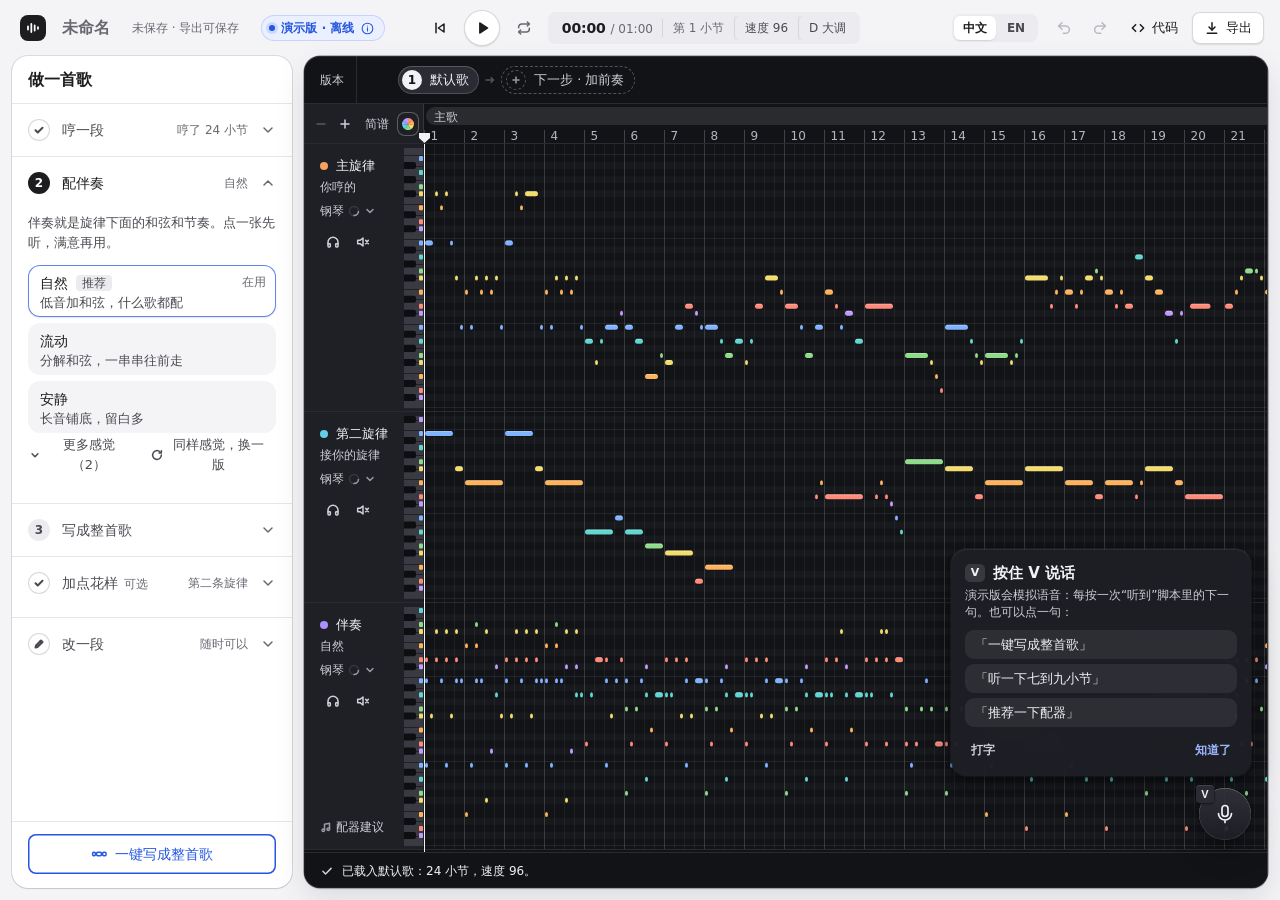
<file: earwego/index.html>
<!doctype html>
<!--
  EarWeGo 工作区原型（ui9）· 单文件，无框架，无网络请求。

  演示状态（只给评审用，普通打开时看不到）：
    · 网址带 #demo 或 #state=… 时，顶栏右侧才出现“演示”菜单，数字键 1–6 才生效：
        1 空状态   2 录音中   3 编辑   4 生成中   5 A·B 对比   6 代码展开
    · 直接打开某个状态：index.html#state=empty | rec | nomic | edit | gen | ab | code | fail | long

  其他快捷键（Mac 用 ⌘，其他系统用 Ctrl）：
    空格 播放/暂停 · R 空状态下开始哼唱 · ←/→ A/B 对比时切换 · Enter 用这一版 · Esc 保留原版/取消
    ⌘/Ctrl + / 打开或收起代码 · ⌘/Ctrl + Z 撤销 · ⇧⌘Z 或 Ctrl + Y 重做
    双击卷帘空白处加音 · 选中音符后 Delete 删除 · ⌘/Ctrl + 滚轮 横向缩放 · ? 快捷键一览

  设计说明见同目录 DESIGN.md。
-->
<html lang="zh-CN">
<head>
<meta name="robots" content="noindex, nofollow">
<script>if (/[?&]tour=1\b/.test(location.search)) document.documentElement.classList.add("ewg-tb");</script>
<style>html.ewg-tb, html.ewg-tb body{background:#121317} html.ewg-tb .app{visibility:hidden}</style>
<meta charset="utf-8">
<meta name="viewport" content="width=device-width, initial-scale=1">
<title>EarWeGo（演示版）</title>
<style>
/* ---------- 字体：拉丁字母和数字走 SF Pro / Inter，中文标点交给中文字体 ---------- */
@font-face{font-family:"EWG Latin";font-weight:400;src:local("SF Pro Text"),local("SFProText-Regular"),local("Inter"),local("Inter Regular"),local("Inter-Regular"),local("Segoe UI");unicode-range:U+0020-007E,U+00A0-00FF,U+2013,U+2190-2193,U+2212}
@font-face{font-family:"EWG Latin";font-weight:500;src:local("SF Pro Text Medium"),local("SFProText-Medium"),local("Inter Medium"),local("Inter-Medium"),local("Segoe UI Semibold");unicode-range:U+0020-007E,U+00A0-00FF,U+2013,U+2190-2193,U+2212}
@font-face{font-family:"EWG Latin";font-weight:600;src:local("SF Pro Text Semibold"),local("SFProText-Semibold"),local("Inter SemiBold"),local("Inter-SemiBold"),local("Segoe UI Semibold");unicode-range:U+0020-007E,U+00A0-00FF,U+2013,U+2190-2193,U+2212}

:root{
  /* 浅色框架 */
  --bg:#F4F4F6; --surface:#FFFFFF; --sunken:#ECECF0; --hover:#F2F2F5;
  --line:rgba(17,17,26,.10); --line-2:rgba(17,17,26,.16); --ctl:#8C8C96;
  --t1:#1D1D1F; --t2:#4A4A52; --t3:#686872; --t-dis:#8A8A93; --t-off:#B9B9C1;--fill:#F4F4F7; --fill-h:#ECECF0;
  --ac:#2456E0; --ac-h:#1D47C2; --ac-p:#183CA6; --ac-soft:#EAF0FF; --ac-line:rgba(36,86,224,.72); --rec:#FF383C;
  /* 深色舞台 */
  --s-bg:#121317; --s-surf:#1F2026; --s-raised:#2B2C33; --s-line:rgba(255,255,255,.10); --s-hi:rgba(255,255,255,.06);
  --st1:#F2F2F5; --st2:#CFCFD7; --st3:#9A9AA5; --s-focus:#9DB4FF; --warn:#FFE08A;
  /* 声部 */
  --mel:#F7A25E; --mel-t:#FFC38F; --sec:#62D0E4; --sec-t:#9BE3F0; --lh:#A98FFF; --lh-t:#D4C8FF;
  /* 形状 */
  --r-xs:4px; --r-sm:8px; --r-md:12px; --r-lg:16px; --r-pill:999px;
  --sh-1:0 .5px 1px hsl(230 20% 15% / .10), 0 1px 2px hsl(230 20% 15% / .06);
  --sh-2:0 1px 1px hsl(230 20% 15% / .05), 0 2px 4px hsl(230 20% 15% / .05), 0 6px 12px hsl(230 20% 15% / .06), 0 16px 32px hsl(230 20% 15% / .08);
  --sh-float:0 8px 24px hsl(230 30% 3% / .55), 0 2px 6px hsl(230 30% 3% / .35), inset 0 1px 0 rgba(255,255,255,.07);
  /* 动效 */
  --e-std:cubic-bezier(.2,0,0,1); --e-in:cubic-bezier(0,0,0,1); --e-out:cubic-bezier(.3,0,1,1);
  --d-fast:100ms; --d-base:160ms; --d-panel:240ms; --d-moment:360ms;
  /* 字体 */
  --font:"EWG Latin","PingFang SC","Noto Sans CJK SC","Noto Sans SC","Source Han Sans SC","Microsoft YaHei",-apple-system,BlinkMacSystemFont,system-ui,sans-serif;
  --mono:"SF Mono","JetBrains Mono",ui-monospace,Menlo,Consolas,"DejaVu Sans Mono","Noto Sans CJK SC",monospace;
  --rail-w:304px; --code-w:400px;
}
@media (max-width:1360px){ :root{ --rail-w:280px; --code-w:340px; } }

*{box-sizing:border-box}
html,body{margin:0;height:100%;overflow:hidden;background:var(--bg)}
body{font-family:var(--font);font-size:14px;line-height:22px;color:var(--t1);-webkit-font-smoothing:antialiased;-moz-osx-font-smoothing:grayscale;text-rendering:optimizeLegibility}
button,input{font:inherit;color:inherit}
button{cursor:pointer;border:0;background:none;padding:0;-webkit-tap-highlight-color:transparent}
button:disabled{cursor:default}
svg{display:block}
.num{font-variant-numeric:tabular-nums;letter-spacing:-.003em}
.ico{width:16px;height:16px;flex:none;fill:none;stroke:currentColor;stroke-width:1.5;stroke-linecap:round;stroke-linejoin:round}
.ico path,.ico rect,.ico circle{vector-effect:non-scaling-stroke}
.ico.fill{fill:currentColor;stroke:none}
.ico.i20{width:20px;height:20px}
.sr{position:absolute;width:1px;height:1px;overflow:hidden;clip:rect(0 0 0 0);white-space:nowrap}
:focus{outline:none}
:focus-visible{outline:2px solid var(--ac);outline-offset:2px}
.stage :focus-visible{outline-color:var(--s-focus)}

/* ---------- 应用骨架 ---------- */
.app{height:100vh;height:100dvh;display:flex;flex-direction:column;min-height:0}
.topbar{flex:none;height:56px;display:grid;grid-template-columns:1fr auto 1fr;align-items:center;padding:0 16px 0 20px;gap:16px}
.main{flex:1;min-height:0;display:grid;grid-template-columns:var(--rail-w) minmax(0,1fr);gap:12px;padding:0 12px 12px}

/* ---------- 顶栏 ---------- */
.tb-lead{display:flex;align-items:center;gap:12px;min-width:0}
.mark{width:26px;height:26px;border-radius:var(--r-sm);background:var(--t1);display:grid;place-items:center;flex:none}
.mark svg{width:16px;height:16px}
.title-in{font-size:16px;line-height:24px;font-weight:600;border:0;background:transparent;border-radius:var(--r-sm);padding:4px 8px;margin-left:-4px;width:12em;min-width:0;transition:background-color var(--d-fast) var(--e-std)}
.title-in:hover{background:var(--sunken)}
.title-in:focus-visible{outline-offset:0;background:var(--surface)}
.saved{font-size:12px;line-height:18px;color:var(--t3);white-space:nowrap}
.tb-center{display:flex;align-items:center;gap:8px}
.tb-trail{display:flex;align-items:center;justify-content:flex-end;gap:4px}
.gbtn{height:32px;min-width:32px;padding:0 10px;border-radius:var(--r-sm);display:inline-flex;align-items:center;justify-content:center;gap:6px;font-size:13px;line-height:20px;font-weight:500;color:var(--t1);transition:background-color var(--d-fast) var(--e-std),transform var(--d-fast) var(--e-std)}
.gbtn.icon{padding:0;width:32px}
.gbtn:hover{background:var(--sunken)}
.gbtn:active{transform:scale(.97)}
.gbtn[aria-pressed="true"]{background:var(--sunken)}
.gbtn:disabled{color:var(--t-dis);background:none;transform:none}
.gbtn.quiet{color:var(--t3)}
/* ui12：撤销 / 重做 能点 = 深色字（t1）；不能点 = 很浅的灰（t-off），一眼分得出来 */
.gbtn.icon:disabled{color:var(--t-off)}
/* ui12：循环按钮（像 iOS 音乐的“重复”）：关 = 安静的灰；开 = 蓝色 + 浅蓝底 */
.gbtn.tog{color:var(--t3);transition:background-color var(--d-base) var(--e-std),color var(--d-base) var(--e-std),transform var(--d-fast) var(--e-std)}
.gbtn.tog:hover{color:var(--t1)}
.gbtn.tog[aria-pressed="true"]{color:var(--ac);background:var(--ac-soft)}
.gbtn.tog[aria-pressed="true"]:hover{background:#DDE6FF;color:var(--ac-h)}
.gbtn.tog:disabled{color:var(--t-off);background:none}
.gbtn.tog[aria-pressed="true"]:disabled{color:var(--t-off);background:var(--sunken)}
.btn-2{height:32px;padding:0 12px;border-radius:var(--r-sm);display:inline-flex;align-items:center;gap:6px;font-size:13px;line-height:20px;font-weight:500;background:var(--surface);box-shadow:inset 0 0 0 1px var(--line-2),var(--sh-1);transition:background-color var(--d-fast) var(--e-std),transform var(--d-fast) var(--e-std)}
.btn-2:hover{background:var(--hover)}
.btn-2:active{transform:scale(.97)}
.btn-2:disabled{color:var(--t-dis);box-shadow:inset 0 0 0 1px var(--line);background:transparent;transform:none}
.playbtn{width:36px;height:36px;border-radius:50%;background:var(--surface);box-shadow:inset 0 0 0 1px var(--line-2),var(--sh-1);display:grid;place-items:center;color:var(--t1);transition:transform var(--d-fast) var(--e-std),background-color var(--d-fast) var(--e-std)}
.playbtn:hover{background:var(--hover)}
.playbtn:active{transform:scale(.96)}
.playbtn:disabled{color:var(--t-dis);box-shadow:inset 0 0 0 1px var(--line);transform:none;background:var(--surface)}
.lcd{height:32px;display:flex;align-items:center;border-radius:var(--r-sm);background:var(--sunken);padding:0 4px;font-size:12px;line-height:18px;color:var(--t3)}
.lcd > span{padding:0 10px;white-space:nowrap}
.lcd > span + span{box-shadow:-1px 0 0 var(--line)}
.lcd .time{color:var(--t1);font-size:14px;line-height:20px;font-weight:600;min-width:104px;letter-spacing:-.01em}
.lcd .time i{font-style:normal;color:var(--t3);font-weight:400;font-size:12px;letter-spacing:0}
.lcd.off{color:var(--t-dis)}
.lcd.off .time,.lcd.off .time i{color:var(--t-dis)}

/* ---------- 弹层菜单 ---------- */
.pop{position:fixed;z-index:50;min-width:220px;background:var(--surface);border-radius:var(--r-md);box-shadow:var(--sh-2),0 0 0 1px var(--line);padding:6px;opacity:0;transform:scale(.96);transform-origin:top right;pointer-events:none;transition:opacity var(--d-base) var(--e-out),transform var(--d-base) var(--e-out)}
.pop.on{opacity:1;transform:none;pointer-events:auto;transition-timing-function:var(--e-in)}
.pop-h{font-size:12px;line-height:18px;color:var(--t3);padding:6px 10px 4px}
.pop-i{width:100%;display:flex;align-items:center;gap:10px;padding:7px 10px;border-radius:var(--r-sm);text-align:left;font-size:14px;line-height:22px}
.pop-i:hover,.pop-i:focus-visible{background:var(--hover)}
.pop-i .ico{color:var(--t2)}
.pop-i b{font-weight:500;flex:1}
.pop-i small{font-size:12px;color:var(--t3)}
.pop-i kbd{font:500 12px/18px var(--font);color:var(--t3);min-width:20px;height:20px;border-radius:var(--r-xs);background:var(--sunken);display:inline-grid;place-items:center}
.pop-sep{height:1px;background:var(--line);margin:4px 6px}
/*NEXT1127*/ a.pop-i{color:inherit;text-decoration:none} .pop-i[aria-disabled="true"]{opacity:.45;cursor:default} .pop-i[aria-disabled="true"]:hover{background:none}

/* 舞台上的弹层（音色）：stage-raised 材质 */
.pop.dk{background:var(--s-raised);color:var(--st1);box-shadow:var(--sh-float),0 0 0 1px rgba(255,255,255,.10);transform-origin:top left;min-width:268px}
.pop.dk :focus-visible{outline-color:var(--s-focus)}
.pop.dk .pop-h{color:var(--st3)}
.pop.dk .pop-i:hover,.pop.dk .pop-i:focus-visible{background:rgba(255,255,255,.08)}
.pop.dk .pop-i small{color:var(--st3);white-space:nowrap;display:inline-flex;align-items:center;gap:4px}
.pop.dk .pop-i:hover small,.pop.dk .pop-i:focus-visible small{color:var(--st2)}
.pop.dk .pop-i .chk{width:14px;height:14px;color:var(--st1);visibility:hidden;flex:none}
.pop.dk .pop-i[aria-checked="true"] .chk{visibility:visible}
.pop.dk .pop-i b{white-space:nowrap}
.pop.dk .ring{width:12px;height:12px}
.inst-row{display:flex;align-items:center;gap:2px}
.inst-row .pop-i{flex:1;min-width:0}
.inst-row .pv{width:28px;height:28px;flex:none;color:var(--st3)}
.inst-row .pv:hover,.inst-row .pv:focus-visible{color:var(--st1)}
.inst-row .pv .ico{width:12px;height:12px}
.pop-foot{font-size:12px;line-height:18px;color:var(--st3);padding:6px 10px 4px;max-width:256px}
/* ui13（EWG13）：音色选择器 = 分组（推荐 + 7 组）+ 固定 6 行高的列表 + 来源说明 */
.pop.inst-pop{width:368px;min-width:0;padding:6px 6px 4px}
.inst-tabs{display:flex;gap:2px;padding:2px 4px 6px;border-bottom:1px solid rgba(255,255,255,.08);margin-bottom:4px}
.itab{position:relative;flex:1;height:26px;padding:0 4px;border-radius:var(--r-xs);font-size:12px;line-height:18px;font-weight:500;color:var(--st3);white-space:nowrap;transition:background-color var(--d-fast) var(--e-std),color var(--d-fast) var(--e-std)}
.itab:hover{color:var(--st1);background:rgba(255,255,255,.06)}
.itab[aria-selected="true"]{color:var(--st1);background:rgba(255,255,255,.12)}
.itab.has::after{content:'';position:absolute;left:50%;bottom:2px;width:4px;height:4px;margin-left:-2px;border-radius:999px;background:var(--st2)}
.inst-list{height:calc(6 * 36px);overflow:hidden}
.inst-list .pop-i{height:36px;padding:0 10px}
.inst-list .pop-i small{margin-left:auto}
.pop.dk .pop-i.alt b{text-decoration:underline dotted rgba(255,255,255,.45);text-underline-offset:3px}
.pop-foot.cred{max-width:none;border-top:1px solid rgba(255,255,255,.08);margin-top:4px;padding:6px 10px 4px}

/* ---------- 引导栏 ---------- */
.rail{min-height:0;display:flex;flex-direction:column;background:var(--surface);border-radius:var(--r-lg);box-shadow:var(--sh-1),0 0 0 1px var(--line);position:relative}
.rail-head{flex:none;height:48px;display:flex;align-items:center;justify-content:space-between;padding:0 16px;border-bottom:1px solid var(--line)}
.rail-head h2{margin:0;font-size:16px;line-height:24px;font-weight:600}
.rail-head span{font-size:12px;line-height:18px;color:var(--t3)}
.steps{flex:1;min-height:0;overflow-y:auto;overflow-x:hidden;overscroll-behavior:contain;scrollbar-width:thin}
.step{border-bottom:1px solid var(--line)}
.step:last-child{border-bottom:0}
.step-h{width:100%;height:44px;display:flex;align-items:center;gap:12px;padding:0 16px;text-align:left;transition:background-color var(--d-fast) var(--e-std)}
.step-h:hover{background:var(--hover)}
.step-n{width:22px;height:22px;border-radius:50%;flex:none;display:grid;place-items:center;font-size:12px;line-height:18px;font-weight:600;background:var(--sunken);color:var(--t2)}
.step-n .ico{width:12px;height:12px;stroke-width:2}
.step.is-done .step-n{background:transparent;box-shadow:inset 0 0 0 1px var(--line-2);color:var(--t2)}
.step.is-open .step-n{background:var(--t1);color:#fff;box-shadow:none}
.step-t{font-size:14px;line-height:22px;font-weight:400;color:var(--t2);flex:1;min-width:0;white-space:nowrap}
.step.is-open .step-t{font-weight:500;color:var(--t1)}
.step-s{font-size:12px;line-height:18px;color:var(--t3);white-space:nowrap;overflow:hidden;text-overflow:ellipsis;max-width:110px}
.step-h .chev{color:var(--t3);transition:transform var(--d-panel) var(--e-std)}
.step.is-open .step-h .chev{transform:rotate(180deg)}
.step.is-open .step-h:hover{background:transparent}
.step.is-dim .step-t{color:var(--t-dis)}
.step.is-dim .step-n{color:var(--t-dis)}
.step-b{padding:0 16px 16px 50px;display:none}
.step.is-open .step-b{display:block}   /* 展开和收起都是瞬时的（对称）；视觉评审 ⑨ */
.say{margin:0 0 12px;font-size:13px;line-height:20px;color:var(--t2)}
.say b{font-weight:500;color:var(--t1)}
.cap{font-size:12px;line-height:18px;color:var(--t3);margin:0}
.btn-1{width:100%;height:40px;border-radius:var(--r-sm);background:var(--ac);color:#fff;font-size:14px;line-height:22px;font-weight:500;display:flex;align-items:center;justify-content:center;gap:8px;transition:background-color var(--d-fast) var(--e-std),transform var(--d-fast) var(--e-std);box-shadow:0 1px 2px hsl(225 70% 30% / .25),inset 0 1px 0 rgba(255,255,255,.12)}
.btn-1:hover{background:var(--ac-h)}
.btn-1:active{background:var(--ac-p);transform:scale(.98)}
.btn-1.demoted{background:var(--surface);color:var(--t1);box-shadow:inset 0 0 0 1px var(--line-2),var(--sh-1)}
.btn-1.demoted:hover{background:var(--hover)}
.btn-1:disabled{background:var(--sunken);color:var(--t-dis);box-shadow:none;cursor:default;transform:none}
.btn-1.busy{background:var(--sunken);color:var(--t2);box-shadow:none;cursor:default;transform:none}
.ring{width:14px;height:14px;flex:none}
.ring circle{fill:none;stroke-width:2}
.ring .bgc{stroke:currentColor;opacity:.2}
.ring .fgc{stroke:currentColor;stroke-dasharray:38;stroke-dashoffset:28;transform-origin:center;animation:spin 1s linear infinite}
@keyframes spin{to{transform:rotate(360deg)}}
.row-btns{display:flex;gap:8px;flex-wrap:wrap}
.tidy-row{margin-top:8px}.linkrow.tidy-row{margin:-4px 0 8px -8px}   /*UI14*/

/* 风格卡 */
.sgrid{display:grid;grid-template-columns:minmax(0,1fr) minmax(0,1fr);gap:8px;margin-bottom:12px}
.scard{position:relative;height:56px;border-radius:var(--r-md);padding:8px 12px;text-align:left;background:var(--fill);box-shadow:none;display:flex;flex-direction:column;justify-content:center;transition:background-color var(--d-fast) var(--e-std),box-shadow var(--d-fast) var(--e-std),transform var(--d-fast) var(--e-std)}
.scard:hover{background:var(--fill-h)}
.scard:active{transform:scale(.98)}
.scard b{font-size:14px;line-height:20px;font-weight:500;display:flex;align-items:center;gap:8px}
.scard small{font-size:13px;line-height:20px;color:var(--t2);white-space:nowrap;overflow:hidden;text-overflow:ellipsis}
.scard[aria-checked="true"],.rcard[aria-checked="true"]{background:var(--surface);box-shadow:inset 0 0 0 1px var(--ac-line),var(--sh-1)}
.scard .using{position:absolute;top:8px;right:10px;font-size:12px;line-height:18px;color:var(--t3)}
.scard.again{box-shadow:inset 0 0 0 1px var(--line-2);background:transparent;border:0}
.scard.again b{color:var(--t1)}
.scard.again b .ico{color:var(--t2)}
.eq{display:inline-flex;gap:2px;align-items:flex-end;height:10px}
.eq i{width:2px;background:currentColor;border-radius:var(--r-pill);height:4px;animation:eq 900ms ease-in-out infinite}
.eq i:nth-child(2){animation-delay:-300ms}.eq i:nth-child(3){animation-delay:-600ms}
@keyframes eq{0%,100%{height:3px}50%{height:10px}}
.inuse{display:flex;align-items:center;gap:8px;font-size:13px;line-height:20px;color:var(--t2);height:40px}
.inuse .ico{color:var(--t3)}
.btn-row{display:flex;gap:8px;align-items:center}
.btn-row .btn-1{flex:1}
.tbtn{height:40px;padding:0 12px;border-radius:var(--r-sm);font-size:14px;line-height:22px;font-weight:500;color:var(--t2);display:inline-flex;align-items:center;gap:6px;flex:none;transition:background-color var(--d-fast) var(--e-std)}
.tbtn:hover{background:var(--hover);color:var(--t1)}

/* 单选卡（第二旋律 / 双手） */
.rcard{width:100%;display:flex;gap:12px;align-items:flex-start;text-align:left;padding:10px 12px;border-radius:var(--r-md);background:var(--fill);margin-bottom:6px;transition:background-color var(--d-fast) var(--e-std),box-shadow var(--d-fast) var(--e-std)}
.rcard:hover{background:var(--fill-h)}
.rdot{width:16px;height:16px;border-radius:50%;background:var(--surface);box-shadow:inset 0 0 0 1.5px var(--ctl);flex:none;margin-top:3px;display:grid;place-items:center}
.rcard[aria-checked="true"] .rdot{box-shadow:inset 0 0 0 5px var(--ac)}
.rcard b{display:block;font-size:14px;line-height:22px;font-weight:500}
.rcard small{display:block;font-size:13px;line-height:20px;color:var(--t2);margin-top:2px}
.rcard .tag{font-size:12px;color:var(--t3);font-weight:400;margin-left:6px}

/* 改法芯片 */
.chips{display:flex;flex-wrap:wrap;gap:6px;margin-bottom:10px}
.chip{flex:1 0 auto;height:32px;border-radius:var(--r-sm);font-size:13px;line-height:20px;font-weight:400;color:var(--t1);background:var(--fill);box-shadow:none;transition:background-color var(--d-fast) var(--e-std),box-shadow var(--d-fast) var(--e-std);white-space:nowrap;padding:0 10px}
.chip:hover{background:var(--fill-h)}
.chip[aria-checked="true"]{background:var(--surface);color:var(--t1);box-shadow:inset 0 0 0 1px rgba(17,17,26,.5),var(--sh-1)}
.field{width:100%;height:36px;border-radius:var(--r-sm);border:1px solid var(--ctl);padding:0 10px;font-size:13px;line-height:20px;background:var(--surface);margin-bottom:12px;transition:border-color var(--d-fast) var(--e-std)}
.field::placeholder{color:var(--t3)}
.field:focus-visible{outline:2px solid var(--ac);outline-offset:-1px;border-color:var(--ac)}

/* 段落行 */
.grow{width:100%;display:flex;align-items:center;gap:12px;padding:8px 10px;margin:0 -10px;width:calc(100% + 20px);border-radius:var(--r-sm);text-align:left;transition:background-color var(--d-fast) var(--e-std)}
.grow:hover{background:var(--hover)}
.grow:disabled{opacity:1}
.grow:disabled b{color:var(--t-dis)}
.grow:disabled:hover{background:none}
.grow > span{flex:1;min-width:0}
.grow b{display:block;font-size:14px;line-height:22px;font-weight:500}
.grow small{display:block;font-size:12px;line-height:18px;color:var(--t2)}
.grow em{font-style:normal;font-size:12px;line-height:18px;color:var(--t3);white-space:nowrap}

/* 一键成曲 */
.rail-foot{flex:none;padding:12px 16px 14px;border-top:1px solid var(--line);position:relative}
.btn-whole{width:100%;height:40px;border-radius:var(--r-sm);display:flex;align-items:center;justify-content:center;gap:8px;font-size:14px;line-height:22px;font-weight:500;color:var(--t1);background:var(--surface);box-shadow:inset 0 0 0 1px var(--line-2),var(--sh-1);transition:background-color var(--d-fast) var(--e-std),transform var(--d-fast) var(--e-std)}
.btn-whole .ico{color:var(--ac)}
.btn-whole:hover{background:var(--hover)}
.btn-whole.lead{color:var(--ac);box-shadow:inset 0 0 0 1.5px var(--ac)}
.btn-whole.lead:hover{background:var(--ac-soft)}
.btn-whole:active{transform:scale(.98)}
.btn-whole:disabled{color:var(--t-dis);box-shadow:inset 0 0 0 1px var(--line);background:var(--surface);transform:none}
.btn-whole:disabled .ico{color:var(--t-dis)}
.rail-foot .cap{margin-top:6px;text-align:center}
.confirm{position:absolute;left:12px;right:12px;bottom:calc(100% - 4px);background:var(--surface);border-radius:var(--r-md);box-shadow:var(--sh-2),0 0 0 1px var(--line);padding:16px;opacity:0;transform:translateY(4px) scale(.98);transform-origin:bottom center;pointer-events:none;transition:opacity var(--d-base) var(--e-out),transform var(--d-base) var(--e-out);z-index:5}
.confirm.on{opacity:1;transform:none;pointer-events:auto;transition-timing-function:var(--e-in)}
.confirm h3{margin:0 0 4px;font-size:14px;line-height:22px;font-weight:600}
.confirm p{margin:0 0 12px;font-size:13px;line-height:20px;color:var(--t2)}

/* ---------- 舞台 ---------- */
.stage{min-height:0;min-width:0;position:relative;display:flex;background:var(--s-bg);border-radius:var(--r-lg);color:var(--st1);box-shadow:0 0 0 .5px rgba(10,10,14,.5),0 1px 2px hsl(230 20% 10% / .12),0 12px 32px hsl(230 20% 10% / .10);overflow:hidden}
.stage::after{content:"";position:absolute;inset:0;border-radius:inherit;box-shadow:inset 0 1px 0 rgba(255,255,255,.07),inset 0 0 0 1px rgba(255,255,255,.04);pointer-events:none;z-index:9}
.stage-main{flex:1;min-width:0;display:flex;flex-direction:column;position:relative}

/* 版本时间线 */
.tl{flex:none;height:48px;display:flex;align-items:center;gap:12px;padding:0 12px 0 16px;border-bottom:1px solid var(--s-line)}
.tl-lab{font-size:12px;line-height:18px;color:var(--st2);flex:none;align-self:stretch;display:flex;align-items:center;padding-right:12px;box-shadow:1px 0 0 var(--s-line)}
.tl-track{flex:1;min-width:0;display:flex;align-items:center;gap:4px;overflow-x:auto;scrollbar-width:none;padding:4px 2px;--fl:0px;--fr:0px;-webkit-mask-image:linear-gradient(90deg,transparent 0,#000 var(--fl),#000 calc(100% - var(--fr)),transparent);mask-image:linear-gradient(90deg,transparent 0,#000 var(--fl),#000 calc(100% - var(--fr)),transparent)}
.tl-track.fl{--fl:32px}
.tl-track.fr{--fr:32px}
.tl-track::-webkit-scrollbar{display:none}
.tl-hint{flex:none;font-size:12px;line-height:18px;color:var(--st2)}
.vn{flex:none;height:28px;display:inline-flex;align-items:center;gap:8px;padding:0 10px 0 4px;border-radius:999px;font-size:13px;line-height:20px;font-weight:500;color:var(--st3);white-space:nowrap;position:relative;transition:background-color var(--d-fast) var(--e-std),color var(--d-fast) var(--e-std)}
.vn .vc{width:20px;height:20px;border-radius:50%;display:grid;place-items:center;font-size:12px;line-height:18px;font-weight:600;box-shadow:inset 0 0 0 1px rgba(255,255,255,.22);color:var(--st3)}
.vn:hover{background:rgba(255,255,255,.07);color:var(--st1)}
.vn.past .vc{box-shadow:inset 0 0 0 1px rgba(255,255,255,.16)}

.vn.cur{background:var(--s-raised);color:var(--st1);box-shadow:inset 0 0 0 1px rgba(255,255,255,.16),inset 0 1px 0 rgba(255,255,255,.06);opacity:1}
.vn.cur .vc{background:var(--st1);color:var(--s-bg);box-shadow:none}
.vn.view{background:rgba(255,255,255,.06);color:var(--st1);opacity:1;box-shadow:inset 0 0 0 1px rgba(242,242,245,.55)}
.vn.view .vc{color:var(--st1);box-shadow:inset 0 0 0 1.5px var(--st1)}
.vn .ab{font-size:11px;line-height:16px;font-weight:600;padding:0 5px;border-radius:var(--r-xs);background:rgba(255,255,255,.08);color:var(--st2);margin-left:-2px}
.vn.ghost{border:1px dashed rgba(255,255,255,.28);padding:0 10px 0 4px;color:var(--st2);background:transparent;opacity:1}
.vn.ghost .vc{box-shadow:none;border:1px dashed rgba(255,255,255,.3);color:var(--st3)}
.vn.ghost:hover{border-color:rgba(255,255,255,.5);color:var(--st1)}
.vn.landed{animation:land var(--d-moment) var(--e-std)}
@keyframes land{from{opacity:0;transform:translateX(-6px) scale(.96)}to{opacity:1;transform:none}}
.tl-arrow{flex:none;color:rgba(255,255,255,.28)}
.tl-arrow .ico{width:14px;height:14px}

/* 段落 + 小节标尺 */
.ruler-row{flex:none;height:40px;display:flex;border-bottom:1px solid var(--s-line);user-select:none;-webkit-user-select:none}
.ruler-lab{width:120px;flex:none;display:flex;flex-direction:column;justify-content:flex-end;padding:0 12px 3px 16px;font-size:12px;line-height:18px;color:var(--st3);box-shadow:inset -1px 0 0 var(--s-line);background:var(--s-surf)}
.ruler{flex:1;min-width:0;position:relative;cursor:col-resize}
.ruler svg{position:absolute;inset:0;width:100%;height:100%}
.ruler text{font-family:var(--font);font-variant-numeric:tabular-nums}

/* 声部泳道 */
.lanes{flex:1;min-height:0;position:relative;display:flex;flex-direction:column;overflow:hidden}
.lane{position:relative;display:flex;min-height:0;border-bottom:1px solid var(--s-line)}
.lane:last-of-type{border-bottom:0}
.lane-h{width:100px;flex:none;background:var(--s-surf);padding:12px 8px 10px 16px;display:flex;flex-direction:column;gap:2px;position:relative}
.lane-name{display:flex;align-items:center;gap:8px;font-size:13px;line-height:20px;font-weight:500;color:var(--st1);white-space:nowrap}
.lane-name i{width:8px;height:8px;border-radius:var(--r-pill);flex:none}
button.lane-name{margin-left:-6px;padding:0 6px;border-radius:var(--r-xs);text-align:left;max-width:calc(100% + 6px);transition:background-color var(--d-fast) var(--e-std)}
button.lane-name:hover,button.lane-name[aria-expanded="true"]{background:rgba(255,255,255,.08)}
.lane-inst{margin:2px 0 0 -6px;height:22px;padding:0 4px 0 6px;border-radius:var(--r-xs);display:inline-flex;align-items:center;gap:4px;align-self:flex-start;max-width:calc(100% + 6px);font-size:12px;line-height:18px;color:var(--st2);white-space:nowrap;transition:background-color var(--d-fast) var(--e-std),color var(--d-fast) var(--e-std)}
.lane-inst .nm{overflow:hidden;text-overflow:ellipsis}
.lane-inst .ico{width:12px;height:12px;color:var(--st3);flex:none}
.lane-inst .ring{width:12px;height:12px;color:var(--st3)}
.lane-inst:hover,.lane-inst[aria-expanded="true"]{background:rgba(255,255,255,.08);color:var(--st1)}
.lane-inst.fb .nm{text-decoration:underline dotted rgba(255,255,255,.45);text-underline-offset:3px}
.lane-h.tight .lane-sub{display:none}
.lane-sub{font-size:12px;line-height:18px;color:var(--st2);white-space:nowrap;overflow:hidden;text-overflow:ellipsis}
.lane-tools{display:flex;gap:4px;margin-top:6px}
.ib{width:26px;height:24px;border-radius:var(--r-sm);display:grid;place-items:center;color:var(--st2);transition:background-color var(--d-fast) var(--e-std),color var(--d-fast) var(--e-std)}
.ib:hover{background:rgba(255,255,255,.08);color:var(--st1)}
.ib[aria-pressed="true"]{background:var(--st1);color:var(--s-bg)}
.lane svg.roll{flex:1;min-width:0;height:100%;display:block;touch-action:none}
.lane.muted svg.roll .n{opacity:.25}
.lane.muted .lane-name{color:var(--st3)}
svg.roll .n{cursor:grab}
svg.roll .n.drag{cursor:grabbing}
svg.roll .n.lock{cursor:not-allowed}
.n-lab{font:600 12px/1 var(--font);fill:#17181C;pointer-events:none;font-variant-numeric:tabular-nums}

/* 叠加层 */
.ov{position:absolute;top:0;bottom:0;pointer-events:none}
.selbox{background:rgba(255,255,255,.07);box-shadow:inset 1px 0 0 rgba(255,255,255,.5),inset -1px 0 0 rgba(255,255,255,.5);z-index:2}
.genbox{z-index:3;overflow:hidden;background:rgba(255,255,255,.035);box-shadow:inset 0 2px 0 rgba(242,242,245,.45)}
.genbox::after{content:"";position:absolute;top:0;bottom:0;left:0;width:160px;background:linear-gradient(90deg,transparent,rgba(255,255,255,.06),transparent);transform:translateX(-160px);animation:sweep 1.8s linear infinite;will-change:transform}
@keyframes sweep{from{transform:translateX(-160px)}to{transform:translateX(var(--gw,600px))}}
.playhead{position:absolute;top:0;bottom:0;left:0;width:0;z-index:6;pointer-events:none;will-change:transform}
.playhead::before{content:"";position:absolute;top:0;bottom:0;left:0;width:1px;background:var(--st1)}
.ph-cap{position:absolute;top:0;left:0;width:0;height:100%;z-index:4;pointer-events:none;will-change:transform}
.ruler .ph-cap svg{position:absolute;inset:auto auto 0 -5px;width:11px;height:10px;overflow:visible}

/* 浮动条 */
.float{position:absolute;top:8px;z-index:8;display:flex;align-items:center;gap:4px;padding:4px;border-radius:999px;background:var(--s-raised);box-shadow:var(--sh-float),0 0 0 1px rgba(255,255,255,.10);white-space:nowrap;opacity:0;transform:translateY(-4px) scale(.96);pointer-events:none;transition:opacity var(--d-base) var(--e-out),transform var(--d-base) var(--e-out)}
.float.on{opacity:1;transform:none;pointer-events:auto;transition-timing-function:var(--e-in)}
.float.moment.on{transition-duration:var(--d-moment)}
.f-lab{font-size:13px;line-height:20px;color:var(--st2);padding:0 12px;height:32px;display:flex;align-items:center;gap:8px}
.f-lab b{color:var(--st1);font-weight:500}
.sbtn{height:32px;padding:0 12px;border-radius:999px;display:inline-flex;align-items:center;gap:6px;font-size:13px;line-height:20px;font-weight:500;color:var(--st1);transition:background-color var(--d-fast) var(--e-std),transform var(--d-fast) var(--e-std)}
.sbtn:hover{background:rgba(255,255,255,.09)}
.sbtn:active{transform:scale(.97)}
.sbtn.dim{color:var(--st2)}
.sbtn.icon{width:32px;padding:0;justify-content:center}
.sbtn-1{background:var(--st1);color:var(--s-bg)}
.sbtn-1:hover{background:#FFFFFF}
.seg{display:flex;padding:2px;border-radius:999px;background:rgba(0,0,0,.28);box-shadow:inset 0 0 0 1px rgba(255,255,255,.06)}
.seg button{height:28px;padding:0 12px;border-radius:999px;font-size:13px;line-height:20px;font-weight:500;color:var(--st2);display:inline-flex;align-items:center;gap:6px}
.seg button:hover{color:var(--st1)}
.seg button[aria-checked="true"]{background:rgba(255,255,255,.16);color:var(--st1);box-shadow:inset 0 1px 0 rgba(255,255,255,.08)}
.seg button .k{font-size:12px;font-weight:600;color:var(--st3)}
.seg button[aria-checked="true"] .k{color:var(--st1)}
.seg .wait{color:var(--st3)}
/* ui12：A/B 不止一轮时（原版 | A B | C D …）：芯片只写字母，每一轮之间一条细分隔线；太多就在条里横向滚动 */
.seg{flex:none;align-items:center}
.seg.scroll{overflow-x:auto;overflow-y:hidden;scrollbar-width:none;scroll-behavior:auto}
.seg.scroll::-webkit-scrollbar{display:none}
.seg.scroll button:focus-visible{outline-offset:-2px}
/* 滚动时“原版”钉在最左边（实底，字母从它下面滑过去），右边还有内容时渐隐 */
.seg.scroll [data-pick="0"]{position:sticky;left:0;z-index:1;background:#1F2025;box-shadow:6px 0 6px -4px rgba(0,0,0,.5)}
.seg.scroll [data-pick="0"]::before{content:"";position:absolute;top:-2px;bottom:-2px;left:-3px;right:50%;background:#1F2025;z-index:-1}
.seg.scroll [data-pick="0"][aria-checked="true"]{background:#43444A}
.seg.scroll.fr{-webkit-mask-image:linear-gradient(90deg,#000 calc(100% - 28px),transparent);mask-image:linear-gradient(90deg,#000 calc(100% - 28px),transparent)}
.seg button{flex:none}
.seg.many button{padding:0 10px;min-width:30px;justify-content:center}
.seg-div{flex:none;width:1px;height:14px;background:rgba(255,255,255,.14);margin:0 3px}
.seg-wait{flex:none;height:28px;display:inline-flex;align-items:center;gap:6px;padding:0 10px 0 8px;font-size:13px;line-height:20px;font-weight:500;color:var(--st3);letter-spacing:.06em}
.seg-wait .ring{width:12px;height:12px}
.f-err{display:inline-flex;align-items:center;gap:6px;height:32px;padding:0 4px 0 8px;font-size:12px;line-height:18px;color:var(--warn)}
.f-err .ico{width:14px;height:14px}
.sbtn[aria-disabled="true"]{color:var(--st3)}
.sbtn[aria-disabled="true"]:hover{background:none}
.fsep{width:1px;height:20px;background:rgba(255,255,255,.12);margin:0 4px}

/* 状态条 */
.status{flex:none;height:36px;display:flex;align-items:center;gap:16px;padding:0 12px 0 16px;border-top:1px solid var(--s-line);font-size:12px;line-height:18px;color:var(--st2);white-space:nowrap;overflow:hidden}
.status .grow1{flex:1;min-width:0;overflow:hidden;display:flex;align-items:center;gap:8px}
.status .grow1 > .tx{min-width:0;overflow:hidden;text-overflow:ellipsis}
.app.code-on .status .keys{display:none}
.status kbd{font:500 12px/16px var(--font);color:var(--st2);padding:0 5px;border-radius:var(--r-xs);box-shadow:inset 0 0 0 1px rgba(255,255,255,.18)}
.status .keys{display:flex;gap:12px;color:var(--st2);flex:none}
.status .keys span{display:flex;align-items:center;gap:6px}
.stg{display:flex;align-items:center;gap:6px;color:var(--st3)}
.stg .ico{width:12px;height:12px;stroke-width:2}
.stg.done{color:var(--st2)}
.stg.now{color:var(--st1);font-weight:500}
.stg.now::before{content:"";width:6px;height:6px;border-radius:50%;background:var(--st1);margin:0 3px}
.stg-sep{color:rgba(255,255,255,.22)}
.status .lnk{height:24px;padding:0 10px;border-radius:999px;color:var(--st1);font-size:12px;font-weight:500;box-shadow:inset 0 0 0 1px rgba(255,255,255,.2)}
.status .lnk:hover{background:rgba(255,255,255,.08)}
.status .msg{color:var(--st1)}
.status .msg .ico{color:var(--st2);width:14px;height:14px}

/* 空状态 / 录音 */
.ovl{position:absolute;top:48px;left:0;right:0;bottom:0;z-index:7;display:none;flex-direction:column;align-items:center;justify-content:center;text-align:center;background:rgba(18,19,23,.72);padding:0 24px 14vh}
.ovl > *{position:relative}
.app[data-mode="empty"] #emptyView,.app[data-mode="recording"] #recView,.app[data-mode="transcribing"] #recView,.app[data-mode="nomic"] #micView{display:flex}
.display{font-size:28px;line-height:36px;font-weight:600;margin:0;letter-spacing:0}
.lede{margin:12px 0 32px;font-size:14px;line-height:22px;color:var(--st2)}
.bigbtn{height:56px;padding:0 28px 0 22px;border-radius:999px;background:var(--st1);color:var(--s-bg);display:inline-flex;align-items:center;gap:12px;font-size:16px;line-height:24px;font-weight:600;box-shadow:0 1px 0 rgba(255,255,255,.4) inset,0 8px 24px rgba(0,0,0,.35);transition:transform var(--d-fast) var(--e-std),background-color var(--d-fast) var(--e-std)}
.bigbtn:hover{background:#fff}
.bigbtn:active{transform:scale(.97)}
.recdot{width:14px;height:14px;border-radius:50%;background:var(--rec);box-shadow:0 0 0 3px rgba(255,56,60,.18)}
.textbtn{margin-top:16px;height:32px;padding:0 12px;border-radius:999px;font-size:13px;line-height:20px;font-weight:500;color:var(--st2);transition:background-color var(--d-fast) var(--e-std),color var(--d-fast) var(--e-std)}
.textbtn:hover{color:var(--st1);background:rgba(255,255,255,.07)}
.hint-k{margin-top:24px;font-size:12px;line-height:18px;color:var(--st3)}
.hint-k kbd{font:500 12px/16px var(--font);color:var(--st2);padding:0 5px;border-radius:var(--r-xs);box-shadow:inset 0 0 0 1px rgba(255,255,255,.18);margin:0 2px}
.rec-top{display:flex;align-items:center;gap:10px;font-size:14px;line-height:22px;color:var(--st2)}
.rec-top .recdot{width:10px;height:10px;animation:recp 1.2s ease-in-out infinite}
@keyframes recp{0%,100%{opacity:1}50%{opacity:.35}}
.rec-time{font-size:28px;line-height:36px;font-weight:600;margin:4px 0 20px}
#wave{width:min(720px,76%);height:120px}
.rec-acts{display:flex;align-items:center;gap:8px;margin-top:28px}
.rec-acts .bigbtn{height:48px;font-size:14px;padding:0 24px 0 18px;gap:10px}
.stopsq{width:12px;height:12px;border-radius:var(--r-xs);background:var(--rec)}
.rec-note{margin-top:16px;font-size:12px;line-height:18px;color:var(--st3)}

/* 代码面板 */
.code{width:0;flex:none;background:var(--s-surf);border-left:1px solid var(--s-line);display:flex;flex-direction:column;overflow:hidden;transition:width var(--d-panel) var(--e-std)}
.app.code-on .code{width:var(--code-w)}
.code-in{width:var(--code-w);display:flex;flex-direction:column;height:100%;min-height:0}
.code-h{flex:none;height:48px;display:flex;align-items:center;gap:8px;padding:0 8px 0 16px;border-bottom:1px solid var(--s-line)}
.code-h h3{margin:0;font-size:14px;line-height:22px;font-weight:600}
.code-h span{font-size:12px;line-height:18px;color:var(--st2);flex:1}
.code-body{flex:1;min-height:0;overflow:auto;padding:12px 0 16px;font-family:var(--mono);font-size:13px;line-height:20px;tab-size:2;scrollbar-width:thin;scrollbar-color:rgba(255,255,255,.18) transparent}
.cl{display:flex;white-space:pre;padding-right:16px;min-width:max-content}
.cl .g{width:36px;flex:none;text-align:right;padding-right:12px;color:var(--st3);font-size:12px;font-variant-numeric:tabular-nums;user-select:none}
.cl.hl{background:rgba(255,255,255,.06)}
.cl.hl .g{color:var(--st1)}
.cblk{position:relative;margin:10px 0 4px}
.cblk::before{content:"";position:absolute;left:4px;top:2px;bottom:2px;width:3px;border-radius:var(--r-pill);background:var(--pc)}
.cblk.dim{opacity:.4}
.c-c{color:var(--st3)}
.c-h{color:var(--st2)}
.c-f{color:var(--st1)}
.c-p{color:var(--st3)}
.c-s{color:var(--st2)}
.c-w{color:var(--st3)}
.c-v{color:var(--st2)}
.code-foot{flex:none;padding:8px 12px 8px 16px;border-top:1px solid var(--s-line);font-size:12px;line-height:18px;color:var(--st2);display:flex;align-items:center;gap:8px}

/* 舞台内提示气泡 */
.tip{position:fixed;z-index:60;max-width:260px;padding:6px 10px;border-radius:var(--r-sm);background:#34353C;color:var(--st1);font-size:12px;line-height:18px;box-shadow:0 0 0 1px rgba(255,255,255,.12),0 6px 18px rgba(0,0,0,.28);pointer-events:none;opacity:0;transform:translateY(-2px);transition:opacity var(--d-base) var(--e-out),transform var(--d-base) var(--e-out)}
.tip.on{opacity:1;transform:none;transition-timing-function:var(--e-in)}
.tip b{font-weight:500}
.tip .sub{color:var(--st2)}
.tip.light{background:var(--surface);color:var(--t1);box-shadow:var(--sh-2),0 0 0 1px var(--line)}
.tip.light .sub{color:var(--t3)}
.tip.light b{color:var(--t1)}

/* 状态切换：空状态和录音时，框架控件降级 */
.app[data-mode="empty"] .saved,.app[data-mode="recording"] .saved,.app[data-mode="transcribing"] .saved,.app[data-mode="nomic"] .saved{visibility:hidden}
.app:not([data-mode="edit"]) .ruler-lab .zoom{visibility:hidden}

/* ---------- pass 1 新增：交互结构 ---------- */
[hidden]{display:none!important}
.title-in::placeholder{color:var(--t3);opacity:1}
/* LCD 里可以点的速度 / 调 */
.lcd .lk{height:24px;padding:0 10px;border-radius:var(--r-xs);color:var(--t2);font-size:12px;line-height:18px;white-space:nowrap;transition:background-color var(--d-fast) var(--e-std)}
.lcd .lk:hover{background:rgba(17,17,26,.07);color:var(--t1)}
.lcd .lk:disabled{color:var(--t-dis);background:none}
.lcd > .lk{margin:0 0 0 1px}
.lcd > .lk + .lk,.lcd > span + .lk{box-shadow:-1px 0 0 var(--line)}
/* 速度 / 调 弹层 */
.pop.tune{width:296px;padding:8px 12px 12px;transform-origin:top center}
.pop.tune .pop-h{padding-left:0;padding-right:0}
.tune-row{display:flex;align-items:center;gap:8px;padding:2px 0 0}
.tune-row input{width:72px;height:32px;border-radius:var(--r-sm);border:1px solid var(--ctl);text-align:center;font-size:14px;background:var(--surface)}
.tune-row input:focus-visible{outline:2px solid var(--ac);outline-offset:-1px}
.tune-row span{font-size:13px;color:var(--t2);flex:1}
.tune-say{margin:6px 0 10px;font-size:12px;line-height:18px;color:var(--t3)}
.keys-grid{display:grid;grid-template-columns:repeat(6,1fr);gap:4px}
.keys-grid button{height:30px;border-radius:var(--r-sm);font-size:13px;font-weight:500;box-shadow:inset 0 0 0 1px var(--line-2)}
.keys-grid button:hover{background:var(--hover)}
.keys-grid button[aria-checked="true"]{background:var(--t1);color:#fff;box-shadow:none}
.pop.keys-pop{width:320px;padding:8px 6px 10px}
.kl{display:flex;justify-content:space-between;gap:12px;padding:5px 10px;font-size:13px;line-height:20px;color:var(--t2)}
.kl kbd{font:500 12px/18px var(--font);color:var(--t1);padding:0 6px;border-radius:var(--r-xs);background:var(--sunken);white-space:nowrap}
/* 引导栏：编号步骤 + 不编号的工具行 */
.step-b{padding:4px 16px 16px 16px}
@media (min-height:820px){ .step-h{height:52px} .step-b{padding-bottom:24px} }
/* 展开卡的正文和控件共用一条左边线（16px），标题行自己带编号 */
.step:has(+ .step.tool){border-bottom:0}
.step.tool{border-top:1px solid var(--line);margin-top:8px}
.step.tool .step-n{background:transparent;box-shadow:inset 0 0 0 1px var(--line-2);color:var(--t2)}
.step.tool.is-open .step-n{background:var(--t1);color:#fff;box-shadow:none}
.step-opt{font-size:12px;line-height:18px;color:var(--t3);font-weight:400;margin-left:6px}
.lockcap{margin:8px 0 0;font-size:12px;line-height:18px;color:var(--t3)}
.sgrid{grid-template-columns:minmax(0,1fr);gap:6px;margin-bottom:8px}
.scard{height:52px}
.scard .rec{font-size:12px;line-height:16px;font-weight:500;color:var(--t2);padding:0 6px;border-radius:var(--r-xs);background:var(--sunken)}
.scard.is-locked,.rcard.is-locked{cursor:not-allowed}
.scard.is-locked b,.scard.is-locked small,.rcard.is-locked b,.rcard.is-locked small{color:var(--t-dis)}
.scard.is-locked:hover,.rcard.is-locked:hover{background:var(--fill)}
.linkrow{display:flex;gap:4px;margin:0 0 10px -8px}
.lbtn{height:28px;padding:0 8px;border-radius:var(--r-sm);display:inline-flex;align-items:center;gap:6px;font-size:13px;line-height:20px;font-weight:500;color:var(--t2);transition:background-color var(--d-fast) var(--e-std)}
.lbtn:hover{background:var(--hover);color:var(--t1)}
.lbtn:disabled{color:var(--t-dis);background:none}
.lbtn .ico{width:14px;height:14px}
.chips{display:grid;grid-template-columns:36px repeat(3,minmax(0,1fr));align-items:center;gap:6px;margin-bottom:6px}
.chips:last-child{margin-bottom:12px}
.chips-lab{font-size:12px;line-height:18px;color:var(--t3)}
.chip{padding:0 6px}
.grow.is-locked b{color:var(--t-dis)}
.btn-row .btn-2{height:40px;border-radius:var(--r-sm)}
/* 时间线：左右翻页按钮 */
.tl{gap:8px}
.tl-nav{flex:none;width:24px;height:28px;border-radius:var(--r-sm);display:grid;place-items:center;color:var(--st2);visibility:hidden}
.tl-nav.on{visibility:visible}
.tl-nav:hover{background:rgba(255,255,255,.08);color:var(--st1)}
.tl-nav .ico{width:14px;height:14px}
.vn .ab{font-size:12px;line-height:16px;font-weight:500;padding:0 6px}
.vn.view .ab.on{background:var(--st1);color:var(--s-bg)}
.vn.ghost .vc .ico{width:12px;height:12px}
/* 缩放（标尺左边的角块） */
.ruler-lab{flex-direction:row;align-items:center;justify-content:flex-start;gap:2px;padding:0 8px 0 12px}
.zoom{display:flex;align-items:center;gap:2px}
.zoom .ib{width:28px}
.ruler-lab{justify-content:space-between}
.ib.jp{width:auto;padding:0 4px;font-size:12px;line-height:18px;font-weight:500;white-space:nowrap;flex:none}
/*V2*/ .ruler-lab{padding:0 5px 0 6px}.zoom .ib{width:22px}.ib.nc{width:22px;padding:0}.ib.nc svg{width:14px;height:14px;display:block}.ib.nc[aria-pressed="true"]{background:transparent;box-shadow:inset 0 0 0 1px rgba(255,255,255,.28)}
.app:not([data-mode="edit"]) .ruler-lab .nc{visibility:hidden}
.pc-leg{display:inline-flex;align-items:center;gap:3px;margin-right:12px}.pc-leg i{width:16px;height:16px;border-radius:999px;display:grid;place-items:center;font:600 10px/1 var(--font);font-style:normal;color:#17181C}.pc-leg-t{margin-left:6px;font-size:12px;color:var(--st3)}
.n-ring{fill:none;stroke:#F2F2F5;stroke-width:1.5}.n-ring2{fill:none;stroke:rgba(242,242,245,.35);stroke-width:4}
.v2-cnt{display:inline-grid;place-items:center;min-width:22px;height:22px;border-radius:999px;background:#F2F2F5;color:#121317;font:700 13px/1 var(--font);margin-left:6px}
.app:not([data-mode="edit"]) .ruler-lab .jp{visibility:hidden}
.zoom .ib:disabled{color:rgba(255,255,255,.25);background:none;cursor:default}
.ruler{cursor:col-resize}
/* 状态条：一次性提示 */
.status .tipx{height:24px;padding:0 10px;border-radius:999px;color:var(--st1);font-size:12px;font-weight:500;box-shadow:inset 0 0 0 1px rgba(255,255,255,.2);flex:none}
.status .tipx:hover{background:rgba(255,255,255,.08)}
.status .keys .lnk2{color:var(--st2);font-size:12px;border-radius:var(--r-xs);padding:0 4px}
.status .keys .lnk2:hover{color:var(--st1);background:rgba(255,255,255,.08)}
/* 浮动条：放在 stage-main 下，切换 A/B 时不重建 */
.float.compact .sbtn .lbl{display:none}
.float.compact .sbtn.has-ico{width:32px;padding:0;justify-content:center}
.float .f-lab .recdot{width:8px;height:8px}
/* 代码面板：不动画 width */
.code{transition:none}
.app.code-anim .code-in{animation:codeIn var(--d-panel) var(--e-std)}
.app.code-anim .lanes,.app.code-anim .ruler{animation:fadeIn 160ms var(--e-in)}
@keyframes codeIn{from{opacity:0;transform:translateX(16px)}to{opacity:1;transform:none}}
@keyframes fadeIn{from{opacity:.6}to{opacity:1}}
.code-h{gap:4px}
.code-h h3{flex:1 0 auto;white-space:nowrap}
.code-h .sbtn{white-space:nowrap;flex:none}
@media (max-width:1360px){ .code-h #btnCopy .ico{display:none} .code-h .sbtn{padding:0 8px} }
a.sbtn{text-decoration:none}
.cl.chg .g{color:var(--st1)}
.cl.chg .g::before{content:"";display:inline-block;width:4px;height:4px;border-radius:50%;background:var(--st1);margin-right:5px;vertical-align:middle}
/* 录音提示 */
.rec-note.warn{color:var(--st1)}
#micView .lede{max-width:520px}
.ovl .row-acts{display:flex;align-items:center;gap:8px}

/* ui15（UI15）：配器建议、双手时的加厚音、换个演奏方式 */
.lane-orch{margin:auto 0 0 -6px;height:24px;padding:0 6px;border-radius:var(--r-xs);display:inline-flex;align-items:center;gap:4px;align-self:flex-start;font-size:12px;line-height:18px;color:var(--st2);white-space:nowrap;transition:background-color var(--d-fast) var(--e-std),color var(--d-fast) var(--e-std)}
.lane-orch .ico{width:12px;height:12px;color:var(--st3);flex:none}
.lane-orch:hover,.lane-orch[aria-expanded="true"]{background:rgba(255,255,255,.08);color:var(--st1)}
.lane-orch:hover .ico,.lane-orch[aria-expanded="true"] .ico{color:var(--st2)}
.lane-lg{display:flex;flex-direction:column;font-size:12px;line-height:16px;color:var(--st2);white-space:nowrap}
.lane-lg span{display:flex;align-items:center;gap:5px}
.lane-lg i{width:10px;height:7px;border-radius:2px;flex:none;background:#F7A25E}
.lane-lg i.in{background:#5C4636;box-shadow:inset 0 0 0 1px #F7A25E}
.lane-h.tight .lane-lg{display:none}
.pop.orch-pop{width:432px;min-width:0;padding:6px 6px 8px}
.orch-h{display:flex;align-items:baseline;gap:8px;padding:6px 10px 8px;min-width:0}
.orch-h b{font-size:13px;line-height:20px;font-weight:500;color:var(--st1);flex:none}
.orch-h span{font-size:12px;line-height:18px;color:var(--st3);white-space:nowrap;overflow:hidden;text-overflow:ellipsis;min-width:0}
.orch-body{height:282px;overflow:hidden}
.orch-body.more{overflow-y:auto;overscroll-behavior:contain}
.ocard{position:relative;height:90px;margin-bottom:6px;padding:7px 44px 7px 10px;border-radius:var(--r-md);cursor:pointer;transition:background-color var(--d-fast) var(--e-std)}
.ocard:last-child{margin-bottom:0}
.ocard:hover{background:rgba(255,255,255,.06)}
.ocard[aria-checked="true"]{background:rgba(255,255,255,.10);box-shadow:inset 0 0 0 1px rgba(255,255,255,.24)}
.ocard:focus-visible{outline:2px solid var(--s-focus);outline-offset:-2px}
.ocard .nm{display:flex;align-items:center;gap:6px;font-size:14px;line-height:22px;font-weight:500;color:var(--st1)}
.ocard .nm small{font-size:12px;line-height:18px;font-weight:400;color:var(--st3)}
.o-ins{display:flex;gap:12px;font-size:12px;line-height:18px;color:var(--st2);white-space:nowrap;overflow:hidden}
.o-ins span{display:inline-flex;align-items:center;gap:5px}
.o-ins i{width:6px;height:6px;border-radius:999px;flex:none}
.o-ins .no{color:var(--st3)}
.ocard .why{margin-top:2px;font-size:12px;line-height:18px;color:var(--st3);display:-webkit-box;-webkit-line-clamp:2;-webkit-box-orient:vertical;overflow:hidden}
.ocard[aria-checked="true"] .why,.ocard:hover .why{color:var(--st2)}
.ocard .pv{position:absolute;right:8px;top:8px;width:28px;height:28px}
.ocard .pv .ico{width:12px;height:12px}
.ocard .pv .ring{width:14px;height:14px}
.ogrid{display:grid;grid-template-columns:1fr 1fr;gap:4px}
.oitem{height:44px;padding:4px 10px;border-radius:var(--r-sm);cursor:pointer;min-width:0;transition:background-color var(--d-fast) var(--e-std)}
.oitem:hover{background:rgba(255,255,255,.06)}
.oitem[aria-checked="true"]{background:rgba(255,255,255,.10);box-shadow:inset 0 0 0 1px rgba(255,255,255,.24)}
.oitem:focus-visible{outline:2px solid var(--s-focus);outline-offset:-2px}
.oitem b{display:block;font-size:13px;line-height:18px;font-weight:500;color:var(--st1);white-space:nowrap}
.oitem b small{margin-left:4px;font-size:12px;font-weight:400;color:var(--st3)}
.oitem span{display:block;font-size:12px;line-height:18px;color:var(--st3);white-space:nowrap;overflow:hidden;text-overflow:ellipsis}
.oitem[aria-disabled="true"]{cursor:default}
.oitem[aria-disabled="true"] b{color:var(--st3)}
.oitem[aria-disabled="true"]:hover{background:none}
.orch-f{display:flex;align-items:center;gap:6px;margin-top:6px;padding:8px 4px 0 2px;border-top:1px solid rgba(255,255,255,.08)}
.orch-f .grow{flex:1}
.orch-f .lnk3{height:32px;padding:0 10px;border-radius:999px;font-size:13px;line-height:20px;font-weight:500;color:var(--st2);transition:background-color var(--d-fast) var(--e-std),color var(--d-fast) var(--e-std)}
.orch-f .lnk3:hover{background:rgba(255,255,255,.08);color:var(--st1)}
.sbtn.sbtn-1[aria-disabled="true"]{background:rgba(255,255,255,.12);color:var(--st3)}
.sbtn.sbtn-1[aria-disabled="true"]:hover{background:rgba(255,255,255,.12)}
.sbtn.ol{box-shadow:inset 0 0 0 1px rgba(255,255,255,.30)}
.idiom-card{position:absolute;right:16px;top:8px;z-index:6;max-width:360px;padding:10px 12px 10px 14px;border-radius:var(--r-md);background:var(--s-raised);color:var(--st1);font-size:13px;line-height:20px;box-shadow:var(--sh-float),0 0 0 1px rgba(255,255,255,.10);animation:idIn 160ms var(--e-in) both}
.idiom-card .row{display:flex;justify-content:flex-end;gap:6px;margin-top:8px}
.idiom-card .sbtn{height:28px}
@keyframes idIn{from{opacity:0;transform:translateY(4px)}to{opacity:1;transform:none}}

@media (prefers-reduced-motion:reduce){
  *,*::before,*::after{animation-duration:1ms!important;animation-iteration-count:1!important;transition-property:opacity!important;transition-duration:120ms!important}
  .genbox::after{animation:none;display:none}
  .rec-top .recdot{animation:none}
  .ring .fgc{animation:none;stroke-dashoffset:10}
  .eq i{animation:none;height:6px}
  .app.code-on .code,.code{transition:none}
  .gbtn.tog{transition:none}
  .idiom-card{animation:none}   /*UI15*/
}
</style>
</head>
<body>
<div class="app" id="app" data-mode="edit">

  <header class="topbar">
    <div class="tb-lead">
      <div class="mark" aria-hidden="true"><svg viewBox="0 0 16 16"><path d="M3 9.5v-3M6.33 12V4M9.67 10.5v-5M13 8.75v-1.5" stroke="#fff" stroke-width="1.8" stroke-linecap="round" fill="none"/></svg></div>
      <label class="sr" for="title">歌名</label>
      <input id="title" class="title-in" value="" placeholder="未命名" maxlength="15" spellcheck="false">
      <span class="saved" id="saved" data-tip="这个原型不会自动保存，刷新页面会清空。导出 MIDI 或代码可以把歌留下来。">未保存 · 导出可保存</span>
    </div>
    <div class="tb-center" role="group" aria-label="播放">
      <button class="gbtn icon" id="btnRew" data-tip="回到开头"><svg class="ico" viewBox="0 0 24 24"><path d="M6 5v14"/><path d="M18 6l-8.5 6L18 18z"/></svg><span class="sr">回到开头</span></button>
      <button class="playbtn" id="btnPlay" data-tip="播放 <b>空格</b>"><svg class="ico fill i20" viewBox="0 0 24 24" id="playIco"><path d="M8.5 5.8v12.4c0 .6.7 1 1.2.7l9.6-6.2c.5-.3.5-1 0-1.3L9.7 5.1c-.5-.3-1.2 0-1.2.7z"/></svg><span class="sr" id="playLbl">播放</span></button>
      <button class="gbtn icon tog" id="btnLoop" aria-pressed="false" data-tip="循环播放 <b>L</b>"><svg class="ico" viewBox="0 0 24 24"><path d="M17 3l3 3-3 3"/><path d="M4 11.5v-1A4.5 4.5 0 018.5 6H20"/><path d="M7 21l-3-3 3-3"/><path d="M20 12.5v1a4.5 4.5 0 01-4.5 4.5H4"/></svg><span class="sr">循环播放</span></button>
      <div class="lcd num" id="lcd"><span class="time" id="lcdTime">00:00 <i>/ 00:00</i></span><span id="lcdBar">第 1 小节</span><button class="lk" id="lcdTempo" aria-haspopup="dialog">速度 96</button><button class="lk" id="lcdKey" aria-haspopup="dialog">D 大调</button></div>
    </div>
    <div class="tb-trail">
      <button class="gbtn icon" id="btnUndo"><svg class="ico" viewBox="0 0 24 24"><path d="M9 14L4 9l5-5"/><path d="M4 9h10.5a5.5 5.5 0 010 11H11"/></svg><span class="sr">撤销</span></button>
      <button class="gbtn icon" id="btnRedo"><svg class="ico" viewBox="0 0 24 24"><path d="M15 14l5-5-5-5"/><path d="M20 9H9.5a5.5 5.5 0 000 11H13"/></svg><span class="sr">重做</span></button>
      <button class="gbtn" id="btnCode" aria-pressed="false"><svg class="ico" viewBox="0 0 24 24"><path d="M8.5 7L3.5 12l5 5"/><path d="M15.5 7l5 5-5 5"/></svg>代码</button>
      <button class="btn-2" id="btnExport" aria-haspopup="menu"><svg class="ico" viewBox="0 0 24 24"><path d="M12 4v11"/><path d="M7.5 10.5L12 15l4.5-4.5"/><path d="M5 20h14"/></svg>导出</button>
      <button class="gbtn quiet" id="btnDemo" aria-haspopup="menu" hidden data-tip="评审用：切换演示状态（数字键 1–6）"><svg class="ico" viewBox="0 0 24 24"><path d="M4 7h9M17 7h3M4 17h3M11 17h9"/><circle cx="15" cy="7" r="2"/><circle cx="9" cy="17" r="2"/></svg>演示</button>
    </div>
  </header>

  <main class="main">
    <aside class="rail" aria-label="做一首歌">
      <div class="rail-head"><h2>做一首歌</h2></div>
      <div class="steps" id="steps"></div>
      <div class="rail-foot" id="railFoot">
        <div class="confirm" id="confirm" role="dialog" aria-labelledby="cfT">
          <h3 id="cfT">一键写成整首歌</h3>
          <p id="cfP">会自动加上前奏、副歌和尾声。你现在的版本会保留。</p>
          <div class="btn-row"><button class="tbtn" id="cfNo">先不用</button><button class="btn-1" id="cfYes">开始写</button></div>
        </div>
        <button class="btn-whole" id="btnWhole" data-tip="不想一步步选？自动补齐前奏、副歌和尾声，现在的版本会留着。"><svg class="ico" viewBox="0 0 24 24"><rect x="2.5" y="9.25" width="4" height="5.5" rx="1.5"/><rect x="8.5" y="9.25" width="7" height="5.5" rx="1.5"/><rect x="17.5" y="9.25" width="5" height="5.5" rx="1.5"/></svg><span id="wholeLbl">一键写成整首歌</span></button>
      </div>
    </aside>

    <section class="stage" id="stage" aria-label="乐谱舞台">
      <div class="stage-main">
        <div class="tl" id="tl">
          <span class="tl-lab">版本</span>
          <button class="tl-nav" id="tlPrev" data-tip="往前看"><svg class="ico" viewBox="0 0 24 24"><path d="M15 6l-6 6 6 6"/></svg><span class="sr">往前看</span></button>
          <div class="tl-track" id="tlTrack"></div>
          <button class="tl-nav" id="tlNext" data-tip="往后看"><svg class="ico" viewBox="0 0 24 24"><path d="M9 6l6 6-6 6"/></svg><span class="sr">往后看</span></button>
        </div>
        <div class="ruler-row">
          <div class="ruler-lab"><div class="zoom" role="group" aria-label="横向缩放"><button class="ib" id="zOut"><svg class="ico" viewBox="0 0 24 24"><path d="M6 12h12"/></svg><span class="sr">缩小</span></button><button class="ib" id="zIn"><svg class="ico" viewBox="0 0 24 24"><path d="M6 12h12M12 6v12"/></svg><span class="sr">放大</span></button></div><button class="ib jp" id="btnJp" aria-pressed="false">简谱</button><button class="ib nc" id="btnNc" aria-pressed="true" aria-label="音符颜色：按音高（点一下换成单色）"><svg viewBox="0 0 14 14" aria-hidden="true"><g id="ncPie"></g></svg></button></div>
          <div class="ruler" id="ruler" aria-label="小节标尺：拖动可以选中几小节"></div>
        </div>
        <div class="lanes" id="lanes"></div>
        <div class="status" id="status"></div>
        <div class="float" id="float"></div>

        <div class="ovl" id="emptyView">
          <h1 class="display">哼一段你脑子里的旋律</h1>
          <p class="lede">哼 10–15 秒，不用唱准。接下来可以配上伴奏，写成一首完整的歌。</p>
          <button class="bigbtn" id="btnRec" data-tip="按 <b>R</b> 也可以开始"><span class="recdot"></span>开始哼唱</button>
          <button class="textbtn" id="btnSample">没有麦克风？用示例旋律试试</button>
          <button class="textbtn" id="btnSampleNs" style="margin-top:2px">或者用一段真实的哼唱（3 小节）</button>
        </div>
        <div class="ovl" id="micView">
          <h1 class="display" id="micT">没拿到麦克风</h1>
          <p class="lede" id="micL">浏览器没有允许使用麦克风。点地址栏左边的图标，允许麦克风以后再试一次；也可以先用示例旋律，把整个流程走一遍。</p>
          <div class="row-acts">
            <button class="textbtn" id="micBack" style="margin:0" hidden>返回</button>
            <button class="textbtn" id="micRetry" style="margin:0">再试一次</button>
            <button class="textbtn" id="micSampleNs" style="margin:0">用真实哼唱</button>
            <button class="bigbtn" id="micSample">用示例旋律</button>
          </div>
        </div>
        <div class="ovl" id="recView">
          <div class="rec-top" id="recTop"><span class="recdot"></span><span id="recLbl">正在听</span></div>
          <div class="rec-time num" id="recTime">0:00</div>
          <canvas id="wave" aria-label="实时波形"></canvas>
          <div class="rec-acts" id="recActs">
            <button class="textbtn" id="recCancel" style="margin:0">取消</button>
            <button class="bigbtn" id="recDone"><span class="stopsq"></span>好了</button>
            <button class="textbtn" id="recAgain" style="margin:0">重来</button>
          </div>
          <p class="rec-note" id="recNote">哼“嗯”或“啦”都可以，不用唱词。</p>
        </div>
      </div>
      <aside class="code" id="code" aria-label="Strudel 代码">
        <div class="code-in">
          <div class="code-h"><h3>代码</h3>
            <button class="sbtn dim" id="btnCopy" data-tip="复制全部 Strudel 代码"><svg class="ico" viewBox="0 0 24 24"><rect x="9" y="9" width="11" height="11" rx="2"/><path d="M15 9V6a2 2 0 00-2-2H6a2 2 0 00-2 2v7a2 2 0 002 2h3"/></svg>复制代码</button>
            <a class="sbtn dim" id="btnStrudel" href="https://strudel.cc/" target="_blank" rel="noopener" data-tip="在新标签页打开 strudel.cc，代码已经带过去，可以直接改、直接运行">在 Strudel 中打开<svg class="ico" viewBox="0 0 24 24"><path d="M9 6h9v9M18 6L7 17"/></svg></a>
            <button class="sbtn icon dim" id="btnCodeX" data-tip="收起代码"><svg class="ico" viewBox="0 0 24 24"><path d="M6 6l12 12M18 6L6 18"/></svg><span class="sr">收起代码</span></button>
          </div>
          <div class="code-body" id="codeBody"></div>
          <div class="code-foot" id="codeFoot">Strudel · 和卷帘是同一份乐谱。这里只读，想改代码请在 Strudel 中打开。</div>
        </div>
      </aside>
    </section>
  </main>
</div>

<div class="pop" id="popExport" role="menu" aria-label="导出">
  <div class="pop-h">导出这一版</div>
  <button class="pop-i" role="menuitem" data-ex="mp3"><svg class="ico" viewBox="0 0 24 24"><path d="M4 12h2M8 8v8M12 5v14M16 9v6M20 11v2"/></svg><b>音频 MP3</b><small>文件小，发手机</small></button>
  <button class="pop-i" role="menuitem" data-ex="wav"><svg class="ico" viewBox="0 0 24 24"><path d="M4 12h2M8 8v8M12 5v14M16 9v6M20 11v2"/></svg><b>音频 WAV</b><small>无损</small></button>
  <button class="pop-i" role="menuitem" data-ex="mid"><svg class="ico" viewBox="0 0 24 24"><rect x="3.5" y="5" width="17" height="14" rx="2"/><path d="M8 5v8M12 5v8M16 5v8"/></svg><b>MIDI 文件</b><small>可在库乐队里打开</small></button>
  <div class="pop-sep" role="separator"></div>
  <button class="pop-i" role="menuitem" data-ex="copy"><svg class="ico" viewBox="0 0 24 24"><rect x="9" y="9" width="11" height="11" rx="2"/><path d="M15 9V6a2 2 0 00-2-2H6a2 2 0 00-2 2v7a2 2 0 002 2h3"/></svg><b>复制 Strudel 代码</b><small>粘到 strudel.cc</small></button>
  <a class="pop-i" role="menuitem" data-ex="strudel" href="https://strudel.cc/" target="_blank" rel="noopener"><svg class="ico" viewBox="0 0 24 24"><path d="M9 6h9v9M18 6L7 17"/></svg><b>在 Strudel 打开</b><small>链接能发给别人</small></a>
  <button class="pop-i" role="menuitem" data-ex="code"><svg class="ico" viewBox="0 0 24 24"><path d="M8.5 7L3.5 12l5 5"/><path d="M15.5 7l5 5-5 5"/></svg><b>Strudel 代码文件</b><small>.js</small></button>
</div>
<div class="pop" id="popDemo" role="menu" aria-label="演示状态">
  <div class="pop-h">演示状态（评审用）</div>
  <button class="pop-i" role="menuitem" data-demo="empty"><b>空状态</b><kbd>1</kbd></button>
  <button class="pop-i" role="menuitem" data-demo="rec"><b>录音中</b><kbd>2</kbd></button>
  <button class="pop-i" role="menuitem" data-demo="edit"><b>编辑</b><kbd>3</kbd></button>
  <button class="pop-i" role="menuitem" data-demo="gen"><b>生成中</b><kbd>4</kbd></button>
  <button class="pop-i" role="menuitem" data-demo="ab"><b>A·B 对比</b><kbd>5</kbd></button>
  <button class="pop-i" role="menuitem" data-demo="code"><b>代码展开</b><kbd>6</kbd></button>
  <div class="pop-sep"></div>
  <button class="pop-i" role="menuitem" data-demo="nomic"><b>没拿到麦克风</b></button>
  <button class="pop-i" role="menuitem" data-demo="fail"><b>生成失败</b></button>
  <button class="pop-i" role="menuitem" data-demo="failnext"><b>让下一次生成失败</b></button>
  <button class="pop-i" role="menuitem" data-demo="long"><b>长歌（56 小节）</b></button>
</div>
<div class="pop tune" id="popTune" role="dialog" aria-label="速度和调">
  <div class="pop-h">速度</div>
  <div class="tune-row"><button class="btn-2" id="tDown" aria-label="慢一点">−</button><input id="tVal" class="num" type="number" min="50" max="180" step="1" aria-label="每分钟拍数"><button class="btn-2" id="tUp" aria-label="快一点">+</button><span>拍 / 分钟</span></div>
  <p class="tune-say">数字越大越快。</p>
  <div class="pop-h" style="padding-left:0">调</div>
  <div class="keys-grid" id="keyGrid" role="radiogroup" aria-label="调"></div>
  <p class="tune-say">整首歌一起变高或变低，旋律的样子不变。一般不用改。</p>
  <div class="btn-row"><button class="tbtn" id="tCancel">取消</button><button class="btn-1" id="tOk">改好了</button></div>
</div>
<div class="pop keys-pop" id="popKeys" role="dialog" aria-label="快捷键">
  <div class="pop-h">快捷键</div>
  <div id="keysList"></div>
</div>
<div class="pop dk inst-pop" id="popInst" role="menu" aria-label="音色"></div>
<div class="pop dk orch-pop" id="popOrch" role="dialog" aria-label="配器建议"></div>
<div class="tip" id="tip" role="tooltip"></div>

<!--EWG13:ENGINE--><script>/* EarWeGo ui13 · engine.js sound13-2-ui13（inline13.py 内嵌，原文件 code/omni/ui10/engine.js） */
/* EarWeGo sound13 · 播放引擎（独立模块，不依赖页面）
   ---------------------------------------------------------------------------
   用法（浏览器）：
     <script src="engine.js"> 标签（或者内嵌）
     const eng = EWGSound.init(ctx, {table, base:'/samples/'});   // table = instruments.json 的内容
     await eng.load(['piano', 'violin']);                         // 先载入用到的音色（也可以不等：没载好时用钢琴，再没有就静音）
     eng.voice('mel', 'violin', t, 74, 0.5, 0.8);                 // 声部, 音色 id, 开始时间(秒), MIDI, 时值(秒), 力度 0–1
     → 返回 {t, end, stop(at)}：stop 在 12ms 内收掉，没开始的直接作废
   离线渲染 / WAV 导出：
     const buf = await EWGSound.render({table, base, notes:[{part, inst, t, midi, dur, vel}], tail:2.5});
     const wav = EWGSound.toWav(buf);                             // ArrayBuffer（16 位 PCM，立体声）
   Node：module.exports 同样的对象（只有 parseFont / toWav / makeHallIR 等纯函数能在没有 WebAudio 的地方用）。
   ui13（11-26）加的：store（几个实例共用已解码的音色）、decodeCtx、取文件队列（最多 6 个同时取，后台补层低优先级）、
     渐进载入（钢琴 4 层先载 v8 就能出声，其余 3 层后台补；只有一层时按单层后备的 altTrim / altVdb 对齐）、ready(ids, ms)、
     onLoad 回调、render 先等力度层补齐（waitFull，默认最多 15 秒）。声音链本身没改。

   音色来源（table[id].src）：
     {type:'gm',  file:'0400_Aspirin_sf2_file'}                         webaudiofont 文件（不 eval，小解析器读对象字面量）
     {type:'map', map:'hq/ewg_hq.json', name:'ewg_violin', layers:[.62, 1], base:'hq/'}  Strudel 采样表（音名 → 文件或 [p, f] 数组），
                                                                          layers[i] = 第 i 个力度层的力度上限；base（可选，相对 o.base）覆盖表里的 _base
   每个音色另外可以有 alt（同样格式，src 载不到时用）。

   声音链：
     每个音：采样（就近 zone，playbackRate 变调）→ 低通（力度越轻越暗）→ 包络（起音 / 自然衰减 / 松键收尾 / 连奏重叠）
            → 声像（声部基准 + 按音高的轻微摆位）→ 干声总线
                                                   ↘ 混响发送（每个音色 12–20%）
     混响：22ms 预延迟 → 生成的“小音乐厅”脉冲响应（分 3 个频段各自衰减，高频衰减快；12 个早期反射，左右去相关）
           → 高通 160 Hz（不糊）→ 低通 9 kHz → 回到总线
     总线：低架 +1 dB @160 Hz → 3.2 kHz −1 dB（去刺）→ 轻压缩（−20 dB, 2:1, 25ms/300ms）→ 限幅（−3 dB, 20:1）
           → 软削波（天花板 −1 dBFS，4 倍过采样）→ 输出
   =========================================================================== */
(function (root, factory) {
  if (typeof module === 'object' && module.exports) module.exports = factory();
  else root.EWGSound = factory();
})(typeof self !== 'undefined' ? self : this, function () {
  'use strict';
  const clamp = (x, a, b) => Math.min(b, Math.max(a, x));
  const VERSION = 'sound13-2-ui13';

  // 声部：基准声像、电平（和 ui11 的 PART_G 一样的比例）
  const PARTS = {
    mel: {pan: 0, g: 1},
    sec: {pan: .22, g: .72},
    lh:  {pan: -.14, g: .78}
  };

  /* ---------- webaudiofont 解析（和 ui9/index.html 的 parseFont 相同：不 eval，只读对象字面量） ---------- */
  function parseFont(src) {
    const i = src.indexOf('={'); if (i < 0 || !/var\s+_tone_\w+\s*$/.test(src.slice(Math.max(0, i - 80), i).trimEnd())) throw new Error('不是 webaudiofont 文件');
    let p = i + 1;
    const err = w => { throw new Error(`webaudiofont: ${w} @${p}`); };
    const ws = () => { for (;;) { const c = src[p];
      if (c === ' ' || c === '\n' || c === '\r' || c === '\t') p++;
      else if (c === '/' && src[p + 1] === '/') { const e = src.indexOf('\n', p); p = e < 0 ? src.length : e; }
      else if (c === '/' && src[p + 1] === '*') { const e = src.indexOf('*/', p + 2); if (e < 0) err('注释'); p = e + 2; }
      else return; } };
    const str = () => { const q = src[p++], e = src.indexOf(q, p); if (e < 0) err('字符串'); const s = src.slice(p, e); p = e + 1;
      if (s.includes('\\')) err('转义'); return s; };
    const val = () => { ws(); const c = src[p];
      if (c === '{' || c === '[') { const arr = c === '[', o = arr ? [] : {}; p++;
        for (;;) { ws(); if (src[p] === (arr ? ']' : '}')) { p++; return o; }
          if (arr) o.push(val());
          else { let k; if (src[p] === '"' || src[p] === "'") k = str(); else { const m = /^[A-Za-z_$][\w$]*/.exec(src.slice(p, p + 64)); if (!m) err('键名'); k = m[0]; p += k.length; }
            ws(); if (src[p++] !== ':') err('冒号'); if (k !== '__proto__') o[k] = val(); }
          ws(); if (src[p] === ',') p++; else if (src[p] !== (arr ? ']' : '}')) err('逗号'); } }
      if (c === '"' || c === "'") return str();
      const num = () => { const m = /^-?(?:\d+\.?\d*|\.\d+)(?:[eE][+-]?\d+)?/.exec(src.slice(p, p + 40)); if (!m) return null; p += m[0].length; return +m[0]; };
      let x = num();
      if (x != null) { for (;;) { ws(); const op = src[p]; if (op !== '+' && op !== '-') return x; p++; ws(); const y = num(); if (y == null) err('算式'); x = op === '+' ? x + y : x - y; } }
      for (const [w, v] of [['true', true], ['false', false], ['null', null]]) if (src.startsWith(w, p)) { p += w.length; return v; }
      err('值'); };
    const o = val(); if (!o || !Array.isArray(o.zones) || !o.zones.length) err('没有 zones'); return o;
  }
  const b64 = s => { if (typeof atob === 'function') { const bin = atob(s), u8 = new Uint8Array(bin.length); for (let i = 0; i < bin.length; i++) u8[i] = bin.charCodeAt(i); return u8; } return new Uint8Array(Buffer.from(s, 'base64')); };

  // 音名 → MIDI（Strudel 的写法：C4 = 60，s / # 升，b 降）
  const NN = {C: 0, D: 2, E: 4, F: 5, G: 7, A: 9, B: 11};
  function noteToMidi(k) { const m = /^([A-Ga-g])(#|s|b)?(-?\d)$/.exec(k); if (!m) return null;
    return 12 * (+m[3] + 1) + NN[m[1].toUpperCase()] + (m[2] === 'b' ? -1 : m[2] ? 1 : 0); }

  /* ---------- 生成的小音乐厅脉冲响应 ---------- */
  // rt：中频 RT60（秒）；低频 ×1.2，高频 ×0.55（高频衰减快 = 温暖）；能量归一到 energy
  function makeHallIR(sr, opt) {
    const o = Object.assign({rt: 1.9, len: 2.8, energy: 7, seed: 331}, opt || {});
    const n = Math.floor(sr * o.len), L = new Float32Array(n), R = new Float32Array(n);
    const rts = [o.rt * 1.2, o.rt, o.rt * .55];
    // 一阶分频：低 < 450 Hz < 中 < 4 kHz < 高
    const a1 = 1 - Math.exp(-2 * Math.PI * 450 / sr), a2 = 1 - Math.exp(-2 * Math.PI * 4000 / sr);
    [L, R].forEach((d, c) => {
      let sd = c ? 977 + o.seed : o.seed, lp1 = 0, lp2 = 0;
      const rnd = () => { sd = (sd * 16807) % 2147483647; return sd / 2147483647 * 2 - 1; };
      const k = rts.map(rt => -6.9078 / (rt * sr));
      for (let i = 0; i < n; i++) {
        const w = rnd(); lp1 += (w - lp1) * a1; lp2 += (w - lp2) * a2;
        const lo = lp1, mid = lp2 - lp1, hi = w - lp2;
        const fade = Math.min(1, i / (sr * .006));          // 6ms 渐入
        d[i] = fade * (lo * Math.exp(k[0] * i) + mid * Math.exp(k[1] * i) + .7 * hi * Math.exp(k[2] * i));
      }
      // 早期反射（左右各不相同，模拟侧墙）
      const ER = [[.0063, .62], [.0091, .5], [.0133, .44], [.0171, .39], [.0219, .33], [.0262, .3], [.0313, .26], [.0377, .22], [.0441, .19], [.0523, .15], [.0617, .12], [.0731, .09]];
      ER.forEach(([t, g], j) => { const idx = Math.floor((t + (c ? .0013 * ((j * 7) % 5) : .0009 * ((j * 3) % 4))) * sr); if (idx < n) d[idx] += g * ((j + c) % 2 ? -1 : 1) * .35; });
    });
    // 能量归一：混响发送 0.15 时，混响 / 干声的能量比约 −8 dB（直达 / 混响比 +8 dB，近场录音的感觉）
    let e = 0; for (let i = 0; i < n; i++) e += L[i] * L[i] + R[i] * R[i];
    const g = Math.sqrt(o.energy * 2 / e); for (let i = 0; i < n; i++) { L[i] *= g; R[i] *= g; }
    return [L, R];
  }

  // 软削波曲线：|x| < knee 线性，之后平滑地逼近天花板（默认 −1 dBFS）
  function softClipCurve(ceilDb, kneeDb) {
    const c = Math.pow(10, (ceilDb == null ? -1 : ceilDb) / 20), k = Math.pow(10, (kneeDb == null ? -4 : kneeDb) / 20), n = 4096, a = new Float32Array(n);
    for (let i = 0; i < n; i++) { const x = i / (n - 1) * 2 - 1, ax = Math.abs(x);
      const y = ax <= k ? ax : k + (c - k) * Math.tanh((ax - k) / (c - k));
      a[i] = Math.sign(x) * Math.min(y, c); }
    return a;
  }

  /* ---------- 取文件的队列（ui13）：最多 6 个同时取；后台补力度层用低优先级，不挡用户刚选的音色 ---------- */
  const Q = {run: 0, hi: [], lo: [], max: 6};
  function queued(fn, low) {
    return new Promise((ok, bad) => { (low ? Q.lo : Q.hi).push(() => { Q.run++; Promise.resolve().then(fn).then(ok, bad).finally(() => { Q.run--; pump(); }); }); pump(); });
  }
  function pump() { while (Q.run < Q.max && (Q.hi.length || Q.lo.length)) (Q.hi.length ? Q.hi : Q.lo).shift()(); }

  /* ---------- 引擎实例 ---------- */
  // ui13 加的选项（都可以不给，不给时和 sound13-1 完全一样）：
  //   store    {banks, loads, full}：几个引擎实例共用已解码的音色（页面：一个解码用的实例 + 播放用的实例 + 导出 WAV 的离线实例）
  //   decodeCtx 解码用的 AudioContext（默认 ctx）
  //   progressive 有 3 层以上力度层的音色（钢琴 4 层）先只载一层（src.first，默认中间偏轻的那层 = v8）就能出声，
  //            其余几层在后台低优先级补上，补好以后换成完整的（store.full[id] 是它的 Promise）。默认 true
  //   onLoad(id, bank, phase)  phase = 'first'（能出声了）/ 'full'（力度层补齐）/ 'fail'
  function init(ctx, opts) {
    const o = Object.assign({table: null, base: '/samples/', gmUrls: null, master: .8, fetch: null, progressive: true}, opts || {});
    const T = o.table && o.table.instruments ? o.table.instruments : (o.table || {});
    const raw = o.fetch || ((url, how) => fetch(url, {cache: 'force-cache'}).then(r => { if (!r.ok) throw new Error(r.status + ' ' + url); return how === 'text' ? r.text() : how === 'json' ? r.json() : r.arrayBuffer(); }));
    const fetcher = (url, how, low) => queued(() => raw(url, how), low);
    const dctx = o.decodeCtx || ctx;
    const gmUrls = o.gmUrls || (f => [o.base + 'gm/' + f + '.js', 'https://felixroos.github.io/webaudiofontdata/sound/' + f + '.js']);

    // 总线
    const out = ctx.createGain(); out.gain.value = o.master;
    const lowS = ctx.createBiquadFilter(); lowS.type = 'lowshelf'; lowS.frequency.value = 160; lowS.gain.value = 1;
    const pres = ctx.createBiquadFilter(); pres.type = 'peaking'; pres.frequency.value = 3200; pres.Q.value = .9; pres.gain.value = -1;
    const comp = ctx.createDynamicsCompressor();
    comp.threshold.value = -20; comp.knee.value = 9; comp.ratio.value = 2; comp.attack.value = .025; comp.release.value = .3;
    const make = ctx.createGain(); make.gain.value = 1.12;   // 压缩后补回约 1 dB
    const lim = ctx.createDynamicsCompressor();
    lim.threshold.value = -3; lim.knee.value = 1; lim.ratio.value = 20; lim.attack.value = .001; lim.release.value = .12;
    const clip = ctx.createWaveShaper(); clip.curve = softClipCurve(-1, -4); clip.oversample = '4x';
    out.connect(lowS); lowS.connect(pres); pres.connect(comp); comp.connect(make); make.connect(lim); lim.connect(clip); clip.connect(o.dest || ctx.destination);

    // 混响
    const send = ctx.createGain();
    const pre = ctx.createDelay(.1); pre.delayTime.value = .022;
    const conv = ctx.createConvolver(); conv.normalize = false;
    const [irL, irR] = makeHallIR(ctx.sampleRate, o.hall);
    const ir = ctx.createBuffer(2, irL.length, ctx.sampleRate); ir.getChannelData(0).set(irL); ir.getChannelData(1).set(irR); conv.buffer = ir;
    const hp = ctx.createBiquadFilter(); hp.type = 'highpass'; hp.frequency.value = 160; hp.Q.value = .6;
    const lp = ctx.createBiquadFilter(); lp.type = 'lowpass'; lp.frequency.value = 9000; lp.Q.value = .5;
    send.connect(pre); pre.connect(conv); conv.connect(hp); hp.connect(lp); lp.connect(out);

    const store = o.store || {};
    const banks = store.banks || (store.banks = {}), loads = store.loads || (store.loads = {}), full = store.full || (store.full = {});
    const decode = ab => new Promise((ok, bad) => { const r = dctx.decodeAudioData(ab, ok, bad); if (r && r.catch) r.catch(bad); });

    async function loadGm(src) {
      let txt = null, last = null;
      for (const u of gmUrls(src.file)) { try { txt = await fetcher(u, 'text'); break; } catch (e) { last = e; } }
      if (txt == null) throw last || new Error('没取到 ' + src.file);
      const font = parseFont(txt);
      const zones = (await Promise.all(font.zones.map(async z => {
        const sr = z.sampleRate || 44100, loop = z.loopStart > 1 && z.loopStart < z.loopEnd ? [z.loopStart / sr, z.loopEnd / sr] : null;
        try {
          let buf;
          if (z.file) buf = await decode(b64(z.file).buffer);
          else if (z.sample) { const u8 = b64(z.sample), nn = u8.length >> 1; buf = ctx.createBuffer(1, nn, sr); const d = buf.getChannelData(0);
            for (let i = 0; i < nn; i++) { let x = u8[2 * i] | (u8[2 * i + 1] << 8); if (x >= 32768) x -= 65536; d[i] = x / 32768; } }
          else return null;
          return {lo: z.keyRangeLow, hi: z.keyRangeHigh, root: (z.originalPitch - 100 * (z.coarseTune || 0) - (z.fineTune || 0)) / 100, loop, layers: [buf], vmax: [1]};
        } catch (e) { return null; }
      }))).filter(Boolean);
      if (!zones.length) throw new Error(src.file + ': 没有能解码的声音');
      return zones;
    }
    // only = 只载第几层（渐进载入的第一步）；low = 低优先级（后台补层）
    // have = {first, zones}：渐进载入第一步已经解码好的那一层，补层时直接用，不再取一遍
    async function loadMap(src, only, low, have) {
      const url = /^(https?:|\/)/.test(src.map) ? src.map : o.base + src.map;
      const map = await fetcher(url, 'json', low);
      const bank = map[src.name]; if (!bank) throw new Error(src.name + ' 不在 ' + src.map);
      // src.base（相对 o.base）优先：服务器上 piano.json 的 _base 指向 GitHub，页面实际用本地 /samples/piano/
      let base = src.base != null ? o.base + src.base : (map._base || url.replace(/[^/]*$/, ''));
      if (!/^(https?:|\/)/.test(base)) base = url.replace(/[^/]*$/, '') + base.replace(/^\.\//, '');
      const vmax = src.layers || [1];
      const zones = (await Promise.all(Object.entries(bank).map(async ([k, f]) => {
        const root = noteToMidi(k); if (root == null) return null;
        let files = Array.isArray(f) ? f : [f];
        if (only != null) files = [files[Math.min(only, files.length - 1)]];
        const old = have && have.zones.find(z => z.root === root);
        try { const layers = await Promise.all(files.map(async (x, i) => old && i === have.first ? old.layers[0] : decode(await fetcher(base + x, 'buf', low)))); return {root, loop: null, layers, vmax: only != null ? [1] : vmax.slice(0, layers.length)}; }
        catch (e) { return null; }
      }))).filter(Boolean);
      if (zones.length < 3) throw new Error(src.name + ': 只有 ' + zones.length + ' 个采样');
      return zones;
    }
    // 这个 map 音色每个音有几层（不取文件，只看表）：渐进载入只对 3 层以上的用
    async function layerCount(src) {
      if (!src || src.type !== 'map' || !(src.layers && src.layers.length > 2)) return 1;
      return src.layers.length;
    }
    function loudness(buf) { const d = buf.getChannelData(0), n = Math.min(d.length, Math.floor(buf.sampleRate * .4)); let s = 0; for (let i = 0; i < n; i++) s += d[i] * d[i]; return Math.sqrt(s / Math.max(1, n)) || .05; }
    function finish(id, I, zones, used, partial) {
      // 中间那个 zone 的前 0.4 秒对齐到同一个响度（换音色音量不跳），再乘表里的 trim（实测校准）
      const mid = zones.reduce((b, z) => Math.abs(z.root - 66) < Math.abs(b.root - 66) ? z : b, zones[0]);
      const ref = mid.layers[mid.layers.length - 1];
      // 只载了一层（partial）：和单层的后备（alt，钢琴是同一套 Salamander v8 录音）一样对齐、一样的力度范围
      // ui13：partTrim = 只有第一层时单独的校准（钢琴 hq 的 v8 和后备 piano.json 的 v8 不是同一批文件，响度差 1 dB 左右）
      const trimKey = used === I.src && !partial ? 'trim' : partial && I.partTrim != null ? 'partTrim' : 'altTrim';
      return {id, zones, src: used, partial: !!partial, norm: clamp(.1 / loudness(ref), .05, 8) * Math.pow(10, (I[trimKey] || 0) / 20)};
    }
    async function loadOne(id) {
      const I = T[id]; if (!I) throw new Error('没有这个音色：' + id);
      let zones = null, used = null, why = [], partial = false, first = 0;
      for (const src of [I.src, I.alt].filter(Boolean)) {
        try {
          const n = o.progressive ? await layerCount(src) : 1;
          if (n > 2) { first = src.first != null ? src.first : Math.floor((n - 1) / 2); zones = await loadMap(src, first); partial = true; }
          else zones = src.type === 'gm' ? await loadGm(src) : await loadMap(src);
          used = src; break;
        } catch (e) { why.push(String(e.message || e)); }
      }
      if (!zones) throw new Error(why.join(' / '));
      const b = finish(id, I, zones, used, partial);
      if (partial) {
        // 后台补齐其余力度层；补好之前一直用这一层（不会没声音），补不上就一直用这一层
        full[id] = loadMap(used, null, true, {first, zones}).then(z => { const fb = finish(id, I, z, used, false); banks[id] = fb; if (o.onLoad) o.onLoad(id, fb, 'full'); return fb; },
          e => { console.warn('[EWGSound] 其余力度层没载入：', id, e.message || e); return banks[id]; });
      }
      return b;
    }
    function load(ids) {
      const list = Array.isArray(ids) ? ids : [ids];
      return Promise.all(list.map(id => {
        if (!loads[id]) loads[id] = loadOne(id).then(b => { if (!banks[id] || banks[id].partial) banks[id] = b; if (!full[id]) full[id] = Promise.resolve(b); if (o.onLoad) o.onLoad(id, b, 'first'); return b; },
          e => { console.warn('[EWGSound] 音色没载入：', id, e.message || e); full[id] = Promise.resolve(null); if (o.onLoad) o.onLoad(id, null, 'fail'); return null; });
        return loads[id];
      }));
    }
    // 等到力度层补齐（或者 ms 毫秒到了），返回当时能用的
    function ready(ids, ms) {
      const list = Array.isArray(ids) ? ids : [ids];
      return Promise.race([load(list).then(() => Promise.all(list.map(id => full[id]))), new Promise(r => setTimeout(r, ms == null ? 15000 : ms))]).then(() => list.map(id => banks[id] || null));
    }
    function zoneOf(bank, midi, v) {
      const Z = bank.zones; let z = null;
      if (Z[0].lo != null) { for (const q of Z) if (q.lo <= midi && q.hi + 1 >= midi && (!z || q.layers[0].duration > z.layers[0].duration + .05)) z = q; }
      if (!z) z = Z.reduce((b, q) => Math.abs(q.root - midi) < Math.abs(b.root - midi) ? q : b, Z[0]);
      let li = z.vmax.findIndex(x => v <= x + 1e-9); if (li < 0) li = z.layers.length - 1;
      return {z, buf: z.layers[Math.min(li, z.layers.length - 1)], layer: li};
    }

    const live = new Set();
    function voice(part, id, t, midi, dur, vel) {
      const bank = banks[id] || banks.piano; if (!bank) return null;
      const I = T[bank.id], E = I.env || {}, P = PARTS[part] || PARTS.mel;
      const v = clamp(vel == null ? .8 : vel, .05, 1);
      const {z, buf} = zoneOf(bank, midi, v);
      const rate = Math.pow(2, (midi - z.root) / 12);
      const src = ctx.createBufferSource(); src.buffer = buf; src.playbackRate.value = rate;
      const sustained = !!E.sustain;                     // 弦乐 / 管乐 / 管风琴：按住就一直响
      // 有循环点就循环（和 Strudel / ui11 一样）；衰减型乐器在下面再加自然衰减，循环只是让余音不断掉
      if (z.loop) { src.loop = true; src.loopStart = z.loop[0]; src.loopEnd = z.loop[1]; }
      // 力度 → 亮度（低通）
      const B = I.bright || {lo: 4000, hi: 18000, k: 1.5};
      const fc = Math.min(20000, B.lo + (B.hi - B.lo) * Math.pow(v, B.k || 1.5));
      const flt = ctx.createBiquadFilter(); flt.type = 'lowpass'; flt.Q.value = .5; flt.frequency.value = fc;
      // 力度 → 音量：vdb = 最轻到最重的动态范围（dB）
      // 有几个真实力度层的采样，本身已经带了一部分动态，所以 vdb 小一些（表里 vdb 对 src，altVdb 对 GM 后备）
      const vdb = (bank.src === I.alt || bank.partial) && I.altVdb != null ? I.altVdb : (I.vdb == null ? 14 : I.vdb);
      const gDb = -vdb * Math.pow(1 - v, 1.1);
      const peak = .8 * bank.norm * P.g * Math.pow(10, gDb / 20);
      const amp = ctx.createGain(), pan = ctx.createStereoPanner();
      pan.pan.value = clamp(P.pan + (I.pan || 0) + (I.spread == null ? .1 : I.spread) * clamp((midi - 64) / 24, -1, 1), -.8, .8);
      src.connect(flt); flt.connect(amp);
      // 不循环的采样：在采样自己结束前 30ms 单独淡出（有的 GM 采样最后一个样本不是 0，直接停会咔嗒一声）
      let tailFade = null;
      if (!z.loop) { tailFade = ctx.createGain(); amp.connect(tailFade); tailFade.connect(pan); }
      else amp.connect(pan);
      pan.connect(out);
      const tap = ctx.createGain(); tap.gain.value = I.wet == null ? .15 : I.wet; pan.connect(tap); tap.connect(send);
      // 包络
      const a = E.a == null ? .003 : E.a;
      const ovl = E.ovl || 0;                            // 连奏：松键稍晚一点，和下一个音叠一下
      const off = t + Math.max(E.min || .08, dur + ovl);
      // 松键收尾的时间常数：钢琴低音的制音器更慢；88 以上的钢琴没有制音器
      let rel = E.r == null ? .1 : E.r;
      if (E.damper) rel = midi >= 89 ? 1.2 : rel * (1 + 1.5 * clamp((72 - midi) / 36, 0, 1));
      const natural = src.loop ? Infinity : t + buf.duration / rate;
      if (tailFade && natural - .03 > t) { tailFade.gain.setValueAtTime(1, natural - .03); tailFade.gain.linearRampToValueAtTime(0, natural - .002); }
      amp.gain.setValueAtTime(0, t);
      if (a > .006) { amp.gain.linearRampToValueAtTime(peak * .7, t + a * .5); amp.gain.linearRampToValueAtTime(peak, t + a); }
      else amp.gain.linearRampToValueAtTime(peak, t + a);
      if (E.decay) {                                     // 拨弦 / 敲击：没有循环的采样本身会衰减；有循环的（GM 吉他）在这里补上自然衰减
        const tau = E.decay * Math.pow(262 / (440 * Math.pow(2, (midi - 69) / 12)), E.decayK == null ? .4 : E.decayK);
        if (src.loop || E.forceDecay) amp.gain.setTargetAtTime(0, t + a, tau);
      }
      const end = Math.min(off + rel * 7, natural + .02);
      if (off < natural) { amp.gain.cancelScheduledValues(off); amp.gain.setTargetAtTime(0, off, rel); }
      src.start(t); src.stop(end + .01);
      const h = {t, end, stop(at) { try {
        if (t >= at) { amp.gain.cancelScheduledValues(0); amp.gain.setValueAtTime(0, at); src.stop(at); return; }
        if (amp.gain.cancelAndHoldAtTime) amp.gain.cancelAndHoldAtTime(at); else { amp.gain.cancelScheduledValues(at); amp.gain.setValueAtTime(amp.gain.value, at); }
        amp.gain.setTargetAtTime(0, at, .012); src.stop(at + .12); } catch (e) {} }};
      live.add(h);
      src.onended = () => { live.delete(h); try { src.disconnect(); flt.disconnect(); amp.disconnect(); if (tailFade) tailFade.disconnect(); pan.disconnect(); tap.disconnect(); } catch (e) {} };
      return h;
    }
    function stopAll(at) { const x = at == null ? ctx.currentTime : at; live.forEach(h => h.stop(x)); }
    return {ctx, version: VERSION, table: T, load, ready, voice, stopAll, banks, store, out, send, nodes: {lowS, pres, comp, lim, clip}};
  }

  /* ---------- 离线渲染（WAV 导出、校准、对比页都用它） ---------- */
  async function render(opt) {
    const o = Object.assign({sr: 44100, tail: 2.5, notes: []}, opt);
    const end = o.notes.reduce((m, n) => Math.max(m, n.t + n.dur), 0) + o.tail;
    const ctx = new OfflineAudioContext(2, Math.ceil(end * o.sr), o.sr);
    const eng = init(ctx, o);
    const ids = [...new Set(o.notes.map(n => n.inst).concat(o.preload || []))];
    await eng.load(ids.concat(['piano'].filter(x => eng.table.piano && o.pianoFallback !== false)));
    if (o.waitFull !== false) await eng.ready(ids, o.waitFull == null ? 15000 : o.waitFull);   // ui13：渐进载入的音色先等力度层补齐（最多 15 秒）
    // 1 秒一段：先排这一段的音再往下渲染（长歌里活着的节点不会太多）
    const notes = o.notes.slice().sort((a, b) => a.t - b.t); let k = 0;
    const step = 1, schedule = upto => { while (k < notes.length && notes[k].t < upto) { const n = notes[k++]; eng.voice(n.part || 'mel', n.inst, n.t, n.midi, n.dur, n.vel); } };
    schedule(step * 2);
    for (let s = step; s < end; s += step) ctx.suspend(s).then(() => { schedule(s + step * 2); ctx.resume(); });
    return ctx.startRendering();
  }
  function toWav(buf) {
    const ch = buf.numberOfChannels, n = buf.length, sr = buf.sampleRate, ab = new ArrayBuffer(44 + n * ch * 2), dv = new DataView(ab);
    const w = (o, s) => { for (let i = 0; i < s.length; i++) dv.setUint8(o + i, s.charCodeAt(i)); };
    w(0, 'RIFF'); dv.setUint32(4, 36 + n * ch * 2, true); w(8, 'WAVE'); w(12, 'fmt '); dv.setUint32(16, 16, true); dv.setUint16(20, 1, true);
    dv.setUint16(22, ch, true); dv.setUint32(24, sr, true); dv.setUint32(28, sr * ch * 2, true); dv.setUint16(32, ch * 2, true); dv.setUint16(34, 16, true);
    w(36, 'data'); dv.setUint32(40, n * ch * 2, true);
    const cs = []; for (let c = 0; c < ch; c++) cs.push(buf.getChannelData(c));
    let p = 44; for (let i = 0; i < n; i++) for (let c = 0; c < ch; c++) { const x = clamp(cs[c][i], -1, 1); dv.setInt16(p, x < 0 ? x * 32768 : x * 32767, true); p += 2; }
    return ab;
  }
  // Strudel 代码里一个声部用什么写法（和 instruments.json 的 strudel 字段一致）
  function strudelOf(table, id) { const T = table.instruments || table, I = T[id]; return I && I.strudel ? I.strudel.code : '.s("piano")'; }

  return {VERSION, PARTS, init, render, toWav, parseFont, noteToMidi, makeHallIR, softClipCurve, strudelOf};
});

</script><!--/EWG13:ENGINE-->
<!--EWG13:INSTRUMENTS--><script type="application/json" id="ewgInst">{"_about":{"version":"sound13-1","made_by":"tools/make_instruments.py","how":"src = 推荐的采样（hq/ = build_vsco.py 生成的高质量包；gm/ = webaudiofont）；src 载不到时用 alt（GM）；都载不到时 engine 用钢琴。trim / altTrim = 实测校准（同一乐句 RMS 对齐，dB）。strudel.code = 导出代码里这个声部的写法（strudel.cc 默认就有的音色）。","groups":["键盘","拨弦","弦乐","木管","铜管","敲击","人声"],"ui13":"ui13（11-26）：页面内嵌这份表。parts = 选择器“推荐”里每个声部的 6 个（顺序即显示顺序，当前音色总排第一）。NS 的试听选择用 apply_picks.py 写进来。"},"instruments":{"piano":{"zh":"钢琴","desc":"三角钢琴，4 个力度层","group":"键盘","recommended":true,"gm":"gm_piano","prog":0,"range":[21,108],"profile":"piano","src":{"type":"map","map":"hq/ewg_hq.json","name":"ewg_piano4","base":"hq/","layers":[0.6,1]},"alt":null,"env":{"a":0.002,"r":0.12,"damper":true,"decay":3.2,"decayK":0.5},"bright":{"lo":1800,"hi":16000,"k":1.6},"vdb":9,"altVdb":18,"wet":0.16,"spread":0.25,"trim":5.54,"altTrim":3.23,"strudel":{"s":"piano","n":null,"code":".s(\"piano\").room(0.26)"},"altTrim_before_ui13":1.37,"partTrim":2.19,"_demo1127":"离线包只带 v8 / v16 两层"},"epiano":{"zh":"电钢琴","desc":"真 Rhodes，柔和","group":"键盘","recommended":true,"gm":"gm_epiano1","prog":4,"range":[29,96],"profile":"epiano","src":{"type":"gm","file":"0040_Aspirin_sf2_file"},"alt":null,"env":{"a":0.002,"r":0.18,"decay":2.6,"decayK":0.4},"bright":{"lo":2500,"hi":14000,"k":1.4},"vdb":14,"altVdb":14,"wet":0.15,"spread":0.15,"trim":5.5,"altTrim":5.5,"strudel":{"s":"gm_epiano1","n":2,"code":".s(\"gm_epiano1:2\").room(0.24)"},"altTrim_before_ui13":3.97,"_demo1127":"hq 没带进离线包，用 GM 文件"},"harpsichord":{"zh":"羽管键琴","desc":"巴洛克，清脆","group":"键盘","recommended":false,"gm":"gm_harpsichord","prog":6,"range":[29,89],"profile":"harpsi","src":{"type":"gm","file":"0060_FluidR3_GM_sf2_file"},"alt":null,"env":{"a":0.001,"r":0.12,"decay":1.6,"decayK":0.4},"bright":{"lo":9000,"hi":18000,"k":1.0},"vdb":4,"altVdb":4,"wet":0.17,"spread":0.15,"trim":1.95,"altTrim":1.95,"strudel":{"s":"gm_harpsichord","n":1,"code":".s(\"gm_harpsichord:1\").room(0.27)"},"altTrim_before_ui13":1.86,"_demo1127":"hq 没带进离线包，用 GM 文件"},"organ":{"zh":"管风琴","desc":"教堂管风琴，长音","group":"键盘","recommended":false,"gm":"gm_church_organ","prog":19,"range":[36,96],"profile":"organ","src":{"type":"gm","file":"0190_JCLive_sf2_file"},"alt":null,"env":{"a":0.02,"r":0.25,"sustain":true},"bright":{"lo":16000,"hi":16000,"k":1.0},"vdb":3,"altVdb":3,"wet":0.2,"spread":0.1,"trim":0.97,"altTrim":0.97,"strudel":{"s":"pipeorgan_loud","n":null,"code":".s(\"pipeorgan_loud\").room(0.32)"},"altTrim_before_ui13":0.93,"_demo1127":"hq 没带进离线包，用 GM 文件"},"nylon":{"zh":"尼龙吉他","desc":"温暖的拨弦","group":"拨弦","recommended":true,"gm":"gm_acoustic_guitar_nylon","prog":24,"range":[40,83],"profile":"guitar","src":{"type":"gm","file":"0240_LK_Godin_Nylon_SF2_file"},"env":{"a":0.002,"r":0.15,"decay":1.8,"decayK":0.4},"bright":{"lo":2500,"hi":15000,"k":1.3},"vdb":14,"wet":0.15,"spread":0.1,"trim":7.34,"strudel":{"s":"gm_acoustic_guitar_nylon","n":5,"code":".s(\"gm_acoustic_guitar_nylon:5\").room(0.24)"}},"steel":{"zh":"钢弦吉他","desc":"明亮的拨弦","group":"拨弦","recommended":false,"gm":"gm_acoustic_guitar_steel","prog":25,"range":[40,84],"profile":"guitar","src":{"type":"gm","file":"0250_LK_AcousticSteel_SF2_file"},"env":{"a":0.002,"r":0.15,"decay":1.8,"decayK":0.4},"bright":{"lo":2500,"hi":15000,"k":1.3},"vdb":14,"wet":0.15,"spread":0.1,"trim":1.4,"strudel":{"s":"gm_acoustic_guitar_steel","n":5,"code":".s(\"gm_acoustic_guitar_steel:5\").room(0.24)"}},"harp":{"zh":"竖琴","desc":"琶音、点缀","group":"拨弦","recommended":true,"gm":"gm_orchestral_harp","prog":46,"range":[24,103],"profile":"harp","src":{"type":"gm","file":"0460_FluidR3_GM_sf2_file"},"alt":null,"env":{"a":0.002,"r":0.6,"decay":2.5,"decayK":0.5},"bright":{"lo":2500,"hi":17000,"k":1.3},"vdb":14,"altVdb":14,"wet":0.2,"spread":0.15,"trim":3.81,"altTrim":3.81,"strudel":{"s":"harp","n":null,"code":".s(\"harp\").room(0.32)"},"altTrim_before_ui13":3.75,"_demo1127":"hq 没带进离线包，用 GM 文件"},"strings":{"zh":"弦乐合奏","desc":"长音铺底","group":"弦乐","recommended":true,"gm":"gm_string_ensemble_1","prog":48,"range":[36,96],"profile":"ens","src":{"type":"gm","file":"0480_JCLive_sf2_file"},"env":{"a":0.08,"r":0.35,"ovl":0.08,"sustain":true},"bright":{"lo":2500,"hi":14000,"k":1.2},"vdb":12,"wet":0.2,"spread":0.1,"trim":-0.12,"strudel":{"s":"gm_string_ensemble_1","n":4,"code":".s(\"gm_string_ensemble_1:4\").room(0.32)"}},"violin":{"zh":"小提琴","desc":"独奏，有揉弦","group":"弦乐","recommended":true,"gm":"gm_violin","prog":40,"range":[55,100],"profile":"bowed","src":{"type":"map","map":"hq/ewg_hq.json","name":"ewg_violin","base":"hq/","layers":[0.62,1]},"alt":{"type":"gm","file":"0401_FluidR3_GM_sf2_file"},"env":{"a":0.05,"r":0.25,"ovl":0.06,"sustain":true},"bright":{"lo":3000,"hi":16000,"k":1.3},"vdb":6,"altVdb":12,"wet":0.18,"spread":0.06,"trim":-0.14,"altTrim":1.2,"strudel":{"s":"gm_violin","n":6,"code":".s(\"gm_violin:6\").room(0.29)"},"altTrim_before_ui13":-0.02},"viola":{"zh":"中提琴","desc":"中音区，温和","group":"弦乐","recommended":false,"gm":"gm_viola","prog":41,"range":[48,86],"profile":"bowed","src":{"type":"gm","file":"0411_FluidR3_GM_sf2_file"},"alt":null,"env":{"a":0.05,"r":0.25,"ovl":0.06,"sustain":true},"bright":{"lo":3000,"hi":16000,"k":1.3},"vdb":12,"altVdb":12,"wet":0.18,"spread":0.06,"trim":0.18,"altTrim":0.18,"strudel":{"s":"gm_viola","n":4,"code":".s(\"gm_viola:4\").room(0.29)"},"altTrim_before_ui13":-1.0,"_demo1127":"hq 没带进离线包，用 GM 文件"},"cello":{"zh":"大提琴","desc":"深沉的旋律或低音","group":"弦乐","recommended":true,"gm":"gm_cello","prog":42,"range":[36,76],"profile":"bowed","src":{"type":"map","map":"hq/ewg_hq.json","name":"ewg_cello","base":"hq/","layers":[0.62,1]},"alt":{"type":"gm","file":"0421_FluidR3_GM_sf2_file"},"env":{"a":0.05,"r":0.25,"ovl":0.06,"sustain":true},"bright":{"lo":3000,"hi":16000,"k":1.3},"vdb":6,"altVdb":12,"wet":0.18,"spread":0.06,"trim":-3.32,"altTrim":-1.48,"strudel":{"s":"gm_cello","n":4,"code":".s(\"gm_cello:4\").room(0.29)"},"altTrim_before_ui13":-2.61},"contrabass":{"zh":"低音提琴","desc":"最低的弦乐","group":"弦乐","recommended":false,"gm":"gm_contrabass","prog":43,"range":[28,62],"profile":"bowed","src":{"type":"gm","file":"0430_GeneralUserGS_sf2_file"},"alt":null,"env":{"a":0.05,"r":0.25,"ovl":0.06,"sustain":true},"bright":{"lo":3000,"hi":16000,"k":1.3},"vdb":12,"altVdb":12,"wet":0.18,"spread":0.06,"trim":-0.38,"altTrim":-0.38,"strudel":{"s":"gm_contrabass","n":2,"code":".s(\"gm_contrabass:2\").room(0.29)"},"altTrim_before_ui13":-1.66,"_demo1127":"hq 没带进离线包，用 GM 文件"},"pizz":{"zh":"弦乐拨奏","desc":"短促、轻快","group":"弦乐","recommended":false,"gm":"gm_pizzicato_strings","prog":45,"range":[36,84],"profile":"pizz","src":{"type":"gm","file":"0451_FluidR3_GM_sf2_file"},"env":{"a":0.002,"r":0.1,"decay":0.5,"decayK":0.3},"bright":{"lo":2500,"hi":15000,"k":1.3},"vdb":12,"wet":0.18,"spread":0.1,"trim":5.12,"strudel":{"s":"gm_pizzicato_strings","n":5,"code":".s(\"gm_pizzicato_strings:5\").room(0.29)"}},"flute":{"zh":"长笛","desc":"气声，适合旋律","group":"木管","recommended":true,"gm":"gm_flute","prog":73,"range":[60,98],"profile":"wind","src":{"type":"map","map":"hq/ewg_hq.json","name":"ewg_flute","base":"hq/","layers":[0.62,1]},"alt":{"type":"gm","file":"0731_FluidR3_GM_sf2_file"},"env":{"a":0.04,"r":0.15,"ovl":0.05,"sustain":true},"bright":{"lo":3000,"hi":16000,"k":1.2},"vdb":5,"altVdb":10,"wet":0.16,"spread":0.05,"trim":-2.78,"altTrim":1.46,"strudel":{"s":"gm_flute","n":4,"code":".s(\"gm_flute:4\").room(0.26)"},"altTrim_before_ui13":0.36},"clarinet":{"zh":"单簧管","desc":"圆润的木管","group":"木管","recommended":true,"gm":"gm_clarinet","prog":71,"range":[50,91],"profile":"wind","src":{"type":"gm","file":"0710_FluidR3_GM_sf2_file"},"alt":null,"env":{"a":0.04,"r":0.15,"ovl":0.05,"sustain":true},"bright":{"lo":3000,"hi":16000,"k":1.2},"vdb":10,"altVdb":10,"wet":0.16,"spread":0.05,"trim":0.52,"altTrim":0.52,"strudel":{"s":"gm_clarinet","n":3,"code":".s(\"gm_clarinet:3\").room(0.26)"},"altTrim_before_ui13":-0.51,"_demo1127":"hq 没带进离线包，用 GM 文件"},"oboe":{"zh":"双簧管","desc":"明亮、略带鼻音","group":"木管","recommended":false,"gm":"gm_oboe","prog":68,"range":[58,91],"profile":"wind","src":{"type":"gm","file":"0681_FluidR3_GM_sf2_file"},"alt":null,"env":{"a":0.04,"r":0.15,"ovl":0.05,"sustain":true},"bright":{"lo":3000,"hi":16000,"k":1.2},"vdb":10,"altVdb":10,"wet":0.16,"spread":0.05,"trim":2.97,"altTrim":2.97,"strudel":{"s":"gm_oboe","n":4,"code":".s(\"gm_oboe:4\").room(0.26)"},"altTrim_before_ui13":1.87,"_demo1127":"hq 没带进离线包，用 GM 文件"},"bassoon":{"zh":"大管","desc":"低音木管","group":"木管","recommended":false,"gm":"gm_bassoon","prog":70,"range":[34,72],"profile":"wind","src":{"type":"gm","file":"0700_FluidR3_GM_sf2_file"},"env":{"a":0.04,"r":0.15,"ovl":0.05,"sustain":true},"bright":{"lo":3000,"hi":16000,"k":1.2},"vdb":10,"wet":0.16,"spread":0.05,"trim":-1.36,"strudel":{"s":"gm_bassoon","n":1,"code":".s(\"gm_bassoon:1\").room(0.26)"}},"horn":{"zh":"圆号","desc":"柔和的铜管","group":"铜管","recommended":true,"gm":"gm_french_horn","prog":60,"range":[34,77],"profile":"horn","src":{"type":"gm","file":"0601_FluidR3_GM_sf2_file"},"env":{"a":0.06,"r":0.2,"ovl":0.05,"sustain":true},"bright":{"lo":1500,"hi":12000,"k":1.6},"vdb":14,"wet":0.18,"spread":0.05,"trim":4.58,"strudel":{"s":"gm_french_horn","n":4,"code":".s(\"gm_french_horn:4\").room(0.29)"}},"trumpet":{"zh":"小号","desc":"明亮的铜管","group":"铜管","recommended":false,"gm":"gm_trumpet","prog":56,"range":[55,82],"profile":"trumpet","src":{"type":"gm","file":"0560_FluidR3_GM_sf2_file"},"env":{"a":0.03,"r":0.15,"ovl":0.04,"sustain":true},"bright":{"lo":2500,"hi":16000,"k":1.5},"vdb":14,"wet":0.16,"spread":0.05,"trim":6.66,"strudel":{"s":"gm_trumpet","n":0,"code":".s(\"gm_trumpet:0\").room(0.26)"}},"vibe":{"zh":"颤音琴","desc":"清亮，余音长","group":"敲击","recommended":true,"gm":"gm_vibraphone","prog":11,"range":[53,89],"profile":"mallet","src":{"type":"map","map":"hq/ewg_hq.json","name":"ewg_vibes","base":"hq/","layers":[0.62,1]},"alt":{"type":"gm","file":"0110_FluidR3_GM_sf2_file"},"env":{"a":0.002,"r":0.45,"decay":2.6,"decayK":0.5},"bright":{"lo":3000,"hi":17000,"k":1.2},"vdb":7,"altVdb":14,"wet":0.18,"spread":0.12,"trim":-0.56,"altTrim":1.06,"strudel":{"s":"gm_vibraphone","n":3,"code":".s(\"gm_vibraphone:3\").room(0.29)"},"altTrim_before_ui13":-0.43},"marimba":{"zh":"马林巴","desc":"木质、短促","group":"敲击","recommended":false,"gm":"gm_marimba","prog":12,"range":[45,96],"profile":"marimba","src":{"type":"gm","file":"0120_FluidR3_GM_sf2_file"},"env":{"a":0.002,"r":0.2,"decay":0.9,"decayK":0.6},"bright":{"lo":3000,"hi":17000,"k":1.2},"vdb":14,"wet":0.16,"spread":0.12,"trim":6.6,"strudel":{"s":"gm_marimba","n":3,"code":".s(\"gm_marimba:3\").room(0.26)"}},"celesta":{"zh":"钢片琴","desc":"像音乐盒的高音","group":"敲击","recommended":false,"gm":"gm_celesta","prog":8,"range":[60,108],"profile":"bell","src":{"type":"gm","file":"0080_FluidR3_GM_sf2_file"},"env":{"a":0.002,"r":0.5,"decay":1.6,"decayK":0.4},"bright":{"lo":4000,"hi":18000,"k":1.0},"vdb":12,"wet":0.2,"spread":0.1,"trim":5.98,"strudel":{"s":"gm_celesta","n":3,"code":".s(\"gm_celesta:3\").room(0.32)"}},"choir":{"zh":"合唱","desc":"“啊”的人声长音","group":"人声","recommended":false,"gm":"gm_choir_aahs","prog":52,"range":[48,79],"profile":"choir","src":{"type":"gm","file":"0520_JCLive_sf2_file"},"env":{"a":0.12,"r":0.4,"ovl":0.1,"sustain":true},"bright":{"lo":2500,"hi":14000,"k":1.2},"vdb":10,"wet":0.2,"spread":0.08,"trim":2.2,"strudel":{"s":"gm_choir_aahs","n":4,"code":".s(\"gm_choir_aahs:4\").room(0.32)"}}},"parts":{"mel":["piano","epiano","violin","flute","clarinet","vibe"],"sec":["vibe","flute","clarinet","harp","horn","cello"],"lh":["piano","epiano","nylon","harp","strings","organ"]}}</script><!--/EWG13:INSTRUMENTS-->
<script src="bridge.js"></script>
<script>/*EWG*/ if (!window.EWG_on) window.EWG_on = () => false;</script>
<script>
'use strict';
/* =====================================================================
   乐理与数据
   ===================================================================== */
const DEF_BPM = 96;
const spbOf = s => 60 / ((s && s.bpm) || DEF_BPM);   // 每拍秒数（每首歌自己的速度）
const SC = [0, 2, 4, 5, 7, 9, 11];             // 大调音阶
const PN = ['c','c#','d','d#','e','f','f#','g','g#','a','a#','b'];
const PNU = ['C','C♯','D','D♯','E','F','F♯','G','G♯','A','A♯','B'];
const nm = m => PN[m % 12] + (Math.floor(m / 12) - 1);
const nmU = m => PNU[m % 12] + (Math.floor(m / 12) - 1);
// 调：所有生成都在 D 大调里做（模板是 D 大调写的），歌曲用 tr（相对 D 的半音数，-6..5）记住自己的调
const KEYS = [{n:'C',pc:0,sf:0},{n:'D♭',pc:1,sf:-5},{n:'D',pc:2,sf:2},{n:'E♭',pc:3,sf:-3},{n:'E',pc:4,sf:4},{n:'F',pc:5,sf:-1},
              {n:'F♯',pc:6,sf:6},{n:'G',pc:7,sf:1},{n:'A♭',pc:8,sf:-4},{n:'A',pc:9,sf:3},{n:'B♭',pc:10,sf:-2},{n:'B',pc:11,sf:5}];
const keyOf = s => KEYS[(((2 + ((s && s.tr) || 0)) % 12) + 12) % 12];
const trOfPc = pc => ((pc - 2 + 18) % 12) - 6;
const MINOR_N = ['C','C♯','D','E♭','E','F','F♯','G','G♯','A','B♭','B'];   /*UI14*/
const keyName = s => s && s.minor ? MINOR_N[(keyOf(s).pc + 9) % 12] + ' 小调' : keyOf(s).n + ' 大调';
const inKey = (m, tr = 0) => SC.includes(((m - 62 - tr) % 12 + 12) % 12);
function toDeg(m){ const r = m - 62, o = Math.floor(r / 12), pc = ((r % 12) + 12) % 12; let i = SC.indexOf(pc); if (i < 0) i = SC.filter(x => x < pc).length - 1; return o * 7 + i; }
function fromDeg(d){ const o = Math.floor(d / 7), i = ((d % 7) + 7) % 7; return 62 + o * 12 + SC[i]; }
const shiftDeg = (m, k) => fromDeg(toDeg(m) + k);
const jianpu = (m, tr = 0) => { const pc = ((m - 62 - tr) % 12 + 12) % 12; const i = SC.indexOf(pc); return i < 0 ? '' : String(i + 1); };
// 整首歌移调（只动音高，不动 tr 字段）
function transpose(s, k){ const c = clone(s); if (k) ['mel','sec','lh'].forEach(p => { if (c[p]) c[p].forEach(n => { n.p += k; }); }); return c; }
const toD = s => transpose(s, -((s && s.tr) || 0));
const fromD = (s, tr) => transpose(s, tr || 0);
// 和弦名移调（代码注释里用）
function trChord(name, tr, flats){
  const SH = ['C','C#','D','D#','E','F','F#','G','G#','A','A#','B'], FL = ['C','Db','D','Eb','E','F','Gb','G','Ab','A','Bb','B'];
  const pcOf = r => ({C:0,D:2,E:4,F:5,G:7,A:9,B:11})[r[0]] + (r[1] === '#' ? 1 : r[1] === 'b' ? -1 : 0);
  const out = r => (flats ? FL : SH)[((pcOf(r) + tr) % 12 + 12) % 12];
  return name.replace(/^([A-G][#b]?)(.*?)(?:\/([A-G][#b]?))?$/, (m, r, q, b) => out(r) + q + (b ? '/' + out(b) : ''));
}

const CH = {
  'D':   {b:38, f:45, t:[50,54,57]}, 'A/C#':{b:37, f:45, t:[45,49,52]}, 'Bm':{b:47, f:54, t:[50,54,59]},
  'G':   {b:43, f:50, t:[50,55,59]}, 'Em':  {b:40, f:47, t:[52,55,59]}, 'A': {b:45, f:52, t:[49,52,57]},
  'F#m': {b:42, f:49, t:[49,54,57]}
};
const SECT = {
  intro: {n:'前奏', tip:'歌开始前的几小节，先把气氛带出来'},
  verse: {n:'主歌', tip:'讲故事的部分，你哼的就是这一段'},
  chorus:{n:'副歌', tip:'最抓耳、会反复唱的那一段'},
  outro: {n:'尾声', tip:'让歌慢慢收住，不会戛然而止'}
};
const STYLES = [
  {id:'natural', n:'自然',   d:'低音加和弦，什么歌都配', p:'根音 + 和弦，每小节 4 下 · 力度 mp', v:.62},
  {id:'flow',    n:'流动',   d:'分解和弦，一串串往前走', p:'八分音符琶音 · 力度 mp → mf', v:.56},
  {id:'heavy',   n:'厚重',   d:'整块和弦，更饱满',       p:'柱式和弦，二分音符 · 力度 mf', v:.66},
  {id:'groove',  n:'有律动', d:'切分节奏，想跟着点头',   p:'切分 + 反拍和弦 · 力度 mf', v:.64},
  {id:'quiet',   n:'安静',   d:'长音铺底，留白多',       p:'全音符长音 · 力度 p', v:.44}
];
const styleOf = id => STYLES.find(s => s.id === id);
const PARTS = {
  mel:{n:'主旋律', two:'右手', fill:'#F7A25E', text:'#FFC38F', hi:'#FFD2AA'},
  sec:{n:'第二旋律', fill:'#62D0E4', text:'#9BE3F0', hi:'#B6EEF7'},
  lh: {n:'伴奏', two:'左手', fill:'#A98FFF', text:'#D4C8FF', hi:'#D9CEFF'}
};

const N = (s, p, d, v = .8) => ({p, s, d, v});
// 示例旋律：D 大调，8 小节，♩=96
const MELODY = [
  N(0,69,1,.84),N(1,66,.5,.72),N(1.5,69,.5,.74),N(2,74,1.5,.86),N(3.5,73,.5,.72),
  N(4,71,1,.8),N(5,69,1,.76),N(6,64,1.5,.74),N(7.5,67,.5,.7),
  N(8,66,1,.78),N(9,71,1,.8),N(10,74,1,.84),N(11,73,.5,.74),N(11.5,71,.5,.72),
  N(12,71,1.5,.8),N(13.5,69,.5,.7),N(14,67,1,.74),N(15,69,1,.76),
  N(16,66,.5,.76),N(16.5,69,.5,.78),N(17,74,1,.84),N(18,78,1.5,.9),N(19.5,76,.5,.76),
  N(20,74,1.5,.86),N(21.5,71,.5,.72),N(22,67,1,.76),N(23,71,1,.78),
  N(24,76,1,.86),N(25,74,.5,.76),N(25.5,71,.5,.74),N(26,73,1,.8),N(27,69,1,.76),
  N(28,74,3,.82)
];
const CHORDS8 = [['D'],['A/C#'],['Bm'],['G'],['D'],['G'],['Em','A'],['D']];
const SECOND8 = [
  N(2.5,69,.5,.6),N(3,66,1,.62),
  N(6,73,.5,.6),N(6.5,76,.5,.62),N(7,73,1,.6),
  N(14,74,.5,.6),N(14.5,71,.5,.58),N(15,74,1,.62),
  N(18.5,69,.5,.58),N(19,71,.5,.6),N(19.5,69,.5,.58),
  N(22,74,.5,.6),N(22.5,76,.5,.62),N(23,74,1,.6),
  N(24,67,1,.58),N(25,71,1,.6),N(26,64,2,.58),
  N(29,66,.5,.58),N(29.5,67,.5,.6),N(30,69,1,.62),N(31,66,1,.56)
];
const INTRO = {
  chords:[['G'],['A'],['D'],['A']],
  A:[N(10,69,1,.62),N(11,66,.5,.56),N(11.5,69,.5,.58),N(12,73,2,.64),N(14,76,1,.62),N(15,73,1,.58)],
  B:[N(0,74,2,.7),N(2,73,1,.64),N(3,69,1,.62),N(4,71,1.5,.68),N(5.5,69,.5,.6),N(6,64,2,.62),N(8,66,1,.66),N(9,69,1,.68),N(10,74,2,.72),N(12,73,3,.7)]
};
const CHORUS = {
  chords:[['G'],['A'],['F#m'],['Bm'],['G'],['A'],['D'],['D']],
  A:[N(0,74,1,.86),N(1,79,1.5,.9),N(2.5,78,.5,.8),N(3,76,1,.82),
     N(4,76,1.5,.86),N(5.5,73,.5,.78),N(6,69,1,.8),N(7,76,1,.84),
     N(8,78,1,.88),N(9,81,1.5,.94),N(10.5,78,.5,.82),N(11,76,1,.84),
     N(12,74,2,.86),N(14,73,1,.8),N(15,71,1,.78),
     N(16,74,1,.86),N(17,79,1.5,.92),N(18.5,78,.5,.82),N(19,79,1,.86),
     N(20,81,2,.94),N(22,78,1,.86),N(23,76,1,.82),
     N(24,78,1.5,.88),N(25.5,76,.5,.8),N(26,74,1,.82),N(27,76,1,.82),
     N(28,74,3,.86)]
};
const OUTRO = {
  chords:[['G'],['A'],['D'],['D']],
  A:[N(0,71,2,.66),N(2,69,2,.62),N(4,67,2,.6),N(6,64,2,.56),N(8,66,4,.56),N(12,62,4,.5)],
  B:[N(0,69,1,.7),N(1,66,.5,.62),N(1.5,69,.5,.64),N(2,74,2,.72),N(4,73,2,.66),N(6,69,2,.62),N(8,74,2,.62),N(10,69,1,.56),N(11,66,1,.54),N(12,62,4,.5)]
};

const clone = o => JSON.parse(JSON.stringify(o));
const sortN = a => a.sort((x, y) => x.s - y.s || x.p - y.p);
const clamp = (x, a, b) => Math.max(a, Math.min(b, x));

/* ---------- 伴奏生成 ---------- */
function dyn(bar, sections){
  const sec = sections.find(s => bar >= s.a && bar < s.b) || {k:'verse', a:0, b:8};
  const len = sec.b - sec.a, x = (bar - sec.a + .5) / len;
  const arch = .9 + .14 * Math.sin(Math.PI * x);
  const k = {intro:.82, verse:1, chorus:1.12, outro:.8}[sec.k];
  return arch * k;
}
function patt(style, seed, ch, s, len, vb){
  const out = [], b = ch.b, t = ch.t, f = ch.f, alt = seed % 3;
  const n = (p, o, d, w) => { if (o < len) out.push({p, s:s + o, d:Math.min(d, len - o), v:clamp(vb * w, .2, 1)}); };
  if (style === 'natural'){
    n(b, 0, 2, 1); t.forEach(p => n(p, 1, 1, .72)); n(alt === 1 ? b + 12 : f, 2, 2, .9); t.forEach(p => n(p, 3, 1, .66));
    if (alt === 2) { out.length = 0; n(b, 0, 1.5, 1); t.forEach(p => n(p, 1.5, .5, .7)); n(f, 2, 1, .9); t.forEach(p => n(p, 3, 1, .66)); }
  } else if (style === 'flow'){
    const seqs = [[b, f, b+12, t[1], t[2], t[1], b+12, f], [b, b+12, f, b+12, t[1], b+12, f, b+12], [b, f, t[0], t[1], t[2], t[1], t[0], f]];
    const q = seqs[alt]; for (let i = 0; i < len * 2; i++) n(q[i % 8], i * .5, .5, i % 2 ? .78 : .95);
  } else if (style === 'heavy'){
    const ch4 = [b, b + 12, ...t];
    if (alt === 1){ ch4.forEach(p => n(p, 0, 1.5, 1)); ch4.forEach(p => n(p, 1.5, .5, .8)); ch4.forEach(p => n(p, 2, 2, .9)); }
    else { ch4.forEach(p => n(p, 0, 2, 1)); ch4.forEach(p => n(p, 2, 2, .86)); }
  } else if (style === 'groove'){
    n(b, 0, .5, 1); t.forEach(p => n(p, 1, .5, .72)); n(b + 12, 1.5, .5, .8);
    t.forEach(p => n(p, 2.5, .5, .74)); n(b, 3, .5, .9); n(alt === 1 ? b + 12 : f, 3.5, .5, .76);
  } else { // quiet
    n(b, 0, len, 1); if (alt === 1) t.forEach(p => n(p, 0, len, .62)); else n(f, 1, len - 1, .7);
  }
  return out;
}
function genLH(song, style, seed){
  const st = styleOf(style), out = [];
  song.chords.forEach((cs, bar) => {
    const seg = 4 / cs.length;
    cs.forEach((c, i) => CH[c] && out.push(...patt(style, seed, CH[c], bar * 4 + i * seg, seg, st.v * dyn(bar, song.sections))));
  });
  // 同一个音还在响时又弹一次：把前一个截短，避免重叠
  sortN(out); const last = {}, keep = [];
  out.forEach(n => { const l = last[n.p]; if (l && Math.abs(l.s - n.s) < 1e-6) return; if (l && l.s + l.d > n.s) l.d = n.s - l.s; last[n.p] = n; keep.push(n); });
  return keep;
}
function genTwoHands(song){
  const rh = [];
  song.mel.filter(n => !n.inner).forEach(n => {
    rh.push({...n});
    if (n.d >= 1) rh.push({p:shiftDeg(n.p, -2), s:n.s, d:n.d, v:n.v * .66, inner:1});
  });
  return sortN(rh);
}
function genSecond(song){
  const out = [];
  song.sections.filter(s => s.k === 'verse').forEach(s => SECOND8.forEach(n => { if (n.s < (s.b - s.a) * 4) out.push({...n, s:n.s + s.a * 4}); }));
  return sortN(out);
}

/* ---------- 歌曲结构 ---------- */
// src：'hum' = 用户哼的；'sample' = 示例旋律（界面上绝不把示例叫“你哼的”）
/*NSSAMPLE*/ let SAMPLE_KIND = 'd';  // 'd' = 原来的 D 大调 8 小节示例；'ns' = NS 11-26 哼的 3 小节
const NS_SAMPLE_ON = () => SAMPLE_KIND === 'ns';
const NS_SAMPLE = {bars:3, hum:3, src:'sample', bpm:62, tr:0, chords:[['F'],['C'],['Dm']], sections:[{k:'verse', a:0, b:3}], mel:[N(0,48,0.25,.8),N(0.25,50,0.25,.8),N(0.5,53,1.5,.8),N(2,55,0.25,.8),N(2.25,57,0.25,.8),N(2.5,60,0.25,.8),N(2.75,62,0.25,.8),N(3,60,0.25,.8),N(3.25,57,0.75,.8),N(5,55,0.25,.8),N(5.25,57,0.25,.8),N(5.5,60,1.5,.8),N(7.5,48,0.25,.8),N(7.75,50,0.25,.8),N(8,53,0.25,.8),N(8.25,50,0.25,.8),N(8.5,50,0.5,.8),N(9,48,0.25,.8),N(9.25,53,0.25,.8),N(9.5,50,0.25,.8),N(9.75,50,0.5,.8),N(10.25,48,0.25,.8),N(10.5,45,1.5,.8)], sec:null, lh:null, style:null, seed:0, two:false};
function makeHum(src = 'hum'){
  if (src === 'sample' && NS_SAMPLE_ON()) return clone(NS_SAMPLE);
  return {bars:8, hum:8, src, bpm:DEF_BPM, tr:0, chords:clone(CHORDS8), sections:[{k:'verse', a:0, b:8}], mel:clone(MELODY), sec:null, lh:null, style:null, seed:0, two:false};
}
const MAX_BARS = 64;
function withStyle(song, style, seed = 0){ const s = clone(song); s.style = style; s.seed = seed; s.lh = genLH(s, style, seed); return s; }
function insertBars(song, at, n, part, chords, kind){
  const s = clone(song), off = n * 4, a0 = at * 4;
  ['mel','sec','lh'].forEach(k => { if (s[k]) s[k].forEach(x => { if (x.s >= a0) x.s += off; }); });
  s.sections.forEach(x => { if (x.a >= at) { x.a += n; x.b += n; } });
  s.sections.push({k:kind, a:at, b:at + n}); s.sections.sort((x, y) => x.a - y.a);
  s.chords.splice(at, 0, ...clone(chords)); s.bars += n;
  s.mel = sortN(s.mel.concat(part.map(x => ({...x, s:x.s + a0}))));
  if (s.style) s.lh = genLH(s, s.style, s.seed);
  if (s.sec) s.sec = genSecond(s);
  if (s.two) s.mel = genTwoHands(s);
  return s;
}
function growAt(song, kind){
  const outro = song.sections.find(x => x.k === 'outro');
  if (kind === 'intro') return 0;
  if (kind === 'outro') return song.bars;
  return outro ? outro.a : song.bars;
}

/* ---------- 改写一段：两种改法 ---------- */
const RW = {
  nicer:  {n:'更好听', A:'更顺', B:'更有起伏'},
  lively: {n:'更活泼', A:'更跳跃', B:'更密'},
  quiet:  {n:'更安静', A:'更舒缓', B:'更轻'},
  up:     {n:'音高一点', A:'高一点', B:'再高一些', tA:'整段往上移一个音（高二度）', tB:'整段往上移两个音（高三度）'},
  down:   {n:'音低一点', A:'低一点', B:'再低一些', tA:'整段往下移一个音（低二度）', tB:'整段往下移两个音（低三度）'},
  rehum:  {n:'换成我重新哼的', A:'照你哼的', B:'哼的 + 修整齐'},
  text:   {n:'照你说的', A:'稳一点', B:'大胆一点'}
};
function tSmooth(ns){
  const out = [];
  ns.forEach((n, i) => {
    const nx = ns[i + 1];
    if (nx && n.d >= 1 && Math.abs(toDeg(nx.p) - toDeg(n.p)) >= 2){
      const h = n.d / 2, dir = Math.sign(toDeg(nx.p) - toDeg(n.p));
      out.push({...n, d:h}); out.push({...n, s:n.s + h, d:h, p:shiftDeg(nx.p, -dir), v:n.v * .9});
    } else out.push({...n});
  });
  return out;
}
function tContour(ns){
  return ns.flatMap(n => n.d >= 1.5 ? [{...n, d:n.d - .5}, {...n, s:n.s + n.d - .5, d:.5, p:shiftDeg(n.p, 1), v:n.v * .9}]
    : n.d >= 1 ? [{...n, p:shiftDeg(n.p, 1)}] : [{...n}]);
}
function tDotted(ns){ return ns.flatMap(n => n.d >= 1 ? [{...n, d:n.d * .75}, {...n, s:n.s + n.d * .75, d:n.d * .25, p:shiftDeg(n.p, 1), v:n.v * .86}] : [{...n}]); }
function tDense(ns){ return ns.flatMap(n => n.d >= 1 ? Array.from({length:Math.round(n.d * 2)}, (_, i) => ({...n, s:n.s + i * .5, d:.5, p:i % 2 ? shiftDeg(n.p, i % 4 === 1 ? 1 : -1) : n.p, v:n.v * (i % 2 ? .84 : 1)})) : [{...n}]); }
function tCalm(ns){
  const out = []; ns.forEach(n => { const last = out[out.length - 1]; if (last && n.d <= .5 && last.d <= 1.5 && Math.floor(last.s) === Math.floor(n.s)) last.d += n.d; else out.push({...n, v:n.v * .86}); });
  return out;
}
function tSoft(ns){ return ns.filter(n => Number.isInteger(n.s) || n.d > .5).map((n, i, a) => ({...n, d:(a[i + 1] ? a[i + 1].s : n.s + n.d) - n.s, v:n.v * .7})); }
function tShift(k){ return ns => ns.map(n => ({...n, p:shiftDeg(n.p, k)})); }
function tInvert(ns){ const p0 = toDeg(ns[0].p); return ns.map(n => ({...n, p:fromDeg(2 * p0 - toDeg(n.p))})); }
function tQuant(ns){ return tInvert(ns).filter(n => Number.isInteger(n.s)).map((n, i, a) => ({...n, d:(a[i + 1] ? a[i + 1].s : n.s + n.d) - n.s})); }
// “音高一点 / 音低一点”是小改动：按音阶移一个音或两个音，不移八度
const RWF = {nicer:[tSmooth, tContour], lively:[tDotted, tDense], quiet:[tCalm, tSoft], up:[tShift(1), tShift(2)], down:[tShift(-1), tShift(-2)], rehum:[tInvert, tQuant], text:[tSmooth, tDense]};
function rewrite(song, a, b, kind){
  const lo = a * 4, hi = b * 4;
  const inside = song.mel.filter(n => !n.inner && n.s >= lo && n.s < hi);
  const outside = song.mel.filter(n => !n.inner && !(n.s >= lo && n.s < hi));
  return RWF[kind].map(f => {
    const s = clone(song);
    const nw = f(clone(inside)).filter(n => n.s < hi).map(n => ({...n, d:Math.min(n.d, hi - n.s), pend:1}));
    s.mel = sortN(outside.concat(nw));
    if (s.two) s.mel = genTwoHands(s).map(n => (n.s >= lo && n.s < hi) ? {...n, pend:1} : n);
    return s;
  });
}
function growVariants(song, kind){
  const at = growAt(song, kind);
  if (kind === 'intro'){
    const a = insertBars(song, at, 4, INTRO.A, INTRO.chords, 'intro');
    if (a.style){ const q = genLH(a, 'quiet', 0).filter(n => n.s < 16); a.lh = sortN(a.lh.filter(n => n.s >= 16).concat(q)); }
    return {at, n:4, songs:[a, insertBars(song, at, 4, INTRO.B, INTRO.chords, 'intro')], labels:['安静进入', '先唱一句']};
  }
  if (kind === 'continue'){
    const A = clone(MELODY).filter(n => n.s < 24).concat([N(24,76,1,.86),N(25,78,.5,.8),N(25.5,76,.5,.76),N(26,76,1,.8),N(27,73,1,.76),N(28,74,2,.82),N(30,69,1,.7),N(31,74,1,.74)]);
    const B = clone(MELODY).map(n => n.s < 8 ? {...n, p:shiftDeg(n.p, 2)} : n);
    return {at, n:8, songs:[insertBars(song, at, 8, A, CHORDS8, 'verse'), insertBars(song, at, 8, B, CHORDS8, 'verse')], labels:['像第一段', '换个走向']};
  }
  if (kind === 'chorus'){
    return {at, n:8, songs:[insertBars(song, at, 8, CHORUS.A, CHORUS.chords, 'chorus'), insertBars(song, at, 8, tDotted(clone(CHORUS.A)), CHORUS.chords, 'chorus')], labels:['更高更亮', '更有节奏']};
  }
  if (kind === 'chorus2'){
    // 再来一遍副歌：照着已有的副歌复制一遍，B 版最后两小节往上走一点
    const c = song.sections.filter(x => x.k === 'chorus').pop(), lo = c.a * 4, hi = c.b * 4, n = c.b - c.a;
    const part = song.mel.filter(x => !x.inner && x.s >= lo && x.s < hi).map(x => ({...x, s:x.s - lo}));
    const lift = part.map(x => x.s >= (n - 2) * 4 ? {...x, p:shiftDeg(x.p, 1)} : {...x});
    const chords = song.chords.slice(c.a, c.b);
    return {at, n, songs:[insertBars(song, at, n, part, chords, 'chorus'), insertBars(song, at, n, lift, chords, 'chorus')], labels:['和第一遍一样', '最后一句更高']};
  }
  return {at, n:4, songs:[insertBars(song, at, 4, OUTRO.A, OUTRO.chords, 'outro'), insertBars(song, at, 4, OUTRO.B, OUTRO.chords, 'outro')], labels:['慢慢收住', '回到开头那句']};
}
function markPending(song, a, b){
  const lo = a * 4, hi = b * 4;
  ['mel','sec','lh'].forEach(k => { if (song[k]) song[k].forEach(n => { if (n.s >= lo && n.s < hi) n.pend = 1; }); });
  return song;
}
/* ui14 一键成曲之前（离线模拟；接上后端时 bridge.js 用 /beautify light + /regen continue 做同样的事）：
   只有一段主歌、还没有别的声部时，① 速度折进 72–144（音的位置和长短一起乘，小节数跟着变）、旋律中位数不在 C4–C5 就移到 66 附近；
   ② 小节数不是 4 的倍数，把开头几小节接在后面，补成完整的乐句。 */   /*UI14*/
function prepWhole(song){
  let s = clone(song); const did = {clean:null, phrase:null};
  const only = x => !x.lh && !x.sec && !x.two && x.sections.length === 1;
  if (!only(s)) return {song:s, did};
  const mel = s.mel.filter(n => !n.inner), ps = mel.map(n => n.p).sort((a, b) => a - b), med = ps.length ? ps[ps.length >> 1] : 66;
  let f = 1; while (s.bpm * f < 72) f *= 2; while (s.bpm * f > 144) f /= 2;
  const up = med < 60 || med > 72 ? Math.round((66 - med) / 12) * 12 : 0, parts = [];
  if (up) parts.push(`移${up > 0 ? '高' : '低'} ${Math.abs(up / 12)} 个八度`);
  if (f !== 1){
    parts.push(`速度 ${s.bpm}→${Math.round(s.bpm * f)}`);
    s.mel = s.mel.map(n => ({...n, s:n.s * f, d:n.d * f})); s.bpm = Math.round(s.bpm * f);
    const nb = Math.max(1, Math.ceil(s.bars * f - 1e-6)), ch = s.chords || [];
    s.chords = Array.from({length:nb}, (_, b) => clone(ch[Math.floor(b / f)] || []));
    s.bars = nb; s.hum = nb; s.sections = [{k:'verse', a:0, b:nb}];
  }
  if (up) s.mel = s.mel.map(n => ({...n, p:n.p + up}));
  if (parts.length) did.clean = parts;
  if (s.bars % 4){
    const n = 4 - s.bars % 4, a = s.bars, src = s.mel.filter(x => !x.inner && x.s < n * 4).map(x => ({...x, s:x.s + a * 4, d:Math.min(x.d, n * 4 - x.s)}));
    s.mel = sortN(s.mel.concat(src)); s.chords = (s.chords || []).concat(Array.from({length:n}, (_, i) => clone((s.chords || [])[i] || [])));
    s.bars += n; s.hum = Math.max(s.hum || 0, s.bars); s.sections[0].b = s.bars; did.phrase = {a, b:a + n};
  }
  return {song:s, did};
}
function wholeStages(song){
  if (!song) return GEN.whole.stages;
  const d = prepWhole(song).did, n = d.phrase ? d.phrase.b - d.phrase.a : 0;
  return (d.clean ? ['整理旋律'] : []).concat(d.phrase ? [`把乐句补完整（${n === 1 ? `第 ${d.phrase.a + 1} 小节` : `第 ${d.phrase.a + 1}–${d.phrase.b} 小节`}）`] : []).concat(GEN.whole.stages);
}
// 确认框里先说会不会整理旋律 / 补完乐句（接上后端时按 bridge.js 的计划）
function wholePre(song){
  let c = false, p = false;
  if (typeof EWG_on === 'function' && EWG_on() && window.EWG_BACKEND && EWG_BACKEND.oneClickPlan){ const pl = EWG_BACKEND.oneClickPlan(song); c = pl.includes('clean'); p = pl.includes('phrase'); }
  else { const d = prepWhole(song).did; c = !!d.clean; p = !!d.phrase; }
  return c && p ? '整理旋律、把乐句补完整' : c ? '整理旋律' : p ? '把乐句补完整' : '';
}
function wholeSong(song){
  let s = clone(song);
  if (!s.style) s = withStyle(s, 'natural');
  if (!s.sections.some(x => x.k === 'intro')) s = insertBars(s, 0, 4, INTRO.A, INTRO.chords, 'intro');
  if (!s.sections.some(x => x.k === 'chorus')) s = insertBars(s, growAt(s, 'chorus'), 8, CHORUS.A, CHORUS.chords, 'chorus');
  if (!s.sections.some(x => x.k === 'outro')) s = insertBars(s, s.bars, 4, OUTRO.A, OUTRO.chords, 'outro');
  return s;
}
const stripPend = s => { ['mel','sec','lh'].forEach(k => { if (s[k]) s[k].forEach(n => delete n.pend); }); return s; };
/*NEXT1127*/
/* NEXT1127（a）和弦清洁：同一个声部、同一个起点（1/96 拍内）、同一个音高只留一个（时值取长的）；主旋律和它的加厚音撞了，主旋律原样留着、去掉加厚音。
   进时间线的每一版（addVersion）、A/B 的每一版（abLand）都过一遍；代码面板 / 导出代码（barMini）也不会写出 [x,x]。 */
function dedupeNotes(notes){
  const m = new Map(), out = []; let dup = 0;
  (notes || []).forEach(n => {
    const k = Math.round(n.s * 96) + ':' + n.p, o = m.get(k);
    if (!o){ const c = {...n}; m.set(k, c); out.push(c); return; }
    dup++;
    if (o.inner && !n.inner){ Object.keys(o).forEach(x => delete o[x]); Object.assign(o, n); return; }   // 主旋律原样留着（长短也不变：旋律是一条线，拉长会盖住下一个音）
    if (!o.inner && n.inner) return;
    o.d = Math.max(o.d, n.d);
    if (n.v != null && (o.v == null || n.v > o.v)) o.v = n.v;
  });
  return {notes:out, dup};
}
const CLEANED = {last:0};   // 测试用：最近一次清掉了几个重复音
function cleanSong(s){
  if (!s) return s; let dup = 0;
  ['mel','sec','lh'].forEach(k => { if (Array.isArray(s[k])){ const r = dedupeNotes(s[k]); if (r.dup){ s[k] = sortN(r.notes); dup += r.dup; } } });
  CLEANED.last = dup; if (dup) console.info('[EWG] 去掉了 ' + dup + ' 个重复音（同一时刻同一音高）');
  return s;
}

/* =====================================================================
   状态
   ===================================================================== */
const S = {
  mode:'empty', versions:[], cur:null, viewing:null, nextId:1,
  sel:null, gen:null, ab:null, preview:null, failed:null, failNext:false,
  step:'hum', extraPick:'sec', rwKind:'nicer', rwText:'', moreStyles:false,
  code:false, mute:{mel:false, sec:false, lh:false}, solo:null,
  msg:null, tip:null, confirm:false, demo:false,
  zoom:1, sx:0, noteSel:null, loopSel:false, abCarry:null,
  loopAll:(() => { try { return localStorage.getItem('ewg.loop') === '1'; } catch(e){ return false; } })(),   // ui12：整首循环（记在本机）
  jp:(() => { try { return localStorage.getItem('ewg.jp') === '1'; } catch(e){ return false; } })()
};
// 撤销 / 重做：每一次改动（AI 结果、换伴奏、第二旋律、双手、手动改音、速度和调、回到旧版本）都先存一份快照
S.nc = (() => { try { const q = new URLSearchParams(location.search).get('notecolor'); if (q === 'part' || q === 'pitch') return q; return localStorage.getItem('ewg.nc') === 'part' ? 'part' : 'pitch'; } catch(e){ return 'pitch'; } })();   /*V2*/
S.notes = null;
const H = {undo:[], redo:[]};
const IS_MAC = /Mac|iPhone|iPad|iPod/.test(navigator.platform || navigator.userAgent);
const MOD = IS_MAC ? '⌘' : 'Ctrl';
const K_UNDO = IS_MAC ? '⌘Z' : 'Ctrl+Z', K_REDO = IS_MAC ? '⇧⌘Z' : 'Ctrl+Y', K_CODE = IS_MAC ? '⌘/' : 'Ctrl+/';
const kbdOf = s => s.split(/(?<=[⌘⇧])|\+/).filter(Boolean).map(k => `<kbd>${k}</kbd>`).join('');
const snap = () => ({versions:clone(S.versions), cur:S.cur, nextId:S.nextId});
function commit(label){ H.undo.push({label, snap:snap()}); if (H.undo.length > 200) H.undo.shift(); H.redo = []; }
const V = id => S.versions.find(v => v.id === id);
const curV = () => V(S.cur);
const curSong = () => curV() ? curV().song : null;
// 新版本。默认先存快照（可撤销）；noCommit 用于调用方已经存过快照的情况
function addVersion(label, song, extra = {}, noCommit = false){
  if (!noCommit && S.versions.length) commit(label);
  const v = {id:S.nextId++, n:S.versions.length + 1, label, song:cleanSong(stripPend(clone(song))), ...extra};   /*NEXT1127*/
  if (!v.song.inst) v.song.inst = clone((curSong() && curSong().inst) || DEF_INST);   // 新写出来的歌沿用现在的音色
  S.versions.push(v); S.cur = v.id; S.viewing = null; S.justLanded = v.id; S.failed = null;
  return v;
}
// viewing = {id, alt}：alt 为真时听的是这一版“没选的另一版”，不往时间线里塞假节点
// ui12：一次 A/B 对比里没选的版本可能不止一个：v.alts = [{label, letter, song}]，S.viewing.ai 是正在听第几个
const altsOf = v => (v && v.alts) || [];
const altAt = (v, i) => altsOf(v)[clamp(i || 0, 0, Math.max(0, altsOf(v).length - 1))] || null;
function viewSong(){ if (!S.viewing) return null; const v = V(S.viewing.id); if (!v) return null; const a = S.viewing.alt ? altAt(v, S.viewing.ai) : null; return a ? a.song : v.song; }
function displaySong(){
  if (S.ab) return S.ab.songs[S.ab.pick];
  if (S.viewing) return viewSong();
  if (S.preview) return S.preview.song;
  if (ORC.pv) return ORC.pv.song;   /*UI15*/
  return curSong();
}
const hasSec = (s, k) => s.sections.some(x => x.k === k);
const isFull = s => s && ['intro','chorus','outro'].every(k => hasSec(s, k));
function suggest(){
  const s = curSong(); if (!s) return null;
  if (!s.lh) return {step:'acc', label:'配伴奏'};
  if (!hasSec(s, 'intro')) return {step:'grow', label:'加前奏'};
  if (!hasSec(s, 'chorus')) return {step:'grow', label:'写副歌'};
  if (!hasSec(s, 'outro')) return {step:'grow', label:'加尾声'};
  if (!s.sec && !s.two) return {step:'extra', label:'加第二条旋律'};
  return {step:'export', label:'导出'};
}
// 现在为什么不能做这件事（生成中 / A·B 对比中 / 正在听旧版本）
function lockReason(){
  if (S.gen && S.ab) return `正在再写两版（${abPendingTxt()}）。前面的版本照样可以听、可以选；按 Esc 取消这一轮。`;
  if (S.gen) return S.gen.kind === 'tidy' ? '正在整理旋律，马上就好。' : S.gen.target ? `正在写${barsTxt(S.gen.target.a, S.gen.target.b)}，写完再来。原版照样可以播放。` : '正在写，写完再来。原版照样可以播放。';
  if (S.ab) return '先在舞台上选好用哪一版（Enter 用这一版，Esc 保留原版）。';
  if (S.viewing) return '正在听旧版本。先决定要不要回到这一版，或者按 Esc 回到现在这版。';
  return '';
}
const isLocked = () => !!(S.gen || S.ab || S.viewing);

/* =====================================================================
   声音：分层的钢琴（主旋律、伴奏）+ 柔和的颤音琴（第二旋律）+ 生成的卷积混响。
   不用任何外部文件。每个音：基音（两根略微失谐的“弦”）衰减最慢，2–6 次泛音快一些，
   高次泛音最快（越重越亮）；起音带一下很短的槌击噪声；高次泛音层衰减最快，所以声音随时间自然变暗；按音高左右摆位。
   总线：温暖（低架 +1.5 dB）→ 去刺（高架 −3 dB）→ 轻压缩 → 限幅（−3 dB 门限），不削波。
   ===================================================================== */
let AC = null, G = null;
function makeGraph(ctx){
  const master = ctx.createGain(); master.gain.value = .68;
  const warm = ctx.createBiquadFilter(); warm.type = 'lowshelf'; warm.frequency.value = 180; warm.gain.value = 1.5;
  const air = ctx.createBiquadFilter(); air.type = 'highshelf'; air.frequency.value = 7500; air.gain.value = -3;
  const comp = ctx.createDynamicsCompressor();
  comp.threshold.value = -18; comp.knee.value = 10; comp.ratio.value = 2.5; comp.attack.value = .012; comp.release.value = .22;
  const lim = ctx.createDynamicsCompressor();
  lim.threshold.value = -3; lim.knee.value = 0; lim.ratio.value = 20; lim.attack.value = .001; lim.release.value = .08;
  master.connect(warm); warm.connect(air); air.connect(comp); comp.connect(lim); lim.connect(ctx.destination);
  // 混响：18ms 预延迟 → 2.4 秒的生成脉冲响应（左右声道去相关，越往后越暗）→ 回到总线
  const send = ctx.createGain(); send.gain.value = 1;
  const pre = ctx.createDelay(.1); pre.delayTime.value = .018;
  const conv = ctx.createConvolver(); conv.normalize = true; conv.buffer = makeIR(ctx, 2.4);
  const dark = ctx.createBiquadFilter(); dark.type = 'lowpass'; dark.frequency.value = 6500; dark.Q.value = .5;
  const ret = ctx.createGain(); ret.gain.value = .32;
  send.connect(pre); pre.connect(conv); conv.connect(dark); dark.connect(ret); ret.connect(warm);
  // 共用的波形和噪声
  const wave = (amps) => { const re = new Float32Array(amps.length + 1), im = new Float32Array(amps.length + 1); amps.forEach((x, i) => { im[i + 1] = x; }); return ctx.createPeriodicWave(re, im, {disableNormalization:true}); };
  const body = wave([0, .42, .24, .13, .075, .045]);                                   // 2–6 次
  const bright = wave(Array.from({length:18}, (_, i) => i < 3 ? 0 : .5 / Math.pow(i + 1, 1.05)));   // 4–18 次
  const nlen = Math.floor(ctx.sampleRate * .06), noise = ctx.createBuffer(1, nlen, ctx.sampleRate), nd = noise.getChannelData(0);
  let sd = 12345; for (let i = 0; i < nlen; i++){ sd = (sd * 16807) % 2147483647; nd[i] = sd / 2147483647 * 2 - 1; }
  // 按音高左右摆位：5 条共用的声像总线（每个音保持单声道，省 CPU），低音偏左、高音偏右
  const pans = [-.36, -.18, 0, .18, .36].map(x => { const p = ctx.createStereoPanner(); p.pan.value = x; p.connect(master); return p; });
  return {ctx, master, send, body, bright, noise, pans};
}
function makeIR(ctx, dur){
  const sr = ctx.sampleRate, len = Math.floor(sr * dur), b = ctx.createBuffer(2, len, sr);
  const ER = [[.007,.5],[.011,.38],[.017,.33],[.023,.27],[.031,.22],[.041,.18],[.053,.14],[.067,.1]];
  for (let c = 0; c < 2; c++){
    const d = b.getChannelData(c); let lp = 0, lp2 = 0, seed = c ? 977 : 331;
    for (let i = 0; i < len; i++){
      seed = (seed * 16807) % 2147483647; const r = seed / 2147483647 * 2 - 1;
      const x = i / sr, a = .08 + .5 * Math.exp(-x * 1.8);          // 越往后越暗
      lp += (r - lp) * a; lp2 += (lp - lp2) * .9;
      const env = Math.exp(-6.9 * x / dur) * Math.min(1, x / .012);  // T60 = dur，开头 12ms 渐入
      d[i] = lp2 * env;
    }
    ER.forEach(([t, g], k) => { const i = Math.floor((t + (c ? .0017 * (k % 3) : .0011 * (k % 2))) * sr); if (i < len) d[i] += g * (k % 2 ? -1 : 1) * (c ? .9 : 1); });
  }
  return b;
}
const TIMBRE = {
  mel:{kind:'piano', amp:.15, bright:1,   sus:1,    det:1.2},
  lh: {kind:'piano', amp:.12, bright:.55, sus:1.15, det:.8},
  sec:{kind:'vibe',  amp:.10}
};
// 每个音都从这里走：part = 声部（mel / sec / lh），inst = 音色（不给就用正在显示的这首歌给这个声部选的音色）。
// ui13：采样走 EWGSound（sound13 的 engine.js，内嵌在页面里）：这个音色载好了 → 它；还在载入或两处都载不到 → 钢琴采样；
// 连钢琴采样也没有（?offline=1、本地文件、服务器没有 /samples/）→ 下面的合成音色。
function voiceGated(g, part, t, midi, dur, vel, inst){
  const id = inst || instOf(displaySong(), part);
  if (g === G && SND.live && bankOf(id)){ const h = SND.live.voice(part, id, t, midi, dur, vel); if (h) return h; }
  return synthVoice(g, id === 'vibe' ? 'sec' : part === 'lh' ? 'lh' : 'mel', t, midi, dur, vel);
}
// 合成音色（离线后备）：音色核心自然衰减，外面再套一个“制音”门，松键时只关门，不打断衰减曲线
function synthVoice(g, part, t, midi, dur, vel){
  const ctx = g.ctx, gate = ctx.createGain(), T = TIMBRE[part] || TIMBRE.mel;
  const v = voiceCore(g, part, t, midi, vel, gate);
  gate.connect(g.pans[clamp(Math.round((midi - 64) / 9) + 2, 0, 4)]);
  const sendTap = ctx.createGain(); sendTap.gain.value = T.kind === 'vibe' ? .3 : .22; gate.connect(sendTap); sendTap.connect(g.send);
  const off = t + Math.max(.08, dur), rel = T.kind === 'vibe' ? .16 : .09;
  gate.gain.setValueAtTime(1, t); gate.gain.setValueAtTime(1, off); gate.gain.setTargetAtTime(0, off, rel);
  v.stopAt(off + rel * 6);   // 6 个时间常数后已经低于 −52 dB
  // 音结束后把这一组节点从总线上断开，长歌和导出时活着的节点数不会越积越多
  v.onEnd(() => { try { gate.disconnect(); sendTap.disconnect(); } catch(e){} });
  return {t, end:off + rel * 6, stop(at){ try {
    // 还没开始的音：直接作废（一点声音都不出）；正在响的音：12ms 内收掉，不出咔嗒声
    if (t >= at){ gate.gain.cancelScheduledValues(0); gate.gain.setValueAtTime(0, at); v.stopAt(at); return; }
    holdAt(gate.gain, at); gate.gain.setTargetAtTime(0, at, .012); v.stopAt(at + .12); } catch(e){} }};
}
// 在 at 时刻停在当时的值上（之后的自动化全部取消）
function holdAt(param, at){ if (param.cancelAndHoldAtTime) param.cancelAndHoldAtTime(at); else { param.cancelScheduledValues(at); param.setValueAtTime(param.value, at); } }

/* ---------- 真实音色（ui13，EWG13）：音色表 = 内嵌的 instruments.json（sound13：23 个，推荐的采样 + GM 后备 + Strudel 写法 + GM 音色号），
   采样在服务器的 /samples/hq/（高质量包）、/samples/gm/（webaudiofont）、/samples/maps/piano.json（钢琴后备）。
   换音色的挑选（NS 试听以后）只改 instruments.json：apply_picks.py 写进去再内嵌，不用改代码。 ---------- */
const SND = {
  table: (() => { try { const t = JSON.parse(document.getElementById('ewgInst').textContent); return t && t.instruments && t.instruments.piano ? t : null; } catch(e){ return null; } })(),
  store: {banks:{}, loads:{}, full:{}},     // 解码好的音色（解码用的实例、播放用的实例、导出 WAV 的离线实例共用）
  st: {}, p: {},                             // id → 'loading' | 'ok' | 'alt'（用的是 GM 后备）| 'fail'（两处都没有，用钢琴代替）
  loader: null, live: null, toldAlt: false, toldFail: {}
};
// 表没内嵌进来（不应该发生）：至少有 ui11 的默认音色，页面照常用合成音色
if (!SND.table) SND.table = {instruments:{piano:{zh:'钢琴', desc:'默认', group:'键盘', prog:0, strudel:{code:'.s("piano").room(0.26)'}},
  vibe:{zh:'颤音琴', desc:'清亮，余音长', group:'敲击', prog:11, strudel:{code:'.s("gm_vibraphone").room(0.29)'}}}, parts:{}};
const INST = {};   // id → {n 名字, d 一句说明, s Strudel 音色（含 :n）, room, prog GM 音色号, group}
Object.entries(SND.table.instruments).forEach(([id, I]) => {
  const m = /^\.s\("([^"]+)"\)(?:\.room\(([\d.]+)\))?/.exec((I.strudel && I.strudel.code) || '') || [];
  INST[id] = {n:I.zh || id, d:I.desc || '', s:m[1] || 'piano', room:m[2] || '.3', prog:I.prog || 0, group:I.group || '键盘'};
});
const INST_GROUPS = (SND.table._about && SND.table._about.groups) || ['键盘', '拨弦', '弦乐', '木管', '铜管', '敲击', '人声'];
const INST_PARTS = SND.table.parts || {};
const DEF_INST = {mel:'piano', sec:'vibe', lh:'piano'};
// ?offline=1 或者直接打开本地文件：不去取任何采样，全部用合成音色
const SMP_OFF = /[?&]synth=1/.test(location.search) || location.protocol === 'file:';   // demo1127：离线包照样用采样（samples/）；?synth=1 或直接双击打开 = 合成音色
const HAS_ENG = typeof EWGSound === 'object' && !!EWGSound.init && !!SND.table.instruments.piano.src;
const instOf = (s, k) => { const a = s && s.inst && s.inst[k]; return a && INST[a] ? a : DEF_INST[k]; };
let DEC = null;
const decoder = () => DEC || (DEC = new OfflineAudioContext(2, 1, 44100));   // 解码用，不需要用户先点一下
const sndOpts = () => ({table:SND.table, base:new URL('samples/', location.href).href, store:SND.store, decodeCtx:decoder(), onLoad:sndLoaded});
const sndLoader = () => SND.loader || (SND.loader = EWGSound.init(decoder(), sndOpts()));
// 载入一个音色（只载一次）。钢琴 4 层：先载 v8 那一层就能出声，其余 3 层后台补
function loadInst(id){
  if (!INST[id]) id = 'piano';
  if (SND.p[id]) return SND.p[id];
  if (SMP_OFF || !HAS_ENG){ SND.st[id] = 'off'; return (SND.p[id] = Promise.resolve(null)); }
  SND.st[id] = 'loading'; renderInstUI();
  return (SND.p[id] = sndLoader().load([id]).then(r => r[0]));
}
// 引擎报告：能出声了 / 力度层补齐 / 两处都没有。简化版（GM 后备）和钢琴代替各只说一次
function sndLoaded(id, bank, phase){
  if (!INST[id]) return;
  if (phase === 'full'){ renderInstUI(); return; }
  const I = SND.table.instruments[id];
  if (!bank){
    SND.st[id] = 'fail';
    if (id !== 'piano' && !SND.toldFail[id]){ SND.toldFail[id] = true; flash(`“${INST[id].n}”的音色没载入成功，先用钢琴代替。`, 6000); }
  } else if (I.alt && bank.src === I.alt){
    SND.st[id] = 'alt';
    if (!SND.toldAlt){ SND.toldAlt = true; flash(`“${INST[id].n}”的高质量采样没载到，先用简化版代替。`, 6000); }
  } else SND.st[id] = 'ok';
  renderInstUI();
}
const instState = id => SMP_OFF ? 'off' : SND.st[id] || 'idle';
// 现在能用的采样：这个音色；还没好就用钢琴采样；都没有就是 null（合成音色）
function bankOf(id){
  if (SMP_OFF || !HAS_ENG) return null;
  const B = SND.store.banks; if (B[id]) return B[id];
  if (!SND.p[id]) loadInst(id);
  return B.piano || null;
}
function voiceCore(g, part, t, midi, vel, out){
  const ctx = g.ctx, T = TIMBRE[part] || TIMBRE.mel;
  const f = 440 * Math.pow(2, (midi - 69) / 12), v = clamp(vel, .05, 1);
  const pan = out;
  const nodes = [];
  const osc = (type, freq, det = 0, life = 0) => { const o = ctx.createOscillator(); if (typeof type === 'string') o.type = type; else o.setPeriodicWave(type); o.frequency.value = freq; o.detune.value = det; if (life) o.life = t + life; nodes.push(o); return o; };
  const env = (peak, tau, a = .0015) => { const gn = ctx.createGain(); gn.gain.setValueAtTime(0, t); gn.gain.linearRampToValueAtTime(peak, t + a); gn.gain.setTargetAtTime(0, t + a, tau); return gn; };
  if (T.kind === 'vibe'){
    // 颤音琴：基音 + 4 倍泛音（音板调成 1:4）+ 一点 10 倍泛音，带 5 Hz 的电机颤音
    const peak = T.amp * (.35 + .65 * v), tl = clamp(2.6 * Math.pow(523 / f, .3), 1.2, 4);
    const mix = ctx.createGain(); mix.connect(pan);
    const trem = ctx.createGain(); trem.gain.value = .86; trem.connect(mix);
    const lfo = osc('sine', 5.2); const lg = ctx.createGain(); lg.gain.value = .14; lfo.connect(lg); lg.connect(trem.gain);
    const f1 = env(peak, tl, .003); osc('sine', f).connect(f1); f1.connect(trem);
    const f4 = env(peak * .3 * (.5 + v), .34, .002); osc('sine', f * 4.0, 2, 2.4).connect(f4); f4.connect(trem);
    const f10 = env(peak * .06 * v, .07, .001); osc('sine', f * 9.92, 0, .5).connect(f10); f10.connect(trem);
    const mal = ctx.createBufferSource(); mal.buffer = g.noise; nodes.push(mal);
    const bp = ctx.createBiquadFilter(); bp.type = 'bandpass'; bp.frequency.value = clamp(f * 6, 1500, 7000); bp.Q.value = 1.2;
    const mg = env(peak * .5 * v, .006, .0008); mal.connect(bp); bp.connect(mg); mg.connect(mix);
  } else {
    // 钢琴：越低的音余音越长；越重越亮
    const peak = T.amp * (.25 + .75 * v) * (midi < 48 ? 1.1 : 1);
    const tl = clamp(3.4 * Math.pow(262 / f, .5), .8, 7) * T.sus;
    const lp = ctx.createBiquadFilter(); lp.type = 'lowpass'; lp.Q.value = .5;
    // 截止频率固定（不做逐采样自动化，省 CPU）；“越来越暗”由高次泛音层更快的衰减来完成
    lp.frequency.value = Math.min(14000, 600 + f * (4 + 10 * v * T.bright));
    lp.connect(pan);
    // 基音：两根弦，微微失谐，先快后慢的两段衰减
    const fund = ctx.createGain(); fund.gain.setValueAtTime(0, t); fund.gain.linearRampToValueAtTime(peak, t + .0015);
    fund.gain.setTargetAtTime(peak * .5, t + .0015, .16); fund.gain.setTargetAtTime(0, t + .35, tl);
    osc('sine', f, -T.det).connect(fund); osc('sine', f, T.det).connect(fund); fund.connect(lp);
    const bodyG = env(peak * .9, tl * .32); osc(g.body, f, .8, tl * .32 * 7).connect(bodyG); bodyG.connect(lp);
    const brT = .09 + .12 * (1 - v), brG = env(peak * (.15 + .55 * v) * T.bright, brT, .001); osc(g.bright, f, 2.5, brT * 7).connect(brG); brG.connect(lp);
    // 槌击：很短的带通噪声
    const ham = ctx.createBufferSource(); ham.buffer = g.noise; nodes.push(ham);
    const bp = ctx.createBiquadFilter(); bp.type = 'bandpass'; bp.frequency.value = clamp(f * 3, 700, 4500); bp.Q.value = .8;
    const hg = env(peak * .45 * v * T.bright + peak * .08, .008, .0006); ham.connect(bp); bp.connect(hg); hg.connect(pan);
  }
  nodes.forEach(o => o.start(t));
  let stopped = false, last = nodes[0];
  return {stopAt(at){ if (stopped) return; stopped = true; nodes.forEach(o => { try { o.stop(o.life ? Math.min(at, o.life) : at); } catch(e){} }); },
          onEnd(fn){ let left = nodes.length; nodes.forEach(o => { o.onended = () => { if (--left === 0) fn(); }; }); }};
}
/* ---------- 每个声部选音色（存进歌里：版本、撤销、代码 .s("…")、WAV、MIDI 都跟着它） ---------- */
// ui15（11-26 NS）：只有双手模式、而且主旋律和伴奏都是钢琴家会弹的键盘乐器时才叫“右手 / 左手”；大提琴永远不是“左手”   /*UI15*/
const HANDS_KB = new Set(['piano', 'epiano', 'harpsichord', 'organ', 'celesta']);
const handsNamed = s => !!(s && s.two && HANDS_KB.has(instOf(s, 'mel')) && HANDS_KB.has(instOf(s, 'lh')));
function twoHandsTxt(s){ return handsNamed(s) ? '上面是右手，下面是左手' : '旋律加上了和弦音，伴奏在下面'; }
const partName = (s, k) => k === 'mel' ? (handsNamed(s) ? '右手' : s && s.two ? '主旋律（加厚）' : '主旋律') : k === 'sec' ? '第二旋律' : (handsNamed(s) ? '左手' : '伴奏');
// 这首歌用到的音色都先在后台载入（不等它，载好之前用钢琴采样）
function warmInsts(s){ if (SMP_OFF || !s) return; ['mel','sec','lh'].forEach(k => { if (s[k]) loadInst(instOf(s, k)); }); }
// 导出前：等这首歌用到的音色载完、钢琴的力度层补齐（最多 ms 毫秒）
function songInstsReady(s, ms){
  if (SMP_OFF || !HAS_ENG || !s) return Promise.resolve();
  const ids = new Set(['piano']); ['mel','sec','lh'].forEach(k => { if (s[k]) ids.add(instOf(s, k)); });
  ids.forEach(loadInst);
  return sndLoader().ready([...ids], ms);
}
// A/B、试听里的歌如果是后端新写的、没带音色，就跟着现在这一版
function syncInst(){
  const c = curSong(); if (!c) return;
  const fill = x => { if (x && !x.inst) x.inst = clone(c.inst || DEF_INST); };
  if (S.ab) S.ab.songs.forEach(fill); if (S.preview) fill(S.preview.song);
}
const instLabel = (prev, s) => {
  // 一个声部：“音色 · 主旋律 尼龙吉他”；几个声部：“音色 · 尼龙吉他 / 弦乐”（时间线上不至于太长）
  const ks = ['mel','sec','lh'].filter(k => s[k] && instOf(prev, k) !== instOf(s, k));
  if (!ks.length) return '音色 · 换回原来的';
  return ks.length === 1 ? `音色 · ${partName(s, ks[0])} ${INST[instOf(s, ks[0])].n}` : '音色 · ' + ks.map(k => INST[instOf(s, k)].n).join(' / ');
};
function setInst(k, id){
  const v = curV(); if (!v || !INST[id]) return;
  if (isLocked()){ flash(lockReason(), 3500); return; }
  const s = curSong(); if (!s[k] || instOf(s, k) === id){ renderInstPop(); return; }
  const from15 = instOf(s, k);   /*UI15*/
  const last = S.versions[S.versions.length - 1], nx = {...DEF_INST, ...(s.inst || {}), [k]:id};
  // 连着试几个音色只占一个版本（撤销一次退一步）
  if (v.kind === 'inst' && last === v && !S.viewing){
    const ns = clone(s); ns.inst = nx; commit(instLabel(s, ns)); s.inst = nx;
    const i = S.versions.indexOf(v); v.label = instLabel(i > 0 ? S.versions[i - 1].song : null, s);
  } else { const ns = clone(s); ns.inst = nx; addVersion(instLabel(s, ns), ns, {kind:'inst'}); }
  if (S.preview) S.preview.song.inst = clone(nx);
  loadInst(id);
  flash(`${partName(curSong(), k)}换成了“${INST[id].n}”，代码里是 .s("${INST[id].s}")。不喜欢可以撤销。`, 4500);
  S.lastInstChange = {part:k, from:from15, to:id, vid:S.cur};   /*UI15*/
  idiomCheck([k], true);
  render(); renderInstPop();
  if (!P.playing) previewInst(k, id);
}
// 试听一个音色：用这个声部自己开头的两小节（有选区就从选区开始），没有音就弹一个和弦分解。
// quiet = 悬停 / 方向键停 350ms 触发的试听：歌在放的时候不试听；离开这一行就停
const PV = {tok:0, k:null, tab:'rec', quiet:false, timer:null, row:null};
function stopPreview(){ PV.tok++; if (AC) P.pvVoices.forEach(v => v.stop(AC.currentTime)); P.pvVoices = []; PV.quiet = false; }
function previewInst(k, id, quiet){
  if (quiet && P.playing) return;
  if (!ensureAudio()) return;
  if (P.playing) pause();
  stopPreview(); PV.quiet = !!quiet;
  const tok = PV.tok, s = displaySong(), SPB = spbOf(s);
  let ns = [], b0 = 0;
  if (s && s[k] && s[k].length){
    const first = Math.floor(s[k][0].s / 4), bar = S.sel && s[k].some(n => n.s >= S.sel.a * 4 && n.s < S.sel.a * 4 + 8) ? S.sel.a : first;
    b0 = bar * 4; ns = s[k].filter(n => n.s >= b0 && n.s < b0 + 8).slice(0, 48);
  }
  if (!ns.length){ const r = (k === 'lh' ? 50 : 62) + ((s && s.tr) || 0); ns = [0, 4, 7, 12].map((x, i) => ({p:r + x, s:i * .5, d:i === 3 ? 1.5 : .5, v:.75})); b0 = 0; }
  const go = () => {
    if (tok !== PV.tok || !ensureAudio() || (quiet && P.playing)) return;
    const t0 = AC.currentTime + .05;
    ns.forEach(n => P.pvVoices.push(voiceGated(G, k, t0 + (n.s - b0) * SPB, n.p, Math.min(n.d, b0 + 8 - n.s) * SPB, n.v, id)));
  };
  if (!SMP_OFF && HAS_ENG && !SND.store.banks[id] && instState(id) !== 'fail') loadInst(id).then(go); else go();
}
const instTip = (k, id) => { const st = instState(id), n = INST[id].n;
  return st === 'fail' && id !== 'piano' ? `“${n}”没载入，暂时用钢琴代替` : st === 'alt' ? `“${n}”的高质量采样没载到，现在用的是简化版` : st === 'loading' ? `正在载入“${n}”` : '换音色'; };
const instFb = id => { const st = instState(id); return (st === 'fail' && id !== 'piano') || st === 'alt'; };
function instBtnIn(k, id){ const st = instState(id); return `<span class="nm">${INST[id].n}</span>${st === 'loading' ? ringSvg : ''}${ico('chev')}`; }
function laneInstBtn(s, k){
  const id = instOf(s, k);
  return `<button class="lane-inst${instFb(id) ? ' fb' : ''}" data-inst="${k}" aria-haspopup="menu" aria-expanded="false" data-tip="${esc(instTip(k, id))}" aria-label="${partName(s, k)}的音色：${INST[id].n}。点一下可以换">${instBtnIn(k, id)}</button>`;
}
// 载入状态变了：只更新声部列里的音色按钮和打开着的弹层，不重画卷帘
function renderInstUI(){
  const s = displaySong();
  if (s) document.querySelectorAll('.lane-inst').forEach(b => { const k = b.dataset.inst, id = instOf(s, k);
    b.innerHTML = instBtnIn(k, id); b.dataset.tip = instTip(k, id); b.classList.toggle('fb', instFb(id)); });
  renderInstPop();
}
function renderInstPop(){ const p = $('popInst'); if (p && p.classList.contains('on') && PV.k) fillInstPop(); }
// 一个分组里的音色：“推荐”= 这个声部的 6 个（instruments.json 的 parts），当前的音色总排第一
function instList(k, tab, cur){
  if (tab === 'rec'){ const base = (INST_PARTS[k] || Object.keys(INST)).filter(id => INST[id]); return [cur, ...base.filter(x => x !== cur)].slice(0, 6); }
  return Object.keys(INST).filter(id => INST[id].group === tab);
}
const CREDITS = '采样：Salamander Grand Piano V3 — Alexander Holm（CC-BY 3.0）· jRhodes3d — Jeff Learman（CC-BY 4.0）· 感谢 Versilian Studios 的 VSCO-2、VCSL（CC0）· 已剪辑';
function fillInstPop(){
  const p = $('popInst'), k = PV.k, s = displaySong(); if (!s){ closePops(); return; }
  const cur = instOf(s, k), ae = document.activeElement, mine = ae && p.contains(ae);
  const had = mine ? (ae.dataset.setinst || (ae.dataset.pvinst && 'pv:' + ae.dataset.pvinst) || (ae.dataset.itab && 'tab:' + ae.dataset.itab)) : null;
  const tabs = [['rec', '推荐']].concat(INST_GROUPS.map(g => [g, g]));
  const row = id => {
    const st = instState(id), alt = st === 'alt', fb = st === 'fail' && id !== 'piano' && !SMP_OFF;
    const note = st === 'loading' ? `<small class="ld">${ringSvg}载入中</small>` : fb ? '<small>没载入，用钢琴代替</small>' : `<small>${esc(INST[id].d)}</small>`;
    return `<div class="inst-row" data-row="${id}"><button class="pop-i${alt ? ' alt' : ''}" role="menuitemradio" aria-checked="${id === cur}" data-setinst="${id}"${alt ? ' aria-description="高质量采样没载到，现在用的是简化版"' : ''}>${ico('check', 'chk')}<b${alt ? ' data-tip="高质量采样没载到，现在用的是简化版"' : ''}>${INST[id].n}</b>${note}</button>`
      + `<button class="ib pv" data-pvinst="${id}" data-tip="试听${INST[id].n}">${ico('play', 'fill')}<span class="sr">试听${INST[id].n}</span></button></div>`;
  };
  p.innerHTML = `<div class="pop-h">${partName(s, k)}的音色</div>`
    + `<div class="inst-tabs" role="tablist" aria-label="音色分组">${tabs.map(([t, n]) => `<button class="itab${t !== 'rec' && INST[cur].group === t ? ' has' : ''}" role="tab" aria-selected="${t === PV.tab}" tabindex="${t === PV.tab ? 0 : -1}" data-itab="${t}">${n}</button>`).join('')}</div>`
    + `<div class="inst-list" role="group" aria-label="${PV.tab === 'rec' ? '推荐' : PV.tab}">${instList(k, PV.tab, cur).map(row).join('')}</div>`
    + (SMP_OFF ? '<div class="pop-foot">离线模式：试听用内置的合成音色，代码和导出照常写这个音色。</div>' : `<div class="pop-foot cred">${CREDITS}</div>`);
  if (had){ const el = had.startsWith('pv:') ? p.querySelector(`[data-pvinst="${had.slice(3)}"]`) : had.startsWith('tab:') ? p.querySelector(`[data-itab="${had.slice(4)}"]`) : p.querySelector(`[data-setinst="${had}"]`);
    if (el) el.focus({preventScroll:true}); else if (had.startsWith('tab:') === false){ const f = p.querySelector('.inst-list .pop-i'); if (f) f.focus({preventScroll:true}); } }
}
function toggleInstPop(k, anchor){
  const p = $('popInst');
  if (p.classList.contains('on') && PV.k === k){ closePops(); return; }
  if (isLocked()){ flash(lockReason(), 3500); return; }
  closePops(); PV.k = k; PV.tab = 'rec'; fillInstPop();
  openPop('popInst', anchor, 'left'); PV.k = k;   // openPop 会先 closePops（清掉 PV.k），这里放回去
  const c = p.querySelector('[aria-checked="true"]'); if (c) c.focus({preventScroll:true});
}
// 换分组（点分组，或者在弹层里按 ← →）：焦点放到这一组里当前的音色，没有就第一个
function instTab(dir, toTab){
  const tabs = ['rec'].concat(INST_GROUPS), i = tabs.indexOf(PV.tab);
  PV.tab = toTab || tabs[(i + dir + tabs.length) % tabs.length];
  fillInstPop();
  const p = $('popInst'), el = toTab ? p.querySelector(`[data-itab="${PV.tab}"]`) : (p.querySelector('.inst-list [aria-checked="true"]') || p.querySelector('.inst-list .pop-i'));
  if (el) el.focus({preventScroll:true});
}
// 悬停 / 方向键停在一行上 350ms：试听这一行的音色（这个声部开头两小节）；歌在放时不试听；离开就停
function instHover(id){
  if (id === PV.row) return;
  clearTimeout(PV.timer); PV.row = id;
  if (PV.quiet) stopPreview();
  if (!id || !PV.k) return;
  const k = PV.k; PV.timer = setTimeout(() => { if (PV.row === id && PV.k === k && $('popInst').classList.contains('on') && !P.playing) previewInst(k, id, true); }, 350);
}
/* =====================================================================
   ui15（UI15，11-26）：配器建议
   NS：“按 Strudel 的音色，每种音乐最好的乐器组合是什么；看着现在这首歌的进度和写法给建议。”
   ORCH = 曲库（只用 instruments.json 里的 23 个音色；导出代码写 strudel 名字）。每一套 = 主旋律 / 伴奏 / 第二旋律（可以给几个备选：
   按音区挑第一个放得下的）+ 适合的伴奏写法、速度范围、大调 / 小调、空间感、一句白话。
   排序（orchRank）是确定的、说得清的：速度、调式、伴奏写法、旋律疏密、段落、双手；音区放不下是硬条件（不放进前 3，“更多风格”里写原因）。
   ===================================================================== */
// 每件乐器舒服的音区（MIDI，比 instruments.json 的极限音区窄：管乐最高的几个音不用；吉他按降 D 调弦算到 D2）
const ORCH_COMFORT = {piano:[28, 103], epiano:[33, 91], harpsichord:[36, 86], organ:[36, 91], nylon:[38, 79], steel:[38, 79], harp:[26, 98],
  strings:[36, 91], violin:[55, 93], viola:[48, 79], cello:[36, 72], contrabass:[28, 55], pizz:[36, 81], flute:[60, 93], clarinet:[50, 86],
  oboe:[58, 86], bassoon:[34, 67], horn:[41, 74], trumpet:[55, 79], vibe:[53, 89], marimba:[45, 96], celesta:[60, 103], choir:[48, 76]};
// 一次只能出一个音的乐器：不能弹伴奏的和弦，也不能弹双手模式里加厚的右手
const ORCH_MONO = new Set(['violin', 'viola', 'cello', 'contrabass', 'flute', 'clarinet', 'oboe', 'bassoon', 'horn', 'trumpet']);
const orchSus = id => { const I = SND.table.instruments[id]; return !!(I && I.env && I.env.sustain); };
const ALL_STYLES = ['natural', 'flow', 'heavy', 'groove', 'quiet'];
const ORCH = [
  {id:'ballad', n:'流行抒情', d:'钢琴唱、钢琴弹，弦乐在后面接一句', mel:['piano'], lh:['piano'], sec:['strings'], styles:['natural', 'flow', 'quiet'], bpm:[60, 100], mode:'any', space:'大厅', why:'钢琴撑住旋律，弦乐的长音把空当填满'},
  {id:'folk', n:'温暖民谣', d:'长笛在吉他上面唱，大提琴低声应和', mel:['flute', 'clarinet'], lh:['nylon'], sec:['cello', 'viola', 'clarinet'], styles:['flow', 'natural'], bpm:[72, 120], mode:'major', space:'房间', why:'拨弦打底、木管唱旋律，轻、暖'},
  {id:'film', n:'电影感', d:'弦乐铺满，竖琴流动，旋律像在讲故事', mel:['horn', 'violin'], lh:['strings'], sec:['harp'], styles:['quiet', 'flow'], bpm:[56, 100], mode:'minor', space:'大厅', why:'长音铺底、竖琴流动，慢一点更有画面'},
  {id:'chamber', n:'室内乐', d:'小提琴领奏，羽管键琴通奏，大提琴对位', mel:['violin'], lh:['harpsichord'], sec:['cello', 'viola'], styles:['flow', 'natural'], bpm:[76, 132], mode:'any', space:'房间', why:'巴洛克三重奏的写法，清楚、有来有往'},
  {id:'jazz', n:'爵士夜晚', d:'颤音琴唱，电钢琴弹和弦，低音提琴走低音', mel:['vibe', 'epiano'], lh:['epiano'], sec:['contrabass', 'clarinet'], styles:['groove', 'natural'], bpm:[70, 140], mode:'any', space:'小酒馆', why:'电钢琴软软的和弦配颤音琴，带一点摇摆'},
  {id:'fairy', n:'梦幻童话', d:'钢片琴像音乐盒，竖琴拨着，长笛飘在上面', mel:['celesta', 'vibe'], lh:['harp'], sec:['flute', 'clarinet'], styles:['flow', 'quiet'], bpm:[60, 120], mode:'major', space:'大厅', why:'亮晶晶的高音加竖琴，像音乐盒'},
  {id:'bright', n:'明亮轻快', d:'马林巴蹦跳，钢弦吉他扫着，单簧管接话', mel:['marimba'], lh:['steel'], sec:['clarinet', 'flute'], styles:['groove', 'natural'], bpm:[100, 150], mode:'major', space:'房间', why:'木质的短音配吉他，脚步轻'},
  {id:'hymn', n:'庄严圣咏', d:'管风琴撑起整个空间，合唱跟着唱', mel:['organ'], lh:['organ'], sec:['choir'], styles:['heavy', 'quiet'], bpm:[50, 90], mode:'any', space:'教堂', why:'管风琴的长音和合唱，宽、稳'},
  {id:'fresh', n:'小清新', d:'电钢琴唱，尼龙吉他陪着，颤音琴点缀', mel:['epiano'], lh:['nylon'], sec:['vibe'], styles:['natural', 'groove'], bpm:[80, 130], mode:'major', space:'房间', why:'软的电钢琴配拨弦，干净、不抢'},
  {id:'warmstr', n:'弦乐温暖', d:'小提琴唱，弦乐合奏托着，中提琴应和', mel:['violin'], lh:['strings'], sec:['viola', 'cello'], styles:['quiet', 'natural', 'flow'], bpm:[50, 100], mode:'any', space:'大厅', why:'全是弦乐，一个声音家族，最融'},
  {id:'pcello', n:'钢琴与大提琴', d:'钢琴唱、钢琴弹，大提琴低声对话', mel:['piano'], lh:['piano'], sec:['cello', 'viola'], styles:['quiet', 'flow'], bpm:[50, 92], mode:'minor', space:'大厅', why:'钢琴的颗粒感配大提琴的长音，有点忧伤'},
  {id:'pastoral', n:'田园', d:'双簧管唱田野，弦乐铺底，长笛应和', mel:['oboe', 'clarinet'], lh:['strings'], sec:['flute', 'clarinet'], styles:['quiet', 'flow'], bpm:[60, 110], mode:'major', space:'大厅', why:'双簧管有点鼻音的歌声，配弦乐长音很开阔'},
  {id:'playful', n:'俏皮拨奏', d:'单簧管蹦着唱，弦乐拨奏，大管在下面逗趣', mel:['clarinet'], lh:['pizz'], sec:['bassoon', 'flute'], styles:['groove', 'natural'], bpm:[96, 150], mode:'major', space:'房间', why:'拨奏的短音配木管，像动画片'},
  {id:'fanfare', n:'节日号角', d:'小号领头，弦乐撑着，圆号应和', mel:['trumpet', 'horn'], lh:['strings'], sec:['horn', 'clarinet'], styles:['heavy', 'natural'], bpm:[90, 140], mode:'major', space:'大厅', why:'铜管亮出来，弦乐托着，热闹'},
  {id:'pure', n:'纯钢琴', d:'三个声部都用钢琴，最干净，也最好改', mel:['piano'], lh:['piano'], sec:['piano'], styles:ALL_STYLES, bpm:[40, 200], mode:'any', space:'房间', why:'一架钢琴，什么歌都放得下'}
];
const ORCH_ALIAS = {'抒情':'流行抒情', '电影':'电影感', '民谣':'温暖民谣', '爵士':'爵士夜晚', '童话':'梦幻童话', '梦幻':'梦幻童话', '圣咏':'庄严圣咏', '清新':'小清新', '钢琴独奏':'纯钢琴'};
const orchByName = nm => { if (!nm) return null; const t = String(nm).trim(); return ORCH.find(c => c.n === t || c.id === t) || ORCH.find(c => c.n === ORCH_ALIAS[t]) || ORCH.find(c => t.includes(c.n) || c.n.includes(t)) || null; };
const STYLE_FACT = {natural:'伴奏是自然的', flow:'伴奏是流动的', heavy:'伴奏是厚重的', groove:'伴奏有律动', quiet:'伴奏很安静'};
const PZ = {mel:'旋律', lh:'伴奏', sec:'第二旋律'};
function orchFeat(s){
  const mel = s.mel.filter(n => !n.inner), rng = ns => ns && ns.length ? [Math.min(...ns.map(n => n.p)), Math.max(...ns.map(n => n.p))] : null;
  const avgD = mel.length ? mel.reduce((t, n) => t + n.d, 0) / mel.length : 1;
  return {bpm:Math.round(s.bpm || DEF_BPM), minor:!!s.minor, style:s.lh ? s.style : null, has:{mel:true, lh:!!(s.lh && s.lh.length), sec:!!(s.sec && s.sec.length)}, two:!!s.two,
    chorus:hasSec(s, 'chorus'), full:isFull(s), rng:{mel:rng(s.mel), lh:rng(s.lh), sec:rng(s.sec)}, avgD, dense:avgD < .75, long:avgD >= 1.25};
}
const orchFits = (id, r) => !r || (r[0] >= ORCH_COMFORT[id][0] && r[1] <= ORCH_COMFORT[id][1]);
// 一套配器落到这首歌上：每个声部挑第一个音区放得下、写法也对的备选；都放不下就说为什么
function orchFit(c, f){
  const inst = {}, why = [], alt = {};
  for (const k of ['mel', 'lh', 'sec']){
    const ok = id => INST[id] && (!f.has[k] || orchFits(id, f.rng[k])) && !(k === 'lh' && ORCH_MONO.has(id)) && !(k === 'mel' && f.two && ORCH_MONO.has(id)) && !(k === 'sec' && id === inst.mel && c[k].length > 1);
    const pick = c[k].find(ok);
    if (pick){ inst[k] = pick; if (pick !== c[k][0] && f.has[k]) alt[k] = c[k][0]; continue; }
    inst[k] = c[k][0];
    if (!f.has[k]) continue;
    const r = f.rng[k], names = c[k].map(id => INST[id].n).join('、');
    if (k === 'mel' && f.two && c[k].every(id => ORCH_MONO.has(id))) why.push(`双手模式的旋律带和弦音，${names}一次只能出一个音`);
    else { const lo = c[k].every(id => r[0] < ORCH_COMFORT[id][0]); why.push(lo ? `${PZ[k]}最低到 ${nmU(r[0])}，${names}够不着` : `${PZ[k]}最高到 ${nmU(r[1])}，${names}够不着`); }
  }
  return {inst, alt, bad: why.length ? why.join('；') : null};
}
// 给一套打分：每一条加分都带一句白话（reason 用最重的 2–3 条）
function orchScore(c, f, fit){
  const facts = []; let sc = 0;
  const add = (w, t) => { sc += w; if (t && w > 0) facts.push({w, t}); };
  if (f.bpm >= c.bpm[0] && f.bpm <= c.bpm[1]) add(c.id === 'pure' ? .5 : 2, c.id === 'pure' ? '' : `速度 ${f.bpm}`);
  else add(-Math.min(3, Math.min(Math.abs(f.bpm - c.bpm[0]), Math.abs(f.bpm - c.bpm[1])) / 10));
  if (c.mode === 'minor') add(f.minor ? 1.5 : -1.5, '小调');
  else if (c.mode === 'major') add(f.minor ? -1.5 : 1, '大调');
  if (f.style){ const i = c.styles.indexOf(f.style); add(i < 0 ? -.5 : c.id === 'pure' ? .2 : [2, 1.5, 1][Math.min(i, 2)], STYLE_FACT[f.style]); }
  const leadSus = orchSus(fit.inst.mel), decay = ['piano', 'epiano', 'harpsichord', 'marimba', 'vibe', 'celesta'].includes(fit.inst.mel);
  if (f.long) add(leadSus ? 1 : -.5, leadSus ? '旋律多长音' : '');
  if (f.dense) add(decay ? 1 : ['horn', 'trumpet', 'choir', 'organ'].includes(fit.inst.mel) ? -1 : 0, decay ? '旋律音很密' : '');
  const parts = ['mel', 'lh', 'sec'].filter(k => f.has[k]), groups = new Set(parts.map(k => INST[fit.inst[k]].group));
  if (f.chorus && parts.length >= 2 && groups.size >= 2) add(.5, f.full ? '前奏、副歌、尾声都有' : '有副歌');
  if (parts.length >= 2 && !parts.some(k => orchSus(fit.inst[k])) && (f.bpm < 90 || f.long)) add(-1);   // 全是点状的音：慢歌里长音会断
  if (f.two && HANDS_KB.has(fit.inst.mel) && HANDS_KB.has(fit.inst.lh)) add(.5, '双手弹');
  if (fit.alt.mel) add(.8, `旋律偏${f.rng.mel[1] > ORCH_COMFORT[fit.alt.mel][1] ? '高' : '低'}，用${INST[fit.inst.mel].n}代替${INST[fit.alt.mel].n}`);
  return {sc:Math.round(sc * 100) / 100, facts};
}
// 现在这首歌的排序：全部 15 套，{c, fit, sc, facts, why, using, bad}；前 3 = 没问题、不是正在用的、分最高的
function orchRank(s){
  s = s || curSong(); if (!s) return [];
  const f = orchFeat(s);
  return ORCH.map((c, i) => {
    const fit = orchFit(c, f), {sc, facts} = orchScore(c, f, fit);
    const using = ['mel', 'lh', 'sec'].filter(k => f.has[k]).every(k => instOf(s, k) === fit.inst[k]);
    const top = facts.sort((a, b) => b.w - a.w).slice(0, 3).map(x => x.t);
    return {c, i, fit, sc, facts:top, using, bad:fit.bad, why:(top.length ? top.join('、') : '换个口味') + ' → ' + c.why};
  }).sort((a, b) => (!!a.bad - !!b.bad) || b.sc - a.sc || a.i - b.i);
}
const orchTop = (s, n = 3) => orchRank(s).filter(x => !x.bad && !x.using).slice(0, n);
// 一个声部可以换的乐器（给语音“再换一个”用）：按配器排序里这个声部的选择，再补上选择器里的推荐；音区放得下、写法对的才算
function orchInstSuggest(k, s){
  s = s || curSong(); if (!s) return [];
  const f = orchFeat(s), out = [];
  const ok = id => INST[id] && orchFits(id, f.has[k] ? f.rng[k] : null) && !(k === 'lh' && ORCH_MONO.has(id)) && !(k === 'mel' && f.two && ORCH_MONO.has(id));
  orchRank(s).filter(x => !x.bad).forEach(x => { const id = x.fit.inst[k]; if (ok(id) && !out.includes(id)) out.push(id); });
  (INST_PARTS[k] || []).forEach(id => { if (ok(id) && !out.includes(id)) out.push(id); });
  return out;
}
const orchSongFacts = s => { const f = orchFeat(s); return [`速度 ${f.bpm}`, keyName(s), f.style ? STYLE_FACT[f.style] : '还没有伴奏'].join(' · '); };

/* ---------- 弹层：3 张卡（▶ 试听 = 不改歌，换卡立刻切过去），“用这个” = 一个版本，“更多风格” = 其余 12 套 ---------- */
const ORC = {open:false, list:[], rest:[], pick:null, more:false, pv:null, anchor:null, loading:null, tok:0};
function orchEntry(){
  const tip = '按这首歌，三个声部一起换一套乐器';
  return `<button class="lane-orch" data-orch aria-haspopup="dialog" aria-expanded="${ORC.open}" data-tip="${tip}">${ico('orch')}<span>配器建议</span></button>`;
}
const orchInsTxt = (it, s) => ['mel', 'lh', 'sec'].map(k => {
  const has = !!(s[k] && s[k].length), nm = INST[it.fit.inst[k]].n;
  return `<span${has ? '' : ' class="no" data-tip="加了以后用这个"'}><i style="background:${PARTS[k].fill}"></i>${nm}</span>`; }).join('');
const orchAria = (it, s) => `${it.c.n}：` + ['mel', 'lh', 'sec'].map(k => `${partName(s, k)} ${INST[it.fit.inst[k]].n}`).join('，');
function fillOrch(){
  const p = $('popOrch'), s = curSong(); if (!s){ closePops(); return; }
  const ae = document.activeElement, had = ae && p.contains(ae) ? (ae.dataset.oi || (ae.dataset.orchPv && 'pv' + ae.dataset.orchPv) || ae.dataset.ok || '') : '';
  const picked = ORC.pick, pv = ORC.pv && P.playing;
  const card = (it, i) => {
    const on = picked === it.c.id, ld = ORC.loading === it.c.id;
    return `<div class="ocard" role="radio" aria-checked="${on}" tabindex="${(picked ? on : i === 0) ? 0 : -1}" data-oi="${it.c.id}" aria-label="${esc(orchAria(it, s))}。${esc(it.why)}">`
      + `<div class="nm">${esc(it.c.n)}<small>${esc(it.c.d)}</small></div><div class="o-ins">${orchInsTxt(it, s)}</div><div class="why" data-tip="${esc(it.why)}">${esc(it.why)}</div>`
      + `<button class="ib pv" data-orch-pv="${it.c.id}" tabindex="-1" data-tip="${on && pv ? '停 <b>空格</b>' : '试听这一套（不改你的歌）'}">${ld ? ringSvg : ico(on && pv ? 'pause' : 'play', 'fill')}<span class="sr">试听${esc(it.c.n)}</span></button></div>`;
  };
  const item = it => `<div class="oitem" role="radio" aria-checked="${picked === it.c.id}" tabindex="-1" data-oi="${it.c.id}"${it.bad ? ` aria-disabled="true" data-tip="${esc(it.bad)}"` : ` data-tip="${esc(it.why)}"`} aria-label="${esc(orchAria(it, s))}${it.bad ? '。用不了：' + esc(it.bad) : ''}">`
    + `<b>${esc(it.c.n)}${it.using ? '<small>在用</small>' : ''}</b><span>${['mel', 'lh', 'sec'].map(k => INST[it.fit.inst[k]].n).join(' · ')}</span></div>`;
  const body = ORC.more ? `<div class="ogrid">${ORC.rest.map(item).join('')}</div>` : ORC.list.length ? ORC.list.map(card).join('') : '<div class="why" style="padding:12px 10px;color:var(--st3)">现在的乐器已经是最合适的了。</div>';
  const cur = ORC.list.concat(ORC.rest).find(x => x.c.id === picked);
  p.innerHTML = `<div class="orch-h"><b>配器建议</b><span title="${esc(orchSongFacts(s))}">按现在的歌：${esc(orchSongFacts(s))}</span></div>`
    + `<div class="orch-body${ORC.more ? ' more' : ''}" role="radiogroup" aria-label="${ORC.more ? '更多风格' : '配器建议'}">${body}</div>`
    + `<div class="orch-f"><button class="lnk3" data-ok="more" aria-expanded="${ORC.more}">${ORC.more ? '收起' : `更多风格（${ORC.rest.length}）`}</button><span class="grow"></span>`
    + `<button class="sbtn" data-ok="x">不用了</button><button class="sbtn sbtn-1" data-ok="use"${cur ? '' : ' aria-disabled="true"'} data-tip="${cur ? '三个声部一起换，算一个版本，可以撤销 <b>Enter</b>' : '先点一套试听'}">${cur ? `用“${esc(cur.c.n)}”` : '用这个'}</button></div>`;
  if (had){ const el = had.startsWith('pv') ? p.querySelector(`[data-orch-pv="${had.slice(2)}"]`) : p.querySelector(`[data-oi="${had}"]`) || p.querySelector(`[data-ok="${had}"]`); if (el) el.focus({preventScroll:true}); }
}
function orchLists(){
  const s = curSong(), all = orchRank(s);
  ORC.list = all.filter(x => !x.bad && !x.using).slice(0, 3);
  ORC.rest = all.filter(x => !ORC.list.includes(x)).sort((a, b) => a.i - b.i);
}
function openOrch(anchor){
  if (S.mode !== 'edit' || !curSong()){ return false; }
  if (isLocked()){ flash(lockReason(), 3500); return false; }
  if (S.preview){ S.preview = null; }
  anchor = anchor || document.querySelector('#lanes [data-orch]') || $('btnPlay');
  orchLists(); ORC.more = false; ORC.pick = null; ORC.pv = null;
  fillOrch(); openPop('popOrch', anchor, 'left'); ORC.open = true; ORC.anchor = anchor; anchor.setAttribute('aria-expanded', 'true');
  ORC.list.concat(ORC.rest).slice(0, 6).forEach(it => ['mel', 'lh', 'sec'].forEach(k => { if (curSong()[k]) loadInst(it.fit.inst[k]); }));   // 先载好前几套，切换时马上有声音
  renderRail(); renderStatus();
  const f = $('popOrch').querySelector('.ocard,.oitem'); if (f) f.focus({preventScroll:true});
  return true;
}
function toggleOrch(anchor){ if (ORC.open){ closePops(); return; } openOrch(anchor); }
// 关弹层（Esc、点外面、不用了）：不改歌；正在放就从当前位置用原来的乐器接着放
function orchEnd(){
  const hadPv = !!ORC.pv; ORC.tok++;
  ORC.open = false; ORC.pv = null; ORC.pick = null; ORC.loading = null;
  if (ORC.anchor) ORC.anchor.setAttribute('aria-expanded', 'false');
  document.querySelectorAll('[data-orch][aria-expanded="true"]').forEach(b => b.setAttribute('aria-expanded', 'false'));
  if (hadPv && P.playing){ const b = curBeat(); stopVoices(); play(b); }
  setTimeout(() => { if (!ORC.open && S.mode === 'edit'){ renderLanes(); renderOverlays(); renderRail(); renderStatus(); renderCode(); } }, 0);
}
const orchItem = id => ORC.list.concat(ORC.rest).find(x => x.c.id === id) || null;
function orchSongOf(it){ const s = clone(curSong()); s.inst = {...DEF_INST, ...(s.inst || {}), ...it.fit.inst}; return s; }
// 试听一套：不改歌（displaySong 换成这一套的乐器）；切换时原来的音立刻停，从循环引子（或开头）重新进来
function orchPick(id, opts = {}){
  const it = orchItem(id); if (!it) return;
  if (it.bad){ flash(`“${it.c.n}”这次用不了：${it.bad}。`, 4500); return; }
  if (ORC.pick === id && ORC.pv && opts.toggle){ togglePlay(); fillOrch(); return; }
  ORC.pick = id; ORC.pv = {id, n:it.c.n, song:orchSongOf(it)};
  const tok = ++ORC.tok, s = ORC.pv.song, ids = ['mel', 'sec', 'lh'].filter(k => s[k]).map(k => instOf(s, k));
  if (P.playing) stopVoices();
  const ready = SMP_OFF || !HAS_ENG || ids.every(x => SND.store.banks[x] || instState(x) === 'fail');
  const go = () => { if (tok !== ORC.tok || !ORC.open) return; ORC.loading = null; if (opts.play !== false && ensureAudio()) restartLoop(); fillOrch(); renderStatus(); };
  ORC.loading = ready ? null : id;
  fillOrch(); renderLanes(); renderOverlays(); renderCode(); renderStatus();
  if (ready) go(); else Promise.race([Promise.all(ids.map(loadInst)), new Promise(r => setTimeout(r, 4000))]).then(go);
}
// 用这一套：三个声部一起换，算一个版本（撤销一次全部回来）。没加的声部也记住（以后加上就用这个）
function orchApply(id){
  const it = orchItem(id) || (() => { const s = curSong(), r = orchRank(s), c = orchByName(id); return c ? r.find(x => x.c.id === c.id) : null; })();
  if (!it) return {ok:false, why:'没有这一套配器'};
  if (it.bad) return {ok:false, why:it.bad};
  if (isLocked()) return {ok:false, why:lockReason()};
  const was = curSong(), ns = orchSongOf(it);
  const from = {mel:instOf(was, 'mel'), lh:instOf(was, 'lh'), sec:instOf(was, 'sec')};
  const keepPlaying = P.playing && ORC.pv && ORC.pv.id === it.c.id;
  if (ORC.open){ ORC.pv = null; ORC.tok++; ORC.open = false; ORC.pick = null; $('popOrch').classList.remove('on'); if (ORC.anchor) ORC.anchor.setAttribute('aria-expanded', 'false'); POP_ANCHOR = null; }
  if (['mel', 'lh', 'sec'].every(k => instOf(was, k) === instOf(ns, k))){ flash(`现在用的就是“${it.c.n}”。`, 3000); render(); return {ok:true, same:true, n:it.c.n}; }
  addVersion(`配器：${it.c.n}`, ns, {kind:'orch'});
  ['mel', 'lh', 'sec'].forEach(k => loadInst(instOf(ns, k)));
  S.lastInstChange = {part:'all', combo:it.c.n, from, to:{...it.fit.inst}, vid:S.cur};
  const have = ['mel', 'lh', 'sec'].filter(k => ns[k] && ns[k].length), miss = ['mel', 'lh', 'sec'].filter(k => !(ns[k] && ns[k].length));
  const say = have.map(k => `${partName(ns, k)}${INST[instOf(ns, k)].n}`).join('、') + (miss.length ? `（${miss.map(k => PZ[k]).join('、')}加上以后用${miss.map(k => INST[instOf(ns, k)].n).join('、')}）` : '');
  flash(`换成了“${it.c.n}”配器：${say}。代码里每个声部的 .s() 跟着换了，不喜欢可以撤销。`, 6000);
  idiomCheck(have.filter(k => from[k] !== instOf(ns, k)), true);
  render();
  if (P.playing && !keepPlaying){ const b = curBeat(); stopVoices(); play(b); }
  if ($('popOrch').contains(document.activeElement)) { const b = document.querySelector('#lanes [data-orch]'); if (b) b.focus({preventScroll:true}); }
  return {ok:true, n:it.c.n, inst:{...it.fit.inst}};
}
/* ---------- 换了乐器以后：这条声部的写法顺不顺手（bridge.js 的 IDIOM）。不顺手就在泳道里提议一次，不挡操作 ---------- */
const idiomShown = () => !!(S.idiom && S.idiom.vid === S.cur && S.mode === 'edit' && !isLocked() && !ORC.open);
function idiomCheck(ks, quiet){
  const B = window.EWG_BACKEND; S.idiom = null;
  if (!B || !B.idiomSuggest) return null;
  const s = curSong(); if (!s) return null;
  for (const k of ['lh', 'mel', 'sec'].filter(x => ks.includes(x))){
    if (!s[k] || !s[k].length) continue;
    const sg = B.idiomSuggest(s, k, instOf(s, k), partName(s, k));
    if (sg){ S.idiom = {...sg, vid:S.cur}; break; }
  }
  if (!quiet) renderLanes();
  return S.idiom;
}
function idiomCard(){
  const I = S.idiom;
  return `<div class="idiom-card" role="status" data-idiom="${I.part}"><div>${esc(I.text)}</div><div class="row"><button class="sbtn dim" data-act="idiomno">保持原样</button><button class="sbtn ol" data-act="idiomtry" data-tip="按${esc(INST[I.id] ? INST[I.id].n : '')}顺手的写法改这一条声部（本地规则，马上好），先给你对比">试试</button></div></div>`;
}
function idiomNo(){ if (!S.idiom) return; S.idiom = null; renderLanes(); renderOverlays(); flash('好，保持原样。', 2500); }
// 试试：确定的本地改写（不用模型）→ A/B（原版 | 长音），Enter 用这一版、Esc 保留原版、可以撤销
function idiomTry(k){
  const B = window.EWG_BACKEND, s = curSong(); if (!B || !B.idiomAdapt || !s) return null;
  if (isLocked()){ flash(lockReason(), 3500); return null; }
  k = k || (S.idiom && S.idiom.part) || 'lh';
  if (!s[k] || !s[k].length){ flash(`还没有${PZ[k]}。`, 3000); return null; }
  const id = instOf(s, k), I = B.idiomOf(id), r = B.idiomAdapt(s, k, id);
  S.idiom = null;
  if (r.kind === 'any' || !r.n){ flash(`${I.label}什么写法都顺手，不用改。`, 3500); render(); return null; }
  const to = r.kind === 'legato' ? '连贯的长音' : I.to, nm = partName(s, k);
  abLand({kind:'tidy', whole:true, a:0, b:s.bars, songs:[clone(s), r.song], labels:[to], tips:[`按${I.label}顺手的写法：${r.kind === 'pad' ? '每个和弦按住，音不重复、在音区里、和上一个和弦动得最少' : r.kind === 'root' ? '只拉根音和五音' : r.kind === 'arpeggio' ? '和弦拆开一个一个拨' : '同一个音连着的并成长音'}`],
    pick:1, base:'换个演奏方式', accLabel:`${nm} · 改成${to}（${I.label}）`, idiomPart:k});
  P.pos = 0; clearMsg();
  flash(`${nm}改成了${to}（${I.label}顺手的写法），先给你对比：←/→ 切换，Enter 用这一版，Esc 保留原版。`, 6000);
  render(); if (P.playing) restartLoop();
  return S.ab;
}
// 时间线提示：双手 / 改回单手在不是两件键盘乐器时说清楚
function verNote(v){
  if (/^改回单手/.test(v.label)) return '。旋律不再加厚，伴奏照旧';
  if (/^双手钢琴/.test(v.label) && v.song && !handsNamed(v.song)) return '。旋律加上了和弦音、伴奏在下面；现在的乐器不是两件键盘，所以声部不叫左右手';
  return '';
}

function ensureAudio(){
  if (!AC){ const C = window.AudioContext || window.webkitAudioContext; if (!C) return false; AC = new C({latencyHint:'interactive'}); G = makeGraph(AC);
    if (HAS_ENG && !SMP_OFF) SND.live = EWGSound.init(AC, sndOpts()); }   // EWG13：采样走引擎（和合成音色各有一条总线）
  if (AC.state === 'suspended') AC.resume();
  return true;
}
function audition(part, midi){
  if (!ensureAudio()) return;
  const v = voiceGated(G, part, AC.currentTime + .01, midi, .35, .7); P.audVoices.push(v);
}

/* ---------- 走带：前瞻调度，播放头锁在 AudioContext 时间上 ---------- */
const P = {playing:false, t0:0, b0:0, sched:0, loop:null, voices:[], timer:null, raf:null, pos:0, audVoices:[], pvVoices:[]};
function partNotes(){
  const s = displaySong(); if (!s) return [];
  const out = [];
  ['mel','sec','lh'].forEach(k => {
    if (!s[k]) return;
    if (S.solo ? S.solo !== k : S.mute[k]) return;
    s[k].forEach(n => out.push({...n, part:k}));
  });
  return out;
}
const songEnd = () => (displaySong() ? displaySong().bars * 4 : 32);
// 循环范围：A/B 对比时，或者点了“听这段”时，都从选区前一小节进来、到选区末尾循环
function loopRange(){
  // 11-26 NS：第一遍带上前一小节的引子，之后每一圈只放选中的这几小节（c = 选区开头）
  if (S.ab) return {a:Math.max(0, S.ab.a - 1) * 4, c:S.ab.a * 4, b:S.ab.b * 4};
  if (S.loopSel && S.sel && !S.viewing) return {a:Math.max(0, S.sel.a - 1) * 4, c:S.sel.a * 4, b:S.sel.b * 4};
  if (S.loopAll && S.mode === 'edit' && displaySong()) return {a:0, c:0, b:songEnd(), all:true};   // ui12：整首循环（上面两种优先）
  return null;
}
// ui12：循环开关。放着的时候直接改 P.loop，不停、不重新开始
function toggleLoop(){
  S.loopAll = !S.loopAll;
  try { localStorage.setItem('ewg.loop', S.loopAll ? '1' : '0'); } catch(e){}
  if (P.playing){
    const L = loopRange();
    if (P.loop && P.loop.all && !L){
      // 关掉整首循环：已经绕过几圈的话，把时间轴折回这一圈，后面放到结尾就停
      const u = uNow(), w = wrap(u), off = u - w;
      P.b0 -= off; P.sched -= off; P.loop = null;
      if (P.sched > songEnd()) play(w);   // 下一圈开头已经排上了（最多 0.3 秒）：从这里重新排，免得结尾后又响一下
    } else if (!P.loop && L) P.loop = L;
  }
  renderTransport(); if (S.mode === 'edit'){ renderStatus(); }
  const other = S.ab ? 'A/B 对比时只循环对比的这几小节。' : (S.loopSel && S.sel) ? '现在“听这段”优先，只循环选中的几小节。' : '';
  flash(S.loopAll ? `循环播放：整首放完从头接着放。${other}` : '不循环了：放到结尾就停。', 3000);
}
function play(from){
  if (S.mode === 'recording' || (S.gen && S.gen.kind === 'rehum') || (window.EWG_VOICE && EWG_VOICE.recording && EWG_VOICE.recording())) return;   /*V2*/ // 11-26 NS：录音（哼 / 说话）时音乐还在放
  if (!ensureAudio()) return;
  stopVoices();
  const loop = loopRange();
  let b0 = from != null ? from : P.pos;
  if (loop && (b0 < loop.a || b0 >= loop.b)) b0 = loop.a;
  if (!loop && b0 >= songEnd() - .01) b0 = 0;
  P.playing = true; P.loop = loop; P.b0 = b0; P.sched = b0; P.t0 = AC.currentTime + .06; P.spb = spbOf(displaySong());
  clearInterval(P.timer); P.timer = setInterval(tick, 25); tick();
  cancelAnimationFrame(P.raf); P.raf = requestAnimationFrame(frame);
  playStateChanged();
}
function pause(){
  if (!P.playing) return;
  P.pos = curBeat(); P.playing = false; clearInterval(P.timer); stopVoices(); placePlayhead(P.pos); playStateChanged();
}
function playStateChanged(){ renderTransport(); if (S.preview) renderRail(); if (S.mode === 'edit'){ renderStatus(); renderOverlays(); } }
// 停掉所有正在响和已经排好的音（包括换音色时的试听）：没开始的直接作废，正在响的 12ms 内收掉
function stopVoices(){ if (!AC) return; const at = AC.currentTime; P.voices.concat(P.pvVoices).forEach(v => v.stop(at)); P.voices = []; P.pvVoices = []; if (SND.live) SND.live.stopAll(at); PV.quiet = false; }   // EWG13：引擎里还在响的（试听、点音）也收掉
// 换了要听的东西（A/B 换版本、换伴奏试听、听另一版）：立刻停掉正在响的音，从循环的引子（选区前一小节）重新开始，没有任何动画
function restartLoop(from){ const L = loopRange(); play(from != null ? from : L ? L.a : 0); }
function uNow(){ return P.b0 + Math.max(0, AC.currentTime - P.t0) / P.spb; }
function wrap(u){ const L = P.loop; if (!L || u < L.b) return u; const c = L.c == null ? L.a : L.c; return c + ((u - L.b) % (L.b - c)); }   // 第一遍 a→b（带引子），之后 c→b
function curBeat(){ return P.playing ? wrap(uNow()) : P.pos; }
function tick(){
  if (!P.playing) return;
  const SPB = P.spb;
  const horizon = uNow() + .15 / SPB + .12 / SPB;
  const notes = partNotes(), L = P.loop;
  const u1 = P.sched, u2 = horizon;
  if (u2 <= u1) return;
  const emit = (n, us) => { const t = P.t0 + (us - P.b0) * SPB; if (t < AC.currentTime - .01) return; const d = L ? Math.min(n.d, L.b - n.s) : n.d; P.voices.push(voiceGated(G, n.part, Math.max(t, AC.currentTime), n.p, d * SPB, n.v)); };
  if (!L){ notes.forEach(n => { if (n.s >= u1 && n.s < u2) emit(n, n.s); }); }
  else {
    const c = L.c == null ? L.a : L.c, len = L.b - c;
    if (u1 < L.b) notes.forEach(n => { if (n.s >= L.a && n.s < L.b && n.s >= u1 && n.s < Math.min(u2, L.b)) emit(n, n.s); });          // 第一遍（带引子）
    if (u2 > L.b){
      const k0 = Math.floor((Math.max(u1, L.b) - L.b) / len), k1 = Math.floor((u2 - L.b) / len);
      for (let k = k0; k <= k1; k++){                                                                                                   // 之后每一圈：只放 c→b
        const off = L.b + k * len - c, lo = Math.max(u1, c + off) - off, hi = Math.min(u2, L.b + off) - off;
        notes.forEach(n => { if (n.s >= c && n.s < L.b && n.s >= lo && n.s < hi) emit(n, n.s + off); });
      }
    }
  }
  P.sched = u2;
  P.voices = P.voices.filter(v => v.end > AC.currentTime - .1);
  if (!L && uNow() > songEnd() + .25){ P.playing = false; clearInterval(P.timer); P.pos = 0; placePlayhead(0); playStateChanged(); }
}
function frame(){
  if (!P.playing){ return; }
  const b = curBeat(); followPlayhead(b); placePlayhead(b); updateLCD(b);
  const s = displaySong(); if (s && secAt(s, b) !== P.si) renderRuler();
  P.raf = requestAnimationFrame(frame);
}
function togglePlay(){ if (S.mode !== 'edit') return; P.playing ? pause() : play(); }

/* =====================================================================
   渲染
   ===================================================================== */
const $ = id => document.getElementById(id);
const app = $('app');
const ICON = {
  check:'<path d="M5 12.5l4.5 4.5L19 7.5"/>', chev:'<path d="M6 9l6 6 6-6"/>', arrow:'<path d="M5 12h13M14 8l4 4-4 4"/>',
  refresh:'<path d="M19.5 12a7.5 7.5 0 11-2.2-5.3"/><path d="M19.5 4.5v4h-4"/>', x:'<path d="M6 6l12 12M18 6L6 18"/>',
  head:'<path d="M4.5 15v-2.5a7.5 7.5 0 0115 0V15"/><path d="M4.5 14.5h2.5a1 1 0 011 1v3a1 1 0 01-1 1h-1.5a1 1 0 01-1-1z"/><path d="M19.5 14.5H17a1 1 0 00-1 1v3a1 1 0 001 1h1.5a1 1 0 001-1z"/>',
  mute:'<path d="M4 9.5h3.5L12 6v12l-4.5-3.5H4z"/><path d="M16 9.5l4 5M20 9.5l-4 5"/>',
  mic:'<rect x="9" y="3.5" width="6" height="11" rx="3"/><path d="M5.5 11.5a6.5 6.5 0 0013 0M12 18v2.5"/>',
  play:'<path d="M8.5 5.8v12.4c0 .6.7 1 1.2.7l9.6-6.2c.5-.3.5-1 0-1.3L9.7 5.1c-.5-.3-1.2 0-1.2.7z"/>',
  pause:'<rect x="6.5" y="5" width="4" height="14" rx="1.2"/><rect x="13.5" y="5" width="4" height="14" rx="1.2"/>',
  speaker:'<path d="M4 9.5h3.5L12 6v12l-4.5-3.5H4z"/><path d="M15.5 9a4 4 0 010 6M18 6.5a7.5 7.5 0 010 11"/>',
  info:'<circle cx="12" cy="12" r="8.5"/><path d="M12 11v5M12 8h.01"/>',
  plus:'<path d="M12 6v12M6 12h12"/>',
  pencil:'<path d="M5 19l1-4L16 5l3 3L9 18z"/><path d="M14 7l3 3"/>',
  down:'<path d="M7 10l5 5 5-5"/>', up:'<path d="M7 14l5-5 5 5"/>',
  orch:'<path d="M9 18.5V6.5l10-2v12"/><circle cx="6.5" cy="18.5" r="2.5"/><circle cx="16.5" cy="16.5" r="2.5"/>',   /*UI15*/
  wand:'<path d="M4.5 19.5l10-10"/><path d="M13 8l3 3"/><path d="M17 3.5v3M15.5 5h3M19.5 10v2.5M18.25 11.25h2.5M8 3.5v2M7 4.5h2"/>'   /*UI14*/
};
const ico = (k, cls = '') => `<svg class="ico ${cls}" viewBox="0 0 24 24" aria-hidden="true">${ICON[k]}</svg>`;
const ringSvg = '<svg class="ring" viewBox="0 0 16 16" aria-hidden="true"><circle class="bgc" cx="8" cy="8" r="6"/><circle class="fgc" cx="8" cy="8" r="6"/></svg>';
const esc = s => String(s).replace(/[&<>"]/g, c => ({'&':'&amp;','<':'&lt;','>':'&gt;','"':'&quot;'}[c]));
const barsTxt = (a, b) => b - a === 1 ? `第 ${a + 1} 小节` : `第 ${a + 1}–${b} 小节`;

function render(){
  syncInst(); warmInsts(displaySong());
  app.dataset.mode = S.mode;
  app.classList.toggle('code-on', S.code);
  $('btnCode').setAttribute('aria-pressed', S.code);
  renderTransport(); renderRail(); renderStage(); renderCode();
}

/* ---------- 顶栏 ---------- */
function fmt(sec){ sec = Math.max(0, sec); const m = Math.floor(sec / 60), s = Math.floor(sec % 60); return String(m).padStart(2, '0') + ':' + String(s).padStart(2, '0'); }
function updateLCD(b){
  const s = displaySong(), spb = spbOf(s); const total = s ? s.bars * 4 * spb : 0;
  $('lcdTime').innerHTML = `${fmt(b * spb)} <i>/ ${fmt(total)}</i>`;
  $('lcdBar').textContent = `第 ${Math.floor(b / 4) + 1} 小节`;
}
function renderTransport(){
  const on = S.mode === 'edit', s = displaySong();
  $('btnPlay').disabled = !on; $('btnRew').disabled = !on;
  $('lcd').classList.toggle('off', !on);
  $('playIco').innerHTML = P.playing ? ICON.pause : ICON.play;
  $('playLbl').textContent = P.playing ? '暂停' : '播放';
  $('btnPlay').dataset.tip = P.playing ? '暂停 <b>空格</b>' : '播放 <b>空格</b>';
  const tr = transientOf(), u = tr || H.undo[H.undo.length - 1], r = H.redo[H.redo.length - 1];
  $('btnUndo').disabled = !(on && u);
  $('btnRedo').disabled = !(on && r && !S.gen);
  $('btnUndo').dataset.tip = tr ? `撤销：收起${esc(tr.label)} <b>${K_UNDO}</b>` : u ? `撤销“${esc(u.label)}” <b>${K_UNDO}</b>` : `撤销 <b>${K_UNDO}</b>`;
  $('btnRedo').dataset.tip = r ? (r.close ? `重做：重新打开${esc(r.label)}` : `重做“${esc(r.label)}”`) + ` <b>${K_REDO}</b>` : `重做 <b>${K_REDO}</b>`;
  const lp = $('btnLoop'); lp.disabled = !on; lp.setAttribute('aria-pressed', String(!!S.loopAll));
  lp.dataset.tip = S.loopAll ? '不循环 <b>L</b>' : '循环播放 <b>L</b>';
  $('btnCode').dataset.tip = `Strudel 代码 <b>${K_CODE}</b>`;
  $('btnExport').disabled = !on;
  $('btnCode').disabled = !on;
  $('lcdTempo').disabled = $('lcdKey').disabled = !on;
  $('lcdTempo').textContent = `速度 ${on && s ? s.bpm : DEF_BPM}`;
  $('lcdKey').textContent = on && s ? keyName(s) : 'D 大调';
  $('lcdTempo').dataset.tip = `速度：每分钟 ${on && s ? s.bpm : DEF_BPM} 拍。点一下可以改`;
  $('lcdKey').dataset.tip = `调：整首歌的高低位置，一般不用改。点一下可以换`;
  if (on) updateLCD(curBeat()); else { $('lcdTime').innerHTML = '00:00 <i>/ 00:00</i>'; $('lcdBar').textContent = '第 1 小节'; }
}

/* ---------- 引导栏 ---------- */
function stageHasPrimary(){ return S.mode !== 'edit' || !!S.ab || !!S.viewing || !!S.failed || ORC.open; }   /*UI15 配器弹层里有“用这个”*/
function primaryCls(){ return stageHasPrimary() || S.confirm ? 'btn-1 demoted' : 'btn-1'; }
function renderRail(){
  const box = $('steps');
  const ae = document.activeElement && box.contains(document.activeElement) ? document.activeElement : null;
  const focusId = ae ? ae.id : null;
  const fkey = ae && !focusId ? ['style','rw','extra','act','open','grow'].find(k => ae.dataset[k] != null) : null;
  const fsel = fkey ? `[data-${fkey}="${ae.dataset[fkey]}"]` : null;
  const sel = focusId === 'rwText' ? [ae.selectionStart, ae.selectionEnd] : null;
  const song = curSong(), editing = S.mode === 'edit';
  const busy = !!S.gen;
  const humSum = song ? (song.src === 'sample' ? `示例旋律 · ${song.hum} 小节` : `哼了 ${song.hum} 小节`) : '';
  const extraSum = song ? (song.two && song.sec ? '双手 + 第二旋律' : song.two ? '双手钢琴' : song.sec ? '第二条旋律' : '') : '';
  // 4 个编号步骤是推荐顺序；“改一段”是随时可用的工具，不编号
  const steps = [
    {id:'hum',   n:1, t:'哼一段',     done:!!song, sum:humSum},
    {id:'acc',   n:2, t:'配伴奏',     done:!!(song && song.lh), sum: song && song.style ? styleOf(song.style).n : ''},
    {id:'grow',  n:3, t:'写成整首歌', done:isFull(song), sum: song && song.bars > song.hum ? `${song.bars} 小节` : ''},
    {id:'extra', n:4, t:'加点花样',   opt:true, done:!!(song && (song.sec || song.two)), sum:extraSum},
    {id:'edit',  tool:true, t:'改一段', done:false, sum: S.sel ? barsTxt(S.sel.a, S.sel.b) : (song ? '随时可以' : '')}
  ];
  box.innerHTML = steps.map(st => {
    const open = S.step === st.id, dim = !song && st.id !== 'hum';
    const cls = ['step', st.tool ? 'tool' : '', open ? 'is-open' : '', st.done && !open ? 'is-done' : '', dim ? 'is-dim' : ''].join(' ');
    const num = st.tool ? ico('pencil') : st.done && !open ? ico('check') : st.n;
    return `<section class="${cls}" data-step="${st.id}">
      <button class="step-h" aria-expanded="${open}" data-open="${st.id}"><span class="step-n">${num}</span><span class="step-t">${st.t}${st.opt ? '<span class="step-opt">可选</span>' : ''}</span><span class="step-s">${esc(dim ? '' : st.sum)}</span>${ico('chev', 'chev')}</button>
      <div class="step-b">${open ? stepBody(st.id, song, editing, busy) : ''}</div></section>`;
  }).join('');
  if (focusId && $(focusId)){ $(focusId).focus(); if (sel) $(focusId).setSelectionRange(sel[0], sel[1]); }
  else if (fsel){ const el = box.querySelector(fsel); if (el) el.focus({preventScroll:true}); }
  // 一键成曲
  const w = $('btnWhole'), full = isFull(song);
  w.disabled = !editing || !song || busy || full || !!S.ab || !!S.viewing;
  $('wholeLbl').textContent = full ? '已经是完整的一首歌' : '一键写成整首歌';
  w.classList.toggle('lead', !w.disabled && !box.querySelector('.btn-1:not(.demoted):not(.busy):not(:disabled)'));
  $('confirm').classList.toggle('on', S.confirm);
  if (S.confirm && song){ const pre = wholePre(song); $('cfP').textContent = pre ? `会先${pre}，再自动加上前奏、副歌和尾声，${fmtDur(estimateSecs('whole', song))}。你现在的版本会保留。` : `会自动加上前奏、副歌和尾声，${fmtDur(estimateSecs('whole', song))}。你现在的版本会保留。`; }   /*UI14*/
}
const lockAttr = locked => locked ? ' aria-disabled="true"' : '';
/* ui14 一键整理（润色）：规则整理（服务器 /beautify strong，不用模型），只在接上后端时有。次级样式：哼一段卡里是 btn-2，改一段卡里是文字按钮 */  /*UI14*/
const canTidy = () => typeof EWG_on === 'function' && EWG_on() && !!(window.EWG_BACKEND && EWG_BACKEND.tidy);
function tidyBtn(where, locked, busy){
  if (!canTidy()) return '';
  const on = busy && S.gen && S.gen.kind === 'tidy';
  if (where === 'whole') return `<div class="row-btns tidy-row"><button class="btn-2" data-act="tidy"${lockAttr(locked)} data-tip="对齐节拍、去掉碎音、补上停顿、修正破音（整首旋律，马上好，先给你对比）">${on ? ringSvg : ico('wand')}${on ? '正在整理' : '一键整理旋律'}</button></div>`;
  return `<div class="linkrow tidy-row"><button class="lbtn" data-act="tidysel"${lockAttr(locked)} data-tip="对齐节拍、去掉碎音、补上停顿、修正破音（只整理选中的小节，马上好）">${on ? ringSvg : ico('wand')}${on ? '正在整理' : '一键整理这几小节'}</button></div>`;
}
function stepBody(id, song, editing, busy){
  const locked = isLocked();
  const lockcap = locked ? `<p class="lockcap">${esc(lockReason())}</p>` : '';
  if (id === 'hum'){
    if (!song) return `<p class="say">在安静的地方效果更好。</p>`;
    const what = song.src === 'sample' ? `现在用的是示例旋律（${song.hum} 小节）。想用自己的，就哼一段` : `已经哼好 ${song.hum} 小节。想换一段旋律可以重新哼`;
    return `<p class="say">${what}，现在的版本都会留着。</p>
      <div class="row-btns"><button class="btn-2" data-act="rehum"${lockAttr(locked)}>${ico('mic')}${song.src === 'sample' ? '哼一段我自己的' : '重新哼一段'}</button>${song.src === 'sample' ? '' : `<button class="btn-2" data-act="sample"${lockAttr(locked)}>换成示例旋律</button>`}</div>${tidyBtn('whole', locked, busy)}${lockcap}`;
  }
  if (id === 'edit'){
    if (!song) return `<p class="say">哼完以后，随时可以选几小节重新写。</p>`;
    if (!S.sel) return `<p class="say">在舞台上方的<b>小节标尺</b>上拖一下，选中想改的几小节。单个音不对，直接拖动音符就行。</p>
      <div><button class="btn-2" data-act="trysel"${lockAttr(locked)}>选中第 3–4 小节试试</button></div>${lockcap}`;
    const label = busy && S.gen.kind === 'rewrite' ? `${ringSvg}正在写两个版本` : '写两个版本';
    const CHIPN = {up:'高一点', down:'低一点'};
    const chip = k => `<button class="chip" role="radio" aria-checked="${!S.rwText && S.rwKind === k}" data-rw="${k}"${CHIPN[k] ? ` aria-label="${RW[k].n}"` : ''}>${CHIPN[k] || RW[k].n}</button>`;
    return `<p class="say">改<b>${barsTxt(S.sel.a, S.sel.b)}</b>，写两个版本给你挑，不满意就保留原版。</p>
      <div role="radiogroup" aria-label="改法"><div class="chips"><span class="chips-lab" aria-hidden="true">感觉</span>${['nicer','lively','quiet'].map(chip).join('')}</div><div class="chips"><span class="chips-lab" aria-hidden="true">音高</span>${['up','down'].map(chip).join('')}</div></div>
      <label class="sr" for="rwText">或者用一句话说你想怎么改</label>
      <input class="field" id="rwText" placeholder="或者说一句：这里想要更有起伏" value="${esc(S.rwText)}" autocomplete="off">${tidyBtn('sel', locked, busy)}
      <div class="btn-row"><button class="tbtn" data-act="rehumsel"${lockAttr(locked)} data-tip="对着这几小节重新哼一遍，再整理成音符">${ico('mic')}重新哼</button><button class="${busy ? 'btn-1 busy' : primaryCls()}" data-act="rewrite" ${locked ? 'disabled' : ''}>${label}</button></div>${lockcap}`;
  }
  if (id === 'acc'){
    if (!song) return `<p class="say">伴奏就是旋律下面的和弦和节奏。哼完就能配。</p>`;
    const using = song.style, pick = S.preview ? S.preview.style : using;
    // 1 个推荐 + 2 个备选，其余收进“更多感觉”
    const base = ['natural', 'flow', 'quiet'], extra = ['heavy', 'groove'];
    const show = STYLES.filter(st => base.includes(st.id) || S.moreStyles || st.id === pick || st.id === using);
    const cards = show.map(st => `<button class="scard${locked ? ' is-locked' : ''}" role="radio" aria-checked="${pick === st.id}" data-style="${st.id}"${lockAttr(locked)} data-tip="<span class='sub'>${esc(st.p)}</span>">
        <b>${st.n}${st.id === 'natural' ? '<span class="rec">推荐</span>' : ''}${S.preview && S.preview.style === st.id && P.playing ? '<span class="eq" aria-hidden="true"><i></i><i></i><i></i></span>' : ''}</b><small>${st.d}</small>${using === st.id && !S.preview ? '<span class="using">在用</span>' : ''}</button>`).join('');
    const hidden = extra.filter(k => !show.some(st => st.id === k)).length;
    const links = `<div class="linkrow">${hidden || S.moreStyles ? `<button class="lbtn" data-act="morestyles" aria-expanded="${S.moreStyles}">${ico(S.moreStyles ? 'up' : 'down')}${S.moreStyles ? '收起' : `更多感觉（${hidden}）`}</button>` : ''}${pick ? `<button class="lbtn" data-act="again"${lockAttr(locked || busy)} data-tip="同样的感觉，重新编一版">${ico('refresh')}同样感觉，换一版</button>` : ''}</div>`;
    let foot = '';
    if (busy && S.gen.kind === 'again') foot = `<button class="btn-1 busy" disabled>${ringSvg}正在重新编配</button>`;
    else if (S.preview) foot = `<div class="btn-row"><button class="tbtn" data-act="unpreview">不用了</button><button class="${primaryCls()}" data-act="useStyle" ${locked ? 'disabled' : ''}>用“${styleOf(S.preview.style).n}”伴奏</button></div>`;
    return `<p class="say">伴奏就是旋律下面的和弦和节奏。点一张先听，满意再用。</p>
      <div class="sgrid" role="radiogroup" aria-label="伴奏风格">${cards}</div>${links}${foot}${lockcap}`;
  }
  if (id === 'extra'){
    if (!song) return `<p class="say">哼完以后，可以再加一条旋律，或者改成双手钢琴。</p>`;
    const pk = S.extraPick;
    const b1 = `<button class="rcard" role="radio" aria-checked="${pk === 'sec'}" data-extra="sec"><span class="rdot"></span><span><b>加第二条旋律${song.sec ? '<span class="tag">已加上</span>' : ''}</b><small>像另一个人接着唱：在你的旋律停下来的地方接一句。它不是左手伴奏。</small></span></button>`;
    const b2 = `<button class="rcard" role="radio" aria-checked="${pk === 'two'}" data-extra="two"><span class="rdot"></span><span><b>改成双手钢琴${song.two ? '<span class="tag">已改好</span>' : ''}</b><small>用一架钢琴弹：右手弹你的旋律并加厚，左手弹伴奏。第二条旋律会留着。</small></span></button>`;
    let btn;
    const has = pk === 'sec' ? !!song.sec : !!song.two;
    if (busy && (S.gen.kind === 'sec' || S.gen.kind === 'two')) btn = `<button class="btn-1 busy" disabled>${ringSvg}${S.gen.kind === 'sec' ? '正在写第二条旋律' : '正在改编'}</button>`;
    else if (has) btn = `<button class="btn-2" style="width:100%;justify-content:center" data-act="unextra"${lockAttr(locked)}>${pk === 'sec' ? '去掉第二条旋律' : '改回原来的样子'}</button>`;
    else btn = `<button class="${primaryCls()}" data-act="extra" ${locked ? 'disabled' : ''}>${pk === 'sec' ? '加上第二条旋律' : '改成双手钢琴'}</button>`;
    return `<p class="say">都是可选的，两个可以同时要。</p><div role="radiogroup" aria-label="加点花样">${b1}${b2}</div>${btn}${lockcap}`;
  }
  if (id === 'grow'){
    if (!song) return `<p class="say">哼完以后，一段一段往下加，或者一键写完。</p>`;
    const has = k => hasSec(song, k), room = n => song.bars + n <= MAX_BARS;
    const rows = [
      {k:'intro', t:'加前奏', d:'歌开始前的几小节，先把气氛带出来', n:4, dis:has('intro'), dt:'已有前奏'},
      {k:'continue', t:'再写一段主歌', d:`讲故事的部分，${song.src === 'sample' ? '示例旋律' : '你哼的'}就是这种`, n:8},
      has('chorus') ? {k:'chorus2', t:'再来一遍副歌', d:'把副歌再唱一遍，可以选最后一句更高', n:hasSecLen(song, 'chorus')}
                    : {k:'chorus', t:'写副歌', d:'最抓耳、会反复唱的那一段', n:8},
      {k:'outro', t:'加尾声', d:'让歌慢慢收住，不会戛然而止', n:4, dis:has('outro'), dt:'已有尾声'}
    ];
    rows.forEach(r => { if (!r.dis && !room(r.n)){ r.dis = true; r.dt = `最多 ${MAX_BARS} 小节`; } });
    return `<p class="say">一首完整的歌：前奏 → 主歌 → 副歌 → 尾声。每次加一段，都给你两个版本挑。</p>` +
      rows.map(r => `<button class="grow${locked && !r.dis ? ' is-locked' : ''}" data-grow="${r.k}" ${r.dis ? 'disabled' : ''}${lockAttr(locked && !r.dis)}><span><b>${r.t}</b><small>${r.d}</small></span><em>${r.dis ? r.dt : (busy && S.gen.grow === r.k ? '正在写' : `+${r.n} 小节`)}</em></button>`).join('') + lockcap;
  }
  return '';
}
const hasSecLen = (s, k) => { const c = s.sections.filter(x => x.k === k).pop(); return c ? c.b - c.a : 8; };

/* ---------- 舞台几何（带横向缩放和滚动） ---------- */
const LH_W = 100, KEY_W = 20, X0 = LH_W + KEY_W, PAD_R = 16;
const FLOAT_ROOM = 48;     // 浮动条（top 8 + 高 40）压在第一条泳道上方，这里留出空行，不盖住音符
const MIN_PPB = 10;        // 每小节至少 40px；再挤就改成横向滚动
const MAX_PPB = 160;
const MAXRH = 18;          // 每个半音最高 18px；多出来的高度用来扩展音域，不拉高每一行
let GEO = {gw:900, ppb:28, beats:32, w:1000, fit:28, maxSx:0};
// 空状态 / 录音时舞台也画出同样的结构（8 小节标尺 + 一条空的主旋律泳道），只是还没有音符
const EMPTY_SONG = {bars:8, hum:8, src:'hum', bpm:DEF_BPM, tr:0, chords:[], sections:[{k:'verse', a:0, b:8}], mel:[], sec:null, lh:null};
const stageSong = () => S.mode === 'edit' ? displaySong() : EMPTY_SONG;
function computeGeo(){
  const w = $('lanes').clientWidth || 900, s = stageSong(), beats = (s ? s.bars : 8) * 4;
  const gw = w - X0 - PAD_R, fit = gw / beats;
  const ppb = Math.min(MAX_PPB, Math.max(fit, MIN_PPB) * S.zoom);
  const maxSx = Math.max(0, beats * ppb - gw);
  S.sx = clamp(S.sx, 0, maxSx);
  GEO = {gw, beats, ppb, w, fit, maxSx};
}
const bx = b => X0 + b * GEO.ppb - S.sx;   // 在 lanes / 浮动条坐标里的 x
const canZoomIn = () => Math.max(GEO.fit, MIN_PPB) * S.zoom < MAX_PPB - .01;
// 1px 线对齐到设备像素：返回线的左边缘
const DPR = () => window.devicePixelRatio || 1;
const snapX = x => Math.round((x - .5) * DPR()) / DPR();

function renderStage(){
  computeGeo();
  renderTimeline(); renderRuler(); renderLanes(); renderOverlays(); renderStatus(); renderZoom();
}
function renderZoom(){
  $('btnNc').setAttribute('aria-pressed', pcOn()); $('btnNc').dataset.tip = pcOn() ? '音符按音高上色（1 红 2 橙 3 黄 4 绿 5 青 6 蓝 7 紫）· 点一下换成单色' : '音符按声部单色 · 点一下按音高上色';   /*V2*/
  $('ncPie').innerHTML = pcOn() ? PC_COLORS.map((c, i) => { const a0 = i / 7 * 2 * Math.PI - Math.PI / 2, a1 = (i + 1) / 7 * 2 * Math.PI - Math.PI / 2; return `<path d="M7 7L${7 + 6 * Math.cos(a0)} ${7 + 6 * Math.sin(a0)}A6 6 0 0 1 ${7 + 6 * Math.cos(a1)} ${7 + 6 * Math.sin(a1)}Z" fill="${c}"/>`; }).join('') : '<circle cx="7" cy="7" r="5.5" fill="none" stroke="currentColor" stroke-width="1.5"/>';
  $('btnJp').setAttribute('aria-pressed', !!S.jp); $('btnJp').dataset.tip = S.jp ? '不显示简谱数字' : '在音符里显示简谱数字（1–7，点表示高低八度）。音符太挤时这一条声部不显示';
  $('zOut').disabled = S.zoom <= 1.001; $('zIn').disabled = !canZoomIn();
  $('zOut').dataset.tip = `缩小，看到更多小节 <b>${MOD} + 滚轮</b>`; $('zIn').dataset.tip = `放大，看清每个音 <b>${MOD} + 滚轮</b>`;
}
// 缩放：保持 anchorX（lanes 坐标）下面的那一拍不动
function setZoom(z, anchorX){
  const s = displaySong(); if (!s || S.mode !== 'edit') return;
  const ax = anchorX == null ? X0 + GEO.gw / 2 : anchorX;
  const beat = (ax - X0 + S.sx) / GEO.ppb;
  const zMax = MAX_PPB / Math.max(GEO.fit, MIN_PPB);
  S.zoom = clamp(z, 1, Math.max(1, zMax));
  computeGeo();
  S.sx = clamp(beat * GEO.ppb - (ax - X0), 0, GEO.maxSx);
  renderRuler(); renderLanes(); renderOverlays(); renderZoom();
}
function scrollRoll(dx){
  if (GEO.maxSx <= 0) return false;
  const nx = clamp(S.sx + dx, 0, GEO.maxSx); if (nx === S.sx) return true;
  S.sx = nx; applyScroll(); return true;
}
// 只改 transform，不重画
function applyScroll(){
  $('lanes').querySelectorAll('[data-sx]').forEach(g => g.setAttribute('transform', `translate(${-S.sx} 0)`));
  renderRuler(); renderOverlays();   // 标尺很轻，重画一遍好让段落名贴着可视区左边 placePlayhead(curBeat());
}
function followPlayhead(b){
  if (GEO.maxSx <= 0) return;
  const x = b * GEO.ppb - S.sx;
  if (x < 0 || x > GEO.gw - 24){ S.sx = clamp(b * GEO.ppb - GEO.gw * .1, 0, GEO.maxSx); applyScroll(); }
}

/* ---------- 版本时间线 ---------- */
const TL = {cur:null, len:0, view:null};
function renderTimeline(){
  const tr = $('tlTrack');
  // 空状态 / 录音：时间线也在，只有一个“下一步 · 哼一段”
  if (S.mode !== 'edit'){ tr.innerHTML = S.versions.length ? '' : `<button class="vn ghost" data-ghost="hum" tabindex="-1" aria-hidden="true"><span class="vc">${ico('plus')}</span>下一步 · 哼一段</button>`; TL.cur = null; updateTlNav(); return; }
  const parts = [], vid = S.viewing ? S.viewing.id : null;
  S.versions.forEach((v, i) => {
    if (i) parts.push(`<span class="tl-arrow" aria-hidden="true">${ico('arrow')}</span>`);
    const cls = v.id === vid ? 'view' : v.id === S.cur ? 'cur' : 'past';
    const land = S.justLanded === v.id ? ' landed' : '';
    const tip = (v.id === S.cur ? `第 ${v.n} 版 · 现在这一版` : `第 ${v.n} 版。点一下先听，再决定要不要回到这一版`) + verNote(v);   /*UI15*/
    const altOn = vid === v.id && S.viewing.alt, al = altsOf(v);
    // ui12：没选的版本可能不止一个：“另一版”或“另 N 版”，点一下听第一个，再点换下一个
    const altTip = al.length === 1 ? `没选的那一版“${esc(al[0].label)}”也留着，点一下先听` : `没选的 ${al.length} 版也留着（${al.map(a => esc((a.letter ? a.letter + ' · ' : '') + a.label)).join('、')}），点一下先听，再点换下一个`;
    const altTxt = al.length === 1 ? '另一版' : altOn ? `另一版 ${(S.viewing.ai || 0) + 1}/${al.length}` : `另 ${al.length} 版`;
    parts.push(`<button class="vn ${cls}${land}" data-v="${v.id}" data-tip="${tip}" ${v.id === S.cur ? 'aria-current="step"' : ''}><span class="vc num">${v.n}</span>${esc(v.label)}${al.length ? `<span class="ab${altOn ? ' on' : ''}" data-alt="${v.id}" data-tip="${altTip}">${altTxt}</span>` : ''}</button>`);
  });
  const sg = suggest();
  if (sg){
    parts.push(`<span class="tl-arrow" aria-hidden="true">${ico('arrow')}</span>`);
    parts.push(`<button class="vn ghost" data-ghost="${sg.step}" data-tip="建议的下一步，点一下打开"><span class="vc">${ico('plus')}</span>下一步 · ${sg.label}</button>`);
  }
  tr.innerHTML = parts.join('');
  S.justLanded = null;
  // 当前（或正在听的）节点变了，就把它滚进视野；用户自己滚动浏览时不打扰
  const focusId = vid || S.cur;
  if (focusId !== TL.cur || S.versions.length !== TL.len){
    const c = tr.querySelector(`[data-v="${focusId}"]`), gh = tr.querySelector('.ghost');
    if (c){
      const pad = 24, left = c.offsetLeft - pad, right = (gh && !vid ? gh.offsetLeft + gh.offsetWidth : c.offsetLeft + c.offsetWidth) + pad;
      if (right - tr.scrollLeft > tr.clientWidth) tr.scrollLeft = Math.min(left, right - tr.clientWidth);
      if (left < tr.scrollLeft) tr.scrollLeft = left;
    }
    TL.cur = focusId; TL.len = S.versions.length;
  }
  updateTlNav();
}
function updateTlNav(){
  const tr = $('tlTrack'), max = tr.scrollWidth - tr.clientWidth;
  const l = tr.scrollLeft > 2, r = tr.scrollLeft < max - 2;
  $('tlPrev').classList.toggle('on', l); $('tlNext').classList.toggle('on', r);
  tr.classList.toggle('fl', l); tr.classList.toggle('fr', r);
}

/* ---------- 标尺 ---------- */
// 段落是胶囊（当前播放到的那一段亮一级），小节号 12px，刻度只画小节线；选区和卷帘同一种 7% 白，加一条 2px 顶边当“把手”
const secAt = (s, b) => s.sections.findIndex(x => b >= x.a * 4 && b < x.b * 4);
function renderRuler(){
  const el = $('ruler'), s = stageSong();
  if (!s){ el.innerHTML = ''; return; }
  const ghost = S.mode !== 'edit';
  const w = el.clientWidth, ppb = GEO.ppb, X = b => b * ppb;
  let h = `<svg width="${w}" height="40" aria-hidden="true"><defs><clipPath id="clip-ruler"><rect x="0" y="0" width="${w}" height="40"/></clipPath></defs><g clip-path="url(#clip-ruler)"><g data-sx transform="translate(${-S.sx} 0)">`;
  const R = ghost ? null : S.ab ? S.ab : (S.sel && !S.viewing ? S.sel : null);
  if (R){ const x1 = Math.round(X(R.a * 4)), x2 = Math.round(X(R.b * 4)); h += `<rect x="${x1 + 1}" y="22" width="${x2 - x1 - 1}" height="18" fill="rgba(255,255,255,.07)"/><rect x="${x1 + 1}" y="22" width="${x2 - x1 - 1}" height="2" fill="#F2F2F5" fill-opacity=".8"/>`; }
  if (!ghost){
    const cur = secAt(s, curBeat());
    P.si = cur;
    s.sections.forEach((sec, i) => {
      const x1 = Math.round(X(sec.a * 4)) + 2, x2 = Math.round(X(sec.b * 4)) - 1, sw = Math.max(0, x2 - x1);
      const name = SECT[sec.k].n, tx = Math.min(Math.max(x1, S.sx) + 8, x2 - 32);
      h += `<g class="sec" data-sec="${sec.a},${sec.b}" data-tip="<b>${name}</b>：${SECT[sec.k].tip}。点一下选中这一段" style="cursor:pointer">`;
      h += `<rect x="${x1}" y="3" width="${sw}" height="18" rx="9" fill="rgba(255,255,255,${i === cur ? .10 : .06})"/>`;
      if (sw >= 40) h += `<text x="${Math.max(x1 + 8, tx)}" y="16.5" font-size="12" font-weight="500" fill="#CFCFD7">${name}</text>`;
      h += `</g>`;
    });
  }
  // 小节线 + 小节号
  const step = ppb * 4 < 34 ? 2 : 1;
  for (let b = 0; b < s.bars; b++){
    const x = Math.round(X(b * 4)) + .5, inSel = R && b >= R.a && b < R.b;
    h += `<line x1="${x}" x2="${x}" y1="26" y2="40" stroke="rgba(255,255,255,.2)"/>`;
    if (b % step === 0) h += `<text x="${x + 6}" y="36" font-size="12" fill="${inSel ? '#F2F2F5' : '#B6B6C0'}">${b + 1}</text>`;
  }
  h += `</g></g></svg>`;
  if (!ghost) h += `<div class="ph-cap" id="phCap"><svg viewBox="0 0 11 10" aria-hidden="true"><path d="M0 0H11V5L5.5 10L0 5Z" fill="#F2F2F5"/></svg></div>`;
  el.innerHTML = h;
  placePlayhead(curBeat());
}

/* ---------- 泳道 ---------- */
function laneList(s){
  const onlyHum = s.sections.length === 1;
  const melSub = s.two ? '旋律 + 加厚' : onlyHum ? (s.src === 'sample' ? '示例旋律' : '你哼的') : '整首歌的旋律';
  const hn = handsNamed(s), lg = s.two && s.mel.some(n => n.inner);   /*UI15*/
  const L = [{k:'mel', name: hn ? '右手' : '主旋律', sub: lg ? '旋律 · 加厚的和弦音' : melSub, lg}];
  if (s.sec) L.push({k:'sec', name:'第二旋律', sub:'接你的旋律'});
  if (s.lh){ const st = styleOf(S.preview && !S.ab && !S.viewing ? S.preview.style : s.style).n; L.push({k:'lh', name: hn ? '左手' : '伴奏', sub: hn ? `伴奏 · ${st}` : st}); }
  return L;
}
function rangeOf(k){
  const pool = [displaySong()];
  if (S.ab) pool.push(...S.ab.songs);
  let lo = 999, hi = -1;
  pool.forEach(s => (s[k] || []).forEach(n => { lo = Math.min(lo, n.p); hi = Math.max(hi, n.p); }));
  if (hi < 0){ lo = 60; hi = 76; }
  lo -= 2; hi += 2;
  const min = k === 'lh' ? 16 : 14;
  while (hi - lo + 1 < min){ hi++; if (hi - lo + 1 < min) lo--; }
  return [lo, hi];
}
function renderLanes(){
  const box = $('lanes'), s = stageSong();
  if (!s){ box.innerHTML = ''; return; }
  const ghost = S.mode !== 'edit';
  const lanes = ghost ? [{k:'mel', name:'主旋律', sub:'等你哼一段'}] : laneList(s);
  const n = lanes.length, H = box.clientHeight, PADY = 4;
  const avail = H - (n - 1) - n * PADY * 2;
  const ranges = ghost ? [[60, 76]] : lanes.map(l => rangeOf(l.k));
  const rowsOf = r => r[1] - r[0] + 1, total = () => ranges.reduce((a, r) => a + rowsOf(r), 0);
  // 所有泳道共用一个半音高度，琴键的节奏不断开
  let rh = Math.min(MAXRH, avail / total());
  if (!ghost){ const need = Math.ceil((FLOAT_ROOM - PADY) / rh) - 2; if (need > 0){ ranges[0][1] += need; rh = Math.min(MAXRH, avail / total()); } }
  if (rh >= 10){
    rh = Math.floor(rh);   // 整数行高：行边界落在整像素上
    // 多出来的高度变成更多的行（主旋律权重 1.25），上下轮流加
    let extra = Math.floor((avail - rh * total()) / rh);
    const add = ranges.map(() => 0), wt = lanes.map(l => l.k === 'mel' ? 1.25 : 1);
    while (extra-- > 0){
      let j = 0; add.forEach((a, i) => { if (a / wt[i] < add[j] / wt[j]) j = i; });
      if (add[j] % 2) ranges[j][0]--; else ranges[j][1]++;
      add[j]++;
    }
  }
  const hs = ranges.map(r => Math.round(rowsOf(r) * rh) + PADY * 2);
  hs[n - 1] = H - (n - 1) - hs.slice(0, -1).reduce((a, b) => a + b, 0);
  let html = '';
  const orchAt = ghost ? -1 : (hs[n - 1] >= 150 ? n - 1 : 0);   /*UI15*/
  lanes.forEach((l, i) => {
    const solo = S.solo === l.k, muted = !ghost && (S.solo ? !solo : S.mute[l.k]);
    const nameEl = ghost ? `<div class="lane-name"><i style="background:${PARTS[l.k].fill}"></i>${l.name}</div>`
      : `<button class="lane-name" data-inst="${l.k}" aria-haspopup="menu" aria-expanded="false" data-tip="换${l.name}的音色"><i style="background:${PARTS[l.k].fill}"></i>${l.name}</button>`;
    html += `<div class="lane ${muted ? 'muted' : ''}${ghost ? ' ghost' : ''}" data-lane="${l.k}" style="height:${hs[i]}px">
      <div class="lane-h${hs[i] < 124 ? ' tight' : ''}">${nameEl}${l.lg ? `<div class="lane-lg" title="${esc(l.sub)}"><span><i></i>旋律</span><span><i class="in"></i>加厚和弦音</span></div>` : `<div class="lane-sub" title="${esc(l.sub)}">${esc(l.sub)}</div>`}
      ${ghost ? '' : laneInstBtn(s, l.k)}${ghost ? '' : `<div class="lane-tools"><button class="ib" data-solo="${l.k}" aria-pressed="${solo}" data-tip="单听${l.name}">${ico('head')}<span class="sr">单听${l.name}</span></button><button class="ib" data-mute="${l.k}" aria-pressed="${!!S.mute[l.k]}" data-tip="${S.mute[l.k] ? '取消静音' : '静音'}">${ico('mute')}<span class="sr">静音${l.name}</span></button></div>`}${i === orchAt ? orchEntry() : ''}</div>
      ${!ghost && idiomShown() && S.idiom.part === l.k ? idiomCard() : ''}
      ${laneSvg(l.k, s, ranges[i], hs[i], PADY, rh)}</div>`;
  });
  if (!ghost) html += `<div class="ov selbox" id="selbox" style="display:none"></div><div class="ov genbox" id="genbox" style="display:none"></div><div class="playhead" id="ph"></div>`;
  box.innerHTML = html;
  placePlayhead(curBeat());
}
// 简谱数字的高低音点：以主音所在的八度为中音
const DIM_FILL = '#3E3F47';
const INNER_FILL = '#5C4636';   /*UI15*/ // 加厚的和弦音：旋律色调成暗、低饱和的底，外加 1px 旋律色描边
let JPMISS = false;
function jpOct(m, tr){ return Math.floor((m - 62 - tr) / 12); }
function laneSvg(k, s, [lo, hi], h, top, rh){
  const w = GEO.w - LH_W, ppb = GEO.ppb, tr = s.tr || 0;
  const y = p => top + (hi - p) * rh;
  const yEnd = top + (hi - lo + 1) * rh;
  const pc = PARTS[k];
  let g = `<svg class="roll" data-part="${k}" data-lo="${lo}" data-hi="${hi}" data-rh="${rh}" data-top="${top}" width="${w}" height="${h}" role="img" aria-label="${pc.n}的音符">`;
  g += `<defs><clipPath id="clip-${k}"><rect x="${KEY_W}" y="0" width="${Math.max(0, w - KEY_W)}" height="${h}"/></clipPath></defs>`;
  // 行底色（不随横向滚动）：黑键行稍亮，每个 C 下面一条八度线
  for (let p = lo; p <= hi; p++){
    const black = [1,3,6,8,10].includes(p % 12), yy = y(p);
    if (black) g += `<rect x="${KEY_W}" y="${yy}" width="${w - KEY_W}" height="${rh}" fill="rgba(255,255,255,.022)"/>`;
    if (p % 12 === 0) g += `<rect x="${KEY_W}" y="${Math.round(yy + rh) - 1}" width="${w - KEY_W}" height="1" fill="rgba(255,255,255,.07)"/>`;
  }
  // 可滚动的内容：拍线 + 音符
  g += `<g clip-path="url(#clip-${k})"><g data-sx transform="translate(${-S.sx} 0)">`;
  const beats = GEO.beats;
  for (let b = 0; b <= beats * 2; b++){
    const x = KEY_W + b * ppb / 2;
    const bar = b % 8 === 0, beat = b % 2 === 0;
    if (!beat && ppb < 36) continue;
    if (!bar && ppb < 9) continue;
    g += `<rect x="${Math.round(x)}" y="0" width="1" height="${h}" fill="rgba(255,255,255,${bar ? .16 : beat ? .06 : .03})"/>`;
  }
  const notes = s[k] || [];
  const lock = isLocked();
  const nsel = S.noteSel && S.noteSel.part === k && !S.ab && !S.viewing ? S.noteSel.i : -1;
  const nset = new Set(notesLive() && notesLive().part === k ? notesLive().idx : []);   /*V2*/
  const hh = Math.max(3, rh - 2), r = hh >= 10 ? 3 : hh / 2;
  const hiIn = r - Math.sqrt(Math.max(0, r * r - (r - .5) * (r - .5)));   // 顶部亮边在圆角处的内缩
  // 简谱：只有打开开关、而且这一条泳道里每个音都放得下数字时才显示（同一条泳道要么都有，要么都没有）
  const showJp = S.jp && hh >= 12 && notes.length && notes.every(nt => nt.inner || nt.d * ppb - 2 >= 11);
  if (S.jp && notes.length && !showJp) JPMISS = true;
  const focus = S.ab ? {a:S.ab.a * 4, b:S.ab.b * 4} : null;
  const genR = S.gen && S.gen.target && S.gen.shown && !S.ab ? {a:S.gen.target.a * 4, b:S.gen.target.b * 4} : null;
  notes.forEach((nt, i) => {
    const x = KEY_W + nt.s * ppb + 1, ww = Math.max(3, nt.d * ppb - 2), yy = y(nt.p) + 1;
    // 选区外整体降暗（A/B 时焦点在选区里；生成中被改写的那一段降暗）——不改色相，只降不透明度
    const dim = (focus && (nt.s < focus.a || nt.s >= focus.b)) || (genR && nt.s >= genR.a && nt.s < genR.b);
    // ui12：虚线框（调外音）只标主旋律——那是用户自己哼 / 拖的线；伴奏、第二旋律、右手加厚里的经过音和借用和弦是编配的正常写法，标出来像出了错
    const ok = inKey(nt.p, tr) || k !== 'mel' || !!nt.inner, jp = jianpu(nt.p, tr);
    const tip0 = ok ? (jp ? `${jp} · ${nmU(nt.p)}` : nmU(nt.p)) : `${nmU(nt.p)} · 这个音不在 ${keyName(s)} 里，听着可能有点怪。想保留也可以`;
    const tip = pcOn() && jp ? `${PC_NAMES[+jp - 1]} · ${PC_SOLFA[+jp - 1]} · ${tip0}` : tip0;   /*V2*/
    g += `<g class="n${lock ? ' lock' : ''}${dim ? ' dim' : ''}${nt.inner ? ' inner' : ''}" data-i="${i}" data-tip="${nt.inner ? '加厚的和弦音 · ' + tip : tip}">`;   /*UI15*/
    // 降暗的音符改成中性灰（不让橙色、紫色半透明后变脏），焦点之外的东西读起来是“背景”
    const fillC = pcOn() ? pcFill(nt.p, tr) : pc.fill;   /*V2*/
    g += `<rect x="${x}" y="${yy}" width="${ww}" height="${hh}" rx="${r}" fill="${dim ? DIM_FILL : nt.inner ? INNER_FILL : fillC}"/>`;
    if (nt.inner) g += `<rect x="${x + .5}" y="${yy + .5}" width="${Math.max(0, ww - 1)}" height="${Math.max(0, hh - 1)}" rx="${Math.max(0, r - .5)}" fill="none" stroke="${dim ? 'rgba(255,255,255,.22)' : fillC}" stroke-width="1"/>`;   /*UI15*/
    if (!dim && !nt.inner && ww > hiIn * 2 + 2) g += `<rect x="${x + hiIn}" y="${yy}" width="${ww - hiIn * 2}" height="1" fill="rgba(255,255,255,.28)"/>`;
    if (i === nsel) g += `<rect x="${x - 2}" y="${yy - 2}" width="${ww + 4}" height="${hh + 4}" rx="${r + 2}" fill="none" stroke="#F2F2F5" stroke-width="1.5"/>`;
    if (nset.has(i)) g += `<rect class="n-ring2" x="${x - 2}" y="${yy - 2}" width="${ww + 4}" height="${hh + 4}" rx="${r + 2}"/><rect class="n-ring v2sel" data-v2="${i}" x="${x - 2}" y="${yy - 2}" width="${ww + 4}" height="${hh + 4}" rx="${r + 2}"/>`;   /*V2*/
    if (!ok) g += `<rect x="${x - 1.5}" y="${yy - 1.5}" width="${ww + 3}" height="${hh + 3}" rx="${r + 1.5}" fill="none" stroke="#FFE08A" stroke-width="1.5" stroke-dasharray="2.5 2"/>`;
    if (showJp && jp && !nt.inner){
      // 数字和高低音点作为一组在音符里垂直居中：点在数字正上方（高八度）或正下方（低八度）
      const cx = x + ww / 2, cy = yy + hh / 2, o = jpOct(nt.p, tr), CAP = 8.7, GAP = 1.2, DR = .9;
      const top0 = o ? cy - (CAP + GAP + DR * 2) / 2 : cy - CAP / 2;
      const base = o > 0 ? top0 + DR * 2 + GAP + CAP : top0 + CAP;
      g += `<text class="n-lab" x="${cx}" y="${base}" text-anchor="middle">${jp}</text>`;
      if (o){
        const dy = o > 0 ? top0 + DR : top0 + CAP + GAP + DR, k = Math.min(2, Math.abs(o));
        for (let q = 0; q < k; q++) g += `<circle cx="${cx + (q - (k - 1) / 2) * 3}" cy="${dy}" r="${DR}" fill="#17181C"/>`;
      }
    }
    g += `<rect class="hit" x="${x}" y="${yy - 1}" width="${ww}" height="${hh + 2}" fill="transparent"/></g>`;
  });
  g += `</g></g>`;
  // 迷你琴键（固定在左边）：白键整列铺底，相邻白键之间 1px 分隔，黑键 60% 宽、右端 2px 圆角；音域外用表头的颜色填满
  g += `<rect x="0" y="0" width="${KEY_W}" height="${h}" fill="#1F2026"/>`;
  g += `<rect x="0" y="${top}" width="${KEY_W}" height="${yEnd - top}" fill="#3A3B42"/>`;
  for (let p = lo; p <= hi; p++){
    if ([1,3,6,8,10].includes(p % 12)) continue;
    // 这一个白键的上边界：上方是黑键时在黑键行的正中，否则在本行顶边（E/F、B/C 之间）
    const above = p + 1, yb = [1,3,6,8,10].includes(above % 12) ? y(above) + rh / 2 : y(p);
    if (above <= hi) g += `<rect x="0" y="${Math.round(yb)}" width="${KEY_W - 1}" height="1" fill="rgba(0,0,0,.45)"/>`;
  }
  const BK = Math.round(KEY_W * .6);
  for (let p = lo; p <= hi; p++){
    if (![1,3,6,8,10].includes(p % 12)) continue;
    const y0 = y(p), y1 = y0 + rh;
    g += `<path d="M0 ${y0}H${BK - 2}Q${BK} ${y0} ${BK} ${y0 + 2}V${y1 - 2}Q${BK} ${y1} ${BK - 2} ${y1}H0Z" fill="#0D0E11"/>`;
  }
  if (pcOn()) for (let p = lo; p <= hi; p++){ const d = pcDeg(p, tr); if (d) g += `<rect class="pc-key" x="${KEY_W - 5}" y="${y(p) + 1}" width="4" height="${Math.max(1, rh - 2)}" rx="1" fill="${PC_COLORS[d - 1]}"/>`; }   /*V2*/
  g += `<rect x="${KEY_W - 1}" y="0" width="1" height="${h}" fill="rgba(0,0,0,.4)"/>`;
  return g + '</svg>';
}
function placePlayhead(b){
  const x = X0 + b * GEO.ppb - S.sx, ph = $('ph'), cap = $('phCap');
  const vis = x >= X0 - 1 && x <= X0 + GEO.gw + PAD_R;
  if (ph){ ph.style.transform = `translateX(${snapX(x)}px)`; ph.style.visibility = vis ? '' : 'hidden'; }
  if (cap){ cap.style.transform = `translateX(${snapX(x) - X0}px)`; cap.style.visibility = vis ? '' : 'hidden'; }
}
// 把一段 [a,b)（小节）放进可视区时的左右边界
function visSpan(a, b){
  const x1 = Math.max(X0, bx(a * 4)), x2 = Math.min(X0 + GEO.gw, bx(b * 4));
  return x2 > x1 ? {x1, x2} : null;
}
let FL = {html:'', moment:false};
const segEdge = seg => seg.classList.toggle('fr', seg.classList.contains('scroll') && seg.scrollLeft < seg.scrollWidth - seg.clientWidth - 2);
function renderOverlays(){
  const fl = $('float');
  const s = displaySong();
  if (!s || S.mode !== 'edit'){ fl.classList.remove('on'); fl.innerHTML = ''; FL.html = ''; return; }
  const sb = $('selbox'), gb = $('genbox');
  const range = S.ab ? {a:S.ab.a, b:S.ab.b} : S.viewing ? null : S.sel;
  const rv = range && visSpan(range.a, range.b);
  if (sb){ if (rv){ const l = Math.round(rv.x1); sb.style.display = ''; sb.style.left = l + 'px'; sb.style.width = (Math.round(rv.x2) + 1 - l) + 'px'; } else sb.style.display = 'none'; }
  const gv = S.gen && S.gen.shown && S.gen.target && !S.ab && visSpan(S.gen.target.a, S.gen.target.b);
  if (gb){ if (gv){ const l = Math.round(gv.x1), gw = Math.round(gv.x2) + 1 - l; gb.style.display = ''; gb.style.left = l + 'px'; gb.style.width = gw + 'px'; gb.style.setProperty('--gw', gw + 'px'); } else gb.style.display = 'none'; }
  // 浮动条内容
  const mid = (a, b) => { const v = visSpan(a, b); return v ? (v.x1 + v.x2) / 2 : X0 + GEO.gw / 2; };
  const playBtn = (lab) => `<button class="sbtn icon" data-act="abplay" data-tip="${P.playing ? '停 <b>空格</b>' : `${lab} <b>空格</b>`}">${ico(P.playing ? 'pause' : 'play', 'fill')}<span class="sr">${P.playing ? '停' : lab}</span></button>`;
  let html = '', cx = null, moment = false;
  if (S.failed){
    const t = S.failed.target;
    html = `<span class="f-lab">这次没写好，原来的没动。</span><button class="sbtn sbtn-1" data-act="retry">再试一次</button><button class="sbtn icon dim" data-act="failok" data-tip="知道了">${ico('x')}<span class="sr">知道了</span></button>`;
    cx = t ? mid(t.a, t.b) : X0 + GEO.gw / 2;
  } else if (S.viewing){
    const v = V(S.viewing.id), alt = S.viewing.alt, al = altsOf(v), a = alt ? altAt(v, S.viewing.ai) : null;
    // ui12：没选的不止一个时，浮动条里可以直接挑（←/→ 也行）
    const altSeg = alt && al.length > 1 ? `<div class="seg many" role="radiogroup" aria-label="没选的版本">${al.map((x, i) => `<button role="radio" aria-checked="${(S.viewing.ai || 0) === i}" data-altpick="${i}" aria-label="${esc((x.letter ? x.letter + ' · ' : '') + x.label)}" data-tip="${esc((x.letter ? x.letter + ' · ' : '') + x.label)}">${esc(x.letter || String(i + 1))}</button>`).join('')}</div>` : '';
    html = `<span class="f-lab">正在听第 <b class="num">${v.n}</b> 版${alt ? '没选的另一版' : ''} · ${esc(a ? (a.letter && al.length > 1 ? a.letter + ' · ' : '') + a.label : v.label)}</span>${altSeg}<button class="sbtn dim" data-act="unview">取消</button><button class="sbtn sbtn-1" data-act="goback">${alt ? '换成这一版' : '回到这一版'}</button>`;
    cx = X0 + GEO.gw / 2;
  } else if (S.ab){
    const ab = S.ab, T = ab.tips || [], many = abMany(ab);
    // ui12：一轮 = 原版 | A · 更顺 | B · …；不止一轮 = 原版 | A B | C D …（只写字母，名字在悬停提示和状态条里），每轮之间一条细线
    const chip = i => { const nm = abName(ab, i), tip = i ? (many ? `${nm}${T[i - 1] ? '：' + T[i - 1] : ''}${ab.rounds.length > 1 ? `（第 ${abRoundOf(ab, i)} 轮）` : ''}` : T[i - 1]) : '';
      return `<button role="radio" aria-checked="${ab.pick === i}" data-pick="${i}" aria-label="${esc(nm)}"${tip ? ` data-tip="${esc(tip)}"` : ''}>${esc(i ? (many ? abLetter(i) : nm) : '原版')}</button>`; };
    let chips = chip(0), k = 1;
    ab.rounds.forEach(r => { if (many) chips += '<span class="seg-div" aria-hidden="true"></span>'; for (let j = 0; j < r; j++, k++) chips += chip(k); });
    if (ab.pending) chips += `<span class="seg-div" aria-hidden="true"></span><span class="seg-wait" role="status" data-tip="正在写 ${abPendingTxt()}，前面的版本照样可以听、可以选">${ringSvg}<span>${abPendingTxt().replace(/、/g, ' ')}</span><span class="sr">正在写</span></span>`;
    const moreBtn = ab.kind === 'tidy' ? '' : ab.pending ? `<button class="sbtn dim has-ico" data-act="more" aria-disabled="true" data-tip="正在写 ${abPendingTxt()}">${ico('refresh')}<span class="lbl">再写两版</span></button>`
      : `<button class="sbtn dim has-ico" data-act="more" data-tip="${ab.err ? '同样的改法，再试一次' : '同样的改法再写两版，前面的都留着'}">${ico('refresh')}<span class="lbl">${ab.err ? '再试一次' : '再写两版'}</span></button>`;
    const err = ab.err ? `<span class="f-err" data-tip="${esc(ab.err)}">${ico('info')}这一轮没写好</span>` : '';
    html = `${playBtn('从前一小节循环听')}<div class="seg${many ? ' many' : ''}" role="radiogroup" aria-label="对比版本">${chips}</div>${err}
      <span class="fsep"></span>${moreBtn}<button class="sbtn dim" data-act="keep">保留原版</button><button class="sbtn sbtn-1" data-act="accept" ${ab.pick === 0 ? 'disabled style="opacity:.5"' : ''}>用这一版</button>`;
    cx = mid(S.ab.a, S.ab.b); moment = true;
  } else if (S.gen && S.gen.kind === 'rehum'){
    html = `<span class="f-lab"><span class="recdot"></span><span>对着这段重新哼 · <b class="num" id="rhT">0:00</b></span></span><button class="sbtn sbtn-1" data-act="rhdone">好了</button>`;
    cx = mid(S.gen.target.a, S.gen.target.b);
  } else if (S.gen && S.gen.shown && S.gen.target){
    html = `<span class="f-lab">${ringSvg}<span>${S.gen.kind === 'tidy' ? '正在整理' : '正在写'}<b>${barsTxt(S.gen.target.a, S.gen.target.b)}</b></span></span>`;
    cx = mid(S.gen.target.a, S.gen.target.b);
  } else if (S.sel && !S.gen){
    const looping = P.playing && S.loopSel;
    html = `<span class="f-lab"><b>${barsTxt(S.sel.a, S.sel.b)}</b></span><button class="sbtn" data-act="playsel" data-tip="从前一小节进来，循环听这几小节">${ico(looping ? 'pause' : 'play', 'fill')}${looping ? '停' : '听这段'}</button><button class="sbtn" data-act="focusrw">改这段</button><button class="sbtn icon dim" data-act="clearsel" data-tip="取消选区 <b>Esc</b>">${ico('x')}<span class="sr">取消选区</span></button>`;
    cx = mid(S.sel.a, S.sel.b);
  }
  fl.style.top = ($('lanes').offsetTop + 8) + 'px';
  if (html !== FL.html){
    // 记住焦点，重建后放回同一个按钮
    const ae = fl.contains(document.activeElement) ? document.activeElement : null;
    const fk = ae ? (ae.dataset.pick != null ? `[data-pick="${ae.dataset.pick}"]` : ae.dataset.altpick != null ? `[data-altpick="${ae.dataset.altpick}"]` : ae.dataset.act ? `[data-act="${ae.dataset.act}"]` : null) : null;
    const os = fl.querySelector('.seg'), sl = os ? os.scrollLeft : 0;
    fl.innerHTML = html; FL.html = html;
    const ns = fl.querySelector('.seg'); if (ns) ns.scrollLeft = sl;
    if (fk){ const el = fl.querySelector(fk); if (el) el.focus({preventScroll:true}); }
  }
  if (html){
    // 放不下：先把“再写两版”收成图标；还放不下，芯片在条里横向滚动（页面不滚）
    const room = GEO.w - 16, seg = fl.querySelector('.seg');
    fl.classList.remove('compact'); if (seg){ seg.classList.remove('scroll'); seg.style.maxWidth = ''; }
    if (fl.offsetWidth > room) fl.classList.add('compact');
    if (seg && fl.offsetWidth > room){
      const sl = seg.scrollLeft; seg.classList.add('scroll'); seg.style.maxWidth = Math.max(96, seg.offsetWidth - (fl.offsetWidth - room)) + 'px'; seg.scrollLeft = sl;
    }
    if (seg && seg.classList.contains('scroll')){
      const c = seg.querySelector('[aria-checked="true"]'), o = seg.querySelector('[data-pick="0"]'), pin = o ? o.offsetWidth + 8 : 0;
      if (c && c !== o){ const x = c.offsetLeft - seg.offsetLeft; if (x < seg.scrollLeft + pin) seg.scrollLeft = x - pin - 24; else if (x + c.offsetWidth > seg.scrollLeft + seg.clientWidth - 28) seg.scrollLeft = x + c.offsetWidth - seg.clientWidth + 36; }
      segEdge(seg);
    }
    const w = fl.offsetWidth, left = clamp(cx - w / 2, Math.min(X0 + 4, Math.max(8, GEO.w - w - 8)), Math.max(8, GEO.w - w - 8));
    fl.style.left = Math.round(left) + 'px';
    fl.classList.toggle('moment', moment && !fl.classList.contains('on'));
    if (!fl.classList.contains('on')) requestAnimationFrame(() => { if (FL.html) fl.classList.add('on'); });
  } else fl.classList.remove('on');
}

/* ---------- 状态条 ---------- */
let msgTimer = null;
function flash(text, ms = 5200){ S.msg = text; renderStatus(); clearTimeout(msgTimer); msgTimer = setTimeout(() => { S.msg = null; renderStatus(); }, ms); }
function clearMsg(){ S.msg = null; clearTimeout(msgTimer); }
// 一次性提示：只在第一次遇到时出现，点“知道了”或过一会儿就消失，之后不再出现
const TIPS_KEY = 'ewg.tips.v1';
const tipsSeen = () => { try { return JSON.parse(localStorage.getItem(TIPS_KEY) || '[]'); } catch(e){ return []; } };
let tipTimer = null;
function showTip(id, text, force = false){
  if (!force && tipsSeen().includes(id)) return false;
  try { localStorage.setItem(TIPS_KEY, JSON.stringify([...new Set(tipsSeen().concat(id))])); } catch(e){}
  S.tip = {id, text}; renderStatus();
  clearTimeout(tipTimer); tipTimer = setTimeout(() => { S.tip = null; renderStatus(); }, 14000);
  return true;
}
function renderStatus(){
  const el = $('status');
  if (S.mode !== 'edit'){ el.innerHTML = ''; return; }
  const keys = (list) => `<span class="keys">${list.map(([k, t]) => `<span>${k}${t}</span>`).join('')}</span>`;
  // ui12：A/B 开着、又在写下一轮：说写到哪了，同时说明前面的版本照样能听
  if (S.gen && S.ab){
    const g = S.gen;
    const slow = progTxt(g);
    el.innerHTML = `<span class="grow1 msg">${ringSvg}<span class="tx">正在再写两版（${abPendingTxt()}）· ${slow}。前面的版本照样可以听、可以选。</span></span><button class="lnk" data-act="cancel">取消这一轮 <span style="opacity:.7">Esc</span></button>`;
    return;
  }
  if (S.gen && S.gen.shown){
    const g = S.gen;
    const st = g.stages.map((t, i) => {
      const cls = i < g.stage ? 'done' : i === g.stage ? 'now' : '';
      return `<span class="stg ${cls}">${i < g.stage ? ico('check') : ''}${t}</span>`;
    }).join('<span class="stg-sep">·</span>');
    const slow = progTxt(g);
    el.innerHTML = `<span class="grow1">${st}</span><span>${slow}</span><span style="color:var(--st3)">原版照样可以播放</span><button class="lnk" data-act="cancel">取消 <span style="opacity:.7">Esc</span></button>`;
    return;
  }
  if (S.failed){
    if (S.failed.msg){ el.innerHTML = `<span class="grow1 msg">${ico('info')}<span class="tx">${esc(S.failed.msg)}</span></span><button class="lnk" data-act="retry">再试一次</button>`; return; }   /*EWG*/
    el.innerHTML = `<span class="grow1 msg">${ico('info')}<span class="tx">这次没写好，原来的没动。可以再试一次，或者换个改法。</span></span><button class="lnk" data-act="retry">再试一次</button>`;
    return;
  }
  if (S.ab){
    const ab = S.ab, a = ab.a, b = ab.b, many = abMany(ab);
    const rng = a > 0 ? (many ? `第 ${a}–${b} 小节（从前一小节进来）` : `第 ${a}–${b} 小节，从前一小节进来，听得出前后接不接得上`) : `${barsTxt(0, b)}`;
    let tx = P.playing ? `正在循环听${rng}。` : `按空格，循环听${rng}。`;
    if (many) tx = `<b>${esc(abName(ab, ab.pick))}</b>${ab.pick && ab.rounds.length > 1 ? `（第 ${abRoundOf(ab, ab.pick)} 轮）` : ''} · ` + tx;
    if (ab.err){
      const prev = ab.songs.length - 1;
      tx = `这一轮没写好，前面的 ${abLetter(1)}–${abLetter(prev)} 都还在。${ab.err !== '这一轮没写好' ? esc(ab.err) : ''}`;
    }
    el.innerHTML = `<span class="grow1 msg">${ico(ab.err ? 'info' : 'speaker')}<span class="tx">${tx}</span></span>` + keys([['<kbd>←</kbd><kbd>→</kbd>', '切换'], ['<kbd>Enter</kbd>', '用这一版'], ['<kbd>Esc</kbd>', '保留原版']]);
    return;
  }
  if (S.viewing){
    const v = V(S.viewing.id);
    const many = S.viewing.alt && altsOf(v).length > 1, a = many ? altAt(v, S.viewing.ai) : null;
    el.innerHTML = `<span class="grow1 msg">${ico('speaker')}<span class="tx">正在听第 ${v.n} 版${S.viewing.alt ? '没选的另一版' : ''}${a ? `（${esc(a.letter || '')}，${(S.viewing.ai || 0) + 1}/${altsOf(v).length}）` : ''}，你现在的歌没有动。</span></span>` + keys((many ? [['<kbd>←</kbd><kbd>→</kbd>', '换一个']] : []).concat([['<kbd>Esc</kbd>', '回到现在这版']]));
    return;
  }
  if (S.msg){ el.innerHTML = `<span class="grow1 msg">${ico('check')}<span class="tx">${S.msg}</span></span>`; return; }
  if (ORC.pv){ el.innerHTML = `<span class="grow1 msg">${ico('speaker')}<span class="tx">正在试听“${esc(ORC.pv.n)}”配器，还没有改动你的歌。</span></span>` + keys([['<kbd>↑</kbd><kbd>↓</kbd>', '换一套'], ['<kbd>Enter</kbd>', '用这个'], ['<kbd>Esc</kbd>', '不用了']]); return; }   /*UI15*/
  if (S.preview){ el.innerHTML = `<span class="grow1 msg">${ico('speaker')}<span class="tx">正在试听“${styleOf(S.preview.style).n}”伴奏，还没有改动你的歌。</span></span>` + keys([['<kbd>空格</kbd>', '播放 / 暂停']]); return; }
  if (S.loopSel && P.playing && S.sel){ el.innerHTML = `<span class="grow1 msg">${ico('speaker')}<span class="tx">正在循环听${barsTxt(Math.max(0, S.sel.a - 1), S.sel.b)}。</span></span>` + keys([['<kbd>空格</kbd>', '停']]); return; }
  if (notesLive()){ const L = notesLive(), s9 = curSong(); el.innerHTML = `<span class="grow1 msg">${ico('info')}<span class="tx">选中了${barsTxt(L.a, L.b)}的 ${L.idx.length} 个音：${esc(L.idx.slice(0, 4).map(i => noteLabel(s9[L.part][i], s9)).join('、'))}${L.idx.length > 4 ? '…' : ''}。可以说“升高半音”“拉长”“删掉”。</span></span>` + keys([['<kbd>Delete</kbd>', '删掉'], ['<kbd>Esc</kbd>', '取消']]); return; }   /*V2*/
  if (S.tip){ el.innerHTML = `<span class="grow1 msg">${ico('info')}<span class="tx">${S.tip.text}</span></span><button class="tipx" data-act="tipok">知道了</button>`; return; }
  el.innerHTML = `<span class="grow1">${pcLegend()}</span>` + keys([['<kbd>空格</kbd>', '播放'], [kbdOf(K_CODE), '代码'], ['<kbd>?</kbd>', '<button class="lnk2" data-act="keys">快捷键</button>']]);
}

/* ---------- 代码 ---------- */
function barMini(notes, b0){
  const lo = b0 * 4, hi = lo + 4, ns = notes.filter(n => n.s >= lo - 1e-6 && n.s < hi - 1e-6);
  if (!ns.length) return '~';
  const groups = [];
  ns.forEach(n => { const g = groups.find(x => Math.abs(x.s - n.s) < 1e-6); if (g){ g.ps.push(n.p); g.e = Math.max(g.e, n.s + n.d); } else groups.push({s:n.s, ps:[n.p], e:n.s + n.d}); });
  groups.sort((a, b) => a.s - b.s);
  const ev = []; let cur = lo;
  groups.forEach((g, i) => {
    if (g.s > cur + 1e-6) ev.push({t:'~', w:g.s - cur});
    const nx = groups[i + 1] ? groups[i + 1].s : hi, end = Math.min(g.e, nx, hi);
    const names = [...new Set(g.ps)].sort((a, b) => a - b).map(nm);   /*NEXT1127*/
    ev.push({t:names.length > 1 ? `[${names.join(',')}]` : names[0], w:end - g.s, n:1});
    cur = end;
  });
  if (cur < hi - 1e-6) ev.push({t:'~', w:hi - cur});
  const u = ev.map(e => Math.round(e.w * 4));
  const gcd = (a, b) => b ? gcd(b, a % b) : a; const gg = u.reduce(gcd);
  return '[' + ev.map((e, i) => e.t + (u[i] / gg > 1 ? '@' + (u[i] / gg) : '')).join(' ') + ']';
}
function hlMini(str, color){
  return esc(str).replace(/([a-g]#?\d)|(@\d+)|(~)|([\[\],])/g, (m, n, w, r, p) => n ? `<span style="color:${color}">${n}</span>` : w ? `<span class="c-w">${w}</span>` : r ? `<span class="c-p">~</span>` : `<span class="c-p">${p}</span>`);
}
function codeLines(s){
  const L = []; const push = (html, bar = null, part = null) => L.push({html, bar, part});
  const tr = s.tr || 0, flats = keyOf(s).sf < 0;
  const ch = s.chords.map(c => c && c.length ? c.map(x => trChord(x, tr, flats)).join(' ') : '-');   /*NEXT1127*/
  push(`<span class="c-h">// ${esc($('title').value || '未命名')} · ${keyName(s)} · 4/4 · ${s.bars} 小节</span>`);
  push(`<span class="c-h">// 速度  ${s.bpm} BPM</span>`);
  for (let i = 0; i < ch.length; i += 4) push(`<span class="c-h">// ${i ? '      ' : '和弦  '}| ${esc(ch.slice(i, i + 4).join(' | '))} |</span>`);
  push(`<span class="c-f">setcps</span><span class="c-p">(</span><span class="c-v">${s.bpm}</span><span class="c-p">/</span><span class="c-v">60</span><span class="c-p">/</span><span class="c-v">4</span><span class="c-p">)</span>  <span class="c-c">// 一个循环 = 一小节</span>`);
  const blocks = [];
  const add = (k, title, notes, snd, velExpr) => {
    const pc = PARTS[k], rows = [];
    rows.push({html:`<span style="color:${pc.text}">// ${title}</span>`});
    rows.push({html:`<span class="c-f">$</span><span class="c-p">:</span> <span class="c-f">note</span><span class="c-p">(</span><span class="c-s">\`&lt;</span>`});
    for (let b = 0; b < s.bars; b++) rows.push({html:'  ' + hlMini(barMini(notes, b), pc.text), bar:b});
    rows.push({html:`<span class="c-s">&gt;\`</span><span class="c-p">)</span>`});
    rows.push({html:`  <span class="c-p">.</span><span class="c-f">s</span><span class="c-p">(</span><span class="c-s">"${snd.s}"</span><span class="c-p">).</span><span class="c-f">room</span><span class="c-p">(</span><span class="c-v">${snd.room}</span><span class="c-p">)</span>`});
    if (Array.isArray(velExpr)){
      velExpr.forEach((chunk, i) => rows.push({html:(i ? '             ' : `  <span class="c-p">.</span><span class="c-f">velocity</span><span class="c-p">(</span><span class="c-s">\`&lt;</span>`) + `<span class="c-v">${chunk}</span>` + (i === velExpr.length - 1 ? `<span class="c-s">&gt;\`</span><span class="c-p">)</span>` : '')}));
    } else rows.push({html:`  <span class="c-p">.</span><span class="c-f">velocity</span><span class="c-p">(</span>${velExpr}<span class="c-p">)</span>`});
    blocks.push({k, rows});
  };
  const avg = ns => ns.length ? ns.reduce((a, n) => a + n.v, 0) / ns.length : 0;
  const vfmt = x => x.toFixed(2).replace(/^0/, '');
  const melT = s.two ? (handsNamed(s) ? '右手 · 旋律 + 加厚' : '主旋律（加厚） · 旋律 + 和弦音') : '主旋律 · ' + (s.sections.length > 1 ? '整首歌' : s.src === 'sample' ? '示例旋律' : '你哼的');
  const snd = k => INST[instOf(s, k)];   // 每个声部自己的音色：.s("…").room(…) 和 instruments.json 的 strudel.code 一样（strudel.cc 默认就有的音色）
  add('mel', melT, s.mel, snd('mel'), `<span class="c-v">${vfmt(avg(s.mel))}</span>`);
  if (s.sec) add('sec', '第二旋律 · 在主旋律停下来的地方接话', s.sec, snd('sec'), `<span class="c-v">${vfmt(avg(s.sec))}</span>`);
  if (s.lh){
    const per = Array.from({length:s.bars}, (_, b) => vfmt(avg(s.lh.filter(n => n.s >= b * 4 && n.s < b * 4 + 4)) || .5));
    const chunks = []; for (let i = 0; i < per.length; i += 4) chunks.push(per.slice(i, i + 4).join(' '));
    add('lh', (handsNamed(s) ? '左手' : '伴奏') + ` · ${styleOf(s.style).n}（力度按小节变化）`, s.lh, snd('lh'), chunks);
  }
  return {head:L, blocks};
}
function renderCode(){
  const body = $('codeBody'), s = displaySong();
  if (!S.code || !s){ if (!S.code) return; body.innerHTML = ''; return; }
  const {head, blocks} = codeLines(s);
  // A/B 时，和原版不一样的行在行号旁边打一个点
  const orig = S.ab && S.ab.pick > 0 ? codeLines(S.ab.songs[0]).blocks : null;
  const changed = (bk, r, i) => { if (!orig || r.bar == null) return false; const ob = orig.find(x => x.k === bk.k); return !ob || !ob.rows[i] || ob.rows[i].html !== r.html; };
  const selB = S.ab ? [S.ab.a, S.ab.b] : S.sel ? [S.sel.a, S.sel.b] : null;
  const line = (r, bk, i) => `<div class="cl${r.bar != null && selB && r.bar >= selB[0] && r.bar < selB[1] ? ' hl' : ''}${bk && changed(bk, r, i) ? ' chg' : ''}"${bk && changed(bk, r, i) ? ' title="和原版不一样"' : ''}><span class="g">${r.bar != null ? r.bar + 1 : ''}</span><span>${r.html}</span></div>`;
  const focusPart = S.solo;
  body.innerHTML = head.map(r => line(r)).join('') + blocks.map(b => `<div class="cblk${focusPart && focusPart !== b.k ? ' dim' : ''}" style="--pc:${PARTS[b.k].fill}" data-cpart="${b.k}">${b.rows.map((r, i) => line(r, b, i)).join('')}</div>`).join('');
  $('btnStrudel').href = strudelUrl(s);
  const hl = body.querySelector('.cl.hl');
  if (hl && S._scrollCode){ hl.scrollIntoView({block:'nearest'}); }
  S._scrollCode = false;
}
function codeText(s){
  const tmp = document.createElement('div'); const {head, blocks} = codeLines(s);
  tmp.innerHTML = head.concat(...blocks.map(b => [{html:''}].concat(b.rows))).map(r => `<div>${r.html}</div>`).join('');
  return [...tmp.children].map(d => d.textContent).join('\n') + '\n';
}
// strudel.cc 的分享方式：代码按 UTF-8 转 base64，再做 URL 编码，放进 # 后面
function strudelUrl(s){
  const bytes = new TextEncoder().encode(codeText(s)); let bin = '';
  bytes.forEach(b => { bin += String.fromCharCode(b); });
  return 'https://strudel.cc/#' + encodeURIComponent(btoa(bin));
}

/* =====================================================================
   动作
   ===================================================================== */
function selectBars(a, b){
  S.failed = null; clearMsg();
  S.sel = {a, b}; S.step = 'edit'; S._scrollCode = true; S.noteSel = null;
  render();
  if (P.playing && S.loopSel) play();
}
function clearSel(){ const was = S.loopSel && P.playing; S.sel = null; S.loopSel = false; S.notes = null; render(); if (was) play(curBeat()); }   /*V2*/

/* 生成（模拟） */
const GEN = {
  rewrite:{stages:['读懂这段旋律','想几种改法','写两个版本','合成声音'], ms:7000},
  grow:   {stages:['读懂前面的旋律','写新的一段','写两个版本','合成声音'], ms:7200},
  sec:    {stages:['分析旋律','找主旋律停下来的地方','写第二条旋律','合成声音'], ms:5200},
  two:    {stages:['分析旋律','分配左右手','编配','合成声音'], ms:5200},
  again:  {stages:['分析和弦','重新编配'], ms:2400},
  whole:  {stages:['写前奏','写副歌','写尾声','合在一起','合成声音'], ms:9000}
};
/* ui12：所有“要多久”都从这一个函数来（确认框、状态条、进度）。接上后端时用 bridge.js 的估计（按这台机器真实用时的中位数学），
   离线模拟时就是模拟的时长。文案里不写死秒数。 */
function estimateSecs(key, song, opts = {}){
  if (typeof EWG_on === 'function' && EWG_on() && window.EWG_BACKEND && EWG_BACKEND.estimate) return EWG_BACKEND.estimate(key, song || curSong(), opts);
  const cfg = GEN[key === 'rehum' ? 'rewrite' : key === 'preview' ? 'again' : key];
  return cfg ? cfg.ms / 1000 : 10;
}
// “几秒” / “大约 30 秒” / “大约 1 分钟” / “大约 4 分钟”
function fmtDur(sec){
  if (sec == null || !isFinite(sec)) return '';
  if (sec < 10) return '几秒';
  if (sec < 55) return `大约 ${Math.max(10, Math.round(sec / 5) * 5)} 秒`;
  if (sec < 90) return '大约 1 分钟';
  return `大约 ${Math.round(sec / 60)} 分钟`;
}
const fmtEl = el => el < 60 ? `<span class="num">${el}</span> 秒` : `<span class="num">${Math.floor(el / 60)}</span> 分 <span class="num">${el % 60}</span> 秒`;
// 进度：已用时间 + 同一个估计；超过估计就不再报数字，改说“比平时慢一点，还在算…”
function progTxt(g){
  const el = Math.floor((performance.now() - g.t0) / 1000);
  if (g.usual == null) return `已用 ${fmtEl(el)}`;
  return el > g.usual ? `已用 ${fmtEl(el)} · 比平时慢一点，还在算…` : `已用 ${fmtEl(el)} · 全程${fmtDur(g.usual)}`;
}
function startGen(kind, opts = {}, offset = 0){
  if (EWG_on()) return EWG_BACKEND.ui.startGen(kind, opts);   /*EWG*/ // 改写 / 加段 / 第二旋律 / 双手 / 换一版 / 一键成曲
  const cfg = GEN[kind];
  // 从输入框回车触发时，先让输入框失去焦点，A/B 出来以后 ←/→/Enter 才能用
  if (document.activeElement && document.activeElement.matches('input')) document.activeElement.blur();
  if (kind !== 'again') S.preview = null;
  S.failed = null; S.noteSel = null; clearMsg();
  const fail = S.failNext; S.failNext = false;
  S.gen = {kind, ...opts, fail, stages:kind === 'whole' ? wholeStages(curSong()) : cfg.stages, usual:estimateSecs(kind === 'rewrite' && opts.rw === 'rehum' ? 'rehum' : kind, curSong(), opts), ms:cfg.ms, t0:performance.now() - offset, stage:0, shown:offset > 300};
  S.confirm = false;
  const g = S.gen;
  g.iv = setInterval(() => {
    if (S.gen !== g) return clearInterval(g.iv);
    const el = performance.now() - g.t0;
    if (!g.shown && el > 300){ g.shown = true; renderLanes(); renderOverlays(); renderRail(); }
    const st = Math.min(g.stages.length - 1, Math.floor(el / g.ms * g.stages.length));
    if (st !== g.stage) g.stage = st;
    if (g.shown) renderStatus();
    if (el >= g.ms){ clearInterval(g.iv); finishGen(); }
  }, 250);
  render();
}
function cancelGen(){
  if (!S.gen) return; clearInterval(S.gen.iv); clearTimeout(S.gen.to); S.gen = null;
  if (S.abCarry){ const ab = S.abCarry; S.abCarry = null; ab.pending = null; flash('不写这一轮了，前面的版本都还在。'); render(); return; }
  flash('已取消，原来的没动。'); render();
}
function finishGen(){
  const g = S.gen; S.gen = null;
  const song = curSong(), tr = song.tr || 0, sD = toD(song), back = x => fromD(x, tr);
  if (g.fail){
    // “再写两版”这一轮失败：前面的版本都留着，在浮动条里原地说
    if (S.abCarry && abMoreFailed()) return;
    // 生成失败：原来的不动，原地给“再试一次”
    S.failed = {kind:g.kind, opts:{target:g.target, rw:g.rw, grow:g.grow}, target:g.target};
    render(); return;
  }
  if (g.kind === 'rewrite'){
    const vs = rewrite(sD, g.target.a, g.target.b, g.rw).map(back), R = RW[g.rw];
    abLand({kind:'rewrite', a:g.target.a, b:g.target.b, songs:[clone(song)].concat(vs), labels:[R.A, R.B], tips:[R.tA, R.tB], pick:1, rw:g.rw});
  } else if (g.kind === 'grow'){
    const gv = growVariants(sD, g.grow);
    // 原版要与新版本等长对齐会使小节错位，这里“原版”就是不加这一段
    abLand({kind:'grow', grow:g.grow, a:gv.at, b:gv.at + gv.n, songs:[clone(song)].concat(gv.songs.map(x => back(markPending(x, gv.at, gv.at + gv.n)))), labels:gv.labels, pick:1,
            base:{intro:'前奏', continue:'第二段主歌', chorus:'副歌', chorus2:'副歌再来一遍', outro:'尾声'}[g.grow]});
    S.sel = null; S.loopSel = false;
  } else if (g.kind === 'sec'){
    const s = clone(sD); s.sec = genSecond(s); addVersion('第二条旋律', back(s));
    flash('加上了第二条旋律。在左边点“单听”，可以只听它。');
  } else if (g.kind === 'two'){
    const s = clone(sD); s.two = true; s.mel = genTwoHands(s); if (!s.style) s.style = 'flow'; s.lh = genLH(s, s.style === 'quiet' ? 'flow' : s.style, s.seed); addVersion('双手钢琴', back(s));
    flash(song.sec ? '改成双手钢琴了：上面是右手，下面是左手。第二条旋律还在。' : '改成双手钢琴了：上面是右手，下面是左手。');
  } else if (g.kind === 'again'){
    const st = S.preview ? S.preview.style : song.style, seed = ((S.preview ? S.preview.seed : song.seed) || 0) + 1;
    const pv = back(withStyle(sD, st, seed)); if (song.two) pv.mel = clone(song.mel);
    pv.lh.forEach(n => n.pend = 1);
    S.preview = {style:st, seed, song:pv};
    play(0);   // 换了一版伴奏：不管在不在放，都从头放新的这一版（原来的音立刻停）
  } else if (g.kind === 'whole'){
    const pw = prepWhole(song), d = pw.did, what = [d.clean ? '整理旋律' : '', d.phrase ? '补完乐句' : ''].filter(Boolean);   /*UI14*/
    addVersion('整首歌' + (what.length ? `（${what.join('、')}）` : ''), back(wholeSong(toD(pw.song)))); S.sel = null; S.loopSel = false; S.step = 'extra';
    const pre = [d.clean ? `先整理了旋律（${d.clean.join('、')}）` : '', d.phrase ? `在${barsTxt(d.phrase.a + 4, d.phrase.b + 4)}把乐句补完整` : ''].filter(Boolean);
    flash(pre.length ? `${pre.join('，')}，再写成整首歌。前奏、主歌、副歌、尾声都有了。不喜欢可以撤销（一次撤销整个一键成曲）。` : '写好了整首歌：前奏、主歌、副歌、尾声。不喜欢可以撤销，或者在上方回到任何一个版本。', pre.length ? 10000 : 7000);
  }
  if (document.hidden){ document.title = '● 好了 · EarWeGo'; }
  if (S.ab && !P.playing){ P.pos = Math.max(0, S.ab.a - 1) * 4; }
  render();
  if (S.ab) restartIfPlaying();
}
function restartIfPlaying(){ if (P.playing) play(); }
function retryFailed(){
  const f = S.failed; if (!f) return; S.failed = null;
  if (f.kind === 'tidy'){ startGen('tidy', {target:f.opts ? f.opts.target : null}); return; }   /*UI14*/
  if (f.kind === 'rewrite') startGen('rewrite', {target:f.opts.target, rw:f.opts.rw});
  else if (f.kind === 'grow') startGen('grow', {grow:f.opts.grow, target:null});
  else startGen(f.kind, {target:null});
}

/* A/B（ui12：可以不止一轮——原版 / A / B / C / D …，每次“再写两版”接在后面） */
const AB_MAX = 24;                                   // 最多 24 版（A–X）
const abLetter = i => i > 0 ? String.fromCharCode(64 + i) : '原版';
const abName = (ab, i) => i ? (ab.kind === 'tidy' ? (ab.labels[i - 1] || '整理后') : `${abLetter(i)} · ${ab.labels[i - 1] || ''}`) : '原版';   /*UI14*/
const abRoundOf = (ab, i) => { let k = 0; for (let r = 0; r < ab.rounds.length; r++){ k += ab.rounds[r]; if (i <= k) return r + 1; } return ab.rounds.length; };
const abMany = ab => ab.songs.length - 1 + (ab.pending ? ab.pending.n : 0) > 2;
function abPendingTxt(){ const ab = S.ab; if (!ab || !ab.pending) return ''; const n0 = ab.songs.length; return Array.from({length:ab.pending.n}, (_, i) => abLetter(n0 + i)).join('、'); }
// 一轮 A/B 结果落地（本地模拟和 bridge.js 都走这里）。S.abCarry 有值 = 这是“再写两版”：接在原来的对比后面，前面的版本都留着
// ui12：模型没写出来的小节（bridge.js 给每一版带 empty = 小节号）。[3,4,6] → “4–5、7”
function barRuns(bars){ const out = []; [...new Set(bars)].sort((x, y) => x - y).forEach(b => { const l = out[out.length - 1]; if (l && l.b === b) l.b++; else out.push({a:b, b:b + 1}); }); return out; }
const runsTxt = bars => barRuns(bars).map(x => x.b - x.a === 1 ? `${x.a + 1}` : `${x.a + 1}–${x.b}`).join('、');
function abEmptyNote(ab, from){
  const parts = []; for (let i = from; i < ab.songs.length; i++){ const e = (ab.empty || [])[i - 1]; if (e && e.length) parts.push(`${abLetter(i)} 的第 ${runsTxt(e)} 小节`); }
  return parts.length ? `${parts.join('、')}模型没写出来（空着）。可以先听别的版本；用了以后也可以选中这几小节再写一次。` : '';
}
function abLand(nb){
  if (Array.isArray(nb.songs)) nb.songs = nb.songs.map((x, i) => i ? cleanSong(x) : x);   /*NEXT1127*/
  const n = nb.songs.length - 1, tips = nb.tips || [], em = nb.empty || [];
  nb.tips = nb.labels.map((_, i) => tips[i] || ''); nb.empty = nb.labels.map((_, i) => Array.isArray(em[i]) ? em[i] : []);
  const c = S.abCarry; S.abCarry = null;
  if (c && S.ab === c && c.kind === nb.kind && S.cur === c.cur){
    const k0 = c.songs.length;
    c.songs = c.songs.concat(nb.songs.slice(1)); c.labels = c.labels.concat(nb.labels); c.tips = c.tips.concat(nb.tips);
    c.empty = (c.empty || c.labels.slice(0, k0 - 1).map(() => [])).concat(nb.empty);
    c.rounds = c.rounds.concat([n]); c.a = Math.min(c.a, nb.a); c.b = Math.max(c.b, nb.b);
    c.pending = null; c.err = null; c.pick = k0;
    const note = abEmptyNote(c, k0);
    flash(`写好了 ${abLetter(k0)}、${abLetter(k0 + n - 1)}。←/→ 可以在原版和 ${abLetter(1)}–${abLetter(k0 + n - 1)} 之间来回听。${note}`, note ? 9000 : 4500);
    return c;
  }
  Object.assign(nb, {rounds:[n], tg:{a:nb.a, b:nb.b}, cur:S.cur, pending:null, err:null});
  S.ab = nb; H.redo = [];                            // 新的对比是一次新的改动：重做清空
  const note = abEmptyNote(nb, 1); if (note) flash(note, 9000);
  return nb;
}
// “再写两版”这一轮没写好：前面的版本留着，浮动条里说清楚，可以再试一次
function abMoreFailed(msg){
  const ab = S.abCarry; S.abCarry = null;
  if (!ab || S.ab !== ab) return false;
  ab.pending = null; ab.err = msg || '这一轮没写好';
  render(); return true;
}
// 对比结束（选好了 / 保留原版）时，正在写的下一轮不要了
function dropMore(){
  if (S.gen && S.abCarry){ clearInterval(S.gen.iv); clearTimeout(S.gen.to); S.gen = null; }
  if (S.abCarry){ S.abCarry.pending = null; S.abCarry = null; }
}
function abPick(i){
  if (!S.ab) return; const k = clamp(i, 0, S.ab.songs.length - 1); if (k === S.ab.pick) return;
  S.ab.pick = k; renderLanes(); renderOverlays(); renderCode(); if (abMany(S.ab) || S.ab.err) renderStatus();
  // 正在放：马上停掉原来那一版的音，从选区前一小节重新进来，听到的立刻就是刚选的这一版
  if (P.playing) restartLoop(); else placePlayhead(curBeat());
}
function abAccept(){
  const ab = S.ab; if (!ab) return;
  if (ab.pick === 0) return abKeep();
  const hadMore = !!ab.pending; dropMore();
  const pick = ab.pick, lab = ab.labels[pick - 1], letter = abLetter(pick);
  const label = ab.accLabel ? ab.accLabel : ab.kind === 'tidy' ? (ab.whole ? '一键整理' : `整理 ${ab.b - ab.a === 1 ? ab.a + 1 : `${ab.a + 1}–${ab.b}`} 小节`) : ab.kind === 'rewrite' ? `改 ${ab.b - ab.a === 1 ? ab.a + 1 : `${ab.a + 1}–${ab.b}`} 小节 · ${lab}` : `${ab.base} · ${lab}`;   /*UI14*/
  S.ab = null;
  const v = addVersion(label, ab.songs[pick]);
  // 这次对比里没选的版本全部留着（时间线上的“另一版 / 另 N 版”可以挨个听、换过去）
  v.alts = ab.songs.map((s, i) => i && i !== pick ? {label:ab.labels[i - 1], letter:abLetter(i), song:stripPend(clone(s))} : null).filter(Boolean);
  v.pickLabel = lab; v.pickLetter = letter;
  S.sel = ab.kind === 'rewrite' || (ab.kind === 'tidy' && !ab.whole) ? {a:ab.tg ? ab.tg.a : ab.a, b:ab.tg ? ab.tg.b : ab.b} : null;
  if (ab.kind === 'grow' && isFull(curSong())) S.step = 'extra';
  const n = v.alts.length, em = (ab.empty || [])[pick - 1] || [];
  const emTx = em.length ? `第 ${runsTxt(em)} 小节还空着（模型没写出来），可以选中这几小节再写一次。` : '';
  if (!n){ flash(`用了“${lab}”。不喜欢可以撤销。`); render(); restartIfPlaying(); return; }   /*UI14*/
  flash(emTx + (n === 1 ? `用了“${lab}”。没选的那版也留着，点时间线上的“另一版”可以听。` : `用了 ${letter} · ${lab}。没选的 ${n} 版也留着，点时间线上的“另 ${n} 版”可以挨个听。`) + (hadMore ? '正在写的那一轮不要了。' : ''));
  render(); restartIfPlaying();
}
function abKeep(){
  const ab = S.ab; if (!ab) return;
  const hadMore = !!ab.pending; dropMore();
  S.ab = null; if (ab.kind === 'rewrite' || (ab.kind === 'tidy' && !ab.whole)) S.sel = {a:ab.tg ? ab.tg.a : ab.a, b:ab.tg ? ab.tg.b : ab.b};
  flash('保留了原版，什么都没改。' + (hadMore ? '正在写的那一轮不要了。' : '')); render(); restartIfPlaying();
}
// 同样的改法再写两版：对比不关，新版本接在后面（C、D …）；写的时候前面的照样能听、能选
function abMore(){
  const ab = S.ab; if (!ab) return;
  if (ab.kind === 'tidy') return;   /*UI14*/
  if (ab.pending || S.gen){ flash(lockReason(), 3500); return; }
  if (ab.songs.length - 1 >= AB_MAX){ flash(`最多 ${AB_MAX} 版。先选一版，或者保留原版。`, 4000); return; }
  ab.err = null; ab.pending = {n:2}; S.abCarry = ab;
  const tg = ab.tg || {a:ab.a, b:ab.b};
  if (ab.kind === 'rewrite') startGen('rewrite', {target:{a:tg.a, b:tg.b}, rw:ab.rw, more:true});
  else startGen('grow', {grow:ab.grow, target:null, more:true});
}

/* 版本 */
function viewVersion(id, alt = false, ai = 0){
  if (S.gen || S.ab){ flash(lockReason(), 3500); return; }
  if (id === S.cur && !alt){ if (S.viewing) stopViewing(); return; }
  S.viewing = alt ? {id, alt:true, ai:clamp(ai, 0, Math.max(0, altsOf(V(id)).length - 1))} : {id, alt:false}; S.preview = null; S.noteSel = null; clearMsg(); render();
  restartLoop(S.sel ? Math.max(0, S.sel.a - 1) * 4 : 0);   // 原来在响的音立刻停，从头（或选区前一小节）放这一版
}
// 时间线上的“另一版 / 另 N 版”：第一次点听第一个，再点换下一个
function cycleAlt(id){
  const v = V(id), n = altsOf(v).length; if (!n) return;
  const vw = S.viewing, i = vw && vw.id === id && vw.alt ? ((vw.ai || 0) + 1) % n : 0;
  if (vw && vw.id === id && vw.alt && n === 1) return;
  viewVersion(id, true, i);
}
function stopViewing(){ if (!S.viewing) return; S.viewing = null; pause(); render(); }
function goBack(){
  const vw = S.viewing; if (!vw) return; const v = V(vw.id); if (!v) return;
  if (vw.alt){
    const ai = clamp(vw.ai || 0, 0, altsOf(v).length - 1), a = altsOf(v)[ai]; if (!a) return;
    const nv = addVersion(`换成另一版 · ${a.label}`, a.song);
    // 原来选中的那一版和其余没选的，都成为新版本的“另一版”
    nv.alts = [{label:v.pickLabel || v.label, letter:v.pickLetter || '', song:clone(v.song)}].concat(altsOf(v).filter((_, i) => i !== ai).map(clone));
    nv.pickLabel = a.label; nv.pickLetter = a.letter;
    flash(`换成了第 ${v.n} 版没选的那一版“${a.label}”。之前的版本都还在。`);
  } else {
    const nv = addVersion(`回到第 ${v.n} 版`, v.song);
    if (altsOf(v).length){ nv.alts = clone(v.alts); nv.pickLabel = v.pickLabel; nv.pickLetter = v.pickLetter; }
    flash(`回到了第 ${v.n} 版。之后的版本都还在，随时可以再回去。`);
  }
  render(); restartIfPlaying();
}

/* 撤销 / 重做
   ui12：A/B 对比、正在听旧版本 / 另一版、试听伴奏这三种“临时状态”也算一步：撤销 = 收起它（往重做栈里放一条 close），
   重做 = 原样打开（同样的几版、同样选中的那一个）。重做栈只在有新的改动（commit / 新的 A/B 结果）时清空。 */
function transientOf(){
  if (S.ab) return {k:'ab', label:`A/B 对比（${S.ab.kind === 'rewrite' ? barsTxt(S.ab.a, S.ab.b) : S.ab.kind === 'tidy' && !S.ab.whole ? '整理' + barsTxt(S.ab.a, S.ab.b) : S.ab.base}）`, ab:clone(S.ab), sel:S.sel ? {...S.sel} : null, loopSel:S.loopSel};
  if (S.viewing){ const v = V(S.viewing.id); return {k:'view', label:v ? `第 ${v.n} 版${S.viewing.alt ? '没选的另一版' : ''}的试听` : '旧版本的试听', viewing:{...S.viewing}}; }
  if (S.preview) return {k:'preview', label:`“${styleOf(S.preview.style).n}”伴奏的试听`, preview:clone(S.preview)};
  return null;
}
function closeTransient(){
  if (S.ab){ const ab = S.ab; dropMore(); S.ab = null; if (ab.kind === 'rewrite' || (ab.kind === 'tidy' && !ab.whole)) S.sel = {a:ab.tg ? ab.tg.a : ab.a, b:ab.tg ? ab.tg.b : ab.b}; return true; }
  if (S.viewing){ S.viewing = null; return true; }
  if (S.preview){ S.preview = null; return true; }
  return false;
}
function sameDoc(sn){ return sn && sn.cur === S.cur && sn.versions.length === S.versions.length && sn.nextId === S.nextId; }
function restore(sn){
  S.versions = sn.versions; S.cur = sn.cur; S.nextId = sn.nextId;
  dropMore(); S.viewing = null; S.preview = null; S.ab = null; S.failed = null; S.noteSel = null; S.justLanded = null;
  const s = curSong(); if (S.sel && s && S.sel.b > s.bars){ S.sel = null; S.loopSel = false; }
}
function undo(){
  if (S.mode !== 'edit') return;
  if (ORC.open){ closePops(); flash('不试听配器了，你的歌没有动。', 3000); return; }   /*UI15*/
  if (S.gen){ flash(lockReason(), 3500); return; }
  const t = transientOf();
  if (t){
    H.redo.push({label:t.label, close:t, snap:snap()});
    const wasView = t.k === 'view'; closeTransient();
    flash(`收起了${t.label}，你的歌没有动。按 ${K_REDO} 可以重新打开。`, 3500);
    if (wasView) pause();
    render(); if (!wasView) restartIfPlaying();
    return;
  }
  const e = H.undo.pop(); if (!e){ flash('已经撤销到最早了。', 3000); renderTransport(); return; }
  H.redo.push({label:e.label, snap:snap()}); restore(e.snap);
  flash(`撤销了“${e.label}”。按 ${K_REDO} 可以重做。`); render(); restartIfPlaying();
}
function redo(){
  if (S.mode !== 'edit') return;
  if (S.gen){ flash(lockReason(), 3500); return; }
  const e = H.redo[H.redo.length - 1]; if (!e) return;
  H.redo.pop();
  if (e.close){
    // 重新打开刚才收起的对比 / 试听。歌没变才打开（新的改动会清空重做栈，所以正常不会变）
    if (!sameDoc(e.snap)){ flash('歌已经改过了，刚才收起的那一步打不开了。', 3500); renderTransport(); return; }
    closeTransient();
    const c = e.close;
    if (c.k === 'ab'){ S.ab = clone(c.ab); S.ab.pending = null; S.sel = c.sel; S.loopSel = c.loopSel; S.preview = null; if (!P.playing) P.pos = Math.max(0, S.ab.a - 1) * 4; }
    else if (c.k === 'view'){ if (!V(c.viewing.id)){ renderTransport(); return; } S.viewing = {...c.viewing}; S.preview = null; }
    else if (c.k === 'preview') S.preview = clone(c.preview);
    S.noteSel = null;
    flash(c.k === 'ab' ? `重新打开了 A/B 对比，选中的还是“${abName(S.ab, S.ab.pick)}”。` : `重新打开了${c.label}。`, 3500);
    render(); restartIfPlaying();
    return;
  }
  H.undo.push({label:e.label, snap:snap()}); restore(e.snap);
  flash(`重做了“${e.label}”。`); render(); restartIfPlaying();
}

/* 伴奏 */
function previewStyle(id){
  const song = curSong(); if (!song) return;
  if (isLocked()){ flash(lockReason(), 3500); return; }
  if (S.preview && S.preview.style === id){ togglePlay(); return; }
  if (song.style === id && !S.preview){ P.playing ? pause() : play(0); return; }
  if (EWG_on()) return EWG_BACKEND.ui.previewStyle(id);   /*EWG*/
  const pv = fromD(withStyle(toD(song), id, 0), song.tr || 0);
  if (song.two) pv.mel = clone(song.mel);
  pv.lh.forEach(n => n.pend = 1);
  S.preview = {style:id, seed:0, song:pv};
  clearMsg(); restartLoop(0); render();   // 换了试听的伴奏：原来的音立刻停，从头放
}
function useStyle(){
  const pv = S.preview; if (!pv) return;
  S.preview = null;
  addVersion(`伴奏 · ${styleOf(pv.style).n}${pv.seed ? ' ' + (pv.seed + 1) : ''}${pv.raised ? ` · 旋律移高 ${pv.raised} 个八度` : ''}`, pv.song);   /*UI14*/
  flash(`换成了“${styleOf(pv.style).n}”伴奏。不喜欢可以撤销，或者在上方回到上一版。`);
  const sg = suggest(); S.step = sg && sg.step !== 'export' ? sg.step : 'grow';
  render();
  showTip('history', '上方的版本线会记下每一步。点旧版本可以先听，随时能回去。');
}

/* 加点花样：第二条旋律、双手钢琴（两个可以同时要） */
function doExtra(){ if (isLocked()){ flash(lockReason(), 3500); return; } startGen(S.extraPick, {target:null}); }
function undoExtra(){
  const song = curSong(); if (!song) return;
  if (isLocked()){ flash(lockReason(), 3500); return; }
  const s = clone(song);
  if (S.extraPick === 'sec'){ s.sec = null; addVersion('去掉第二条旋律', s); flash('去掉了第二条旋律。想要回来，可以撤销。'); }
  else { s.two = false; s.mel = s.mel.filter(n => !n.inner); addVersion('改回单手', s); flash('改回原来的样子了：主旋律加伴奏。'); }
  render(); restartIfPlaying();
}

/* 速度 / 调 */
const TUNE = {bpm:DEF_BPM, pc:2};
function openTune(anchor){
  if (S.mode !== 'edit') return;
  if (isLocked()){ flash(lockReason(), 3500); return; }
  const s = curSong(); TUNE.bpm = s.bpm; TUNE.pc = keyOf(s).pc; renderTune();
  openPop('popTune', anchor || $('lcd'), 'center');
  setTimeout(() => (anchor && anchor.id === 'lcdKey' ? $('keyGrid').querySelector('[aria-checked="true"]') : $('tVal')).focus(), 0);
}
function renderTune(){
  $('tVal').value = TUNE.bpm;
  $('keyGrid').innerHTML = KEYS.map(k => `<button role="radio" aria-checked="${k.pc === TUNE.pc}" data-pc="${k.pc}">${k.n}</button>`).join('');
}
function applyTune(){
  const s = curSong(); if (!s) return;
  const bpm = clamp(Math.round(+$('tVal').value || TUNE.bpm), 50, 180), ntr = trOfPc(TUNE.pc);
  closePops();
  if (bpm === s.bpm && ntr === (s.tr || 0)) return;
  const ns = transpose(s, ntr - (s.tr || 0)); ns.tr = ntr; ns.bpm = bpm;
  const parts = []; if (bpm !== s.bpm) parts.push(`速度 ${bpm}`); if (ntr !== (s.tr || 0)) parts.push(`换到 ${keyName(ns)}`);
  addVersion(parts.join(' · '), ns);
  flash(`${parts.join('，')}。不喜欢可以撤销。`);
  const was = P.playing; if (was) pause(); render(); if (was) play();
}

/* 录音 */
const REC = {t0:0, raf:null, stream:null, an:null, buf:null, hist:[], sim:true, tok:0};
function setNote(text, warn = false){ const n = $('recNote'); if (n.textContent !== text) n.textContent = text; n.classList.toggle('warn', warn); }
async function startRec(useMic = true){
  stopAll(); S.mode = 'recording'; S.step = 'hum'; S.sel = null; S.loopSel = false; S.noteSel = null; render();
  const tok = ++REC.tok;
  REC.t0 = performance.now(); REC.hist = []; REC.sim = !useMic; REC.enough = false; REC.last = 0; REC.short = false; REC.quiet = false; REC.loudT = 0; REC.waiting = useMic;
  $('recLbl').textContent = useMic ? '等你允许使用麦克风' : '正在听'; $('recTime').textContent = '0:00';
  setNote('哼“嗯”或“啦”都可以，不用唱词。'); $('recActs').style.visibility = '';
  cancelAnimationFrame(REC.raf); REC.raf = requestAnimationFrame(recFrame);
  if (!useMic) return;
  if (!navigator.mediaDevices || !navigator.mediaDevices.getUserMedia){ showNoMic('unsupported'); return; }
  try {
    const stream = await navigator.mediaDevices.getUserMedia({audio: EWG_on() ? EWG_BACKEND.micConstraints : true}) /*EWG*/;
    if (tok !== REC.tok || S.mode !== 'recording'){ stream.getTracks().forEach(t => t.stop()); return; }
    REC.stream = stream; ensureAudio(); if (EWG_on()) EWG_BACKEND.ui.recStart(stream); /*EWG*/
    const src = AC.createMediaStreamSource(stream); REC.an = AC.createAnalyser(); REC.an.fftSize = 1024; src.connect(REC.an); REC.buf = new Float32Array(1024);
    REC.waiting = false; REC.t0 = performance.now(); REC.hist = []; REC.last = 0; $('recLbl').textContent = '正在听';
  } catch(e){
    if (tok !== REC.tok) return;
    showNoMic(e && e.name);
  }
}
// 拿不到麦克风：说清楚，给两条路（再试一次 / 用示例旋律），不假装在录音
function showNoMic(name){
  stopMic(); cancelAnimationFrame(REC.raf); REC.tok++;
  const nf = name === 'NotFoundError' || name === 'OverconstrainedError', un = name === 'unsupported';
  $('micT').textContent = nf ? '没找到麦克风' : un ? '这个浏览器不能录音' : '没拿到麦克风';
  $('micL').textContent = nf ? '电脑上好像没有能用的麦克风。接上以后再试一次；也可以先用示例旋律，把整个流程走一遍。'
    : un ? '换一个浏览器（比如最新的 Chrome、Edge 或 Safari）再试；也可以先用示例旋律，把整个流程走一遍。'
    : '浏览器没有允许使用麦克风。点地址栏左边的图标，允许麦克风以后再试一次；也可以先用示例旋律，把整个流程走一遍。';
  $('micBack').hidden = !S.versions.length;
  S.mode = 'nomic'; render();
  setTimeout(() => { if (S.mode === 'nomic') $('micSample').focus({preventScroll:true}); }, 0);
}
function leaveNoMic(){ S.mode = S.versions.length ? 'edit' : 'empty'; render(); }
function recLevel(t){
  if (!REC.sim && REC.an){ REC.an.getFloatTimeDomainData(REC.buf); let s = 0; for (const x of REC.buf) s += x * x; return Math.min(1, Math.sqrt(s / REC.buf.length) * 6); }
  // 模拟“哼”（只在演示状态里用）：按示例旋律的节奏起伏，每个音有起音和衰减，长音之间有换气
  const beat = (t * DEF_BPM / 60) % 32;
  const nt = MELODY.find(n => beat >= n.s && beat < n.s + n.d);
  const k = Math.floor(t / .045), r = Math.abs(Math.sin(k * 12.9898) * 43758.5453) % 1;
  if (!nt) return .03 + .04 * r;
  const x = beat - nt.s, att = Math.min(1, x / .08), rel = Math.min(1, (nt.s + nt.d - beat) / .12);
  const body = .42 + .4 * (nt.p - 62) / 16;
  return clamp(body * att * rel * (1 - .38 * x / nt.d) * (.8 + .3 * r), .03, 1);
}
function recFrame(){
  if (S.mode !== 'recording' && S.mode !== 'transcribing') return;
  const t = (performance.now() - REC.t0) / 1000;
  if (S.mode === 'recording' && !REC.waiting){
    $('recTime').textContent = `${Math.floor(t / 60)}:${String(Math.floor(t % 60)).padStart(2, '0')}`;
    if (!REC.last || t - REC.last > .045){ const lv = recLevel(t); REC.hist.push(lv); REC.last = t; if (lv > .06) REC.loudT = t; }
    const silent = !REC.sim && t > 3 && t - REC.loudT > 2.5;
    if (silent) setNote('好像没听到声音，靠近麦克风一点再哼。', true);
    else if (t >= 10) setNote('已经够了，随时可以点“好了”。想多哼几句也可以。');
    else if (t >= 4) setNote('可以了。再哼几句会更好，10–15 秒最好。');
    else if (REC.short) setNote('再长一点会更好，至少哼 4 秒。还在听。', true);
  }
  drawWave(t);
  REC.raf = requestAnimationFrame(recFrame);
}
function drawWave(t){
  const c = $('wave'), dpr = window.devicePixelRatio || 1, w = c.clientWidth, h = c.clientHeight;
  if (!w || !h) return;
  if (c.width !== w * dpr){ c.width = w * dpr; c.height = h * dpr; }
  const x = c.getContext('2d'); x.setTransform(dpr, 0, 0, dpr, 0, 0); x.clearRect(0, 0, w, h);
  const bw = 3, gap = 3, n = Math.floor(w / (bw + gap)), H = REC.hist, start = Math.max(0, H.length - n);
  const trans = S.mode === 'transcribing';
  for (let i = 0; i < n; i++){
    const v = H[start + i]; const xx = w - (Math.min(n, H.length) - i) * (bw + gap);
    if (v == null) { x.fillStyle = 'rgba(255,255,255,.12)'; x.fillRect(i * (bw + gap), h / 2 - 1, bw, 2); continue; }
    const age = (Math.min(n, H.length) - i) / n;
    let hh = Math.max(2, v * h * .9);
    if (trans){ const k = (t * 2.2 - i / n * 2); hh *= .35 + .65 * Math.max(0, Math.sin(k * Math.PI)); }
    x.globalAlpha = trans ? .55 : (age < .06 ? 1 : .42 + .5 * (1 - age));
    x.fillStyle = '#F2F2F5';
    const yy = (h - hh) / 2; x.beginPath(); x.roundRect ? x.roundRect(xx, yy, bw, hh, 1.5) : x.rect(xx, yy, bw, hh); x.fill();
  }
  x.globalAlpha = 1;
}
function stopMic(){ if (EWG_on()) EWG_BACKEND.ui.recStop(); /*EWG*/ if (REC.stream){ REC.stream.getTracks().forEach(t => t.stop()); REC.stream = null; } REC.an = null; }
function finishRec(){
  if (S.mode !== 'recording' || REC.waiting) return;
  const t = (performance.now() - REC.t0) / 1000;
  if (t < 4){ REC.short = true; setNote('再长一点会更好，至少哼 4 秒。还在听。', true); return; }
  stopMic(); S.mode = 'transcribing';
  $('recLbl').textContent = '正在把哼唱变成音符'; setNote('找音高 · 对齐节拍 · 找出这首歌的调'); $('recActs').style.visibility = 'hidden';
  render();
  if (EWG_on()) EWG_BACKEND.ui.transcribe(); else /*EWG*/
  setTimeout(() => { if (S.mode === 'transcribing') loadHum('hum'); }, 1600);
}
function cancelRec(){ stopMic(); REC.tok++; cancelAnimationFrame(REC.raf); S.mode = S.versions.length ? 'edit' : 'empty'; render(); }
function loadSample(kind){
  SAMPLE_KIND = kind === 'ns' ? 'ns' : 'd';
  stopAll(); S.mode = 'transcribing'; REC.hist = Array.from({length:150}, (_, i) => recLevel(i * .045 + 1)); REC.t0 = performance.now();
  $('recLbl').textContent = '正在载入示例旋律'; setNote(NS_SAMPLE_ON() ? '一段 3 小节的真实哼唱（C 大调，速度 62），不是你现在哼的' : '一段 D 大调的 8 小节旋律，不是你哼的'); $('recActs').style.visibility = 'hidden';
  render(); cancelAnimationFrame(REC.raf); REC.raf = requestAnimationFrame(recFrame);
  setTimeout(() => { if (S.mode === 'transcribing') loadHum('sample'); }, 900);
}
function loadHum(src){
  cancelAnimationFrame(REC.raf);
  const had = S.versions.length;
  S.mode = 'edit'; S.sel = null; S.preview = null; S.ab = null; S.viewing = null; S.failed = null; S.loopSel = false; S.zoom = 1; S.sx = 0;
  addVersion(src === 'sample' ? (NS_SAMPLE_ON() ? '示例哼唱' : '示例旋律') : had ? '重新哼唱' : '哼唱', makeHum(src), {}, !had);
  S.step = 'acc'; P.pos = 0; render();
  const who = src === 'sample' ? '这是示例旋律，不是你哼的。' : '这是你哼的旋律。';
  if (!showTip('edit', `${who}拖动音符可以改音高和长短；在上方小节标尺上拖一下，可以选中几小节来改。`)) flash(who + (had ? '之前的版本都还在上方。' : ''), 6000);
}

/*V2*/ /* ===================================================================== voice2（11-27）：音符级选择 + 音符级改动 + 音高颜色
   S.notes = {part, idx:[…], a, b, vid}：一次选中几个音（语音“第三小节最后两个音”或者以后的框选）。只在 vid === S.cur 时有效（换了版本自动失效）。
   noteSelect({part, bars:[a,b]（从 1 数、含两端）| null, which}) → {ok, n, txt, why}；noteOp({op, semitones|steps|to}) → {ok, txt, ab?, why}。
   音高颜色：S.nc = 'pitch'（默认）| 'part'；颜色 = 简谱级数（1 红 2 橙 3 黄 4 绿 5 青 6 蓝 7 紫，跟着调走），调外 = 中性灰。见 voice2/前人工作_彩色音符.md。 */
const PC_COLORS = ['#FF8A7A', '#FFB25C', '#F2DC6B', '#8EDB8A', '#5FD6CF', '#7FB2FF', '#C39BFF'];
const PC_NAMES = ['红', '橙', '黄', '绿', '青', '蓝', '紫'];
const PC_SOLFA = ['do', 're', 'mi', 'fa', 'sol', 'la', 'si'];
const PC_OUT = '#9A9BA6';
const pcDeg = (p, tr) => { const j = jianpu(p, tr || 0); return j ? +j : 0; };
const pcFill = (p, tr) => { const d = pcDeg(p, tr); return d ? PC_COLORS[d - 1] : PC_OUT; };
const pcOn = () => S.nc === 'pitch';
function noteLabel(n, s){ const d = pcDeg(n.p, (s || curSong() || {}).tr); return d ? `${PC_NAMES[d - 1]} · ${d}（${PC_SOLFA[d - 1]}）· ${nmU(n.p)}` : `调外 · ${nmU(n.p)}`; }
function setNoteColor(m){
  S.nc = m === 'part' ? 'part' : 'pitch';
  try { localStorage.setItem('ewg.nc', S.nc); } catch(e){}
  renderLanes(); renderOverlays(); renderStatus(); renderZoom();
  flash(pcOn() ? '音符按音高上色：1 红 · 2 橙 · 3 黄 · 4 绿 · 5 青 · 6 蓝 · 7 紫（do re mi fa sol la si）。说话时可以说“第三小节绿色的音”。' : '音符按声部上色（单色）。', 4500);
}
function pcLegend(){
  if (!pcOn() || S.mode !== 'edit') return '';
  return `<span class="pc-leg" data-tip="音符按音高上色，跟着调走（和简谱数字一样）。说话时可以说“第三小节绿色的音”。">${PC_COLORS.map((c, i) => `<i style="background:${c}" aria-label="${i + 1} ${PC_SOLFA[i]} ${PC_NAMES[i]}">${i + 1}</i>`).join('')}<span class="pc-leg-t">do re mi fa sol la si</span></span>`;
}
const notesLive = () => S.notes && S.notes.vid === S.cur && !S.ab && !S.viewing ? S.notes : null;
function noteClear(){ if (!S.notes) return false; S.notes = null; renderLanes(); renderOverlays(); renderStatus(); return true; }
const LETTER_PC = {C:0, D:2, E:4, F:5, G:7, A:9, B:11};
function pcOfTok(t, tr){
  if (typeof t === 'number' || /^[1-7]$/.test(String(t))) return (SC[+t - 1] + 2 + (tr || 0) + 120) % 12;
  const m = /^([A-Ga-g])([#♯b♭]?)$/.exec(String(t || '')); if (!m) return null;
  return (LETTER_PC[m[1].toUpperCase()] + (m[2] === '#' || m[2] === '♯' ? 1 : m[2] ? -1 : 0) + 12) % 12;
}
function notesInBars(s, part, a, b){         // a, b：从 0 数，b 不含；按时间、同时按音高从高到低
  const lo = a * 4 - 1e-6, hi = b * 4 - 1e-6;
  return (s[part] || []).map((n, i) => ({n, i})).filter(x => !x.n.inner && x.n.s >= lo && x.n.s < hi).sort((x, y) => x.n.s - y.n.s || y.n.p - x.n.p);
}
function noteSelect(o){
  const s = curSong(); if (!s || S.mode !== 'edit') return {ok:false, why:'还没有歌'};
  if (isLocked()) return {ok:false, why:lockReason()};
  const part = o.part || 'mel', w = o.which || {}, PZ = {mel:'主旋律', lh:'伴奏', sec:'第二旋律'}[part];
  if (!s[part] || !s[part].length) return {ok:false, why:`还没有${PZ}`};
  const live = notesLive();
  if (w.ref === 'current' && live && live.part === part){ renderLanes(); renderOverlays(); renderStatus(); return {ok:true, n:live.idx.length, txt:live.idx.map(i => noteLabel(s[part][i], s)).join('、')}; }
  let a, b;
  if (o.bars){ a = o.bars[0] - 1; b = o.bars[1]; }
  else if (S.sel){ a = S.sel.a; b = S.sel.b; }
  else { a = 0; b = s.bars; }
  a = clamp(a, 0, s.bars - 1); b = clamp(b, a + 1, s.bars);
  const pool = notesInBars(s, part, a, b), where = barsTxt(a, b);
  if (!pool.length) return {ok:false, why:`${where}的${PZ}没有音`};
  let pick = [];
  if (w.all || w.ref === 'current') pick = pool;
  else if (w.pick){
    const srt = pool.slice().sort((x, y) => w.pick === 'highest' ? y.n.p - x.n.p || x.n.s - y.n.s : x.n.p - y.n.p || x.n.s - y.n.s);
    pick = srt.slice(0, Math.max(1, w.count || 1));
  } else if (w.color || w.degree){
    const d = w.degree ? +w.degree : PC_NAMES.indexOf(w.color) + 1;
    pick = pool.filter(x => pcDeg(x.n.p, s.tr) === d);
    if (!pick.length) return {ok:false, why:`${where}没有${PC_NAMES[d - 1]}色（${d} · ${PC_SOLFA[d - 1]}）的音。这里的音是：${pool.slice(0, 8).map(x => noteLabel(x.n, s)).join('、')}${pool.length > 8 ? '…' : ''}`};
  } else if (w.pitch){
    const pc = pcOfTok(w.pitch, s.tr); pick = pool.filter(x => x.n.p % 12 === pc);
    if (!pick.length) return {ok:false, why:`${where}没有 ${w.pitch}。这里的音是：${pool.slice(0, 8).map(x => nmU(x.n.p)).join(' ')}${pool.length > 8 ? '…' : ''}`};
    if (w.one && pick.length > 1){
      const bars = [...new Set(pick.map(x => Math.floor(x.n.s / 4) + 1))];
      if (bars.length > 1) return {ok:false, why:`有 ${pick.length} 个 ${w.pitch}（第 ${bars.slice(0, 6).join('、')} 小节）。说“第${bars[0]}小节的 ${w.pitch}”就知道是哪一个了。`, many:bars};
    }
  } else {
    const n = pool.length;
    if (w.count){ const k = Math.min(n, w.count); pick = w.from === 'end' ? pool.slice(n - k) : pool.slice(0, k); }
    else { const k = (w.index || 1); if (k > n) return {ok:false, why:`${where}只有 ${n} 个音`}; pick = [w.from === 'end' ? pool[n - k] : pool[k - 1]]; }
  }
  S.notes = {part, idx:pick.map(x => x.i).sort((x, y) => x - y), a, b, vid:S.cur}; S.noteSel = null;
  const first = Math.min(...pick.map(x => x.n.s));
  { const x = bx(first); if (x < X0 || x > X0 + GEO.gw - 40) scrollRoll(x - (X0 + GEO.gw / 3)); }   // 选中的音在可视区外：卷过去
  renderLanes(); renderOverlays(); renderStatus();
  try { audition(part, pick[0].n.p); } catch(e){}
  return {ok:true, n:pick.length, txt:pick.slice(0, 6).map(x => noteLabel(x.n, s)).join('、') + (pick.length > 6 ? ` 等 ${pick.length} 个` : '')};
}
function nearestPc(p, pc){ let best = p, bd = 99; for (let q = p - 6; q <= p + 6; q++) if (((q % 12) + 12) % 12 === pc && Math.abs(q - p) < bd){ bd = Math.abs(q - p); best = q; } return best; }
function noteOp(o){
  const live = notesLive(); if (!live) return {ok:false, why:'先说是哪几个音（比如“第三小节最后两个音”）'};
  if (isLocked()) return {ok:false, why:lockReason()};
  const s0 = curSong(), part = live.part, ns = clone(s0), arr = ns[part], tr = s0.tr || 0;
  const sel = live.idx.filter(i => arr[i]).map(i => arr[i]); if (!sel.length) return {ok:false, why:'选中的音不见了'};
  const where = barsTxt(live.a, live.b), n = sel.length, cnt = n === 1 ? '1 个音' : `${n} 个音`;
  sel.forEach(x => { x._v2 = 1; });
  let label = '', txt = '';
  const op = o.op;
  if (op === 'up' || op === 'down'){
    const sg = op === 'up' ? 1 : -1;
    if (o.semitones){ const k = sg * o.semitones; sel.forEach(x => { x.p = clamp(x.p + k, 24, 108); }); label = `${where} ${cnt}${sg > 0 ? '升高' : '降低'}${o.semitones % 12 === 0 ? ` ${o.semitones / 12} 个八度` : o.semitones === 1 ? '半音' : ` ${o.semitones} 个半音`}`; }
    else { const k = sg * (o.steps || 1); sel.forEach(x => { x.p = clamp(shiftDeg(x.p - tr, k) + tr, 24, 108); }); label = `${where} ${cnt}${sg > 0 ? '往上' : '往下'}挪 ${o.steps || 1} 个音`; }
  } else if (op === 'set'){
    const pc = pcOfTok(o.to, tr); if (pc == null) return {ok:false, why:'没听清要改成哪个音'};
    sel.forEach(x => { x.p = clamp(nearestPc(x.p, pc), 24, 108); }); label = `${where} ${cnt}改成 ${typeof o.to === 'number' ? o.to + '（' + PC_SOLFA[o.to - 1] + '）' : o.to}`;
  } else if (op === 'longer' || op === 'shorter'){
    let changed = 0;
    sel.forEach(x => {
      if (op === 'shorter'){ const d = Math.max(.25, Math.round(x.d / 2 * 4) / 4); if (d < x.d - 1e-6){ x.d = d; changed++; } return; }
      const next = arr.filter(y => y !== x && !y._v2 && !y.inner && y.s > x.s + 1e-6).reduce((m, y) => Math.min(m, y.s), ns.bars * 4);
      const nxSel = arr.filter(y => y._v2 && y.s > x.s + 1e-6).reduce((m, y) => Math.min(m, y.s), Infinity);
      const cap = Math.min(next, nxSel === Infinity ? next : Math.max(nxSel, x.s + x.d)), d = Math.min(x.d * 2, cap - x.s);
      if (d > x.d + 1e-6){ x.d = d; changed++; }
    });
    if (!changed) return {ok:false, why:op === 'longer' ? '后面紧挨着下一个音，拉不长了。可以先把后面那个音删掉，再拉长。' : '已经很短了，不能再短。'};
    label = `${where} ${cnt}${op === 'longer' ? '拉长' : '缩短'}`;
  } else if (op === 'delete'){
    ns[part] = arr.filter(x => !x._v2); label = `${where} 删掉 ${cnt}`;
  } else if (op === 'dup'){
    const st = Math.min(...sel.map(x => x.s)), en = Math.max(...sel.map(x => x.s + x.d)), len = en - st;
    if (en + len > ns.bars * 4 + 1e-6) return {ok:false, why:'后面没有地方了（已经到歌的结尾）'};
    if (arr.some(y => !y._v2 && !y.inner && y.s >= en - 1e-6 && y.s < en + len - 1e-6)) return {ok:false, why:`后面紧接着还有别的音，放不下再来一遍。可以先说“${where}后面的音删掉”。`};
    sel.forEach(x => arr.push({...x, s:x.s + len}));
    label = `${where} ${cnt}再来一遍`;
  } else if (op === 'rewrite'){
    sel.forEach(x => { delete x._v2; });
    return noteRewrite(live, s0);
  } else return {ok:false, why:'还不会这个：' + op};
  sortN(ns[part]);
  const idx = ns[part].map((x, i) => x._v2 ? i : -1).filter(i => i >= 0);
  ns[part].forEach(x => { delete x._v2; });
  if (ns.two && part === 'mel' && typeof genTwoHands === 'function' && op !== 'delete'){ /* 双手：加厚音跟着旋律重算，避免和弦音和新音打架 */ }
  addVersion(label, ns, {kind:'notes'});
  S.notes = op === 'delete' || !idx.length ? null : {part, idx, a:live.a, b:live.b, vid:S.cur};
  render(); restartIfPlaying();
  if (S.notes){ try { audition(part, curSong()[part][idx[0]].p); } catch(e){} }
  txt = S.notes ? S.notes.idx.slice(0, 6).map(i => noteLabel(curSong()[part][i], curSong())).join('、') : '';
  flash(`${label}。不喜欢可以撤销（${K_UNDO}）。`, 4000);
  return {ok:true, txt, label};
}
// 只重写这几个音：本地写两版（不用模型、马上好），走普通的 A/B
function noteRewrite(live, s0){
  const part = live.part, tr = s0.tr || 0, sel = live.idx.map(i => s0[part][i]).filter(Boolean);
  const mk = f => { const ns = clone(s0); const set = new Set(live.idx); ns[part] = ns[part].map((x, i) => set.has(i) ? {...f(x, sel.indexOf(s0[part][i])), pend:1} : x); sortN(ns[part]); return ns; };
  const neighbor = (x, k) => { const all = s0[part].filter(y => !y.inner), j = all.indexOf(x), prv = all[j - 1], nxt = all[j + 1];
    const tgt = ((prv ? prv.p : x.p) + (nxt ? nxt.p : x.p)) / 2; const dir = Math.sign(tgt - x.p) || (k % 2 ? -1 : 1); return shiftDeg(x.p - tr, dir) + tr; };
  const A = mk((x, k) => ({...x, p:neighbor(x, k)}));
  const B = mk((x, k) => ({...x, p:shiftDeg(x.p - tr, k % 2 ? -2 : 2) + tr, d:x.d >= 1 ? x.d * .75 : x.d}));
  abLand({kind:'rewrite', a:live.a, b:live.b, songs:[clone(s0), A, B], labels:['顺一点', '换个走向'], tips:['每个音往前后两个音的方向挪一步', '跳得更开，长音收短一点'], empty:[[], []], pick:1, rw:'nicer'});
  S.notes = null; render(); restartLoop();
  return {ok:true, ab:true, txt:'写了两版：顺一点 / 换个走向'};
}

/* 手动改音 */
function ensureManual(){
  const v = curV();
  if (!(v.kind === 'manual' && S.versions[S.versions.length - 1] === v)) addVersion('手动改音', v.song, {kind:'manual', edits:0}, true);
  return curV();
}
function bumpManual(){ const v = curV(); v.edits = (v.edits || 0) + 1; v.label = `手动改了 ${v.edits} 个音`; }
function addNoteAt(svg, clientX, clientY){
  if (isLocked()){ flash(lockReason(), 3500); return; }
  const rect = svg.getBoundingClientRect(), x = clientX - rect.left, y = clientY - rect.top;
  if (x < KEY_W) return;
  const hi = +svg.dataset.hi, top = +svg.dataset.top, rh = +svg.dataset.rh, part = svg.dataset.part;
  const beat = (x - KEY_W + S.sx) / GEO.ppb, s0 = clamp(Math.floor(beat * 2) / 2, 0, GEO.beats - .5);
  const p = clamp(hi - Math.floor((y - top) / rh), 21, 108);
  commit('加一个音'); ensureManual();
  const s = curSong(); if (!s[part]) return;
  const n = {p, s:s0, d:Math.min(1, GEO.beats - s0), v:.78};
  s[part].push(n); sortN(s[part]); bumpManual();
  S.noteSel = {part, i:s[part].indexOf(n)}; audition(part, p); render();
  if (!showTip('notes', '加了一个音。选中的音按 Delete 可以删掉。')) flash(`加了一个音。按 ${K_UNDO} 可以撤销。`, 3000);
}
function deleteSelNote(){
  const ns = S.noteSel; if (!ns) return;
  if (isLocked()){ flash(lockReason(), 3500); return; }
  const s0 = curSong(); if (!s0[ns.part] || !s0[ns.part][ns.i]) return;
  commit('删掉一个音'); ensureManual();
  const s = curSong(); s[ns.part].splice(ns.i, 1); bumpManual();
  S.noteSel = null; render(); flash(`删掉了一个音。按 ${K_UNDO} 可以撤销。`, 3500);
}

/* 导出 */
function download(name, blob){ const a = document.createElement('a'); a.href = URL.createObjectURL(blob); a.download = name; document.body.appendChild(a); a.click(); setTimeout(() => { URL.revokeObjectURL(a.href); a.remove(); }, 500); }
const fileName = () => $('title').value || '未命名';
/*NEXT1127*/
/* NEXT1127（c）导出：一个菜单（WAV / MP3 / MIDI / 复制代码 / 在 Strudel 打开 / 代码文件）。导出时状态条一直说在做什么，做完说结果；
   导出中再点任何一项：说“上一个还没好”；出错：说原因，歌没有动。MP3 = 页面里用 lamejs（LGPL，/samples/js/lame.min.js，用到时才载入）编码，192 kbps 立体声。 */
const EXP = {busy:null, iv:0, last:null};   // last：测试用（最近一次导出：格式、字节、用时）
const LAME_URL = new URL('samples/js/lame.min.js', location.href).href;   // demo1127b：MP3 编码器带在包里（samples/js/）
let lameP = null;
const mp3Ok = () => !SMP_OFF;
function loadLame(){
  if (window.lamejs && window.lamejs.Mp3Encoder) return Promise.resolve(window.lamejs);
  if (lameP) return lameP;
  lameP = new Promise((res, rej) => {
    const sc = document.createElement('script'); sc.src = LAME_URL; sc.async = true;
    sc.onload = () => (window.lamejs && window.lamejs.Mp3Encoder) ? res(window.lamejs) : rej(new Error('MP3 编码器载入了但不能用'));
    sc.onerror = () => { sc.remove(); lameP = null; rej(new Error('服务器上没有 MP3 编码器（' + LAME_URL + '）')); };
    document.head.appendChild(sc);
  });
  return lameP;
}
const mmss = x => `${Math.floor(x / 60)}:${String(Math.round(x % 60)).padStart(2, '0')}`;
function expSay(text){ flash(text, 120000); }
function expDone(text){ clearInterval(EXP.iv); EXP.busy = null; flash(text, 6000); }
function expFail(e, what){ clearInterval(EXP.iv); EXP.busy = null; console.warn('[EWG] 导出失败', e); flash(`${what}没导出来：${String(e && e.message || e).replace(/[。.]$/, '')}。歌没有动，可以再试一次。`, 9000); }
function expBusy(){ if (!EXP.busy) return false; flash(`${EXP.busy}，好了再导出别的。`, 3500); return true; }
async function expRender(s, what){
  const len = s.bars * 4 * spbOf(s), t0 = performance.now();
  EXP.busy = `正在导出${what}`;
  const say = () => expSay(`正在合成${what}（整首 ${mmss(len)}）· 已用 ${Math.round((performance.now() - t0) / 1000)} 秒…`);
  say(); clearInterval(EXP.iv); EXP.iv = setInterval(say, 1000);
  try { return loudFix(await renderSong(s)); } finally { clearInterval(EXP.iv); }
}
const loudTxt = () => LOUD.last && LOUD.last.gain > 0.05 ? '，音量调到和常见歌曲差不多' : '';
async function encodeMp3(lame, buf, onP){
  const ch = Math.min(2, buf.numberOfChannels), sr = buf.sampleRate, enc = new lame.Mp3Encoder(ch, sr, 192), out = [];
  const L = buf.getChannelData(0), R = ch > 1 ? buf.getChannelData(1) : L, N2 = L.length, BLK = 1152 * 32;
  const i16 = (x, a, b) => { const o = new Int16Array(b - a); for (let i = a; i < b; i++){ const v = Math.max(-1, Math.min(1, x[i])); o[i - a] = v < 0 ? v * 32768 : v * 32767; } return o; };
  for (let a = 0, k = 0; a < N2; a += BLK, k++){
    const b = Math.min(N2, a + BLK), d = ch > 1 ? enc.encodeBuffer(i16(L, a, b), i16(R, a, b)) : enc.encodeBuffer(i16(L, a, b));
    if (d.length) out.push(new Uint8Array(d.buffer, d.byteOffset, d.length).slice());
    if (k % 8 === 7){ if (onP) onP(b / N2); await new Promise(r => setTimeout(r, 0)); }
  }
  const f = enc.flush(); if (f.length) out.push(new Uint8Array(f.buffer, f.byteOffset, f.length).slice());
  return new Blob(out, {type:'audio/mpeg'});
}
async function exportMp3(){
  if (expBusy()) return; const s = displaySong(); if (!s) return;
  if (!mp3Ok()){ flash('离线模式没有 MP3 编码器，先导出 WAV。', 5000); return; }
  const t0 = performance.now(); let lame;
  EXP.busy = '正在导出 MP3'; expSay('正在准备 MP3 编码器…');
  try { lame = await loadLame(); } catch(e){ return expFail(e, 'MP3 '); }
  try {
    const buf = await expRender(s, ' MP3 ');
    expSay('正在压成 MP3… 0%');
    const blob = await encodeMp3(lame, buf, p => expSay(`正在压成 MP3… ${Math.round(p * 100)}%`));
    download(`${fileName()}.mp3`, blob);
    EXP.last = {fmt:'mp3', bytes:blob.size, secs:+((performance.now() - t0) / 1000).toFixed(2), dur:+(buf.length / buf.sampleRate).toFixed(2)};
    expDone(`MP3 已导出（${(blob.size / 1048576).toFixed(1)} MB，${mmss(buf.length / buf.sampleRate)}${loudTxt()}），可以直接发到手机。`);
  } catch(e){ expFail(e, 'MP3 '); }
}
async function copyCode(){
  const s = displaySong(); if (!s) return false; const txt = codeText(s);
  try { await navigator.clipboard.writeText(txt); flash('Strudel 代码已复制。打开 strudel.cc 粘贴进去，按 Ctrl+Enter 就能放。', 5000); return true; }
  catch(e){
    const ta = document.createElement('textarea'); ta.value = txt; ta.setAttribute('readonly', ''); ta.style.cssText = 'position:fixed;left:-9999px;top:0';
    document.body.appendChild(ta); ta.select(); let ok = false; try { ok = document.execCommand('copy'); } catch(e2){ ok = false; } ta.remove();
    flash(ok ? 'Strudel 代码已复制。打开 strudel.cc 粘贴进去，按 Ctrl+Enter 就能放。' : '浏览器不允许直接复制。打开右上角“代码”，可以手动选中复制。', 5000); return ok;
  }
}
function syncExportMenu(){
  const s = displaySong(), a = document.querySelector('#popExport [data-ex="strudel"]'), m = document.querySelector('#popExport [data-ex="mp3"]');
  if (a && s) a.href = strudelUrl(s);
  if (m){ m.setAttribute('aria-disabled', mp3Ok() ? 'false' : 'true'); m.title = mp3Ok() ? '' : '离线模式没有 MP3 编码器，先导出 WAV'; }
}

/* NEXT1127（d）导出响度：按 ITU-R BS.1770（K 加权 + 400 ms 块 + −70 / −10 门限，和 pyloudnorm 同一组滤波器）量整首歌的响度，
   比 −16 LUFS（Apple Music 的目标；Spotify 是 −14）轻就抬上去（最多 +6 dB），峰值用 5 ms 预看的限幅器压在 −1.5 dBFS 以下（给 MP3 留余量）。
   只改导出的文件，不改播放；比目标响的歌不压低。?loud=0 关掉。见 next1127/前人工作_语音反馈与导出.md 第 4 节。 */
const LOUD = {on:!/[?&]loud=0\b/.test(location.search), target:-16, maxGain:6, ceil:-1.5, last:null};
function biquad(G, Q, fc, sr, type){
  const A = Math.pow(10, G / 40), w0 = 2 * Math.PI * fc / sr, al = Math.sin(w0) / (2 * Q), c = Math.cos(w0), sA = Math.sqrt(A);
  let b, a;
  if (type === 'shelf'){ b = [A * ((A + 1) + (A - 1) * c + 2 * sA * al), -2 * A * ((A - 1) + (A + 1) * c), A * ((A + 1) + (A - 1) * c - 2 * sA * al)];
    a = [(A + 1) - (A - 1) * c + 2 * sA * al, 2 * ((A - 1) - (A + 1) * c), (A + 1) - (A - 1) * c - 2 * sA * al]; }
  else { b = [(1 + c) / 2, -(1 + c), (1 + c) / 2]; a = [1 + al, -2 * c, 1 - al]; }
  return {b:b.map(x => x / a[0]), a:[1, a[1] / a[0], a[2] / a[0]]};
}
function kWeight(x, sr){
  const out = new Float32Array(x.length);
  [biquad(4, Math.SQRT1_2, 1500, sr, 'shelf'), biquad(0, .5, 38, sr, 'hp')].forEach((f, k) => {
    const src = k ? out : x; let x1 = 0, x2 = 0, y1 = 0, y2 = 0;
    for (let i = 0; i < src.length; i++){ const x0 = src[i], y0 = f.b[0] * x0 + f.b[1] * x1 + f.b[2] * x2 - f.a[1] * y1 - f.a[2] * y2; x2 = x1; x1 = x0; y2 = y1; y1 = y0; out[i] = y0; }
  });
  return out;
}
function lufsOf(buf){
  const sr = buf.sampleRate, n = buf.length, B = Math.round(.4 * sr), H = Math.round(.1 * sr), chs = [];
  for (let c = 0; c < Math.min(2, buf.numberOfChannels); c++) chs.push(kWeight(buf.getChannelData(c), sr));
  const z = [];
  for (let s0 = 0; s0 + B <= n; s0 += H){ let e = 0; chs.forEach(y => { let q = 0; for (let i = s0; i < s0 + B; i++) q += y[i] * y[i]; e += q / B; }); z.push(e); }
  const L = e => -0.691 + 10 * Math.log10(e + 1e-20);
  const g1 = z.filter(e => L(e) > -70); if (!g1.length) return -Infinity;
  const rel = L(g1.reduce((a, b) => a + b, 0) / g1.length) - 10, g2 = g1.filter(e => L(e) > rel);
  return L(g2.reduce((a, b) => a + b, 0) / g2.length);
}
function loudFix(buf){
  if (!LOUD.on) { LOUD.last = {off:true}; return buf; }
  const before = lufsOf(buf); if (!isFinite(before)) { LOUD.last = {silent:true}; return buf; }
  const gdb = Math.max(0, Math.min(LOUD.maxGain, LOUD.target - before)), g = Math.pow(10, gdb / 20), ceil = Math.pow(10, LOUD.ceil / 20);
  const chs = []; for (let c = 0; c < buf.numberOfChannels; c++) chs.push(buf.getChannelData(c));
  const n = buf.length, LA = Math.max(1, Math.round(.005 * buf.sampleRate)), rel = 1 - Math.exp(-1 / (.08 * buf.sampleRate));
  const r = new Float32Array(n); let red = 0;
  for (let i = 0; i < n; i++){ let pk = 0; for (const x of chs){ const v = Math.abs(x[i]) * g; if (v > pk) pk = v; } r[i] = pk > ceil ? ceil / pk : 1; }
  // 窗口最小值（前后各 LA）→ 再在 LA 上取平均（平滑起压）→ 慢慢松开；每一步都只会更小，所以峰值一定压得住
  const mn = new Float32Array(n), dq = new Int32Array(n); let h = 0, t = 0;
  for (let i = 0, j = 0; i < n; i++){
    while (j < n && j <= i + LA){ while (t > h && r[dq[t - 1]] >= r[j]) t--; dq[t++] = j; j++; }
    while (dq[h] < i - LA) h++;
    mn[i] = r[dq[h]];
  }
  let acc = 0; const sm = new Float32Array(n);
  for (let i = 0; i < n; i++){ acc += mn[i]; if (i >= LA) acc -= mn[i - LA]; sm[i] = Math.min(mn[i], acc / Math.min(i + 1, LA)); }
  let env = 1;
  for (let i = 0; i < n; i++){ env = Math.min(sm[i], env + (1 - env) * rel); if (env < 1) red = Math.max(red, -20 * Math.log10(env)); const k = g * env; for (const x of chs) x[i] *= k; }
  let peak = 0; for (const x of chs) for (let i = 0; i < n; i++){ const v = Math.abs(x[i]); if (v > peak) peak = v; }
  LOUD.last = {before:+before.toFixed(2), gain:+gdb.toFixed(2), maxReduction:+red.toFixed(2), peak:+(20 * Math.log10(peak + 1e-12)).toFixed(2)};
  return buf;
}
// 离线合成整首歌：按 1 秒一段边渲染边排音（ctx.suspend），没轮到的音还不存在，渲染时间和歌长成正比
const RENDER13 = {last:null};   // 测试用：最近一次导出走的是哪条路
async function renderSong(s, sr = 44100){
  await songInstsReady(s, 15000);   // 导出用和播放一样的采样：先等这首歌用到的音色载完（最多 15 秒，载不到的用钢琴 / 合成音色）
  const SPB = spbOf(s);
  // EWG13：有采样 → EWGSound.render（同一个引擎、同一张表、同一批解码好的采样 = 和播放听到的一样）
  if (HAS_ENG && !SMP_OFF && SND.store.banks.piano){
    const notes = [];
    ['mel','sec','lh'].forEach(k => { const id = instOf(s, k); (s[k] || []).forEach(n => notes.push({part:k, inst:id, t:.05 + n.s * SPB, midi:n.p, dur:n.d * SPB, vel:n.v})); });
    RENDER13.last = {notes:notes.length, insts:['mel','sec','lh'].filter(k => s[k]).map(k => k + ':' + instOf(s, k) + ':' + (SND.store.banks[instOf(s, k)] ? (SND.store.banks[instOf(s, k)].src === SND.table.instruments[instOf(s, k)].alt ? 'alt' : 'src') : 'piano'))};
    return EWGSound.render({table:SND.table, base:new URL('samples/', location.href).href, store:SND.store, decodeCtx:decoder(), onLoad:sndLoaded, notes, sr, tail:2.5, waitFull:0});
  }
  RENDER13.last = {synth:true};
  const dur = s.bars * 4 * SPB + 2.5;
  const ctx = new OfflineAudioContext(2, Math.ceil(dur * sr), sr), g = makeGraph(ctx);
  const notes = [], inst = {};
  ['mel','sec','lh'].forEach(k => { inst[k] = instOf(s, k); (s[k] || []).forEach(n => notes.push({k, t:.05 + n.s * SPB, p:n.p, d:n.d * SPB, v:n.v})); });
  notes.sort((a, b) => a.t - b.t);
  let i = 0;
  const feed = upto => { while (i < notes.length && notes[i].t < upto){ const n = notes[i++]; voiceGated(g, n.k, n.t, n.p, n.d, n.v, inst[n.k]); } };
  feed(2);
  for (let t = 1; t < dur - .5; t += 1){ const at = t; ctx.suspend(at).then(() => { feed(at + 2); ctx.resume(); }); }
  return ctx.startRendering();
}
async function exportWav(){
  if (expBusy()) return; const s = displaySong(); if (!s) return;   /*NEXT1127*/
  const t0 = performance.now(); let buf;
  try { buf = await expRender(s, ' WAV '); } catch(e){ return expFail(e, 'WAV '); }
  const sr = buf.sampleRate;
  const L = buf.getChannelData(0), R = buf.getChannelData(1), N2 = L.length, out = new DataView(new ArrayBuffer(44 + N2 * 4));
  const wr = (o, str) => [...str].forEach((c, i) => out.setUint8(o + i, c.charCodeAt(0)));
  wr(0, 'RIFF'); out.setUint32(4, 36 + N2 * 4, true); wr(8, 'WAVE'); wr(12, 'fmt '); out.setUint32(16, 16, true); out.setUint16(20, 1, true); out.setUint16(22, 2, true);
  out.setUint32(24, sr, true); out.setUint32(28, sr * 4, true); out.setUint16(32, 4, true); out.setUint16(34, 16, true); wr(36, 'data'); out.setUint32(40, N2 * 4, true);
  for (let i = 0; i < N2; i++){ out.setInt16(44 + i * 4, clamp(L[i], -1, 1) * 32767, true); out.setInt16(46 + i * 4, clamp(R[i], -1, 1) * 32767, true); }
  const wavBlob = new Blob([typeof EWGSound === 'object' && EWGSound.toWav ? EWGSound.toWav(buf) : out], {type:'audio/wav'});   // EWG13
  download(`${fileName()}.wav`, wavBlob);
  EXP.last = {fmt:'wav', bytes:wavBlob.size, secs:+((performance.now() - t0) / 1000).toFixed(2), dur:+(N2 / sr).toFixed(2)};   /*NEXT1127*/
  expDone(`WAV 已导出（${(wavBlob.size / 1048576).toFixed(1)} MB，${mmss(N2 / sr)}${loudTxt()}）。`);
}
function exportMidi(){
  const s = displaySong(), TPQ = 480;
  const vlq = n => { const b = [n & 127]; while (n >>= 7) b.unshift((n & 127) | 128); return b; };
  const trk = (ev) => { const data = []; let last = 0; ev.sort((a, b) => a.t - b.t || a.o - b.o).forEach(e => { data.push(...vlq(e.t - last), ...e.b); last = e.t; }); data.push(0, 0xFF, 0x2F, 0); return [0x4D,0x54,0x72,0x6B, ...[24,16,8,0].map(x => (data.length >> x) & 255), ...data]; };
  const tempo = Math.round(60000000 / s.bpm), sf = keyOf(s).sf & 255;
  const tracks = [trk([{t:0, o:0, b:[0xFF, 0x51, 3, (tempo >> 16) & 255, (tempo >> 8) & 255, tempo & 255]}, {t:0, o:0, b:[0xFF, 0x58, 4, 4, 2, 24, 8]}, {t:0, o:0, b:[0xFF, 0x59, 2, sf, 0]}])];
  ['mel','sec','lh'].forEach((k, ch) => { if (!s[k]) return; const nmB = [...new TextEncoder().encode(`${partName(s, k)} · ${INST[instOf(s, k)].n}`)]; const ev = [{t:0, o:0, b:[0xC0 | ch, INST[instOf(s, k)].prog]}, {t:0, o:0, b:[0xFF, 0x03, ...vlq(nmB.length), ...nmB]}];   /*UI15 轨道名*/   // 音色 → General MIDI 音色号
    s[k].forEach(n => { const on = Math.round(n.s * TPQ), off = Math.round((n.s + n.d) * TPQ) - 1, v = clamp(Math.round(n.v * 110), 20, 127); ev.push({t:on, o:1, b:[0x90 | ch, n.p, v]}, {t:off, o:0, b:[0x80 | ch, n.p, 0]}); });
    tracks.push(trk(ev)); });
  const hdr = [0x4D,0x54,0x68,0x64, 0,0,0,6, 0,1, 0,tracks.length, (TPQ >> 8) & 255, TPQ & 255];
  download(`${fileName()}.mid`, new Blob([new Uint8Array(hdr.concat(...tracks))], {type:'audio/midi'}));
  flash('MIDI 已导出，可以在库乐队或 Logic 里继续编辑。');
}

/* 演示状态（只在网址带 #demo 或 #state=… 时可用） */
function stopAll(){ pause(); P.pos = 0; if (S.gen){ clearInterval(S.gen.iv); clearTimeout(S.gen.to); S.gen = null; } stopMic(); REC.tok++; cancelAnimationFrame(REC.raf); }
function resetDoc(){
  Object.assign(S, {versions:[], cur:null, viewing:null, nextId:1, sel:null, gen:null, ab:null, preview:null, failed:null, msg:null, tip:null, confirm:false,
    solo:null, mute:{mel:false, sec:false, lh:false}, rwText:'', rwKind:'nicer', zoom:1, sx:0, noteSel:null, loopSel:false, moreStyles:false, extraPick:'sec', abCarry:null});
  H.undo = []; H.redo = []; TL.cur = null; TL.len = 0;
}
function demoBase(){
  stopAll(); resetDoc(); S.mode = 'edit';
  addVersion('哼唱', makeHum(), {}, true);
  addVersion('伴奏 · 自然', withStyle(makeHum(), 'natural'));
  S.justLanded = null;
}
function setDemo(k){
  closePops();
  if (k === 'failnext'){ S.failNext = true; flash('演示：下一次生成会失败。'); return; }
  if (k === 'empty'){ stopAll(); resetDoc(); S.mode = 'empty'; S.step = 'hum'; S.code = false; render(); return; }
  if (k === 'rec'){ stopAll(); resetDoc(); S.code = false; startRec(false); REC.t0 = performance.now() - 7400; REC.hist = Array.from({length:164}, (_, i) => recLevel(i * .045)); REC.last = 7.4; return; }
  if (k === 'nomic'){ stopAll(); resetDoc(); S.code = false; showNoMic('NotAllowedError'); return; }
  demoBase(); S.code = (k === 'code');
  if (k === 'long'){
    let s = wholeSong(withStyle(makeHum(), 'natural'));
    ['continue', 'continue', 'continue', 'chorus2'].forEach(g => { const gv = growVariants(s, g); s = stripPend(gv.songs[0]); });
    addVersion('长歌（演示）', s); S.step = 'grow'; render(); return;
  }
  if (k === 'edit' || !['gen','ab','ab2','code','fail'].includes(k)){ S.step = 'grow'; render(); return; }
  S.sel = {a:2, b:4}; S.step = 'edit'; S.rwKind = 'nicer';
  if (k === 'gen'){ render(); startGen('rewrite', {target:{a:2, b:4}, rw:'nicer'}, 3400); return; }
  if (k === 'fail'){ S.failed = {kind:'rewrite', opts:{target:{a:2, b:4}, rw:'nicer'}, target:{a:2, b:4}}; render(); return; }
  if (k === 'ab' || k === 'ab2'){
    const song = curSong(), vs = rewrite(song, 2, 4, 'nicer');
    abLand({kind:'rewrite', a:2, b:4, songs:[clone(song)].concat(vs), labels:[RW.nicer.A, RW.nicer.B], tips:[RW.nicer.tA, RW.nicer.tB], pick:1, rw:'nicer'});
    if (k === 'ab2'){   // 演示：已经“再写两版”过一次（原版 / A B / C D）
      const v2 = rewrite(song, 2, 4, 'lively'); S.abCarry = S.ab;
      abLand({kind:'rewrite', a:2, b:4, songs:[clone(song)].concat(v2), labels:[RW.lively.A, RW.lively.B], tips:[RW.lively.tA, RW.lively.tB], pick:1, rw:'nicer'}); clearMsg();
    }
    P.pos = 4; render(); return;
  }
  if (k === 'code'){ S._scrollCode = true; render(); return; }
}

/* =====================================================================
   事件
   ===================================================================== */
$('btnPlay').onclick = togglePlay;
$('btnLoop').onclick = toggleLoop;
$('btnRew').onclick = () => { const was = P.playing; pause(); P.pos = loopRange() ? loopRange().a : 0; S.sx = 0; if (S.mode === 'edit') applyScroll(); placePlayhead(P.pos); updateLCD(P.pos); if (was) play(); };
function toggleCode(anim){
  if (S.mode !== 'edit') return;
  S.code = !S.code; S._scrollCode = true; app.classList.remove('code-anim');
  render();   // 代码面板直接按最终宽度排版，卷帘不跳
  if (anim && S.code){ void app.offsetWidth; app.classList.add('code-anim'); setTimeout(() => app.classList.remove('code-anim'), 320); }
}
$('btnCode').onclick = () => toggleCode(true);
$('btnCodeX').onclick = () => { toggleCode(false); $('btnCode').focus(); };
$('btnCopy').onclick = async () => { const s = displaySong(); if (!s) return; try { await navigator.clipboard.writeText(codeText(s)); flash('代码已复制。'); } catch(e){ flash('浏览器不允许直接复制，可以在代码区里手动选中。'); } };
$('btnStrudel').addEventListener('click', () => { const s = displaySong(); if (s) $('btnStrudel').href = strudelUrl(s); });
$('btnUndo').onclick = undo;
$('btnRedo').onclick = redo;
$('btnRec').onclick = () => startRec(true);
$('btnSample').onclick = () => loadSample('d');
$('micSample').onclick = () => loadSample('d');
$('btnSampleNs').onclick = () => loadSample('ns');
$('micSampleNs').onclick = () => loadSample('ns');
$('micRetry').onclick = () => startRec(true);
$('micBack').onclick = leaveNoMic;
$('recDone').onclick = finishRec;
$('recCancel').onclick = cancelRec;
$('recAgain').onclick = () => { if (EWG_on()) EWG_BACKEND.ui.recReset(); /*EWG*/ REC.t0 = performance.now(); REC.hist = []; REC.last = 0; REC.enough = false; REC.short = false; REC.loudT = 0; setNote('重新开始。哼“嗯”或“啦”都可以，不用唱词。'); };
$('lcdTempo').onclick = () => openTune($('lcdTempo'));
$('lcdKey').onclick = () => openTune($('lcdKey'));
$('tDown').onclick = () => { TUNE.bpm = clamp((+$('tVal').value || TUNE.bpm) - 1, 50, 180); $('tVal').value = TUNE.bpm; };
$('tUp').onclick = () => { TUNE.bpm = clamp((+$('tVal').value || TUNE.bpm) + 1, 50, 180); $('tVal').value = TUNE.bpm; };
$('tVal').addEventListener('input', () => { TUNE.bpm = +$('tVal').value || TUNE.bpm; });
$('tVal').addEventListener('keydown', e => { if (e.key === 'Enter'){ e.preventDefault(); applyTune(); } });
$('keyGrid').addEventListener('click', e => { const b = e.target.closest('[data-pc]'); if (!b) return; TUNE.pc = +b.dataset.pc; $('keyGrid').querySelectorAll('[data-pc]').forEach(x => x.setAttribute('aria-checked', x === b)); b.focus(); });
$('tCancel').onclick = () => closePops();
$('tOk').onclick = applyTune;
function sizeTitle(){ const c = sizeTitle.c || (sizeTitle.c = document.createElement('canvas').getContext('2d')); const el = $('title'); c.font = getComputedStyle(el).fontWeight + ' 16px ' + getComputedStyle(el).fontFamily; el.style.width = Math.ceil(c.measureText(el.value || '未命名').width + 18) + 'px'; }
sizeTitle();
const docTitle = () => ($('title').value ? $('title').value + ' · EarWeGo' : 'EarWeGo');
$('title').addEventListener('input', () => { sizeTitle(); document.title = docTitle(); if (S.code) renderCode(); });
document.addEventListener('visibilitychange', () => { if (!document.hidden) document.title = docTitle(); });

// 引导栏事件委托
$('steps').addEventListener('click', e => {
  const t = e.target.closest('button'); if (!t) return;
  if (t.dataset.open){ const id = t.dataset.open; S.step = S.step === id ? null : id; renderRail(); return; }
  if (t.getAttribute('aria-disabled') === 'true'){ flash(lockReason() || '现在还不能用。', 3500); return; }
  if (t.dataset.style){ previewStyle(t.dataset.style); return; }
  if (t.dataset.extra){ S.extraPick = t.dataset.extra; renderRail(); return; }
  if (t.dataset.rw){ S.rwKind = t.dataset.rw; S.rwText = ''; renderRail(); return; }
  if (t.dataset.grow){ if (isLocked()){ flash(lockReason(), 3500); return; } startGen('grow', {grow:t.dataset.grow, target:null}); return; }
  const a = t.dataset.act;
  if (a === 'rehum') startRec(true);
  else if (a === 'sample') loadSample();
  else if (a === 'trysel') selectBars(2, 4);
  else if (a === 'rewrite'){
    if (!S.sel || isLocked()) return;
    startGen('rewrite', {target:{...S.sel}, rw:S.rwText.trim() ? 'text' : S.rwKind});
  }
  else if (a === 'rehumsel') quickRehum();
  else if (a === 'tidy'){ if (!canTidy() || isLocked() || !curSong()) return; startGen('tidy', {target:null}); }   /*UI14*/
  else if (a === 'tidysel'){ if (!canTidy() || !S.sel || isLocked()) return; startGen('tidy', {target:{...S.sel}}); }
  else if (a === 'useStyle') useStyle();
  else if (a === 'unpreview'){ S.preview = null; render(); }
  else if (a === 'morestyles'){ S.moreStyles = !S.moreStyles; renderRail(); }
  else if (a === 'again'){ if (!curSong().style && !S.preview) return; startGen('again', {target:null}); }
  else if (a === 'extra') doExtra();
  else if (a === 'unextra') undoExtra();
});
$('steps').addEventListener('input', e => { if (e.target.id === 'rwText'){ const had = !!S.rwText; S.rwText = e.target.value; if (had !== !!S.rwText) renderRail(); } });
$('steps').addEventListener('keydown', e => { if (e.target.id === 'rwText' && e.key === 'Enter'){ e.preventDefault(); const b = $('steps').querySelector('[data-act="rewrite"]'); if (b && !b.disabled) b.click(); } });
// “重新哼”：对着选区短暂录一遍（原型里模拟 3 秒）
function quickRehum(){
  if (EWG_on()) return EWG_BACKEND.ui.quickRehum();   /*EWG*/
  if (!S.sel || isLocked()){ flash(lockReason() || '先选几小节。', 3500); return; }
  const tgt = {...S.sel};
  if (document.activeElement && document.activeElement.matches('input')) document.activeElement.blur();
  S.preview = null; S.failed = null; clearMsg();
  const g = S.gen = {kind:'rehum', shown:true, target:tgt, stages:['正在听'], stage:0, t0:performance.now(), usual:null, ms:3000};   // 录音：只报已用时间，不报估计
  render();
  g.iv = setInterval(() => { const el = $('rhT'); if (S.gen !== g){ clearInterval(g.iv); return; } if (el) el.textContent = '0:0' + Math.floor((performance.now() - g.t0) / 1000); renderStatus(); }, 250);
  g.done = () => { clearInterval(g.iv); clearTimeout(g.to); if (S.gen !== g) return; S.gen = null; startGen('rewrite', {target:tgt, rw:'rehum'}); };
  g.to = setTimeout(g.done, 3200);
}

// 一键成曲
$('btnWhole').onclick = () => { S.confirm = !S.confirm; renderRail(); if (S.confirm) setTimeout(() => $('cfYes').focus(), 0); };
$('cfNo').onclick = () => { S.confirm = false; renderRail(); $('btnWhole').focus(); };
$('cfYes').onclick = () => { S.confirm = false; S.sel = null; S.loopSel = false; startGen('whole', {target:null}); };

// 舞台事件委托
$('stage').addEventListener('click', e => {
  const t = e.target.closest('button'); if (!t) return;
  if (t.dataset.pick){ abPick(+t.dataset.pick); return; }
  if (t.dataset.inst){ toggleInstPop(t.dataset.inst, t); return; }
  if (t.dataset.orch != null){ toggleOrch(t); return; }   /*UI15*/
  if (t.dataset.act === 'idiomtry'){ idiomTry(); return; }
  if (t.dataset.act === 'idiomno'){ idiomNo(); return; }
  const altEl = e.target.closest('[data-alt]');
  if (altEl && t.dataset.v){ cycleAlt(+altEl.dataset.alt); return; }
  if (t.dataset.altpick != null && S.viewing){ viewVersion(S.viewing.id, true, +t.dataset.altpick); return; }
  if (t.dataset.v){ viewVersion(+t.dataset.v); return; }
  if (t.dataset.ghost){ const st = t.dataset.ghost; if (st === 'export'){ openPop('popExport', $('btnExport')); return; } S.step = st; renderRail(); const sec = $('steps').querySelector(`[data-step="${st}"]`); if (sec) sec.querySelector('.step-h').focus(); return; }
  if (t.dataset.solo){ const k = t.dataset.solo; S.solo = S.solo === k ? null : k; renderLanes(); renderOverlays(); renderCode(); return; }
  if (t.dataset.mute){ const k = t.dataset.mute; S.mute[k] = !S.mute[k]; renderLanes(); renderOverlays(); return; }
  const a = t.dataset.act;
  if (a === 'accept') abAccept(); else if (a === 'keep') abKeep(); else if (a === 'more') abMore();
  else if (a === 'abplay') togglePlay();
  else if (a === 'cancel') cancelGen();
  else if (a === 'retry') retryFailed();
  else if (a === 'failok'){ S.failed = null; render(); }
  else if (a === 'rhdone'){ if (S.gen && S.gen.done) S.gen.done(); }
  else if (a === 'tipok'){ clearTimeout(tipTimer); S.tip = null; renderStatus(); }
  else if (a === 'keys') toggleKeys(t);
  else if (a === 'clearsel') clearSel();
  else if (a === 'focusrw'){ S.step = 'edit'; renderRail(); const c = $('steps').querySelector('.chip[aria-checked="true"]') || $('rwText'); if (c) c.focus(); }
  else if (a === 'playsel'){
    if (P.playing && S.loopSel){ pause(); return; }
    S.loopSel = true; play(Math.max(0, S.sel.a - 1) * 4);
  }
  else if (a === 'unview') stopViewing();
  else if (a === 'goback') goBack();
});
$('tlPrev').onclick = () => $('tlTrack').scrollBy({left:-$('tlTrack').clientWidth * .6, behavior:'smooth'});
$('tlNext').onclick = () => $('tlTrack').scrollBy({left:$('tlTrack').clientWidth * .6, behavior:'smooth'});
$('tlTrack').addEventListener('scroll', updateTlNav, {passive:true});
$('float').addEventListener('scroll', e => { if (e.target.classList && e.target.classList.contains('seg')) segEdge(e.target); }, {passive:true, capture:true});
// 时间线：竖向滚轮也能横向滚动
$('tlTrack').addEventListener('wheel', e => {
  const tr = $('tlTrack'); if (tr.scrollWidth <= tr.clientWidth) return;
  const d = Math.abs(e.deltaX) > Math.abs(e.deltaY) ? e.deltaX : e.deltaY;
  e.preventDefault(); tr.scrollLeft += e.deltaMode === 1 ? d * 16 : d;
}, {passive:false});
// 卷帘 / 标尺：滚轮横向滚动，⌘/Ctrl + 滚轮（或触控板双指缩放）横向缩放
function onRollWheel(e){
  if (S.mode !== 'edit' || !displaySong()) return;
  const rx = e.clientX - $('lanes').getBoundingClientRect().left;
  if (e.ctrlKey || e.metaKey){ e.preventDefault(); setZoom(S.zoom * Math.exp(-e.deltaY * (e.deltaMode === 1 ? .05 : .0025)), rx); return; }
  const d = Math.abs(e.deltaX) > Math.abs(e.deltaY) ? e.deltaX : e.deltaY;
  if (scrollRoll(e.deltaMode === 1 ? d * 16 : d)) e.preventDefault();
}
$('lanes').addEventListener('wheel', onRollWheel, {passive:false});
$('ruler').addEventListener('wheel', onRollWheel, {passive:false});
$('zIn').onclick = () => setZoom(S.zoom * 1.5);
$('btnNc').onclick = () => setNoteColor(pcOn() ? 'part' : 'pitch');   /*V2*/
$('btnJp').onclick = () => { S.jp = !S.jp; try { localStorage.setItem('ewg.jp', S.jp ? '1' : '0'); } catch(e){} JPMISS = false; renderLanes(); renderOverlays(); renderZoom();
  if (S.jp && JPMISS) flash(`有的声部音符太挤，放不下数字。放大一点（${MOD} + 滚轮）或者把窗口拉高就会显示。`, 5000); };
$('zOut').onclick = () => setZoom(S.zoom / 1.5);

// 标尺：拖动选小节 / 点段落
(function(){
  const r = $('ruler'); let drag = null;
  const barAt = x => clamp(Math.floor((x + S.sx) / (GEO.ppb * 4)), 0, displaySong().bars - 1);
  r.addEventListener('pointerdown', e => {
    if (S.mode !== 'edit') return;
    if (isLocked()){ flash(lockReason(), 3500); return; }
    const x = e.clientX - r.getBoundingClientRect().left;
    const sec = e.target.closest('.sec');
    if (sec && e.offsetY < 18){ const [a, b] = sec.dataset.sec.split(',').map(Number); selectBars(a, b); return; }
    drag = {b0:barAt(x)}; r.setPointerCapture(e.pointerId);
    S.sel = {a:drag.b0, b:drag.b0 + 1}; S.failed = null; renderRuler(); renderOverlays();
  });
  r.addEventListener('pointermove', e => {
    if (!drag) return; const b = barAt(e.clientX - r.getBoundingClientRect().left);
    const a = Math.min(b, drag.b0), bb = Math.max(b, drag.b0) + 1;
    if (!S.sel || S.sel.a !== a || S.sel.b !== bb){ S.sel = {a, b:bb}; renderRuler(); renderOverlays(); }
  });
  r.addEventListener('pointerup', () => { if (!drag) return; drag = null; selectBars(S.sel.a, S.sel.b); });
})();

// 音符：拖动改音高 / 起点，拖右边缘改长短；单击选中；双击空白处加音；点空白处定位播放头
(function(){
  const box = $('lanes'); let D = null;
  const noteX = n => KEY_W + n.s * GEO.ppb - S.sx;
  box.addEventListener('pointerdown', e => {
    const svg = e.target.closest('svg.roll'); if (!svg || S.mode !== 'edit') return;
    const g = e.target.closest('g.n');
    const rect = svg.getBoundingClientRect(), x = e.clientX - rect.left;
    if (!g){
      if (x < KEY_W) return;
      const beat = clamp((x - KEY_W + S.sx) / GEO.ppb, 0, GEO.beats - .01);
      const snap = Math.round(beat * 2) / 2; P.pos = snap;
      if (S.noteSel){ S.noteSel = null; renderLanes(); renderOverlays(); }
      if (S.notes) noteClear();   /*V2*/
      if (P.playing) play(snap); else { placePlayhead(snap); updateLCD(snap); }
      return;
    }
    if (isLocked()){ flash(S.gen ? '正在生成，这时先不改音。原版照样可以播放。' : S.ab ? '先选好用哪一版，再来改音。' : '这是旧版本的预览。点“回到这一版”以后才能改。', 3000); return; }
    const part = svg.dataset.part, i = +g.dataset.i;
    const s = curSong(), n0 = s[part][i];
    const rh = +svg.dataset.rh;
    const nx = noteX(n0), resize = x > nx + n0.d * GEO.ppb - 8 && n0.d * GEO.ppb > 16;
    D = {part, i, x0:e.clientX, y0:e.clientY, n0:{...n0}, rh, resize, moved:false, svg};
    svg.setPointerCapture(e.pointerId);
    audition(part, n0.p);
  });
  box.addEventListener('pointermove', e => {
    if (!D){
      const g = e.target.closest('g.n'), svg = e.target.closest('svg.roll');
      if (g && svg && !g.classList.contains('lock')){ const s = curSong(); const n = s && s[svg.dataset.part] && s[svg.dataset.part][+g.dataset.i]; if (n){ const x = e.clientX - svg.getBoundingClientRect().left, nx = noteX(n); g.style.cursor = (x > nx + n.d * GEO.ppb - 8 && n.d * GEO.ppb > 16) ? 'ew-resize' : ''; } }
      return;
    }
    const dx = e.clientX - D.x0, dy = e.clientY - D.y0;
    if (!D.moved && Math.hypot(dx, dy) < 3) return;
    if (!D.moved){ D.moved = true; clearMsg(); commit('拖动音符'); ensureManual(); D.obj = curSong()[D.part][D.i]; }
    const n = D.obj;
    if (D.resize){ n.d = Math.max(.25, Math.min(GEO.beats - n.s, Math.round((D.n0.d + dx / GEO.ppb) * 4) / 4)); }
    else {
      const np = clamp(D.n0.p - Math.round(dy / D.rh), 21, 108);
      const ns = clamp(Math.round((D.n0.s + dx / GEO.ppb) * 4) / 4, 0, GEO.beats - n.d);
      if (np !== n.p) audition(D.part, np);
      n.p = np; n.s = ns;
    }
    S.noteSel = {part:D.part, i:curSong()[D.part].indexOf(n)};
    renderLanes(); renderOverlays();
    const lane = $('lanes').querySelector(`svg.roll[data-part="${D.part}"]`); if (lane){ D.svg = lane; const gg = lane.querySelector(`g.n[data-i="${S.noteSel.i}"]`); if (gg) gg.classList.add('drag'); }
  });
  const end = () => {
    if (!D) return;
    if (D.moved){
      const s = curSong(); sortN(s[D.part]); bumpManual();
      S.noteSel = {part:D.part, i:s[D.part].indexOf(D.obj)};
      render();
    } else {
      // 单击：选中这个音（Delete 删除）
      S.noteSel = {part:D.part, i:D.i}; renderLanes(); renderOverlays();
      showTip('notes', '选中了一个音。按 Delete 可以删掉；双击空白处可以加一个音。');
    }
    D = null;
  };
  box.addEventListener('pointerup', end); box.addEventListener('pointercancel', end);
  box.addEventListener('dblclick', e => {
    const svg = e.target.closest('svg.roll'); if (!svg || S.mode !== 'edit' || e.target.closest('g.n')) return;
    addNoteAt(svg, e.clientX, e.clientY);
  });
})();

// 弹层
let POP_ANCHOR = null;
function openPop(id, anchor, align = 'right'){
  closePops(); POP_ANCHOR = anchor;
  const p = $(id), r = anchor.getBoundingClientRect();
  p.style.left = '0px'; p.style.right = 'auto'; p.style.top = '0px';
  const pw = p.offsetWidth, ph = p.offsetHeight;
  let top = r.bottom + 6; if (top + ph > innerHeight - 8) top = Math.max(8, r.top - ph - 6);
  const left = align === 'center' ? r.left + r.width / 2 - pw / 2 : align === 'left' ? r.left : r.right - pw;
  p.style.top = top + 'px'; p.style.left = clamp(left, 8, innerWidth - pw - 8) + 'px';
  p.classList.add('on'); anchor.setAttribute('aria-expanded', 'true');
  const f = p.querySelector('.pop-i'); if (f) f.focus({preventScroll:true});
}
// 关弹层时焦点如果还在弹层里，把它还给打开弹层的那个按钮（被重画了就找同一个位置的新按钮），否则空格会一直被当成“在弹层里”
function closePops(){
  if (ORC.open) orchEnd();   /*UI15*/
  const ae = document.activeElement, had = ae && ae.closest && ae.closest('.pop.on'); let back = POP_ANCHOR; POP_ANCHOR = null;
  if (had && back && !back.isConnected && back.dataset.inst) back = document.querySelector(`.lane[data-lane="${back.dataset.inst}"] .${back.classList.contains('lane-name') ? 'lane-name' : 'lane-inst'}`);
  document.querySelectorAll('.pop.on').forEach(p => p.classList.remove('on'));
  if (had){ if (back && back.isConnected) back.focus({preventScroll:true}); else ae.blur(); } document.querySelectorAll('[data-inst][aria-expanded="true"]').forEach(b => b.setAttribute('aria-expanded', 'false')); if (PV.k){ clearTimeout(PV.timer); PV.row = null; if (PV.quiet) stopPreview(); } PV.k = null; ['btnExport','btnDemo','lcdTempo','lcdKey'].forEach(i => $(i).setAttribute('aria-expanded', 'false')); }
function toggleKeys(anchor){
  if ($('popKeys').classList.contains('on')){ closePops(); return; }
  const rows = [['空格', '播放 / 暂停'], ['R', '开始哼唱（第一屏）'], ['← →', 'A/B 对比时切换'], ['Enter', '用这一版'], ['Esc', '保留原版 / 取消'],
    [K_UNDO, '撤销'], [K_REDO, '重做'], [K_CODE, '打开或收起代码'], ['双击', '在卷帘空白处加一个音'], ['Delete', '删掉选中的音'], [`${MOD} + 滚轮`, '横向缩放'], ['?', '打开这张表']];
  $('keysList').innerHTML = rows.map(([k, t]) => `<div class="kl"><span>${t}</span><kbd>${k}</kbd></div>`).join('');
  openPop('popKeys', anchor || $('btnCode'), 'right');
}
$('btnExport').onclick = e => { e.stopPropagation(); if ($('popExport').classList.contains('on')) closePops(); else { syncExportMenu(); openPop('popExport', $('btnExport')); } };   /*NEXT1127*/
$('btnDemo').onclick = e => { e.stopPropagation(); $('popDemo').classList.contains('on') ? closePops() : openPop('popDemo', $('btnDemo')); };
$('popDemo').addEventListener('click', e => { const b = e.target.closest('[data-demo]'); if (b) setDemo(b.dataset.demo); });
$('popInst').addEventListener('click', e => {
  const b = e.target.closest('button'); if (!b || !PV.k) return;
  if (b.dataset.itab){ instTab(0, b.dataset.itab); return; }
  if (b.dataset.setinst) setInst(PV.k, b.dataset.setinst);
  else if (b.dataset.pvinst) previewInst(PV.k, b.dataset.pvinst);
});
// EWG13：音色弹层里的键盘：↑ ↓ 换行（停 350ms 试听），← → 换分组，Home / End；Enter 选（按钮自己的）
$('popInst').addEventListener('keydown', e => {
  if (!PV.k || e.metaKey || e.ctrlKey || e.altKey) return;
  const p = $('popInst'), rows = [...p.querySelectorAll('.inst-list .pop-i')], i = rows.indexOf(document.activeElement.closest('.pop-i'));
  if (e.key === 'ArrowLeft' || e.key === 'ArrowRight'){ e.preventDefault(); e.stopPropagation(); instTab(e.key === 'ArrowRight' ? 1 : -1); return; }
  let j = null;
  if (e.key === 'ArrowDown') j = i < 0 ? 0 : (i + 1) % rows.length;
  else if (e.key === 'ArrowUp') j = i < 0 ? rows.length - 1 : (i - 1 + rows.length) % rows.length;
  else if (e.key === 'Home') j = 0; else if (e.key === 'End') j = rows.length - 1;
  if (j == null || !rows.length) return;
  e.preventDefault(); e.stopPropagation(); rows[j].focus({preventScroll:true}); instHover(rows[j].dataset.setinst);
});
// 只认真的移动（pointermove）：弹层因为载入状态重画时，鼠标没动也会收到 pointerover，不能抢走方向键选中的那一行
$('popInst').addEventListener('pointermove', e => { const r = e.target.closest('.inst-row'); instHover(r ? r.dataset.row : null); });
$('popInst').addEventListener('pointerleave', () => instHover(null));
// ui15：配器弹层的点击和键盘   /*UI15*/
$('popOrch').addEventListener('click', e => {
  const t = e.target.closest('[data-orch-pv],[data-ok],[data-oi]'); if (!t) return;
  if (t.dataset.orchPv){ e.stopPropagation(); orchPick(t.dataset.orchPv, {toggle:true}); return; }
  const k = t.dataset.ok;
  if (k === 'more'){ ORC.more = !ORC.more; fillOrch(); const f = $('popOrch').querySelector(ORC.more ? '.oitem' : '.ocard'); if (f) f.focus({preventScroll:true}); return; }
  if (k === 'x'){ closePops(); return; }
  if (k === 'use'){ if (!ORC.pick){ flash('先点一套试听，再按“用这个”。', 3000); return; } orchApply(ORC.pick); return; }
  if (t.dataset.oi) orchPick(t.dataset.oi);
});
// 键盘：↑↓（更多风格里 ←→ 也行）换一套并马上试听；Enter：在已经试听的这一套上 = 用这个；空格 = 播放 / 暂停；Esc 关（全局）
$('popOrch').addEventListener('keydown', e => {
  if (e.metaKey || e.ctrlKey || e.altKey) return;
  const p = $('popOrch'), el = document.activeElement, rows = [...p.querySelectorAll('.ocard,.oitem')], i = rows.indexOf(el && el.closest('.ocard,.oitem'));
  const dirs = {ArrowDown:1, ArrowUp:-1, ...(ORC.more ? {ArrowRight:1, ArrowLeft:-1} : {})};
  if (dirs[e.key] && rows.length){
    e.preventDefault(); e.stopPropagation();
    let j = i < 0 ? 0 : i, n = 0;
    do { j = (j + dirs[e.key] + rows.length) % rows.length; n++; } while (rows[j].getAttribute('aria-disabled') === 'true' && n < rows.length);
    rows.forEach(r => r.tabIndex = -1); rows[j].tabIndex = 0; const id = rows[j].dataset.oi;
    orchPick(id); const nx = p.querySelector(`[data-oi="${id}"]`); if (nx) nx.focus({preventScroll:true});
    return;
  }
  if (e.code === 'Space' && !(el && el.matches('button'))){ e.preventDefault(); e.stopPropagation(); if (ORC.pv) togglePlay(); else if (i >= 0) orchPick(rows[i].dataset.oi); fillOrch(); return; }
  if (e.key === 'Enter' && i >= 0){
    e.preventDefault(); e.stopPropagation(); const id = rows[i].dataset.oi;
    if (ORC.pick === id) orchApply(id); else orchPick(id);
  }
});

$('popExport').addEventListener('click', e => {
  const b = e.target.closest('[data-ex]'); if (!b) return; closePops();
  const s = displaySong(); if (!s) return;
  const ex = b.dataset.ex;   /*NEXT1127*/
  if (ex === 'strudel'){ b.href = strudelUrl(s); flash('在新标签页打开了 strudel.cc，这首歌已经带过去。地址栏里的链接可以直接发给别人。', 6000); return; }   // 链接照常打开（不 preventDefault）
  if (ex === 'mp3') exportMp3(); else if (ex === 'wav') exportWav(); else if (ex === 'mid') exportMidi(); else if (ex === 'copy') copyCode();
  else { download(`${fileName()}.strudel.js`, new Blob([codeText(s)], {type:'text/javascript'})); flash('Strudel 代码已导出。'); }
});
document.addEventListener('click', e => {
  if (!e.target.isConnected) return;   // 点的元素已经被重画掉了，不当成“点在外面”
  if (!e.target.closest('.pop') && !e.target.closest('#btnExport,#btnDemo,#lcdTempo,#lcdKey,[data-act="keys"],[data-inst],[data-orch]')) closePops();
  if (S.confirm && !e.target.closest('#railFoot')){ S.confirm = false; renderRail(); }
});

// 键盘
document.addEventListener('keydown', e => {
  if (!(e.target instanceof Element)) return;
  const typing = e.target.matches('input:not([type=button]),textarea,select,[contenteditable]');
  const mod = e.metaKey || e.ctrlKey;
  const inPop = !!e.target.closest('.pop');
  if (mod && (e.key === '/' || e.code === 'Slash')){ e.preventDefault(); toggleCode(false); return; }
  if (mod && !typing && (e.key.toLowerCase() === 'y' || (e.shiftKey && e.key.toLowerCase() === 'z'))){ e.preventDefault(); redo(); return; }
  if (mod && !typing && e.key.toLowerCase() === 'z'){ e.preventDefault(); undo(); return; }
  if (e.key === 'Escape'){
    if (document.querySelector('.pop.on')){ closePops(); return; }
    if (S.confirm){ S.confirm = false; renderRail(); return; }
    if (S.mode === 'recording'){ cancelRec(); return; }
    if (S.mode === 'nomic'){ leaveNoMic(); return; }
    if (S.gen){ cancelGen(); return; }          // 生成中按 Esc = 取消生成，不动选区
    if (S.failed){ S.failed = null; render(); return; }
    if (S.ab){ abKeep(); return; }
    if (S.viewing){ stopViewing(); return; }
    if (S.preview){ S.preview = null; render(); return; }
    if (idiomShown()){ idiomNo(); return; }   /*UI15*/
    if (typing){ e.target.blur(); return; }
    if (notesLive()){ noteClear(); return; }   /*V2*/
    if (S.noteSel){ S.noteSel = null; renderLanes(); renderOverlays(); return; }
    if (S.sel){ clearSel(); return; }
    return;
  }
  if (S.ab && !typing && !mod && !inPop){
    if (e.key === 'ArrowLeft'){ e.preventDefault(); abPick(S.ab.pick - 1); return; }
    if (e.key === 'ArrowRight'){ e.preventDefault(); abPick(S.ab.pick + 1); return; }
    // Enter = 用这一版（焦点在浮动条的其他按钮上时，按那个按钮）
    if (e.key === 'Enter' && !(e.target.closest('#float') && e.target.matches('button') && !e.target.closest('.seg'))){ e.preventDefault(); abAccept(); return; }
  }
  // ui12：听“另一版”且没选的不止一个时，←/→ 换一个
  if (S.viewing && S.viewing.alt && !typing && !mod && !inPop && (e.key === 'ArrowLeft' || e.key === 'ArrowRight')){
    const n = altsOf(V(S.viewing.id)).length;
    if (n > 1){ e.preventDefault(); viewVersion(S.viewing.id, true, ((S.viewing.ai || 0) + (e.key === 'ArrowRight' ? 1 : -1) + n) % n); return; }
  }
  if (typing || mod || e.altKey) return;
  if ((e.key === 'l' || e.key === 'L') && S.mode === 'edit' && !inPop){ e.preventDefault(); toggleLoop(); return; }
  if (e.key === '?'){ e.preventDefault(); if (S.mode === 'edit') toggleKeys(document.querySelector('[data-act="keys"]')); return; }
  if ((e.key === 'Delete' || e.key === 'Backspace') && notesLive() && S.mode === 'edit'){ e.preventDefault(); const r = noteOp({op:'delete'}); if (!r.ok) flash(r.why, 3500); return; }   /*V2*/
  if ((e.key === 'Delete' || e.key === 'Backspace') && S.noteSel && S.mode === 'edit'){ e.preventDefault(); deleteSelNote(); return; }
  // 空格：在编辑时永远是播放 / 暂停（焦点在按钮上也一样，按钮用 Enter 点）
  if (e.code === 'Space' && S.mode === 'edit' && !inPop && !e.target.closest('#confirm')){ e.preventDefault(); if (!e.repeat) togglePlay(); return; }
  if ((e.key === 'r' || e.key === 'R') && S.mode === 'empty'){ startRec(true); return; }
  if (S.mode === 'recording' && e.key === 'Enter'){ e.preventDefault(); finishRec(); return; }
  if (S.demo && !inPop){
    const dm = {Digit1:'empty', Digit2:'rec', Digit3:'edit', Digit4:'gen', Digit5:'ab', Digit6:'code'}[e.code];
    if (dm) setDemo(dm);
  }
});
document.addEventListener('keyup', e => { if (e.code === 'Space' && S.mode === 'edit' && e.target instanceof Element && e.target.matches('button') && !e.target.closest('.pop,#confirm')) e.preventDefault(); });

// 提示气泡：点过以后不再冒出来；锚点被重画或鼠标离开就收起
(function(){
  const tip = $('tip'); let timer = null, cur = null, quiet = 0, watch = null;
  const hide = () => { clearTimeout(timer); clearInterval(watch); tip.classList.remove('on'); };
  document.addEventListener('pointerover', e => {
    const el = e.target.closest('[data-tip]');
    if (el === cur) return; hide(); cur = el;
    if (!el || performance.now() < quiet) return;
    timer = setTimeout(() => {
      if (!el.isConnected || cur !== el || !el.dataset.tip || el.getAttribute('aria-expanded') === 'true') return;   // UI15 弹层已经开着：不再冒提示（会压住状态条）
      tip.innerHTML = el.dataset.tip; tip.classList.toggle('light', !el.closest('.stage,.pop.dk')); const r = el.getBoundingClientRect();
      tip.style.left = '0px'; tip.style.top = '0px'; tip.classList.add('on');
      const tw = tip.offsetWidth, th = tip.offsetHeight;
      let top = r.bottom + 8; if (top + th > innerHeight - 8) top = r.top - th - 8;
      tip.style.left = clamp(r.left + r.width / 2 - tw / 2, 8, innerWidth - tw - 8) + 'px'; tip.style.top = top + 'px';
      watch = setInterval(() => { if (!el.isConnected || !el.matches(':hover')) { hide(); cur = null; } }, 150);
    }, 420);
  });
  document.addEventListener('pointerdown', () => { hide(); quiet = performance.now() + 1500; }, true);
  document.addEventListener('keydown', hide, true);
  document.addEventListener('wheel', hide, {passive:true, capture:true});
})();

let rz = null;
window.addEventListener('resize', () => { cancelAnimationFrame(rz); rz = requestAnimationFrame(() => { closePops(); renderStage(); }); });

// 启动：普通打开是空状态；#demo 或 #state=… 才打开演示菜单和数字键
function readHash(){
  S.demo = /demo|state=/.test(location.hash);
  $('btnDemo').hidden = !S.demo;
  const m = /state=(\w+)/.exec(location.hash); return m ? m[1] : null;
}
window.addEventListener('hashchange', () => { const st = readHash(); if (st) setDemo(st); });
(function boot(){
  if (!SMP_OFF) loadInst('piano');   // 钢琴采样一打开页面就在后台载入
  const st = readHash();
  setDemo(st || 'empty');
})();
</script>
<script src="backup_song.js"></script>
<script src="offline_extra.js"></script>
<script src="song24.js"></script>
<script src="phrasebook.js"></script>
<script src="i18n_en.js"></script>
<script src="demo_c.js"></script>
<script src="demo_plan.js"></script>
<script src="voice.js"></script>
<script src="demo_ui.js"></script>
<script src="demo_tour.js"></script>
</body>
</html>
</file>
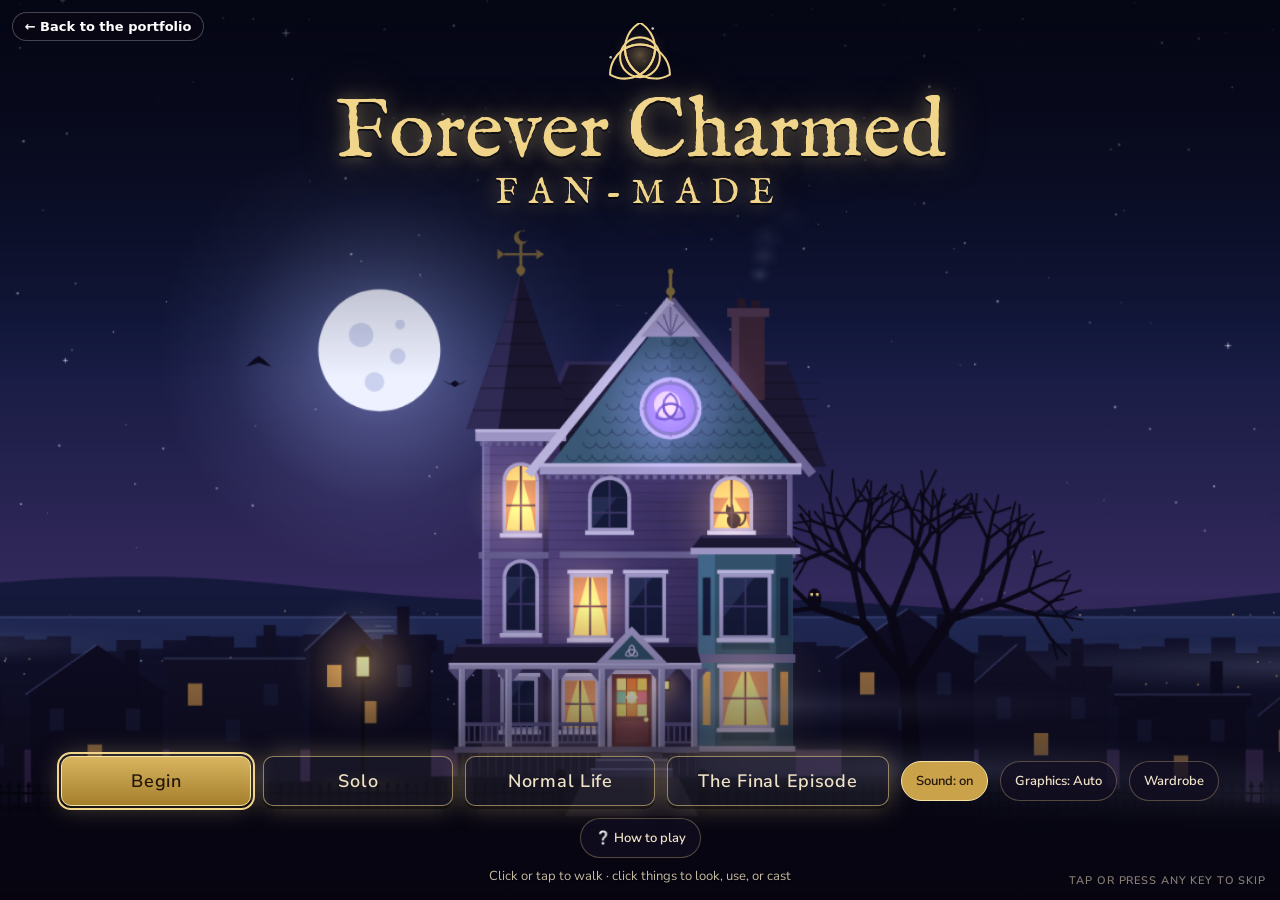
<file: games/ashgrove/index.html>
<!DOCTYPE html>
<html lang="en">
<head>
<meta charset="utf-8">
<meta name="robots" content="noindex, nofollow, noarchive">
<meta name="viewport" content="width=device-width, initial-scale=1, maximum-scale=1, user-scalable=no, viewport-fit=cover">
<title>Forever Charmed · fan-made</title>
<meta name="theme-color" content="#163023">
<meta name="format-detection" content="telephone=no">
<!-- Portfolio build: no web-app manifest / service worker (it is embedded in an iframe of the portfolio site), fonts are self-hosted. -->
<link rel="icon" type="image/png" sizes="32x32" href="icons/favicon-32.png">
<link rel="apple-touch-icon" href="icons/apple-touch-icon.png">
<link rel="preload" href="fonts/im-fell-english-latin-400-normal.woff2" as="font" type="font/woff2" crossorigin>
<link rel="stylesheet" href="fonts/fonts.css">
<link rel="stylesheet" href="ui/base.css">
</head>
<body>
<canvas id="game" tabindex="0" aria-label="Forever Charmed game view"></canvas>
<div id="ui"></div>
<script type="module" src="engine/game.js"></script>
<script>/* embedded in the portfolio: Esc that the game itself didn't use closes the game window.
   The title screen (.ttl) is itself a role=dialog but does not use Esc (except to close its boss picker, which calls preventDefault),
   so it does not count; defaultPrevented is read after the game's own handlers have run. */ addEventListener('keydown', e => { if (e.key === 'Escape' && parent !== window) setTimeout(() => { if (!e.defaultPrevented && !document.querySelector('.modal.open, .overlay.open, [role=dialog]:not([hidden]):not(.ttl)')) parent.postMessage({ ns: 'close-game' }, '*'); }, 0); });</script>
<a id="ns-back" href="../../index.html" style="position:fixed;left:12px;top:12px;z-index:99999;display:none;padding:.45em .9em;border-radius:999px;background:rgba(10,8,20,.72);border:1px solid rgba(255,255,255,.25);color:#fff;font:600 13px/1.2 system-ui,-apple-system,'Segoe UI',sans-serif;text-decoration:none">← Back to the portfolio</a>
<script>/* own tab: the back link sits over the in-game HUD's top-left counters, so it is shown only while the title screen is up
   (the in-game menu's main-menu option brings the title screen back) */
if (parent === window) { const b = document.getElementById('ns-back'), ui = document.getElementById('ui');
  const sync = () => { b.style.display = (ui.querySelector(':scope > .ttl') || !ui.childElementCount) ? 'block' : 'none'; };
  new MutationObserver(sync).observe(ui, { childList: true }); sync(); }</script>
</body>
</html>
</file>
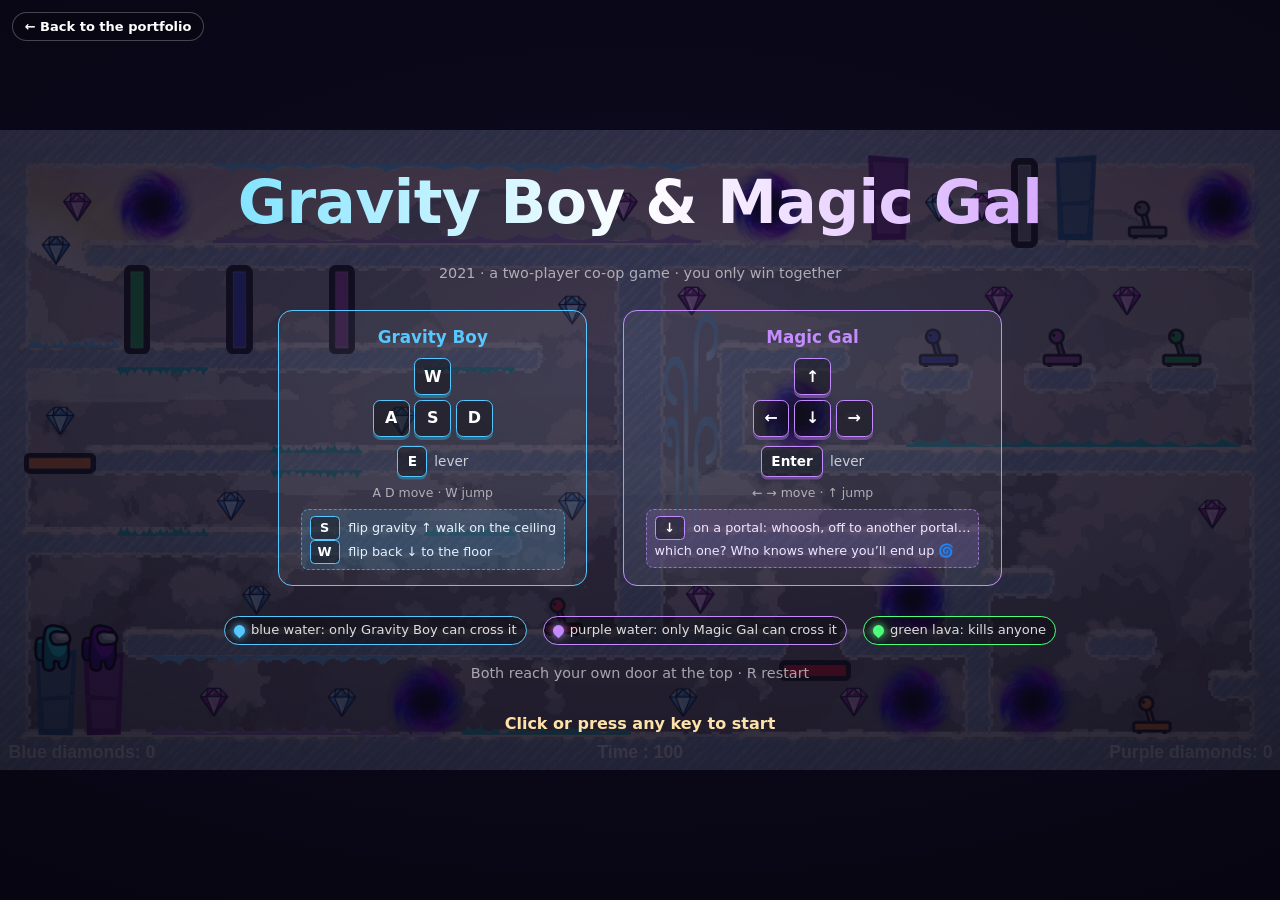
<file: games/gravity-js/index.html>
<!DOCTYPE html>
<html lang="en">
<head>
<meta charset="utf-8">
<meta name="robots" content="noindex, nofollow, noarchive">
<meta name="viewport" content="width=device-width, initial-scale=1">
<title>Gravity Boy &amp; Magic Gal</title>
<link rel="icon" href="data:,">
<style>
  html, body { margin: 0; width: 100%; height: 100%; background: #07060d; overflow: hidden; overscroll-behavior: none; }
  body { -webkit-user-select: none; user-select: none; -webkit-tap-highlight-color: transparent; }
  #stage { position: absolute; }
  canvas { display: block; width: 100%; height: 100%; outline: none; touch-action: none; }
  .pill { position: absolute; left: 50%; transform: translateX(-50%); max-width: 92%; box-sizing: border-box; text-align: center;
          color: rgba(255,255,255,.88); background: rgba(10,8,20,.62); border-radius: 999px; padding: .35em 1em; pointer-events: none;
          font: 500 clamp(9px, 1.25vw, 13px)/1.45 system-ui, -apple-system, "Segoe UI", Roboto, sans-serif; transition: opacity .8s; }
  #hint { top: 50%; transform: translate(-50%, -50%); border-radius: 14px; padding: .6em 1.2em; white-space: nowrap; }
  #hint b { color: #7fe3ff; font-weight: 600; } #hint i { color: #d6a8ff; font-weight: 600; font-style: normal; }
  #focus { top: 20%; opacity: 0; font-size: clamp(10px, 1.6vw, 15px); }
  #touch { position: fixed; bottom: max(10px, env(safe-area-inset-bottom)); display: none; font-size: 12px; z-index: 2; }
  .go.wait { opacity: .6; animation: none !important; }
  #load { position: fixed; inset: 0; display: grid; place-items: start center; padding-top: 8vh; box-sizing: border-box; color: #c9b8ff; font: 13px ui-monospace, Menlo, monospace; letter-spacing: .2em; }
  .gone { opacity: 0 !important; }
  #music { position: fixed; right: 12px; bottom: 12px; z-index: 3; min-width: 34px; height: 30px; padding: 0 10px; border-radius: 999px; border: 1px solid rgba(255,255,255,.18); background: rgba(10,8,20,.62); color: rgba(255,255,255,.85); font: 600 13px/1 system-ui, -apple-system, "Segoe UI", Roboto, sans-serif; cursor: pointer; }
  #music:hover { background: rgba(40,30,70,.8); } #music[aria-pressed="false"] { color: rgba(255,255,255,.5); }
  /* title card: the first thing you see, then it melts into the level */
  #title { position: absolute; inset: 0; display: grid; place-content: start center; padding-top: 5vmin; box-sizing: border-box; gap: 2vmin; text-align: center; cursor: pointer;
           background: radial-gradient(120% 90% at 50% 40%, rgba(16,12,40,.72), rgba(6,5,14,.92)); color: #fff;
           font: 500 clamp(10px, 1.5vw, 16px)/1.4 system-ui, -apple-system, "Segoe UI", Roboto, sans-serif;
           transition: opacity .7s ease, transform .9s cubic-bezier(.2,.7,.2,1), filter .7s ease; }
  #title.out { opacity: 0; transform: scale(1.06); filter: blur(6px); pointer-events: none; }
  #title h1 { margin: 0; padding: .06em .1em .14em; font: 800 clamp(22px, 5.2vw, 60px)/1.15 system-ui, -apple-system, "Segoe UI", sans-serif; letter-spacing: -.01em;
              background: linear-gradient(90deg, #7fe3ff, #fff 50%, #d6a8ff); -webkit-background-clip: text; background-clip: text; color: transparent; }
  #title .sub { color: rgba(255,255,255,.6); font-size: .9em; }
  #title .pads { display: flex; gap: 4vmin; justify-content: center; margin-top: 1vmin; }
  .pad { border-radius: 14px; padding: 1.6vmin 2.4vmin; background: rgba(255,255,255,.05); border: 1.5px solid var(--c); min-width: 11em; }
  .pad b { display: block; color: var(--c); font-size: 1.05em; margin-bottom: 1vmin; }
  .keys { display: grid; grid-template-columns: repeat(3, 2.3em); grid-template-rows: 2.3em 2.3em; gap: .3em; justify-content: center; }
  .keys span, .act span { display: grid; place-items: center; border-radius: .45em; border: 1.5px solid var(--c); color: #fff; font-weight: 700; background: rgba(0,0,0,.35); box-shadow: 0 .18em 0 color-mix(in srgb, var(--c) 55%, #000); }
  .keys .u { grid-column: 2; } .keys .l { grid-column: 1; grid-row: 2; } .keys .d { grid-column: 2; grid-row: 2; } .keys .r { grid-column: 3; grid-row: 2; }
  .act { margin-top: .7em; display: flex; gap: .5em; align-items: center; justify-content: center; color: rgba(255,255,255,.75); font-size: .85em; }
  .act span { padding: .35em .7em; }
  .flip { margin-top: .6em; padding: .45em .6em; border-radius: .6em; background: rgba(86,200,255,.14); border: 1px dashed rgba(86,200,255,.6); color: #dff4ff; font-size: .8em; line-height: 1.7; text-align: left; }
  .liq { display: flex; gap: 1.2em; justify-content: center; flex-wrap: wrap; margin-top: 1.4vmin; font-size: .82em; color: rgba(255,255,255,.85); }
  .liq span { display: inline-flex; align-items: center; gap: .45em; padding: .3em .7em; border-radius: 99px; background: rgba(0,0,0,.35); border: 1px solid var(--c); }
  .liq i { width: .85em; height: .85em; border-radius: 50% 50% 50% 0; transform: rotate(-45deg); background: var(--c); box-shadow: 0 0 8px var(--c); }
  .flip.portal { background: rgba(196,139,255,.15); border-color: rgba(196,139,255,.65); color: #f1e6ff; }
  .flip.portal span { border-color: #c48bff; }
  .flip span { display: inline-grid; place-items: center; min-width: 1.6em; padding: 0 .3em; margin-right: .35em; border-radius: .35em; border: 1.5px solid #56c8ff; font-weight: 700; color: #fff; background: rgba(0,0,0,.35); }
  .pad small { display: block; margin-top: .6em; color: rgba(255,255,255,.6); font-size: .78em; }
  #title .go { margin-top: 1.4vmin; font-weight: 700; color: #ffe2a8; animation: go 1.6s ease-in-out infinite; }
  @keyframes go { 50% { opacity: .45; } }
  @media (prefers-reduced-motion: reduce) { #title .go { animation: none; } #title { transition: opacity .3s; } }
  /* tall / portrait screens: the 2:1 stage is a thin strip, so the title card covers the whole window instead of overflowing the strip */
  @media (max-aspect-ratio: 3/2) { #title { position: fixed; place-content: center; padding-top: 0; } }
</style>
</head>
<body>
<div id="stage">
  <canvas id="c" tabindex="0" aria-label="Gravity Boy and Magic Gal, two-player keyboard game"></canvas>
  <div id="hint" class="pill"><b>Gravity Boy</b> A D move · W jump · S flip gravity · E lever<br><i>Magic Gal</i> ← → move · ↑ jump · ↓ portal · Enter lever<br>Your own colour of water is safe · green lava kills anyone<br>Win together: both in your own door at the top · R restart</div>
  <div id="focus" class="pill">Click to play</div>
  <div id="title" role="button" aria-label="Start the game">
    <h1>Gravity Boy &amp; Magic Gal</h1>
    <div class="sub">2021 · a two-player co-op game · you only win together</div>
    <div class="pads">
      <div class="pad" style="--c:#56c8ff"><b>Gravity Boy</b>
        <div class="keys"><span class="u">W</span><span class="l">A</span><span class="d">S</span><span class="r">D</span></div>
        <div class="act"><span>E</span> lever</div><small>A D move · W jump</small><div class="flip"><span>S</span> flip gravity ↑ walk on the ceiling<br><span>W</span> flip back ↓ to the floor</div></div>
      <div class="pad" style="--c:#c48bff"><b>Magic Gal</b>
        <div class="keys"><span class="u">↑</span><span class="l">←</span><span class="d">↓</span><span class="r">→</span></div>
        <div class="act"><span>Enter</span> lever</div><small>← → move · ↑ jump</small><div class="flip portal"><span>↓</span> on a portal: whoosh, off to another portal…<br>which one? Who knows where you’ll end up 🌀</div></div>
    </div>
    <div class="liq"><span style="--c:#56c8ff"><i></i>blue water: only Gravity Boy can cross it</span><span style="--c:#c48bff"><i></i>purple water: only Magic Gal can cross it</span><span style="--c:#4dff7a"><i></i>green lava: kills anyone</span></div>
    <div class="sub">Both reach your own door at the top · R restart</div>
    <div class="go">Click or press any key to start</div>
  </div>
</div>
<div id="touch" class="pill">This one needs a keyboard (two players share it), so try it on a computer.</div>
<div id="load">LOADING…</div>
<button id="music" type="button" hidden aria-label="Music">♪</button>
<a id="back" href="../../index.html" style="position:fixed;left:12px;top:12px;z-index:5;display:none;padding:.45em .9em;border-radius:999px;background:rgba(10,8,20,.72);border:1px solid rgba(255,255,255,.25);color:#fff;font:600 13px/1.2 system-ui,-apple-system,'Segoe UI',sans-serif;text-decoration:none">← Back to the portfolio</a>
<script>
/* Gravity Boy & Magic Gal: written in Python/pygame in 2021 with my brother.
   A faithful JavaScript port of Main_ver0.5.py (same map, physics, integer rects, frame timings).
   Intended changes: you win only when BOTH players stand inside their own finish door at the same time,
   R restarts, the result is shown as an overlay, and the game freezes once it is won or lost. */
(() => {
const SW = 1500, SH = 750, FPS = 60, GRAVITY = 0.75;
const cv = document.getElementById('c'), ctx = cv.getContext('2d'), stage = document.getElementById('stage');
const IMG = {}, names = ['bg.jpg', 'dia_b.png', 'dia_p.png', 'door_blue.png', 'door_purple.png'];
['red','orange','green','blue','violet','gray'].forEach(c => names.push(`lever_${c}.png`, `plat_${c}.png`));
for (let i = 0; i < 4; i++) names.push(`portal${i}.png`, `wind${i}.png`, `liq_blue${i}.png`, `liq_green${i}.png`, `liq_purple${i}.png`);
['blue','purple'].forEach(w => { for (let i = 0; i < 5; i++) names.push(`${w}stay${i}.png`); for (let i = 0; i < 4; i++) names.push(`${w}walk${i}.png`); names.push(`${w}jump0.png`); });
const load = n => new Promise(r => { const im = new Image(); im.onload = () => { IMG[n.replace(/\.(png|jpg)$/, '')] = im; r(); }; im.onerror = r; im.src = 'a/' + n; });

// ---- pygame.Rect: integer fields, float arguments truncated like pygame does ----
const T = Math.trunc;
class Rect {
  constructor(x, y, w, h) { this.x = T(x); this.y = T(y); this.w = T(w); this.h = T(h); }
  get top() { return this.y; } get bottom() { return this.y + this.h; }
  setCenter(cx, cy) { this.x = cx - T(this.w / 2); this.y = cy - T(this.h / 2); return this; }
  collide(x, y, w, h) { x = T(x); y = T(y); w = T(w); h = T(h);
    return this.x < x + w && x < this.x + this.w && this.y < y + h && y < this.y + this.h; }
  collideRect(r) { return this.collide(r.x, r.y, r.w, r.h); }
}
const R = (x, y, w, h) => new Rect(x, y, w, h);

// pygame.time.get_ticks(), driven by the fixed 60 fps step (one frame = 1000/60 ms)
let frame = 0; const ticks = () => T(frame * 1000 / 60);

// ---- world (sizes = int(image size × scale), as in the original) ----
const obstacles = [
  R(0,715,1500,40), R(1425,645,60,20), R(155,595,750,20), R(1010,595,150,20), R(1290,595,50,20), R(1150,520,60,20),
  R(0,475,600,20), R(750,475,400,20), R(110,380,620,20), R(870,380,700,20), R(1070,285,50,20), R(1215,285,50,20),
  R(1360,285,50,20), R(0,260,620,20), R(870,260,110,15), R(110,140,1400,20), R(0,0,1500,40),
  R(0,0,30,750), R(1475,0,30,750), R(730,140,40,450), R(870,260,15,130), R(1115,475,40,140), R(1137,550,20,180)];
const rect19 = obstacles[19];
// door/blue.png is 508×1024; pygame takes the UNSCALED rect, centres it, then blits the 50×102 scaled image at its top-left
const doorAt = (cx, cy) => [cx - 254, cy - 512];
const DOORS = { blueStart: doorAt(295, 1120), purpleStart: doorAt(350, 1120), blueEnd: doorAt(1490, 540), purpleEnd: doorAt(1270, 540) };

class Anim { constructor(keys, cd) { this.keys = keys; this.cd = cd; this.i = 0; this.t = ticks(); }
  step() { if (ticks() - this.t > this.cd) { this.t = ticks(); this.i++; } if (this.i >= this.keys.length) this.i = 0; }
  get img() { return IMG[this.keys[this.i]]; } }
class Portal extends Anim { constructor(x, y) { super([0,1,2,3].map(i => `portal${i}`), 70); this.rect = R(0, 0, 100, 100).setCenter(x, y); }
  draw() { const r = this.rect; ctx.drawImage(this.img, r.x, r.y, r.w, r.h); } }
class Wave extends Anim { constructor(color, scale, x, y) { super([0,1,2,3].map(i => `liq_${color}${i}`), 100); this.rect = R(0, 0, T(714 * scale), T(27 * 0.5)).setCenter(x, y); }
  draw(flipV) { const r = this.rect; ctx.save(); if (flipV) { ctx.translate(0, r.y * 2 + r.h); ctx.scale(1, -1); } ctx.drawImage(this.img, r.x, r.y, r.w, r.h); ctx.restore(); } }
class Wind extends Anim { constructor(x, y) { super([0,1,2,3].map(i => `wind${i}`), 70); this.rect = R(0, 0, T(200 * 0.33), T(800 * 0.33)).setCenter(x, y); }
  draw() { const r = this.rect; ctx.drawImage(this.img, r.x, r.y, r.w, r.h); } }
class Lever { constructor(color, x, y) { this.k = `lever_${color}`; this.rect = R(0, 0, T(512 * 0.11), T(512 * 0.11)).setCenter(x, y); }
  draw(on) { const r = this.rect; ctx.save(); if (on) { ctx.translate(r.x * 2 + r.w, 0); ctx.scale(-1, 1); } ctx.drawImage(IMG[this.k], r.x, r.y, r.w, r.h); ctx.restore(); } }
class Platform { // 'h' images are 421×127 (×0.2), 'v' images 127×421 (×0.25); rect2 = rotate(img, 90) rect centred at (x-30, y+35)
  constructor(color, x, y, dir, scale) { this.k = `plat_${color}`; const s = dir === 'h' ? [421, 127] : [127, 421];
    this.rect = R(0, 0, T(s[0] * scale), T(s[1] * scale)).setCenter(x, y); this.rect2 = R(0, 0, this.rect.h, this.rect.w).setCenter(x - 30, y + 35); }
  draw(on) { const a = this.rect;
    if (!on) { ctx.drawImage(IMG[this.k], a.x, a.y, a.w, a.h); return; }
    const b = this.rect2; ctx.save(); ctx.translate(b.x + b.w / 2, b.y + b.h / 2); ctx.rotate(-Math.PI / 2); // 90° counter-clockwise, like pygame
    ctx.drawImage(IMG[this.k], -a.w / 2, -a.h / 2, a.w, a.h); ctx.restore(); } }

let portals, waves, wind, levers, plats, diamonds, p1, p2, state, startT;
const COLORS = ['r','o','g','b','v','gray'];
const PW = T(876 * 0.06), PH = T(980 * 0.06); // 52×58

class Player {
  constructor(x, y, who) {
    this.who = who; this.alive = true; this.speed = 5; this.velY = 0; this.jump = false; this.inAir = true;
    this.flipH = false; this.flipV = false; this.action = 0; this.frame = 0; this.t = ticks(); this.score = 0; this.tactical = 0;
    this.act = {}; this.actPos = {}; COLORS.forEach(c => { this.act[c] = false; this.actPos[c] = false; });
    this.anims = [[0,1,2,3,4].map(i => `${who}stay${i}`), [0,1,2,3].map(i => `${who}walk${i}`), [`${who}jump0`]];
    this.w = PW; this.h = PH; this.rect = R(0, 0, PW, PH).setCenter(x, y);
  }
  move(left, right) {
    let dx = 0, dy = 0; const r = this.rect, hits = o => o.collide(r.x + dx, r.y, this.w, this.h);
    if (left) { dx = -this.speed; this.flipH = true; }
    if (right) { dx = this.speed; this.flipH = false; }
    // jump
    if (this.jump && !this.inAir) { this.velY = -12; this.jump = false; this.inAir = true; }
    // tactical: 2 = reversed gravity (Gravity Boy), 1 = use a portal (Magic Gal)
    if (!this.jump) {
      if (this.tactical === 2) this.flipV = true;
      else if (this.tactical === 1) {
        const P = portals, pairs = [[P.p1b, P.p1], [P.p2b, P.p2], [P.p3b, P.p3], [P.p4b, P.p4], [P.p1, P.p1b], [P.p2, P.p2b], [P.p3, P.p3b], [P.p4, P.p4b]];
        for (const [from, to] of pairs) if (this.tactical === 1 && hits(from.rect)) {
          // arrive standing in the middle of the exit portal (the old code used its top-left corner, which dropped Magic Gal into the blue water next to portal 1)
          r.x = T(to.rect.x + to.rect.w / 2 - this.w / 2); r.y = T(to.rect.y + to.rect.h / 2 - this.h / 2); this.velY = 0; this.tactical = 0; dx = 0;
        }
      } else this.flipV = false;
    }
    // standing next to a lever (first match wins; flags only clear when touching none)
    const hit = COLORS.find(c => hits(levers[c].rect));
    if (hit) this.actPos[hit] = true; else COLORS.forEach(c => this.actPos[c] = false);
    // gravity
    if (this.tactical === 2) this.velY -= GRAVITY; else this.velY += GRAVITY;
    dy += this.velY;
    // wind: the original tests its 4 (identical) frame rects, so the lift is applied 4 times; it keys off Magic Gal's x
    for (let i = 0; i < 4; i++) if (hits(wind.rect) && p1.rect.x > rect19.x + rect19.w) this.velY -= GRAVITY / 3;
    // collisions
    const solid = o => {
      if (hits(o)) dx = 0;
      if (o.collide(r.x, r.y + dy, this.w, this.h)) {
        if (this.velY < 0) { this.velY = 0; dy = o.bottom - r.top; }
        else { this.velY = 0; this.inAir = false; dy = o.top - r.bottom; }
      }
    };
    obstacles.forEach(solid);
    COLORS.forEach(c => solid(p1.act[c] || p2.act[c] ? plats[c].rect2 : plats[c].rect));
    // green liquid kills both
    if (waves.green.some(w => hits(w.rect))) this.alive = false;
    r.x = T(r.x + dx); r.y = T(r.y + dy);
  }
  animate() { if (ticks() - this.t > 100) { this.t = ticks(); this.frame++; } if (this.frame >= this.anims[this.action].length) this.frame = 0; }
  setAction(a) { if (a !== this.action) { this.action = a; this.frame = 0; this.t = ticks(); } }
  draw() { if (!this.alive) return; const r = this.rect, im = IMG[this.anims[this.action][this.frame]];
    ctx.save(); ctx.translate(r.x + r.w / 2, r.y + r.h / 2); ctx.scale(this.flipH ? -1 : 1, this.flipV ? -1 : 1); ctx.drawImage(im, -r.w / 2, -r.h / 2, r.w, r.h); ctx.restore(); }
}

const KEYS = { left1: false, right1: false, left2: false, right2: false };
function reset() {
  frame = 0;
  portals = { p1: new Portal(500,670), p1b: new Portal(1070,670), p2: new Portal(1070,550), p2b: new Portal(1210,670), p3: new Portal(935,335), p3b: new Portal(180,90), p4: new Portal(900,90), p4b: new Portal(1430,90) };
  waves = { purple: [new Wave('purple',.4,320,702), new Wave('purple',.8,535,125)], blue: [new Wave('blue',.4,320,622), new Wave('blue',.15,86,248), new Wave('blue',.8,535,45)],
    green: [[.28,640,702],[.15,550,469],[.15,370,404],[.15,190,469],[.15,190,284],[.15,370,372],[.15,550,284],[.55,1258,365]].map(([s,x,y]) => new Wave('green',s,x,y)) };
  wind = new Wind(810, 340);
  levers = { r: new Lever('red',660,565), o: new Lever('orange',1350,680), g: new Lever('green',1385,250), b: new Lever('blue',1100,250), v: new Lever('violet',1245,250), gray: new Lever('gray',1345,100) };
  plats = { r: new Platform('red',955,633,'h',.2), o: new Platform('orange',70,390,'h',.2), g: new Platform('green',160,210,'v',.25), b: new Platform('blue',280,210,'v',.25), v: new Platform('violet',400,210,'v',.25), gray: new Platform('gray',1200,85,'v',.25) };
  const D = T(512 * 0.07); // 35
  diamonds = [[400,670],[800,670],[300,550],[670,440],[270,440],[70,340],[470,340],[670,210],[65,140],[1100,90]].map(([x,y]) => ({ t: 'b', rect: R(0,0,D,D).setCenter(x,y) }))
    .concat([[250,670],[1000,670],[820,550],[1420,450],[810,200],[1170,200],[1320,200],[730,90],[90,90],[1150,90]].map(([x,y]) => ({ t: 'p', rect: R(0,0,D,D).setCenter(x,y) })));
  p2 = new Player(DOORS.blueStart[0] + 25, DOORS.blueStart[1], 'blue');       // Gravity Boy (WASD)
  p1 = new Player(DOORS.purpleStart[0] + 25, DOORS.purpleStart[1], 'purple'); // Magic Gal (arrows)
  Object.keys(KEYS).forEach(k => KEYS[k] = false);
  state = 'play';
}

// WIN (intended change): each player's centre must be inside the drawn 50×102 image of their own finish door
// (vertical range extended down to the floor the door stands on, so upside-down Gravity Boy counts too)
const inDoor = (p, [x, y]) => { const r = p.rect, cx = r.x + r.w / 2, cy = r.y + r.h / 2; return p.alive && cx >= x + 4 && cx <= x + 46 && cy >= y && cy <= y + 112; };

function update() {
  if (state !== 'play') return;
  frame++;
  [...Object.values(portals), ...waves.purple, ...waves.blue, ...waves.green, wind].forEach(a => a.step());
  p1.animate(); p2.animate();
  // pick up diamonds (pygame: `if collide(p1): … elif collide(p2): …`)
  diamonds = diamonds.filter(d => {
    if (d.rect.collideRect(p1.rect)) { if (d.t === 'p') { p1.score++; return false; } }
    else if (d.rect.collideRect(p2.rect)) { if (d.t === 'b') { p2.score++; return false; } }
    return true; });
  for (const [p, L, Rt] of [[p1, KEYS.left1, KEYS.right1], [p2, KEYS.left2, KEYS.right2]]) {
    if (!p.alive) continue;
    p.setAction(p.inAir ? 2 : (L || Rt) ? 1 : 0); p.move(L, Rt);
  }
  // blue liquid kills Magic Gal, purple liquid kills Gravity Boy
  if (waves.blue.some(w => w.rect.collideRect(p1.rect))) p1.alive = false;
  else if (waves.purple.some(w => w.rect.collideRect(p2.rect))) p2.alive = false;
  if (!p1.alive || !p2.alive) state = 'lose';
  else if (inDoor(p2, DOORS.blueEnd) && inDoor(p1, DOORS.purpleEnd)) state = 'win';
  if (state !== 'play') hint.classList.add('gone'); // keep the result overlay clean
}

// HUD font: the original asks for Futura 30 and falls back to pygame's FreeSansBold (glyph box 20 px high, ascent 16)
const FAMILY = '"Helvetica Neue", Helvetica, Arial, "Liberation Sans", FreeSans, sans-serif';
let hudPx = 20, bigPx = 70;
function calibrate() { ctx.save(); ctx.font = `bold 100px ${FAMILY}`;
  hudPx = 100 * 172 / ctx.measureText('Blue diamonds: 0').width; bigPx = 100 * 350 / ctx.measureText('YOU LOSE').width; ctx.restore(); }
function text(s, x, y, px, col, align = 'left') { ctx.font = `bold ${px.toFixed(2)}px ${FAMILY}`; ctx.fillStyle = col; ctx.textAlign = align; ctx.textBaseline = 'alphabetic'; ctx.fillText(s, x, y + px * 0.8); }

function draw() {
  ctx.drawImage(IMG.bg, -215, -190, 1920, 1080); // background ×1.2, centre (745, 350)
  ctx.drawImage(IMG.door_blue, ...DOORS.blueStart, 50, 102); ctx.drawImage(IMG.door_purple, ...DOORS.purpleStart, 50, 102);
  ctx.drawImage(IMG.door_blue, ...DOORS.blueEnd, 50, 102); ctx.drawImage(IMG.door_purple, ...DOORS.purpleEnd, 50, 102);
  text(`Blue diamonds: ${p2.score}`, 10, 720, hudPx, '#fff'); for (let i = 0; i < p2.score; i++) ctx.drawImage(IMG.dia_b, 200 + i * 40, 710, 35, 35);
  text(`Purple diamonds: ${p1.score}`, 1300, 720, hudPx, '#fff'); for (let i = 0; i < p1.score; i++) ctx.drawImage(IMG.dia_p, 1250 - i * 40, 710, 35, 35);
  text(`Time : ${Math.max(0, 100 - T(ticks() / 1000))}`, 700, 720, hudPx, '#fff');
  Object.values(portals).forEach(p => p.draw());
  waves.purple[0].draw(false); waves.purple[1].draw(false); waves.blue[0].draw(true); waves.blue[1].draw(false); waves.blue[2].draw(true);
  waves.green.forEach((w, i) => w.draw(i === 2 || i === 4 || i === 6));
  wind.draw();
  levers.r.draw(p2.act.r); ['o','g','b','v','gray'].forEach(c => levers[c].draw(p1.act[c]));
  plats.r.draw(p2.act.r); ['o','g','b','v','gray'].forEach(c => plats[c].draw(p1.act[c]));
  p1.draw(); p2.draw();
  diamonds.forEach(d => ctx.drawImage(IMG[d.t === 'b' ? 'dia_b' : 'dia_p'], d.rect.x, d.rect.y, d.rect.w, d.rect.h));
  if (state !== 'play') {
    const win = state === 'win';
    ctx.fillStyle = 'rgba(7,6,13,.55)'; ctx.fillRect(0, 0, SW, SH);
    ctx.save(); ctx.shadowColor = 'rgba(0,0,0,.6)'; ctx.shadowBlur = 18;
    text(win ? 'YOU WIN' : 'YOU LOSE', SW / 2, 290, bigPx, win ? '#00ff00' : '#ff0000', 'center'); ctx.restore();
    if (win) text(`Diamonds: blue ${p2.score}/10 · purple ${p1.score}/10 · ${T(ticks() / 1000)} s`, SW / 2, 395, hudPx, '#fff', 'center');
    text('Press R to play again', SW / 2, win ? 440 : 400, hudPx * 1.1, 'rgba(255,255,255,.85)', 'center');
  }
}

// Esc hands control back to the portfolio around this frame (closes the game window)
const ownTab = parent === window; if (ownTab) document.getElementById('back').style.display = 'block';
addEventListener('keydown', e => { if (e.key === 'Escape') { if (ownTab) { location.href = document.getElementById('back').href; return; } try { parent.postMessage({ ns: 'close-game' }, '*'); } catch (err) { } } });
// ---- input: same keys and KEYDOWN/KEYUP semantics as the original (no auto-repeat) ----
const GAME_KEYS = new Set(['ArrowLeft','ArrowRight','ArrowUp','ArrowDown','Enter','NumpadEnter','KeyA','KeyD','KeyW','KeyS','KeyE','KeyR','Space']);
const held = new Set(); let ready = false;
addEventListener('blur', () => held.clear());
window.__tp = name => { const P = portals[name]; p1.rect.x = T(P.rect.x + P.rect.w / 2 - p1.w / 2); p1.rect.y = T(P.rect.y + P.rect.h / 2 - p1.h / 2); p1.velY = 0; p1.tactical = 1; };   // test hook: put Magic Gal on a portal and press ↓
window.__g = () => ({ titleUp, ready, p1: p1 && p1.rect ? [p1.rect.x, p1.rect.y, p1.alive] : null, p2: p2 && p2.rect ? [p2.rect.x, p2.rect.y] : null });   // read-only test hook
function keyDown(code) {
  if (code === 'NumpadEnter') code = 'Enter';
  if (held.has(code)) return; held.add(code);
  if (code === 'KeyR') { if (ready) reset(); return; }
  if (state !== 'play') return;
  switch (code) {
    case 'KeyA': KEYS.left2 = true; break;
    case 'KeyD': KEYS.right2 = true; break;
    case 'KeyW': if (p2.alive) { p2.jump = true; p2.tactical = 0; } break;
    case 'KeyS': p2.tactical = 2; break;
    case 'KeyE': { const c = COLORS.find(c => p2.actPos[c]); if (c) p2.act[c] = true; break; }
    case 'ArrowLeft': KEYS.left1 = true; break;
    case 'ArrowRight': KEYS.right1 = true; break;
    case 'ArrowUp': if (p1.alive) p1.jump = true; break;
    case 'ArrowDown': p1.tactical = 1; break;
    case 'Enter': { const c = COLORS.find(c => p1.actPos[c]); if (c) p1.act[c] = true; break; }
  }
}
function keyUp(code) {
  if (code === 'NumpadEnter') code = 'Enter';
  if (!held.delete(code) || !p1) return;
  switch (code) {
    case 'KeyA': KEYS.left2 = false; break;
    case 'KeyD': KEYS.right2 = false; break;
    case 'KeyE': COLORS.forEach(c => p2.act[c] = false); break;
    case 'ArrowLeft': KEYS.left1 = false; break;
    case 'ArrowRight': KEYS.right1 = false; break;
    case 'ArrowDown': p1.tactical = 0; break;
    case 'Enter': COLORS.forEach(c => p1.act[c] = false); break;
  }
}
const titleEl = document.getElementById('title'); let titleUp = true;
// nothing starts before the sprites are loaded: the title card waits, and says so
const goEl = titleEl.querySelector('.go'), goText = goEl ? goEl.textContent : ''; if (goEl) { goEl.textContent = 'Loading…'; goEl.classList.add('wait'); } titleEl.style.cursor = 'progress';
function startGame() { if (!titleUp || !ready) return; BGM.start(); titleUp = false; titleEl.classList.add('out'); hint.classList.add('gone'); reset(); grabFocus(); setTimeout(() => titleEl.remove(), 1000); }
titleEl.addEventListener('pointerdown', e => { e.preventDefault(); startGame(); });
addEventListener('keydown', e => { if (!titleUp || e.key === 'Escape' || e.ctrlKey || e.metaKey || e.altKey) return; e.preventDefault(); e.stopImmediatePropagation(); startGame(); }, true);
const releaseAll = () => [...held].forEach(keyUp);
addEventListener('keydown', e => {
  if (!GAME_KEYS.has(e.code) || e.ctrlKey || e.metaKey || e.altKey) return;
  e.preventDefault(); // no page/parent scrolling with arrows or space
  if (!e.repeat) { keyDown(e.code); dismissHint(); }
}, { passive: false });
addEventListener('keyup', e => { if (GAME_KEYS.has(e.code)) { e.preventDefault(); keyUp(e.code); } });
addEventListener('blur', releaseAll);
document.addEventListener('visibilitychange', () => { if (document.hidden) releaseAll(); });

// ---- focus, hints, touch note ----
const hint = document.getElementById('hint'), focusPill = document.getElementById('focus');
hint.classList.add('gone'); let hintTimer = 0, dismissed = false;
function dismissHint() { if (dismissed) return; dismissed = true; clearTimeout(hintTimer); hintTimer = setTimeout(() => hint.classList.add('gone'), 4000); }
const grabFocus = () => { try { cv.focus({ preventScroll: true }); } catch (_) { cv.focus(); } };
addEventListener('pointerdown', grabFocus);
const showFocus = () => { focusPill.style.opacity = (document.hasFocus() || touchOnly) ? 0 : 1; };
addEventListener('focus', showFocus); addEventListener('blur', showFocus); cv.addEventListener('focus', showFocus);
const touchOnly = matchMedia('(pointer: coarse)').matches && !matchMedia('(any-pointer: fine)').matches;
if (touchOnly) { document.getElementById('touch').style.display = 'block'; hint.style.display = 'none'; }

// ---- fit any frame size, sharp on HiDPI (backing store = css size × devicePixelRatio) ----
function fit() {
  const s = Math.min(innerWidth / SW, innerHeight / SH), w = Math.floor(SW * s), h = Math.floor(SH * s), dpr = window.devicePixelRatio || 1;
  stage.style.width = w + 'px'; stage.style.height = h + 'px'; stage.style.left = Math.floor((innerWidth - w) / 2) + 'px'; stage.style.top = Math.floor((innerHeight - h) / 2) + 'px';
  const bw = Math.max(1, Math.round(w * dpr)), bh = Math.max(1, Math.round(h * dpr));
  if (cv.width !== bw || cv.height !== bh) { cv.width = bw; cv.height = bh; }
  ctx.setTransform(bw / SW, 0, 0, bh / SH, 0, 0); ctx.imageSmoothingEnabled = true; ctx.imageSmoothingQuality = 'high';
  if (p1) draw();
}
addEventListener('resize', fit);
fit();

Promise.all(names.map(load)).then(() => {
  ready = true; if (goEl) { goEl.textContent = goText; goEl.classList.remove('wait'); } titleEl.style.cursor = '';
  document.getElementById('load').remove(); calibrate(); reset(); fit(); grabFocus(); showFocus();
  let acc = 0, last = performance.now();
  const loop = now => { acc += Math.min(250, now - last); last = now; let n = 0; while (acc >= 1000 / FPS) { if (!titleUp) update(); acc -= 1000 / FPS; n++; } if (n) draw(); requestAnimationFrame(loop); };
  requestAnimationFrame(loop);
});
})();

// ── background music (a/bgm.mp3, NS 11-27): starts with the game (browsers only allow sound after a click or key),
//    loops without a gap, M or the ♪ button mutes it (remembered), pauses when the tab is hidden
const BGM = (() => {
  let ctx = null, gain = null, buf = null, src = null, want = false, muted = false;
  try { muted = localStorage.getItem('gb-music-off') === '1'; } catch (e) { }
  const btn = document.getElementById('music');
  const draw = () => { btn.textContent = muted ? '♪ off' : '♪'; btn.setAttribute('aria-pressed', String(!muted)); btn.title = muted ? 'Music off (M)' : 'Music on (M)'; };
  const VOL = .42;
  function play() {
    if (!ctx || !buf || src || !want) return;
    src = ctx.createBufferSource(); src.buffer = buf; src.loop = true; src.connect(gain); src.start();
    gain.gain.cancelScheduledValues(ctx.currentTime); gain.gain.setValueAtTime(0, ctx.currentTime); gain.gain.linearRampToValueAtTime(muted ? 0 : VOL, ctx.currentTime + 1.6);
  }
  function start() {
    want = true; btn.hidden = false;
    try { ctx = ctx || new (window.AudioContext || window.webkitAudioContext)(); } catch (e) { return; }
    if (!gain) { gain = ctx.createGain(); gain.gain.value = 0; gain.connect(ctx.destination); }
    if (ctx.state === 'suspended') ctx.resume();
    if (buf) return play();
    const get = u => fetch(u).then(r => { if (!r.ok) throw new Error(r.status); return r.arrayBuffer(); });
    get('a/bgm.mp3').catch(() => get('https://nicolasdamienshen.github.io/games/gravity-js/a/bgm.mp3'))   // the artifact copy has no music file: stream it from the GitHub site
      .then(b => new Promise((ok, no) => ctx.decodeAudioData(b, ok, no))).then(b => { buf = b; play(); }).catch(() => { btn.hidden = true; });   // no file: just no music
  }
  function toggle() {
    muted = !muted; draw(); try { localStorage.setItem('gb-music-off', muted ? '1' : '0'); } catch (e) { }
    if (gain && ctx) { gain.gain.cancelScheduledValues(ctx.currentTime); gain.gain.setTargetAtTime(muted ? 0 : VOL, ctx.currentTime, .12); }
  }
  btn.addEventListener('click', e => { e.stopPropagation(); toggle(); try { document.getElementById('c').focus(); } catch (er) { } });
  addEventListener('keydown', e => { if ((e.key === 'm' || e.key === 'M') && want && !e.ctrlKey && !e.metaKey) toggle(); });
  document.addEventListener('visibilitychange', () => { if (!ctx) return; if (document.hidden) ctx.suspend(); else if (want) ctx.resume(); });
  draw();
  return { start, toggle };
})();
</script>
</body>
</html>
</file>
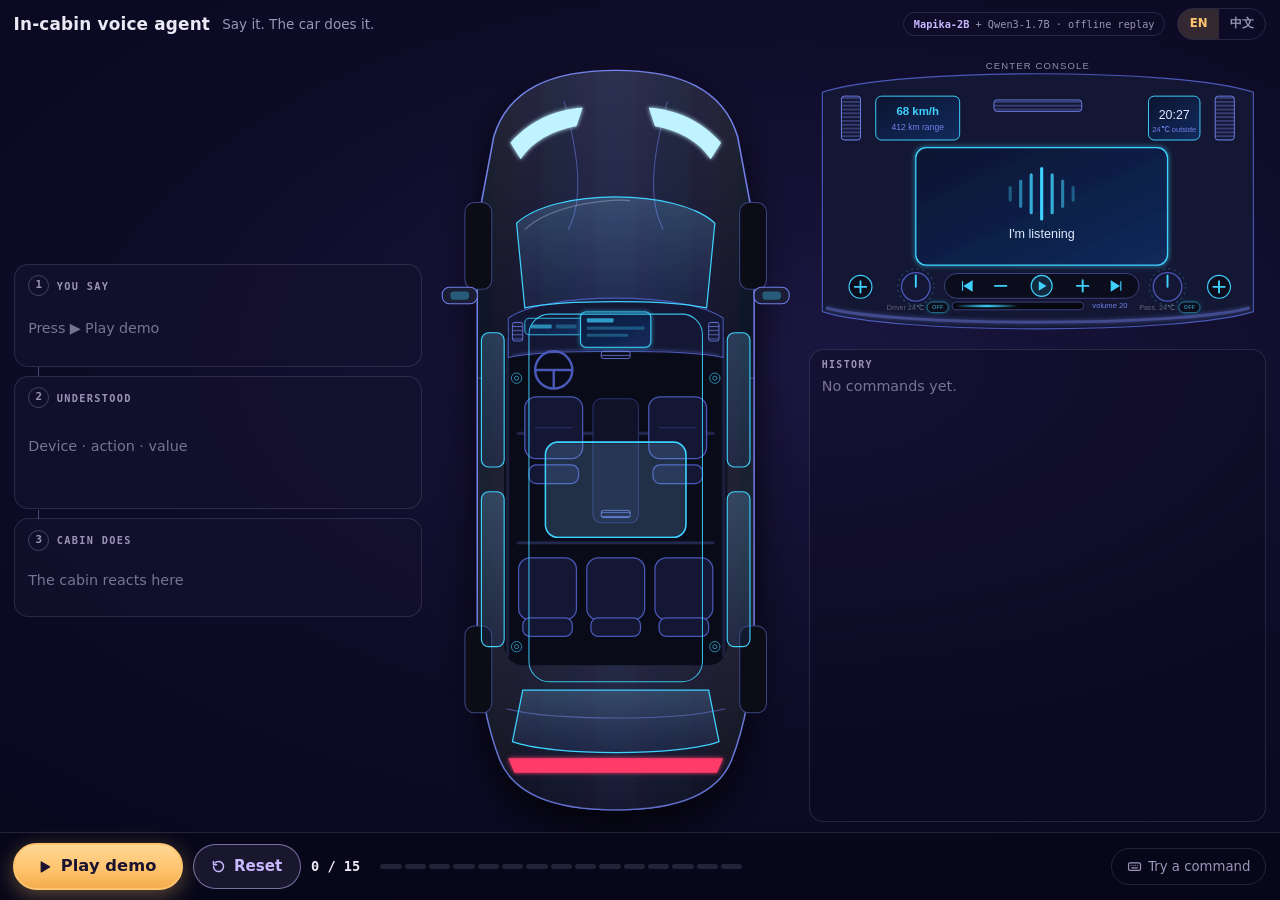
<file: nlu.html>
<!doctype html>
<html lang="en">
<head>
<meta charset="utf-8">
<meta name="robots" content="noindex, nofollow, noarchive">
<meta name="viewport" content="width=device-width,initial-scale=1">
<title>Cabin Voice · DSL Demo</title>
<link rel="icon" href="data:image/svg+xml,%3Csvg xmlns=%27http://www.w3.org/2000/svg%27 viewBox=%270 0 64 64%27%3E%3Crect width=%2764%27 height=%2764%27 rx=%2714%27 fill=%27%2314122a%27/%3E%3Ctext x=%2732%27 y=%2742%27 font-family=%27Arial%27 font-weight=%27700%27 font-size=%2728%27 text-anchor=%27middle%27 fill=%27%23ffc46e%27%3ENS%3C/text%3E%3C/svg%3E">
<style>
  :root{--bg:#06061a;--ink:#ece9f6;--dim:#9a95b8;--gold:#ffc46e;--lilac:#c9b8ff;--vio:#8f7dff;--line:rgba(185,179,220,.16);--card:rgba(22,19,48,.62);--cyan:#3fd2ff;--ind:#6f7fe8;--muted:#8a93a3;
    --sans:"Space Grotesk",system-ui,-apple-system,"Segoe UI","PingFang SC","Microsoft YaHei","Noto Sans SC",sans-serif;
    --mono:"JetBrains Mono",ui-monospace,SFMono-Regular,Menlo,Consolas,"PingFang SC","Microsoft YaHei",monospace;
    --hh:3.2rem;--bh:4.5rem;--gap:.9rem;--pad:.65rem;
    --carh:calc(100vh - var(--hh) - var(--bh) - var(--pad)*2)}
  @supports (height:100dvh){:root{--carh:calc(100dvh - var(--hh) - var(--bh) - var(--pad)*2)}}
  *{box-sizing:border-box}
  html{font-size:clamp(12px,calc(7.4px + .6vw),17px)}
  html,body{height:100%}
  body{margin:0;background:var(--bg);color:var(--ink);font:400 1rem/1.35 var(--sans);overflow:hidden;-webkit-font-smoothing:antialiased}
  button{font:inherit;color:inherit;cursor:pointer;border:0;background:none;padding:0;-webkit-tap-highlight-color:transparent}
  button:focus-visible,input:focus-visible{outline:2px solid var(--gold);outline-offset:2px}

  /* layout: header / three columns (steps, car, console) / control bar. Nothing scrolls. */
  .app{position:relative;height:100vh;height:100dvh;overflow:hidden;display:grid;column-gap:var(--gap);padding:0 var(--gap);
    grid-template-columns:minmax(0,1fr) auto minmax(0,1.12fr);grid-template-rows:var(--hh) minmax(0,1fr) var(--bh);
    grid-template-areas:"hd hd hd" "steps car side" "bar bar bar";
    background:radial-gradient(120% 90% at 62% 40%,#1b1640 0%,#0d0b26 46%,#06061a 100%)}

  .hd{grid-area:hd;display:flex;align-items:center;gap:.8rem;min-width:0}
  .hd h1{margin:0;font:700 1.12rem/1 var(--sans);letter-spacing:.01em;white-space:nowrap}
  .hd .sub{color:var(--dim);font-size:.9rem;white-space:nowrap;overflow:hidden;text-overflow:ellipsis;min-width:0}
  .hd .sp{flex:1}
  .tagm{font:500 .68rem/1 var(--mono);color:var(--dim);border:1px solid var(--line);border-radius:99px;padding:.38rem .65rem;white-space:nowrap}
  .tagm b{color:var(--lilac);font-weight:600}
  .ghost{height:2rem;padding:0 .8rem;border-radius:99px;border:1px solid var(--line);color:var(--dim);font:500 .8rem/1 var(--sans);white-space:nowrap;display:inline-flex;align-items:center;gap:.4rem;transition:color .2s,border-color .2s,background .2s}
  .ghost:hover,.ghost.on{color:var(--ink);border-color:rgba(201,184,255,.5);background:rgba(201,184,255,.08)}
  .ghost .n{font:600 .68rem/1 var(--mono);color:var(--lilac)}
  .seg{display:inline-flex;border:1px solid var(--line);border-radius:99px;overflow:hidden;flex:none}
  .seg button{height:2rem;padding:0 .75rem;font:600 .78rem/1 var(--sans);color:var(--dim);transition:color .2s,background .2s}
  .seg button.on{background:rgba(255,196,110,.16);color:var(--gold)}

  /* the three steps */
  .steps{grid-area:steps;display:flex;flex-direction:column;justify-content:center;gap:.6rem;min-height:0;padding-block:var(--pad)}
  .step{position:relative;border:1px solid var(--line);border-radius:.95rem;background:var(--card);padding:.7rem .9rem .8rem;min-height:0;transition:border-color .35s,box-shadow .35s,background .35s}
  .step + .step::before{content:"";position:absolute;left:1.55rem;top:-.62rem;width:1px;height:.6rem;background:rgba(201,184,255,.35)}
  .lab{display:flex;flex-wrap:wrap;row-gap:.3rem;align-items:center;gap:.5rem;margin-bottom:.5rem;font:600 .68rem/1 var(--mono);letter-spacing:.13em;text-transform:uppercase;color:var(--dim);transition:color .3s}
  .lab i{font-style:normal;flex:none;width:1.4rem;height:1.4rem;border-radius:50%;display:grid;place-items:center;border:1px solid rgba(185,179,220,.3);font-size:.72rem;letter-spacing:0;transition:background .3s,color .3s,border-color .3s}
  .lab .by{margin-left:auto;font:500 .64rem/1 var(--mono);letter-spacing:.02em;text-transform:none;color:var(--dim);white-space:nowrap}
  .lab .by b{color:var(--lilac);font-weight:600}
  .lab .cnt{font:600 .64rem/1 var(--mono);letter-spacing:.04em;color:var(--gold);border:1px solid rgba(255,196,110,.4);border-radius:99px;padding:.18rem .4rem}
  .step.was .lab i{border-color:var(--lilac);color:var(--lilac)}
  .step.on{border-color:rgba(255,196,110,.6);background:rgba(34,27,62,.74);box-shadow:0 0 0 1px rgba(255,196,110,.16),0 .5rem 2rem rgba(255,196,110,.08)}
  .step.on .lab{color:var(--gold)}
  .step.on .lab i{background:var(--gold);border-color:var(--gold);color:#1b1230}
  .ph{color:rgba(154,149,184,.75);font-size:.95rem}
  .said{font:500 1.32rem/1.25 var(--sans);letter-spacing:-.005em;overflow-wrap:anywhere;min-height:2.5em;display:flex;align-items:center}
  #result{min-height:3rem;display:flex;align-items:center}
  .said.in{animation:rise .4s cubic-bezier(.2,.8,.2,1) both}
  .said q{quotes:"“" "”"}
  .said q::before,.said q::after{color:var(--gold)}
  :lang(zh-CN) .said q{quotes:"「" "」"}
  .chips{display:flex;flex-wrap:wrap;gap:.38rem;min-height:4.1rem;align-items:center;align-content:center}
  .chip{display:inline-flex;align-items:baseline;gap:.42rem;padding:.32rem .62rem;border-radius:.62rem;background:rgba(201,184,255,.09);border:1px solid rgba(201,184,255,.24);font:500 .95rem/1.15 var(--sans);animation:rise .38s cubic-bezier(.2,.8,.2,1) both;animation-delay:calc(var(--i,0)*80ms)}
  .chip em{font:600 .6rem/1 var(--mono);font-style:normal;letter-spacing:.1em;text-transform:uppercase;color:var(--lilac)}
  .chip.dev{background:rgba(255,196,110,.13);border-color:rgba(255,196,110,.45)}
  .chip.dev em{color:var(--gold)}
  .raw{margin-top:.5rem;font:400 .72rem/1.4 var(--mono);color:rgba(154,149,184,.9);overflow-wrap:anywhere;min-height:1em}
  .raw span{font-weight:600;font-size:.6rem;letter-spacing:.1em;color:rgba(154,149,184,.7);margin-right:.5rem}
  .think{display:inline-flex;align-items:center;gap:.55rem;color:var(--lilac);font-size:.95rem}
  .think u{display:inline-flex;gap:.25rem;text-decoration:none}
  .think u s{width:.42rem;height:.42rem;border-radius:50%;background:var(--lilac);animation:dot 1s ease-in-out infinite}
  .think u s:nth-child(2){animation-delay:.15s}.think u s:nth-child(3){animation-delay:.3s}
  .res{display:flex;align-items:center;gap:.6rem;font:600 1.2rem/1.25 var(--sans);animation:rise .4s cubic-bezier(.2,.8,.2,1) both}
  .res .ok{flex:none;width:1.5rem;height:1.5rem;border-radius:50%;background:var(--gold);color:#1b1230;display:grid;place-items:center}
  .res .ok svg{width:.85rem;height:.85rem}
  .res.no .ok{background:#ff9a7a}
  @keyframes rise{from{opacity:0;transform:translateY(.4rem)}to{opacity:1;transform:none}}
  @keyframes dot{0%,100%{transform:scale(.6);opacity:.4}50%{transform:scale(1.15);opacity:1}}

  /* the cabin: car + centre console */
  .carcell{grid-area:car;align-self:center;position:relative;height:var(--carh);width:calc(var(--carh)*348/740);max-width:30vw}
  .carcell svg#car{display:block;width:100%;height:100%;overflow:visible}
  .side{grid-area:side;display:flex;flex-direction:column;justify-content:center;gap:.6rem;min-height:0;min-width:0;padding-block:var(--pad)}
  .panelcell{flex:none;width:100%;aspect-ratio:480/296;max-height:64%;min-height:0}
  .panelcell svg#panel{display:block;width:100%;height:100%}
  .ring{fill:rgba(255,196,110,.07);stroke:#ffc46e;stroke-width:2px;vector-effect:non-scaling-stroke;filter:drop-shadow(0 0 5px rgba(255,196,110,.95));pointer-events:none;animation:fring 1s ease-out 2 both,fstay .6s 2s ease-out forwards}
  @keyframes fring{0%{opacity:0;stroke-width:7px}35%{opacity:1}100%{opacity:1;stroke-width:2px}}
  @keyframes fstay{to{opacity:.75;fill:rgba(255,196,110,0)}}
  #pulseLayer{position:fixed;inset:0;width:100%;height:100%;pointer-events:none;z-index:20}
  #pulseLayer path{fill:none;stroke:var(--gold);stroke-width:1.6;stroke-linecap:round;filter:drop-shadow(0 0 6px rgba(255,196,110,.9));stroke-dasharray:6 9;animation:dash .9s linear infinite;opacity:.9;transition:opacity .45s}
  @keyframes dash{to{stroke-dashoffset:-30}}

  /* history: inline under the console when there is room, a pop-over otherwise */
  .log{display:none;flex-direction:column;min-height:0}
  .log h2{margin:0 0 .45rem;font:600 .66rem/1 var(--mono);letter-spacing:.13em;text-transform:uppercase;color:var(--dim)}
  .loglist{flex:1;min-height:0;overflow:auto;display:flex;flex-direction:column;gap:.3rem;scrollbar-width:thin;scrollbar-color:rgba(201,184,255,.3) transparent}
  .le{display:grid;grid-template-columns:1.4rem minmax(0,1fr);column-gap:.4rem;padding:.3rem .1rem;border-top:1px solid rgba(185,179,220,.1);font-size:.85rem}
  .le:first-child{border-top:0}
  .le i{font:600 .68rem/1.6 var(--mono);font-style:normal;color:var(--lilac)}
  .le code{grid-column:2;font:400 .7rem/1.4 var(--mono);color:var(--dim);overflow-wrap:anywhere}
  .pop{position:absolute;z-index:40;display:none;flex-direction:column;background:rgba(14,12,34,.97);border:1px solid rgba(201,184,255,.32);border-radius:1rem;box-shadow:0 1.2rem 3rem rgba(0,0,0,.6);padding:.75rem;min-height:0}
  .pop.show{display:flex}
  .log.show{display:flex;position:absolute;z-index:40;right:var(--gap);top:calc(var(--hh) - .2rem);width:min(24rem,calc(100% - var(--gap)*2));max-height:calc(100% - var(--hh) - var(--bh) - .4rem);background:rgba(14,12,34,.97);border:1px solid rgba(201,184,255,.32);border-radius:1rem;box-shadow:0 1.2rem 3rem rgba(0,0,0,.6);padding:.75rem}
  @media (min-width:841px) and (min-height:521px){
    .log,.log.show{display:flex;position:static;flex:1;width:auto;max-height:none;background:rgba(14,12,34,.4);border:1px solid var(--line);border-radius:.95rem;box-shadow:none;padding:.65rem .8rem}
    #logBtn{display:none}
  }

  /* control bar: Play demo is the one loud thing on the page */
  .bar{grid-area:bar;position:relative;display:flex;align-items:center;gap:.7rem;margin-inline:calc(var(--gap)*-1);padding:0 var(--gap);border-top:1px solid var(--line);background:rgba(8,7,24,.72)}
  .primary{position:relative;flex:none;height:2.95rem;min-width:11.2rem;padding:0 1.5rem 0 1.25rem;border-radius:99px;display:inline-flex;align-items:center;justify-content:center;gap:.6rem;
    background:linear-gradient(180deg,#ffd896 0%,#ffc46e 55%,#f3ab4b 100%);color:#1b1230;font:700 1.08rem/1 var(--sans);letter-spacing:.005em;
    box-shadow:0 .35rem 1.4rem rgba(255,196,110,.38),inset 0 1px 0 rgba(255,255,255,.55);transition:transform .15s,box-shadow .2s,filter .2s}
  .primary:hover{transform:translateY(-1px);filter:brightness(1.05);box-shadow:0 .5rem 1.8rem rgba(255,196,110,.5),inset 0 1px 0 rgba(255,255,255,.55)}
  .primary:active{transform:translateY(1px)}
  .primary svg{width:1.05rem;height:1.05rem;flex:none}
  .app[data-demo="idle"] .primary::after{content:"";position:absolute;inset:-1px;border-radius:99px;border:2px solid var(--gold);animation:halo 1.8s ease-out infinite;pointer-events:none}
  @keyframes haloS{0%{opacity:.85;transform:scale(1)}100%{opacity:0;transform:scale(1.05,1.28)}}
  @keyframes halo{0%{opacity:.85;transform:scale(1)}100%{opacity:0;transform:scale(1.16,1.5)}}
  .app[data-demo="playing"] .primary{background:rgba(255,196,110,.14);color:var(--gold);box-shadow:inset 0 0 0 1.5px var(--gold),0 0 1.4rem rgba(255,196,110,.18)}
  .secondary{flex:none;height:2.95rem;padding:0 1.15rem;border-radius:99px;display:inline-flex;align-items:center;gap:.5rem;border:1.5px solid rgba(201,184,255,.55);background:rgba(201,184,255,.09);color:var(--lilac);font:600 1rem/1 var(--sans);transition:background .2s,border-color .2s,color .2s,transform .15s}
  .secondary:hover{background:rgba(201,184,255,.2);border-color:var(--lilac);color:#fff}
  .secondary:active{transform:translateY(1px)}
  .secondary svg{width:1rem;height:1rem;flex:none;transition:transform .5s}
  .secondary.spin svg{transform:rotate(-360deg)}
  .prog{flex:1;min-width:0;display:flex;align-items:center;gap:.7rem}
  #progTxt{font:600 .9rem/1 var(--mono);white-space:nowrap;color:var(--ink);min-width:3.9rem}
  #progTxt small{font:500 .7rem/1 var(--sans);color:var(--dim);margin-left:.5rem;letter-spacing:.02em}
  .track{flex:1;display:flex;gap:3px;max-width:24rem;min-width:0}
  .track i{flex:1;height:.34rem;border-radius:9px;background:rgba(185,179,220,.16);transition:background .3s,box-shadow .3s}
  .track i.d{background:rgba(201,184,255,.75)}
  .track i.c{background:var(--gold);box-shadow:0 0 .5rem rgba(255,196,110,.8)}
  #tryBtn{height:2.4rem;padding:0 1rem;font-size:.88rem}
  #tryBtn svg{width:1rem;height:1rem;flex:none}
  #tryPop{right:var(--gap);bottom:calc(var(--bh) + .4rem);width:min(25rem,calc(100% - var(--gap)*2));max-height:calc(100% - var(--bh) - var(--hh))}
  .tryrow{display:flex;gap:.4rem;margin-bottom:.5rem;flex:none}
  .tryrow input{flex:1;min-width:0;height:2.3rem;border-radius:.7rem;border:1px solid rgba(201,184,255,.3);background:rgba(6,6,26,.8);color:var(--ink);padding:0 .75rem;font:400 16px/1 var(--sans)}
  .tryrow input::placeholder{color:rgba(154,149,184,.7)}
  .tryrow input:focus{outline:none;border-color:var(--gold)}
  .tryrow button{height:2.3rem;padding:0 .9rem;border-radius:.7rem;background:var(--gold);color:#1b1230;font:700 .85rem/1 var(--sans)}
  .trylist{flex:1;min-height:0;overflow:auto;display:flex;flex-direction:column;gap:.15rem;scrollbar-width:thin;scrollbar-color:rgba(201,184,255,.3) transparent}
  .trylist button{text-align:left;padding:.42rem .6rem;border-radius:.55rem;font-size:.9rem;color:var(--ink);transition:background .15s}
  .trylist button:hover{background:rgba(255,196,110,.14);color:var(--gold)}
  .trylist .none{color:var(--dim);font-size:.85rem;padding:.4rem .6rem}

  /* narrow window: steps over console on the left, the car on the right */
  @media (max-width:840px) and (min-height:431px){
    :root{--hh:2.9rem;--bh:4.1rem;--gap:.7rem;--pad:.5rem}
    .app{grid-template-columns:minmax(0,1fr) auto;grid-template-rows:var(--hh) minmax(0,1.32fr) minmax(0,1fr) var(--bh);grid-template-areas:"hd hd" "steps car" "side car" "bar bar"}
    .steps{justify-content:center;gap:.4rem;padding-block:var(--pad) .4rem;overflow:hidden}
    .step{padding:.5rem .7rem .55rem}
    .step + .step::before{top:-.42rem;height:.4rem}
    .lab{margin-bottom:.35rem}
    .said{font-size:1.15rem;min-height:1.3em}
    .res{font-size:1.08rem}
    #result{min-height:1.6rem}
    .chips{min-height:3.7rem}
    .raw{margin-top:.35rem;white-space:nowrap;overflow:hidden;text-overflow:ellipsis}
    .side{padding-block:0 var(--pad)}
    .panelcell{flex:1;aspect-ratio:auto;max-height:none}
    .hd .sub{display:none}
    .carcell{max-width:34vw}
  }
  /* phone: car beside the steps, console underneath */
  @media (max-width:520px){
    html{font-size:12px}
    :root{--hh:2.7rem;--bh:3.9rem;--gap:.55rem;--pad:.4rem;--ch:min(55vw,31vh);--carh:calc(100vh - var(--hh) - var(--bh) - var(--ch) - var(--pad)*2)}
    @supports (height:100dvh){:root{--ch:min(55vw,31dvh);--carh:calc(100dvh - var(--hh) - var(--bh) - var(--ch) - var(--pad)*2)}}
    .app{grid-template-columns:auto minmax(0,1fr);grid-template-rows:var(--hh) minmax(0,1fr) var(--ch) var(--bh);grid-template-areas:"hd hd" "car steps" "side side" "bar bar";column-gap:.5rem}
    .carcell{max-width:40vw}
    .steps{justify-content:center;gap:.4rem;padding-block:var(--pad);overflow:hidden}
    .step{padding:.45rem .55rem .5rem;border-radius:.8rem}
    .lab{margin-bottom:.3rem;font-size:.62rem;letter-spacing:.08em;gap:.35rem}
    .lab i{width:1.2rem;height:1.2rem;font-size:.66rem}
    .lab .by{font-size:.58rem}
    .said{font-size:1.08rem;line-height:1.2;min-height:2.4em}
    #result{min-height:2.4rem}
    .res{font-size:1rem;gap:.4rem;line-height:1.2}
    .res .ok{width:1.25rem;height:1.25rem}
    .ph{font-size:.88rem}
    .chips{gap:.25rem;min-height:3.2rem}
    .chip{padding:.22rem .42rem;font-size:.86rem;gap:.3rem;border-radius:.5rem}
    .chip em{font-size:.54rem;letter-spacing:.06em}
    .raw{margin-top:.3rem;font-size:.64rem;white-space:nowrap;overflow:hidden;text-overflow:ellipsis}
    .side{padding-block:0 var(--pad)}
    .panelcell{flex:1;aspect-ratio:auto;max-height:none}
    .hd{gap:.4rem}
    .hd h1{font-size:1.02rem}
    .hd .sub,.tagm{display:none}
    .ghost{padding:0 .6rem}
    .bar{gap:.45rem}
    .primary{min-width:0;flex:1;height:2.8rem;padding:0 .8rem;font-size:1.05rem}
    .secondary{height:2.8rem;padding:0 .8rem}
    .prog{flex:none;gap:0}
    #progTxt{min-width:0;font-size:.85rem}
    #progTxt small{display:none}
    .track{position:absolute;left:0;right:0;top:-2px;max-width:none;gap:2px}
    .track i{height:3px;border-radius:0}
    #tryBtn{width:2.8rem;height:2.8rem;padding:0;justify-content:center}
    #tryBtn span{display:none}
    .app[data-demo="idle"] .primary::after{animation-name:haloS}
  }
  /* very short and wide (phone on its side): keep three columns, tighten */
  @media (max-height:430px){
    :root{--hh:2.5rem;--bh:3.5rem;--pad:.35rem}
    .steps{gap:.35rem}
    .step{padding:.4rem .65rem .45rem}
    .lab{margin-bottom:.25rem}
    .said{font-size:1.05rem;min-height:1.3em}.res{font-size:1rem}#result{min-height:1.5rem}.chips{min-height:1.8rem}
    .raw{margin-top:.25rem;white-space:nowrap;overflow:hidden;text-overflow:ellipsis}
    .primary,.secondary{height:2.5rem}
    .hd .sub{display:none}
    .panelcell{max-height:100%}
  }
  /* very small phones: drop the raw line (the chips already say it) and tighten the sentence */
  @media (max-width:520px) and (max-height:520px){
    .raw{display:none}
    .said{font-size:.98rem;min-height:2.3em}
    .chips{min-height:2.6rem}
  }
  /* small layouts: the console is cropped to its screen and controls (see fitConsole) and drawn as a card of exactly that shape */
  @media (max-width:840px),(max-height:430px){
    .panelcell{flex:1;min-height:0;aspect-ratio:auto;max-height:none;container-type:size;display:grid;place-items:center}
    .panelcell svg#panel{width:min(100cqw,100cqh*336/186);height:min(100cqh,100cqw*186/336);border-radius:.9rem;border:1px solid rgba(111,127,232,.45);background:#141733;box-shadow:0 .6rem 1.6rem rgba(0,0,0,.35)}
  }
  @media (prefers-reduced-motion:reduce){.app[data-demo="idle"] .primary::after{animation:none;opacity:0}.chip,.res,.said.in{animation:none}}
  #rapps .rapp{cursor:pointer;transition:transform .45s cubic-bezier(.34,1.3,.64,1),opacity .3s;transform-box:fill-box;transform-origin:center}
  #rapps .rapp:hover{transform:scale(1.08)}
  #rapps .rapp.on rect{stroke:#fff;stroke-width:1.6;filter:url(#pGlow)}
  #rapps .rapp.on{transform:scale(1.12)}
  #panel-apps.hidden #rapps .rapp{transform:translate(var(--dx),var(--dy)) scale(.1);opacity:0;pointer-events:none}
  #panel-models.hidden #panel-model-gear{transform:translate(0,37px) scale(.1);opacity:0;transition-delay:0s}
  #panel-models.hidden #panel-model-plug{transform:translate(0,58px) scale(.1)!important;opacity:0}
  #panel-model-gear{transition:transform .45s cubic-bezier(.34,1.3,.64,1),opacity .3s;transform-box:fill-box;transform-origin:center}
  #panel-screen > g[opacity="0"], #app-ui-phone > g[opacity="0"]{pointer-events:none}   
  .hl{animation:hl 1.2s ease-out}
  @keyframes hl{0%{filter:drop-shadow(0 0 0 #ffc46e)}30%{filter:drop-shadow(0 0 9px #ffc46e)}100%{filter:drop-shadow(0 0 0 #ffc46e)}}
  #zones rect{transition:fill .8s,opacity .8s}
  #temps{transition:opacity .4s}
  #fog-front{transition:opacity 2.4s ease-out}
  #defog-front,#defog-rear{transition:opacity .6s}
  #mirror-l rect:first-child,#mirror-r rect:first-child{transition:stroke .4s,fill .4s}
  .hl{animation:hl 1.2s ease-out}
  @keyframes hl{0%{filter:drop-shadow(0 0 0 #ffc46e)}30%{filter:drop-shadow(0 0 9px #ffc46e)}100%{filter:drop-shadow(0 0 0 #ffc46e)}}
  .sfx-heat{transition:opacity .6s}
  #spk-waves circle{transform-box:fill-box;transform-origin:center;animation:spk var(--dur,2s) ease-out infinite}
  @keyframes spk{0%{transform:scale(.3);opacity:.8}100%{transform:scale(1);opacity:0}}
  #spk-mute{transition:opacity .3s}
  #light-dash,#light-door-l,#light-door-r,#light-foot rect,#panel-light,#roof-glass{transition:stroke .7s,fill .7s,opacity .7s,fill-opacity .7s}
  .sfx-vent line{stroke:#3fd2ff;stroke-width:1.4;stroke-linecap:round;animation:ventUp var(--dur,1.4s) linear infinite}
  @keyframes ventUp{0%{transform:translateY(14px);opacity:0}25%{opacity:.9}100%{transform:translateY(-22px);opacity:0}}
  .sfx-massage circle{fill:none;stroke:#c084fc;stroke-width:1.4;animation:ripple var(--dur,1.6s) ease-out infinite;transform-box:fill-box;transform-origin:center}
  @keyframes ripple{0%{transform:scale(.15);opacity:.9}100%{transform:scale(1);opacity:0}}
  #panel-screen.shake{animation:shake .5s ease-in-out}
  @keyframes shake{0%,100%{transform:translateX(0)}20%{transform:translateX(-4px)}40%{transform:translateX(4px)}60%{transform:translateX(-3px)}80%{transform:translateX(3px)}}
  #panel-wave line{transform-box:fill-box;transform-origin:center;animation:wave 1.6s ease-in-out infinite}
  #panel-wave line:nth-child(1){animation-delay:0s}#panel-wave line:nth-child(2){animation-delay:.15s}#panel-wave line:nth-child(3){animation-delay:.3s}#panel-wave line:nth-child(4){animation-delay:.45s}#panel-wave line:nth-child(5){animation-delay:.3s}#panel-wave line:nth-child(6){animation-delay:.15s}#panel-wave line:nth-child(7){animation-delay:0s}
  @keyframes wave{0%,100%{transform:scaleY(.55)}50%{transform:scaleY(1)}}
  #panel-screen.speaking #panel-wave line{animation:speak .38s ease-in-out infinite}
  @keyframes speak{0%,100%{transform:scaleY(.35)}30%{transform:scaleY(1.25)}60%{transform:scaleY(.7)}}
  #panel-idle text:last-of-type{animation:blink 2.4s ease-in-out infinite}
  @keyframes blink{0%,100%{opacity:1}50%{opacity:.45}}
  #sunroof-panel{transition:transform .9s cubic-bezier(.4,0,.2,1)}
  #side-windows rect{transition:y .3s,height .3s}
  #win-sunroof rect{transition:all .9s cubic-bezier(.4,0,.2,1)}
  #sunroof-lip{transition:opacity .25s}
  .knob{cursor:grab}.knob:active{cursor:grabbing}
  .mbtn{cursor:pointer}.mbtn:hover path,.mbtn:hover circle{filter:url(#pGlow)}
  #side-windows rect{cursor:ns-resize}
  #win-sunroof{cursor:pointer}
  #win-sunroof rect{transition:none}
  #panel-apps g[id^="panel-app-"]{cursor:pointer;transition:transform .25s cubic-bezier(.4,0,.2,1);transform-box:fill-box;transform-origin:center}
  #panel-apps g[id^="panel-app-"]:hover{transform:scale(1.08)}
  #panel-apps g[id^="panel-app-"].on rect{stroke:#fff;stroke-width:1.6;filter:url(#pGlow)}
  #panel-apps g[id^="panel-app-"].on{transform:scale(1.12)}
  #panel-apps g[id^="panel-app-"]{transition:transform .45s cubic-bezier(.34,1.3,.64,1),opacity .3s}
  #panel-apps.hidden #panel-app-nav{transform:translate(0,178px) scale(.1);opacity:0;transition-delay:.12s}
  #panel-apps.hidden #panel-app-music{transform:translate(0,142px) scale(.1);opacity:0;transition-delay:.06s}
  #panel-apps.hidden #panel-app-phone{transform:translate(0,106px) scale(.1);opacity:0;transition-delay:0s}
  #panel-apps:not(.hidden) #panel-app-phone{transition-delay:.12s}
  #panel-apps:not(.hidden) #panel-app-music{transition-delay:.06s}
  #panel-apps.hidden text{opacity:0}
  #panel-apps text{transition:opacity .3s}
  #panel-idle,#panel-status,#app-ui-nav,#app-ui-music,#app-ui-phone{transition:opacity .35s}
  #music-ring{transform-box:fill-box;transform-origin:center;transform:scale(.18)}
  #panel-models g[id^="panel-model-"]{cursor:pointer;transition:transform .45s cubic-bezier(.34,1.3,.64,1),opacity .3s;transform-box:fill-box;transform-origin:center}
  #panel-models g[id^="panel-model-"]:hover{transform:scale(1.08)}
  #panel-models g[data-model].on rect{stroke:#fff;stroke-width:1.6;filter:url(#pGlow)}
  #panel-models g[data-model].on{transform:scale(1.12)}
  #panel-models.hidden #panel-model-A{transform:translate(0,117px) scale(.1);opacity:0;transition-delay:.12s}
  #panel-models.hidden #panel-model-B{transform:translate(0,77px) scale(.1);opacity:0;transition-delay:.06s}
  #panel-models.hidden #panel-model-plug{transform:translate(0,98px) scale(.1);opacity:0;transition-delay:0s}
  #panel-models:not(.hidden) #panel-model-plug{transition-delay:.12s}
  #panel-models:not(.hidden) #panel-model-B{transition-delay:.06s}
  #panel-models.hidden > text{opacity:0}
  #panel-models > text{transition:opacity .3s}
  #panel-model-plug{cursor:default}
  #models-toggle-icon{transition:transform .35s;transform-box:fill-box;transform-origin:center}
  #models-toggle.open #models-toggle-icon{transform:rotate(45deg)}
  #apps-toggle-icon{transition:transform .35s;transform-box:fill-box;transform-origin:center}
  #apps-toggle.open #apps-toggle-icon{transform:rotate(45deg)}
</style>
</head>
<body>
<div class="app" id="app" data-demo="idle" data-phase="idle">

  <header class="hd">
    <h1 data-i18n="title">In-cabin voice agent</h1>
    <span class="sub" data-i18n="sub">Say it. The car does it.</span>
    <span class="sp"></span>
    <span class="tagm" id="tagm"><b>Mapika-2B</b> + Qwen3-1.7B · <span data-i18n="offline">offline replay</span></span>
    <button class="ghost" id="logBtn" aria-expanded="false"><span data-i18n="log">History</span><span class="n" id="logN">0</span></button>
    <div class="seg" id="langSeg" role="group" aria-label="Language"><button data-l="en" class="on">EN</button><button data-l="zh">中文</button></div>
  </header>

  <section class="steps" aria-live="polite">
    <div class="step" id="st1">
      <div class="lab"><i>1</i><span data-i18n="s1">You say</span></div>
      <div class="said" id="said"></div>
    </div>
    <div class="step" id="st2">
      <div class="lab"><i>2</i><span data-i18n="s2">Understood</span><span class="cnt" id="cnt" hidden></span><span class="by" id="by"></span></div>
      <div class="chips" id="chips"></div>
      <div class="raw" id="raw"></div>
    </div>
    <div class="step" id="st3">
      <div class="lab"><i>3</i><span data-i18n="s3">Cabin does</span></div>
      <div id="result"></div>
    </div>
  </section>

  <div class="carcell">
<svg id="car" viewBox="26 10 348 740" xmlns="http://www.w3.org/2000/svg" font-family="-apple-system,'PingFang SC',sans-serif">
<defs>
  <linearGradient id="paint" x1="0" y1="0" x2="1" y2="0">
    <stop offset="0" stop-color="#101225"/><stop offset=".5" stop-color="#1d2244"/><stop offset="1" stop-color="#101225"/>
  </linearGradient>
  <linearGradient id="paintV" x1="0" y1="0" x2="0" y2="1">
    <stop offset="0" stop-color="#fff" stop-opacity=".07"/><stop offset=".35" stop-color="#fff" stop-opacity="0"/><stop offset="1" stop-color="#000" stop-opacity=".25"/>
  </linearGradient>
  <linearGradient id="glass" x1="0" y1="0" x2="0" y2="1">
    <stop offset="0" stop-color="#7cc9ff" stop-opacity=".22"/><stop offset="1" stop-color="#3a5aa0" stop-opacity=".16"/>
  </linearGradient>
  <linearGradient id="roofGlass" x1="0" y1="0" x2="0" y2="1">
    <stop offset="0" stop-color="#5a8fd0" stop-opacity=".10"/><stop offset="1" stop-color="#2a3d70" stop-opacity=".10"/>
  </linearGradient>
  <linearGradient id="screenG" x1="0" y1="0" x2="1" y2="1">
    <stop offset="0" stop-color="#0e1a3a"/><stop offset="1" stop-color="#132a5a"/>
  </linearGradient>
  <filter id="shadow" x="-30%" y="-20%" width="160%" height="140%">
    <feDropShadow dx="0" dy="18" stdDeviation="20" flood-color="#000" flood-opacity=".75"/>
  </filter>
  <filter id="glow" x="-40%" y="-40%" width="180%" height="180%">
    <feGaussianBlur stdDeviation="2.2" result="b"/><feMerge><feMergeNode in="b"/><feMergeNode in="SourceGraphic"/></feMerge>
  </filter>
  <filter id="glowSoft" x="-60%" y="-60%" width="220%" height="220%">
    <feGaussianBlur stdDeviation="5" result="b"/><feMerge><feMergeNode in="b"/><feMergeNode in="SourceGraphic"/></feMerge>
  </filter>
  <pattern id="pleats" width="6" height="6" patternUnits="userSpaceOnUse">
    <path d="M0 3 H6" stroke="#6f7fe8" stroke-width=".6" opacity=".5"/>
  </pattern>
  <clipPath id="clipRoof"><rect x="117" y="259" width="166" height="354" rx="19"/></clipPath>
  <clipPath id="clipSunroof"><rect x="133" y="383" width="134" height="90" rx="11"/></clipPath>
  <pattern id="ventLines" width="4" height="4" patternUnits="userSpaceOnUse">
    <path d="M0 2 H4" stroke="#6f7fe8" stroke-width="1" opacity=".7"/>
  </pattern>
</defs>


<g id="body">
  <path id="body-shell" d="M200 22 C 262 22 304 40 318 86 L 330 150 C 334 170 334 190 334 212 L 334 568 C 334 612 324 660 312 690 C 298 724 258 738 200 738 C 142 738 102 724 88 690 C 76 660 66 612 66 568 L 66 212 C 66 190 66 170 70 150 L 82 86 C 96 40 138 22 200 22 Z"
        fill="url(#paint)" stroke="#6f7fe8" stroke-width="1.4" filter="url(#shadow)"/>
  <path d="M200 22 C 262 22 304 40 318 86 L 330 150 C 334 170 334 190 334 212 L 334 568 C 334 612 324 660 312 690 C 298 724 258 738 200 738 C 142 738 102 724 88 690 C 76 660 66 612 66 568 L 66 212 C 66 190 66 170 70 150 L 82 86 C 96 40 138 22 200 22 Z" fill="url(#paintV)"/>
  
  <g id="wheels" fill="#0b0c16" stroke="#3b4480" stroke-width="1">
    <rect x="54" y="150" width="26" height="84" rx="9"/><rect x="320" y="150" width="26" height="84" rx="9"/>
    <rect x="54" y="560" width="26" height="84" rx="9"/><rect x="320" y="560" width="26" height="84" rx="9"/>
  </g>
  
  <g id="body-lines" fill="none" stroke="#6f7fe8" stroke-width="1" opacity=".55">
    <path d="M150 52 C 166 110 168 150 154 176 M250 52 C 234 110 232 150 246 176"/>
    <path d="M94 640 C 140 652 260 652 306 640"/>
    <path d="M70 320 L 66 320 M330 320 L 334 320"/>
  </g>
  
  <g id="lamps">
    <path id="lamp-fl" d="M98 92 C 118 70 142 60 168 58 L 162 76 C 140 80 120 90 108 108 Z" fill="#bff3ff" filter="url(#glow)"/>
    <path id="lamp-fr" d="M302 92 C 282 70 258 60 232 58 L 238 76 C 260 80 280 90 292 108 Z" fill="#bff3ff" filter="url(#glow)"/>
    <path id="lamp-rear" d="M96 688 L 304 688 L 298 702 L 102 702 Z" fill="#ff3b6b" filter="url(#glow)"/>
  </g>
  
  <g id="mirrors">
    <g id="mirror-l"><rect x="32" y="232" width="34" height="16" rx="7" fill="#1a1d33" stroke="#6f7fe8" stroke-width="1"/><rect x="40" y="236" width="18" height="8" rx="3" fill="#3fd2ff" opacity=".35"/></g>
    <g id="mirror-r"><rect x="334" y="232" width="34" height="16" rx="7" fill="#1a1d33" stroke="#6f7fe8" stroke-width="1"/><rect x="342" y="236" width="18" height="8" rx="3" fill="#3fd2ff" opacity=".35"/></g>
  </g>
</g>


<g id="cabin">
  <rect id="cabin-floor" x="92" y="268" width="216" height="330" rx="18" fill="#0a0b18"/>
  
  <g id="zones">
    <rect id="zone-lf" x="100" y="302" width="92" height="110" rx="12" fill="#6f7fe8" opacity="0"/>
    <rect id="zone-rf" x="208" y="302" width="92" height="110" rx="12" fill="#6f7fe8" opacity="0"/>
    <rect id="zone-rear" x="100" y="462" width="200" height="116" rx="12" fill="#6f7fe8" opacity="0"/>
  </g>
  
  <g id="light-foot" opacity=".9">
    <rect x="104" y="372" width="86" height="3" rx="1.5" fill="#6f7fe8" opacity=".45"/>
    <rect x="210" y="372" width="86" height="3" rx="1.5" fill="#6f7fe8" opacity=".45"/>
    <rect x="104" y="478" width="192" height="3" rx="1.5" fill="#6f7fe8" opacity=".45"/>
  </g>
  
  <rect id="light-door-l" x="94" y="280" width="2.5" height="310" rx="1.2" fill="#6f7fe8" opacity=".6" filter="url(#glow)"/>
  <rect id="light-door-r" x="303.5" y="280" width="2.5" height="310" rx="1.2" fill="#6f7fe8" opacity=".6" filter="url(#glow)"/>
</g>


<g id="dash">
  <path id="dash-panel" d="M96 262 C 130 236 270 236 304 262 L 304 300 C 270 292 130 292 96 300 Z" fill="#141733" stroke="#4a58b8" stroke-width="1"/>
  
  <path id="light-dash" d="M100 298 C 134 290 266 290 300 298" fill="none" stroke="#6f7fe8" stroke-width="2" opacity=".75" filter="url(#glow)"/>
  
  <g id="screen-cluster">
    <rect x="112" y="262" width="56" height="16" rx="4" fill="url(#screenG)" stroke="#3fd2ff" stroke-width=".8"/>
    <rect x="118" y="268" width="20" height="4" rx="1" fill="#3fd2ff" opacity=".6"/><rect x="142" y="268" width="20" height="4" rx="1" fill="#3fd2ff" opacity=".3"/>
  </g>
  
  <g id="screen-center">
    <rect x="166" y="256" width="68" height="34" rx="5" fill="url(#screenG)" stroke="#3fd2ff" stroke-width="1" filter="url(#glow)"/>
    <rect x="172" y="262" width="26" height="4" rx="1" fill="#3fd2ff" opacity=".7"/>
    <rect x="172" y="270" width="56" height="3" rx="1" fill="#3fd2ff" opacity=".3"/>
    <rect x="172" y="277" width="40" height="3" rx="1" fill="#3fd2ff" opacity=".3"/>
  </g>
  
  <g id="wheel-steer" fill="none" stroke="#4a58b8" stroke-width="2.4">
    <circle cx="140" cy="312" r="18"/><path d="M122 312 H158 M140 312 V330"/>
  </g>
  
  <g id="ac-front">
    <rect id="ac-front-l" x="100" y="266" width="10" height="18" rx="2" fill="url(#ventLines)" stroke="#6f7fe8" stroke-width=".8"/>
    <rect id="ac-front-c" x="186" y="294" width="28" height="7" rx="2" fill="url(#ventLines)" stroke="#6f7fe8" stroke-width=".8"/>
    <rect id="ac-front-r" x="290" y="266" width="10" height="18" rx="2" fill="url(#ventLines)" stroke="#6f7fe8" stroke-width=".8"/>
  </g>
</g>


<g id="seats">
  <g id="seat-lf"><rect x="112" y="338" width="56" height="60" rx="11" fill="#141733" stroke="#4a58b8" stroke-width="1.2"/><rect x="116" y="404" width="48" height="18" rx="7" fill="#141733" stroke="#4a58b8" stroke-width="1.2"/><path d="M122 368 H158" stroke="#2a3270" stroke-width="1"/></g>
  <g id="seat-rf"><rect x="232" y="338" width="56" height="60" rx="11" fill="#141733" stroke="#4a58b8" stroke-width="1.2"/><rect x="236" y="404" width="48" height="18" rx="7" fill="#141733" stroke="#4a58b8" stroke-width="1.2"/><path d="M242 368 H278" stroke="#2a3270" stroke-width="1"/></g>
  
  <g id="seat-lr"><rect x="106" y="494" width="56" height="60" rx="11" fill="#141733" stroke="#4a58b8" stroke-width="1.2"/><rect x="110" y="552" width="48" height="18" rx="7" fill="#141733" stroke="#4a58b8" stroke-width="1.2"/></g>
  <g id="seat-rm"><rect x="172" y="494" width="56" height="60" rx="11" fill="#141733" stroke="#4a58b8" stroke-width="1.2"/><rect x="176" y="552" width="48" height="18" rx="7" fill="#141733" stroke="#4a58b8" stroke-width="1.2"/></g>
  <g id="seat-rr"><rect x="238" y="494" width="56" height="60" rx="11" fill="#141733" stroke="#4a58b8" stroke-width="1.2"/><rect x="242" y="552" width="48" height="18" rx="7" fill="#141733" stroke="#4a58b8" stroke-width="1.2"/></g>
  
  <rect id="console" x="178" y="340" width="44" height="120" rx="8" fill="#101228" stroke="#2a3270" stroke-width="1"/>
  <rect id="ac-rear" x="186" y="448" width="28" height="7" rx="2" fill="url(#ventLines)" stroke="#6f7fe8" stroke-width=".8"/>
  
  <g id="speakers" fill="none" stroke="#3fd2ff" stroke-width=".9" opacity=".7">
    <g id="spk-fl"><circle cx="104" cy="320" r="5"/><circle cx="104" cy="320" r="2"/></g>
    <g id="spk-fr"><circle cx="296" cy="320" r="5"/><circle cx="296" cy="320" r="2"/></g>
    <g id="spk-rl"><circle cx="104" cy="580" r="5"/><circle cx="104" cy="580" r="2"/></g>
    <g id="spk-rr"><circle cx="296" cy="580" r="5"/><circle cx="296" cy="580" r="2"/></g>
  </g>
</g>


<g id="spk-waves" fill="none" stroke="#3fd2ff" stroke-width="1"></g>
<g id="spk-mute" opacity="0" stroke="#ff3b6b" stroke-width="1.8" stroke-linecap="round">
  <path d="M100 316 L108 324 M108 316 L100 324 M292 316 L300 324 M300 316 L292 324 M100 576 L108 584 M108 576 L100 584 M292 576 L300 584 M300 576 L292 584"/>
</g>


<g id="seat-fx"></g>


<g id="ac-flows" fill="#3fd2ff"></g>
<text id="ac-circ" x="200" y="332" text-anchor="middle" fill="#9ff0ff" font-size="8"></text>
<g id="ac-dir" opacity="0" fill="none" stroke="#9ff0ff" stroke-width="1.6" stroke-linecap="round" stroke-linejoin="round">
  <path id="ac-dir-arrow" d="M200 306 V318 M195 313 L200 318 L205 313"/>
</g>

<g id="shades" clip-path="url(#clipRoof)">
  
  <g id="shade-front">
    <rect x="117" y="259" width="166" height="0" fill="#0b0c1c" opacity=".55"/>
    <rect x="117" y="259" width="166" height="0" fill="url(#pleats)"/>
    <line x1="117" y1="259" x2="283" y2="259" stroke="#6f7fe8" stroke-width="1.4" opacity="0"/>
  </g>
  
  <g id="shade-rear">
    <rect x="117" y="613" width="166" height="0" fill="#0b0c1c" opacity=".55"/>
    <rect x="117" y="613" width="166" height="0" fill="url(#pleats)"/>
    <line x1="117" y1="613" x2="283" y2="613" stroke="#6f7fe8" stroke-width="1.4" opacity="0"/>
  </g>
</g>


<g id="glass">
  
  <g id="glass-front">
    <path d="M104 170 C 140 136 260 136 296 170 L 288 252 C 250 244 150 244 112 252 Z" fill="url(#glass)" stroke="#3fd2ff" stroke-width="1.2"/>
    <path id="defog-front" d="M118 184 C 150 160 250 160 282 184 L 276 240 C 248 234 152 234 124 240 Z" fill="#3fd2ff" opacity="0"/>
    <path d="M112 176 C 140 150 200 146 214 148" fill="none" stroke="#fff" stroke-width="1.2" opacity=".25"/>
    
    <path id="fog-front" d="M106 172 C 140 140 260 140 294 172 L 287 250 C 250 242 150 242 113 250 Z" fill="#dfe9ff" opacity="0" filter="url(#glowSoft)"/>
  </g>
  
  <g id="roof">
    <rect id="roof-glass" x="116" y="258" width="168" height="356" rx="20" fill="none" stroke="#3fd2ff" stroke-width="1" opacity=".9"/>
    <g id="win-sunroof">
      <g clip-path="url(#clipSunroof)">
        <g id="sunroof-panel">
          <rect x="133" y="383" width="134" height="90" fill="#7cc9ff" opacity=".2"/>
          <line id="sunroof-lip" x1="133" y1="383.8" x2="267" y2="383.8" stroke="#3fd2ff" stroke-width="1.4" opacity="0"/>
        </g>
      </g>
      <rect x="132" y="382" width="136" height="92" rx="12" fill="none" stroke="#3fd2ff" stroke-width="1.6"/>
    </g>
  </g>
  
  <g id="glass-rear">
    <path d="M110 622 L 290 622 L 300 672 C 262 686 138 686 100 672 Z" fill="url(#glass)" stroke="#3fd2ff" stroke-width="1.2"/>
    <path id="defog-rear" d="M122 632 L 278 632 L 286 666 C 254 676 146 676 114 666 Z" fill="#3fd2ff" opacity="0"/>
  </g>
  
  <g id="side-windows">
    <rect id="win-lf" x="70" y="276" width="22" height="130" rx="7" fill="url(#glass)" stroke="#3fd2ff" stroke-width="1.1"/>
    <rect id="win-rf" x="308" y="276" width="22" height="130" rx="7" fill="url(#glass)" stroke="#3fd2ff" stroke-width="1.1"/>
    <rect id="win-lr" x="70" y="430" width="22" height="150" rx="7" fill="url(#glass)" stroke="#3fd2ff" stroke-width="1.1"/>
    <rect id="win-rr" x="308" y="430" width="22" height="150" rx="7" fill="url(#glass)" stroke="#3fd2ff" stroke-width="1.1"/>
  </g>
</g>


<g id="temps" font-size="11" font-family="-apple-system,'PingFang SC',sans-serif" font-weight="600" opacity="0">
  <g id="temp-lf"><rect x="118" y="318" width="34" height="16" rx="8" fill="#0b0c16" stroke="#6f7fe8" stroke-width="1"/><text id="temp-lf-t" x="135" y="330" text-anchor="middle" fill="#ffb59c">24℃</text></g>
  <g id="temp-rf"><rect x="248" y="318" width="34" height="16" rx="8" fill="#0b0c16" stroke="#6f7fe8" stroke-width="1"/><text id="temp-rf-t" x="265" y="330" text-anchor="middle" fill="#9ff0ff">22℃</text></g>
  <g id="temp-rear"><rect x="183" y="470" width="34" height="16" rx="8" fill="#0b0c16" stroke="#6f7fe8" stroke-width="1"/><text id="temp-rear-t" x="200" y="482" text-anchor="middle" fill="#ffb59c">26℃</text></g>
</g>


<g id="labels" font-size="8" fill="#3fd2ff" opacity="0" font-family="monospace">
  <text x="60" y="270">win-lf</text><text x="312" y="270">win-rf</text>
  <text x="60" y="424">win-lr</text><text x="312" y="424">win-rr</text>
  <text x="156" y="440" text-anchor="middle">win-sunroof</text>
  <text x="140" y="420" text-anchor="middle">seat-lf</text><text x="260" y="420" text-anchor="middle">seat-rf</text>
  <text x="134" y="574" text-anchor="middle">seat-lr</text><text x="200" y="574" text-anchor="middle">seat-rm</text><text x="266" y="574" text-anchor="middle">seat-rr</text>
  <text x="200" y="134" text-anchor="middle">glass-front / defog-front</text>
  <text x="200" y="716" text-anchor="middle">glass-rear / defog-rear</text>
  <text x="200" y="252" text-anchor="middle">screen-center</text>
  <text x="200" y="466" text-anchor="middle">ac-rear</text>
  <text x="30" y="226">mirror-l</text><text x="334" y="226">mirror-r</text>
</g>
<g id="rings-car"></g>
</svg>
  </div>

  <section class="side">
  <div class="panelcell">
<svg id="panel" viewBox="0 4 480 296" xmlns="http://www.w3.org/2000/svg" font-family="-apple-system,'PingFang SC',sans-serif">
<defs>
  <linearGradient id="pScreen" x1="0" y1="0" x2="1" y2="1"><stop offset="0" stop-color="#0b1430"/><stop offset="1" stop-color="#122a5c"/></linearGradient>
  <clipPath id="clipContacts"><rect x="62" y="133" width="236" height="89"/></clipPath>
  <clipPath id="clipScreen"><rect x="61" y="113" width="238" height="110" rx="9"/></clipPath>
  <linearGradient id="appTile" x1="0" y1="0" x2="1" y2="1"><stop offset="0" stop-color="#6f7fe8"/><stop offset="1" stop-color="#2a2f55"/></linearGradient>
  <linearGradient id="vidG" x1="0" y1="0" x2="1" y2="1"><stop offset="0" stop-color="#a855f7"/><stop offset="1" stop-color="#5b21b6"/></linearGradient>
  <linearGradient id="pic0" x1="0" y1="0" x2="1" y2="1"><stop offset="0" stop-color="#ff8c42"/><stop offset="1" stop-color="#b53aa5"/></linearGradient>
  <linearGradient id="pic1" x1="0" y1="0" x2="1" y2="1"><stop offset="0" stop-color="#3fd2ff"/><stop offset="1" stop-color="#1a6fa8"/></linearGradient>
  <linearGradient id="pic2" x1="0" y1="0" x2="1" y2="1"><stop offset="0" stop-color="#ffd93d"/><stop offset="1" stop-color="#ff6a8e"/></linearGradient>
  <linearGradient id="pic3" x1="0" y1="0" x2="1" y2="1"><stop offset="0" stop-color="#3ddc84"/><stop offset="1" stop-color="#1e8a5c"/></linearGradient>
  <linearGradient id="srcNetease" x1="0" y1="0" x2="1" y2="1"><stop offset="0" stop-color="#ff5a5f"/><stop offset="1" stop-color="#c20c0c"/></linearGradient>
  <linearGradient id="srcQQ" x1="0" y1="0" x2="1" y2="1"><stop offset="0" stop-color="#5ee3a0"/><stop offset="1" stop-color="#1a8f55"/></linearGradient>
  <linearGradient id="pSlot" x1="0" y1="0" x2="1" y2="0"><stop offset="0" stop-color="#3fd2ff" stop-opacity="0"/><stop offset=".5" stop-color="#3fd2ff" stop-opacity=".9"/><stop offset="1" stop-color="#3fd2ff" stop-opacity="0"/></linearGradient>
  <filter id="pGlow" x="-30%" y="-30%" width="160%" height="160%"><feGaussianBlur stdDeviation="2.5" result="b"/><feMerge><feMergeNode in="b"/><feMergeNode in="SourceGraphic"/></feMerge></filter>
</defs>
<text x="240" y="16" text-anchor="middle" fill="#8a93a3" font-size="10" letter-spacing=".12em" data-i18n="console">CENTER CONSOLE</text>


<path id="panel-base" d="M14 40 C 90 14 390 14 466 40 L 466 270 C 390 294 90 294 14 270 Z" fill="#141733" stroke="#4a58b8" stroke-width="1.2"/>
<path id="panel-light" d="M18 266 C 90 286 390 286 462 266" fill="none" stroke="#6f7fe8" stroke-width="3" opacity=".8" filter="url(#pGlow)"/>


<g id="panel-vents" fill="url(#ventLines)" stroke="#6f7fe8" stroke-width="1">
  <rect id="panel-vent-l" x="34" y="44" width="20" height="46" rx="3"/>
  <rect id="panel-vent-c" x="194" y="48" width="92" height="12" rx="3"/>
  <rect id="panel-vent-r" x="426" y="44" width="20" height="46" rx="3"/>
</g>
<g id="panel-cluster" transform="translate(16 -8)">
  <rect x="54" y="52" width="88" height="46" rx="6" fill="url(#pScreen)" stroke="#3fd2ff" stroke-width="1"/>
  <text x="98" y="72" text-anchor="middle" fill="#3fd2ff" font-size="12" font-weight="600">68 km/h</text>
  <text id="cluster-sub" x="98" y="88" text-anchor="middle" fill="#6f7fe8" font-size="9">412 km range</text>
</g>
<g id="panel-clock" transform="translate(104 -8)"><rect x="252" y="52" width="54" height="46" rx="6" fill="url(#pScreen)" stroke="#3fd2ff" stroke-width="1"/><text x="279" y="76" text-anchor="middle" fill="#dfe9ff" font-size="13" font-weight="300">20:27</text><text x="279" y="90" text-anchor="middle" fill="#6f7fe8" font-size="8">24℃ outside</text></g>


<g id="panel-screen" transform="translate(46 -25.2) scale(1.1)">
  <rect x="60" y="112" width="240" height="112" rx="10" fill="url(#pScreen)" stroke="#3fd2ff" stroke-width="1.2" filter="url(#pGlow)"/>
  
  <g id="panel-idle">
    <g id="panel-wave" stroke="#3fd2ff" stroke-width="3" stroke-linecap="round">
      <line x1="150" y1="150" x2="150" y2="162" opacity=".35"/><line x1="160" y1="144" x2="160" y2="168" opacity=".55"/>
      <line x1="170" y1="138" x2="170" y2="174" opacity=".8"/><line x1="180" y1="132" x2="180" y2="180"/>
      <line x1="190" y1="138" x2="190" y2="174" opacity=".8"/><line x1="200" y1="144" x2="200" y2="168" opacity=".55"/><line x1="210" y1="150" x2="210" y2="162" opacity=".35"/>
    </g>
    <text x="180" y="198" text-anchor="middle" fill="#dfe9ff" font-size="12" data-i18n="listening">I'm listening</text>
    
  </g>
  
  <g id="panel-status" opacity="0">
    <circle cx="96" cy="160" r="16" fill="none" stroke="#ff9a7a" stroke-width="1.6"/>
    <text id="panel-status-icon" x="96" y="166" text-anchor="middle" fill="#ff9a7a" font-size="16" font-weight="700">!</text>
    <text id="panel-status-title" x="124" y="156" fill="#ffd3c4" font-size="13" font-weight="600">Cannot execute</text>
    <text id="panel-status-sub" x="124" y="174" fill="#8a93a3" font-size="10">reject: action|meaningless</text>
    <rect x="80" y="200" width="200" height="4" rx="2" fill="#1f2447"/><rect id="panel-status-bar" x="80" y="200" width="130" height="4" rx="2" fill="#ff9a7a"/>
  </g>

  
  <g id="app-ui-nav" opacity="0" clip-path="url(#clipScreen)">
    <g id="nav-map"></g>
    <rect x="82" y="176" width="216" height="40" rx="7" fill="#07070f" opacity=".8"/>
    <text id="nav-dest" x="91" y="193" fill="#dfe9ff" font-size="12" font-weight="600">Shenzhen North Station</text>
    <text id="nav-sub" x="91" y="208" fill="#8f9cff" font-size="9">ETA 24 min · demo</text>
  </g>


  
  <g id="app-ui-music" opacity="0">
    <rect id="music-cover" x="76" y="126" width="84" height="84" rx="8" fill="url(#appMusic)"/>
    <g fill="none" stroke="#fff" opacity=".18" stroke-width="1"><circle cx="118" cy="168" r="30"/><circle cx="118" cy="168" r="34"/><circle cx="118" cy="168" r="38"/></g><circle cx="118" cy="168" r="26" fill="rgba(0,0,0,.35)"/>
    <g id="music-disc"><circle id="music-ring" cx="118" cy="168" r="22" fill="none" stroke="#fff" stroke-width="1" opacity=".5"/><circle cx="118" cy="168" r="4" fill="#fff" opacity=".8"/></g>
    <g id="music-src"><rect x="176" y="122" width="44" height="13" rx="6.5" fill="#e60026"/><text id="music-src-t" x="198" y="131.5" text-anchor="middle" fill="#fff" font-size="7.5" font-weight="600">NetEase</text></g>
    <text id="music-title" x="176" y="152" fill="#dfe9ff" font-size="14" font-weight="600">Qi Li Xiang</text>
    <text id="music-artist" x="176" y="166" fill="#8a93a3" font-size="10">Jay Chou</text>
    <text id="music-sub" x="176" y="179" fill="#6f7fe8" font-size="8">NetEase · in order</text>
    <text id="music-sub2" x="176" y="190" fill="#6f7fe8" font-size="8"></text>
    <rect x="176" y="198" width="110" height="3" rx="1.5" fill="#1f2447"/><rect id="music-prog" x="176" y="198" width="0" height="3" rx="1.5" fill="#ff6a8e"/>
    <circle id="music-knob" cx="176" cy="199.5" r="3.2" fill="#fff" opacity=".9"/>
    <rect id="music-seek" x="172" y="190" width="118" height="18" fill="transparent" style="cursor:pointer"/>
    <g id="music-times"><text x="176" y="212" fill="#6f7fe8" font-size="8">0:00</text><text x="286" y="212" text-anchor="end" fill="#6f7fe8" font-size="8">4:59</text></g>
    <text id="music-lyric" x="176" y="212" fill="#ffd3c4" font-size="8.5" opacity="0">♪ Sparrows outside the window chatter on the power line …</text>
    <text id="music-next" x="76" y="221" fill="#5c6577" font-size="7"></text>
    <rect id="music-fav-hit" x="262" y="122" width="26" height="26" rx="6" fill="transparent" style="cursor:pointer"/>
    <path id="music-fav" style="cursor:pointer;pointer-events:all" d="M276 130 C 273 126 267 128 268 133 C 269 137 276 142 276 142 C 276 142 283 137 284 133 C 285 128 279 126 276 130 Z" fill="none" stroke="#ff6a8e" stroke-width="1.2"/>
  </g>


  
  <g id="app-ui-travel" opacity="0">
    <rect x="82" y="134" width="60" height="70" rx="8" fill="url(#pic3)" transform="rotate(-8 112 169)" opacity=".8"/><rect x="82" y="134" width="60" height="70" rx="8" fill="url(#pic0)" transform="rotate(5 112 169)" opacity=".9"/><rect x="82" y="134" width="60" height="70" rx="8" fill="url(#pic2)"/><path d="M84 198 L104.8 165.5 L125.19999999999999 198 Z" fill="rgba(255,255,255,.35)"/><path d="M112.0 198 L128.8 172.5 L140 198 Z" fill="rgba(255,255,255,.25)"/><circle cx="130" cy="146" r="4" fill="rgba(255,255,255,.7)"/>
    <rect x="98" y="178" width="28" height="20" rx="4" fill="rgba(7,7,15,.55)"/><rect x="104" y="183" width="16" height="11" rx="2" fill="none" stroke="#fff" stroke-width="1.4"/><circle cx="112" cy="188.5" r="3" fill="none" stroke="#fff" stroke-width="1.6"/>
    <text x="146" y="146" fill="#dfe9ff" font-size="13" font-weight="600">Trip log</text>
    <text id="travel-state" x="146" y="162" fill="#3ddc84" font-size="9">Not started</text>
    <text id="travel-sub" x="146" y="177" fill="#8a93a3" font-size="8"></text>
    <text id="travel-gen" x="146" y="194" fill="#ffd3c4" font-size="8"></text>
    <text x="146" y="211" fill="#5c6577" font-size="7">start / stop / photo / search / generate</text>
  </g>
  
  <g id="app-ui-paint" opacity="0">
    <rect x="76" y="126" width="84" height="84" rx="8" fill="#0a0b18" stroke="#3b4480" stroke-width="1"/>
    <g id="paint-canvas" opacity=".9"><path d="M84 198 C 100 176 120 204 150 170" fill="none" stroke="#ffd93d" stroke-width="3" stroke-linecap="round" opacity=".8"/><circle cx="104" cy="158" r="16" fill="#ff8c42" opacity=".7"/><circle cx="128" cy="176" r="20" fill="#a855f7" opacity=".6"/><circle cx="136" cy="148" r="10" fill="#3fd2ff" opacity=".7"/></g>
    <text x="172" y="146" fill="#dfe9ff" font-size="13" font-weight="600">AI Paint</text>
    <text id="paint-state" x="172" y="162" fill="#ff8c42" font-size="9">Standby</text>
    <text id="paint-sub" x="172" y="177" fill="#8a93a3" font-size="8">Text-to-image</text>
    <text x="172" y="211" fill="#5c6577" font-size="7">create / start / stop / redraw</text>
  </g>
  
  <g id="app-ui-app" opacity="0">
    <rect id="app-tile" x="84" y="136" width="56" height="56" rx="16" fill="url(#appTile)"/>
    <text id="app-tile-t" x="112" y="172" text-anchor="middle" fill="#fff" font-size="24" font-weight="700">A</text>
    <text id="app-name" x="156" y="158" fill="#dfe9ff" font-size="14" font-weight="600">App</text>
    <text id="app-sub" x="156" y="176" fill="#8a93a3" font-size="9">Opened · demo</text>
    <text x="156" y="206" fill="#5c6577" font-size="7">Say “exit” or tap the recent apps icon to close</text>
  </g>
  
  <g id="app-ui-video" opacity="0">
    <rect x="76" y="140" width="100" height="56" rx="7" fill="url(#vidG)"/><g fill="rgba(255,255,255,.35)"><rect x="82" y="143" width="6" height="4" rx="1"/><rect x="96" y="143" width="6" height="4" rx="1"/><rect x="110" y="143" width="6" height="4" rx="1"/><rect x="124" y="143" width="6" height="4" rx="1"/><rect x="138" y="143" width="6" height="4" rx="1"/><rect x="152" y="143" width="6" height="4" rx="1"/><rect x="166" y="143" width="6" height="4" rx="1"/><rect x="82" y="189" width="6" height="4" rx="1"/><rect x="96" y="189" width="6" height="4" rx="1"/><rect x="110" y="189" width="6" height="4" rx="1"/><rect x="124" y="189" width="6" height="4" rx="1"/><rect x="138" y="189" width="6" height="4" rx="1"/><rect x="152" y="189" width="6" height="4" rx="1"/><rect x="166" y="189" width="6" height="4" rx="1"/></g><circle cx="126" cy="168" r="12" fill="rgba(0,0,0,.35)"/>
    <path id="video-play" d="M122 161 L133 168 L122 175 Z" fill="#fff" opacity=".95"/>
    <text id="video-title" x="186" y="146" fill="#dfe9ff" font-size="13" font-weight="600">video</text>
    <text id="video-ep" x="186" y="162" fill="#dcbfff" font-size="9">Ep. 1</text>
    <text id="video-sub" x="186" y="177" fill="#8a93a3" font-size="8">series · iQIYI</text>
    <rect x="186" y="194" width="100" height="3" rx="1.5" fill="#1f2447"/><rect id="video-prog" x="186" y="194" width="0" height="3" rx="1.5" fill="#a855f7"/><circle id="video-knob" cx="186" cy="195.5" r="3.2" fill="#fff" opacity=".9"/><rect id="video-seek" x="182" y="186" width="108" height="18" fill="transparent" style="cursor:pointer"/><rect id="video-hit" x="76" y="140" width="100" height="56" rx="7" fill="transparent" style="cursor:pointer"/>
    <text id="video-time" x="186" y="211" fill="#6f7fe8" font-size="8">00:00 / 1:30:00</text>
  </g>
  
  <g id="app-ui-list" opacity="0">
    <text id="list-title" x="70" y="128" fill="#9ff0ff" font-size="10" font-weight="600">List</text>
    <text id="list-page" x="290" y="128" text-anchor="end" fill="#6f7fe8" font-size="8">1 / 1</text>
    <g id="list-items"></g>
    <text x="70" y="221" fill="#5c6577" font-size="6.5">Prev · Next · Page N · Item N · Save · Share</text>
  </g>
  
  <g id="app-ui-tour" opacity="0">
    <text id="tour-dest" x="70" y="136" fill="#dfe9ff" font-size="14" font-weight="600">Road trip</text>
    <text id="tour-sub" x="70" y="150" fill="#8a93a3" font-size="9">planning</text>
    <g font-size="9" fill="#dfe9ff"><rect x="70" y="160" width="68" height="30" rx="6" fill="rgba(7,7,15,.5)"/><text x="76" y="171" fill="#6f7fe8" font-size="7">Days</text><text id="tour-days" x="76" y="184">—</text>
      <rect x="146" y="160" width="68" height="30" rx="6" fill="rgba(7,7,15,.5)"/><text x="152" y="171" fill="#6f7fe8" font-size="7">Budget</text><text id="tour-budget" x="152" y="184">—</text>
      <rect x="222" y="160" width="68" height="30" rx="6" fill="rgba(7,7,15,.5)"/><text x="228" y="171" fill="#6f7fe8" font-size="7">People</text><text id="tour-people" x="228" y="184">—</text></g>
    <text id="tour-day" x="70" y="210" fill="#2fd1a8" font-size="9"></text>
  </g>
  
  <g id="app-ui-phone" opacity="0">
    <g id="phone-contacts"><text x="70" y="128" fill="#9ff0ff" font-size="10" font-weight="600">Contacts</text><text x="290" y="128" text-anchor="end" fill="#5c6577" font-size="7">scroll to flip · Tap to call</text><g clip-path="url(#clipContacts)"><g id="phone-list"></g></g></g>
    <g id="phone-call">
    <circle cx="104" cy="168" r="30" fill="none" stroke="#6ee07a" stroke-width="1" opacity=".25"><animate attributeName="r" values="26;38;26" dur="2s" repeatCount="indefinite"/><animate attributeName="opacity" values=".35;0;.35" dur="2s" repeatCount="indefinite"/></circle>
    <circle cx="104" cy="168" r="24" fill="url(#appPhone)"/>
    <text id="phone-initial" x="104" y="175" text-anchor="middle" fill="#fff" font-size="18" font-weight="600">Z</text>
    <text id="phone-name" x="148" y="156" fill="#dfe9ff" font-size="14" font-weight="600">Zhang</text>
    <text id="phone-state" x="148" y="172" fill="#6ee07a" font-size="10">Calling…</text>
    <text id="phone-sub" x="148" y="186" fill="#6f7fe8" font-size="8">bt: action|call target|Zhang</text>
    <g id="phone-hangup" class="mbtn"><circle cx="270" cy="168" r="16" fill="#ff3b6b"/><path d="M262 171 C 266.5 165.5 273.5 165.5 278 171" fill="none" stroke="#fff" stroke-width="2.4" stroke-linecap="round"/></g>
    </g>
  </g>
</g>








<g id="panel-media" transform="translate(64 -28)">
  <rect x="78" y="258" width="204" height="26" rx="13" fill="#0b0c1c" stroke="#3b4480" stroke-width="1"/>
  <g id="media-prev" class="mbtn"><rect x="86" y="261" width="30" height="20" rx="10" fill="transparent"/><path d="M107 266 L99 271 L107 276 Z M97 266 V276" fill="#3fd2ff" stroke="#3fd2ff" stroke-width="1.2"/></g>
  <g id="media-voldn" class="mbtn"><rect x="122" y="261" width="30" height="20" rx="10" fill="transparent"/><path d="M131 271 H143" stroke="#3fd2ff" stroke-width="2" stroke-linecap="round"/></g>
  <g id="media-play" class="mbtn"><circle cx="180" cy="271" r="11" fill="#3fd2ff" opacity=".15"/><circle cx="180" cy="271" r="11" fill="none" stroke="#3fd2ff" stroke-width="1.2"/><path id="media-play-icon" d="M177 266 L185 271 L177 276 Z" fill="#3fd2ff"/></g>
  <g id="media-volup" class="mbtn"><rect x="208" y="261" width="30" height="20" rx="10" fill="transparent"/><path d="M217 271 H229 M223 265 V277" stroke="#3fd2ff" stroke-width="2" stroke-linecap="round"/></g>
  <g id="media-next" class="mbtn"><rect x="244" y="261" width="30" height="20" rx="10" fill="transparent"/><path d="M253 266 L261 271 L253 276 Z M263 266 V276" fill="#3fd2ff" stroke="#3fd2ff" stroke-width="1.2"/></g>
  
  <rect x="86" y="288" width="138" height="8" rx="4" fill="#07070f" stroke="#3b4480" stroke-width="1"/>
  <rect id="media-volbar" x="90" y="291" width="90" height="2" rx="1" fill="url(#pSlot)" filter="url(#pGlow)"/>
  <text id="media-voltext" x="270" y="294" text-anchor="end" fill="#6f7fe8" font-size="8">volume 20</text>
</g>








<g id="panel-climate">
  <g id="clim-l" transform="translate(32 -38)">
  <g id="panel-temp-l" class="knob" fill="none" stroke="#4a58b8" stroke-width="1.4"><circle cx="80" cy="282" r="21" fill="transparent" stroke="none"/><circle cx="80" cy="282" r="15"/><circle cx="80" cy="282" r="19" stroke="#3fd2ff" opacity=".25" stroke-dasharray="2 4"/><g class="ptr" transform="rotate(0 80 282)"><path d="M80 282 L80 270" stroke="#3fd2ff" stroke-width="2" stroke-linecap="round"/></g></g>
  <g id="ac-sw-l" class="mbtn" style="cursor:pointer"><rect id="ac-sw-l-r" x="92" y="298" width="22" height="11" rx="5.5" fill="#0b0c1c" stroke="#3fd2ff" stroke-width="1" filter="url(#pGlow)"/><text id="ac-sw-l-t" x="103" y="305.6" text-anchor="middle" fill="#3fd2ff" font-size="5.6" font-weight="700" letter-spacing=".04em">OFF</text></g>
  <text id="temp-l-text" x="69" y="306" text-anchor="middle" fill="#ffb59c" font-size="7.5" font-weight="500">driver 24℃</text>
  </g>
  <g id="clim-r" transform="translate(96 -38)">
  <g id="panel-temp-r" class="knob" fill="none" stroke="#4a58b8" stroke-width="1.4"><circle cx="280" cy="282" r="21" fill="transparent" stroke="none"/><circle cx="280" cy="282" r="15"/><circle cx="280" cy="282" r="19" stroke="#3fd2ff" opacity=".25" stroke-dasharray="2 4"/><g class="ptr" transform="rotate(0 280 282)"><path d="M280 282 L280 270" stroke="#3fd2ff" stroke-width="2" stroke-linecap="round"/></g></g>
  <g id="ac-sw-r" class="mbtn" style="cursor:pointer"><rect id="ac-sw-r-r" x="292" y="298" width="22" height="11" rx="5.5" fill="#0b0c1c" stroke="#3fd2ff" stroke-width="1" filter="url(#pGlow)"/><text id="ac-sw-r-t" x="303" y="305.6" text-anchor="middle" fill="#3fd2ff" font-size="5.6" font-weight="700" letter-spacing=".04em">OFF</text></g>
  <text id="temp-r-text" x="269" y="306" text-anchor="middle" fill="#9ff0ff" font-size="7.5" font-weight="500">Pass. 24℃</text>
  </g>
  <g id="clim-fan" display="none">
  <text id="fan-text" x="180" y="310" text-anchor="middle" fill="#9ff0ff" font-size="10" font-weight="600" opacity="0">Fan 3</text>
  <g id="panel-fan" fill="none" stroke="#4a58b8" stroke-width="1.4"><circle cx="180" cy="282" r="15"/><circle cx="180" cy="282" r="3"/><path d="M180 267 C 186 272 186 278 180 279 M195 282 C 190 288 184 288 183 282 M180 297 C 174 292 174 286 180 285 M165 282 C 170 276 176 276 177 282"/></g>
  </g>
  <g id="clim-circ" display="none">
  <text id="panel-circ" x="180" y="330" text-anchor="middle" fill="#9ff0ff" font-size="8"></text>
  </g>
</g>
<g id="apps-wrap">
<g id="panel-apps" class="hidden">
  <defs>
    <linearGradient id="appNav" x1="0" y1="0" x2="1" y2="1"><stop offset="0" stop-color="#2fd1a8"/><stop offset="1" stop-color="#1a7f9e"/></linearGradient>
    <linearGradient id="appMusic" x1="0" y1="0" x2="1" y2="1"><stop offset="0" stop-color="#ff6a8e"/><stop offset="1" stop-color="#b53aa5"/></linearGradient>
    <linearGradient id="appPhone" x1="0" y1="0" x2="1" y2="1"><stop offset="0" stop-color="#6ee07a"/><stop offset="1" stop-color="#2b9a52"/></linearGradient>
  </defs>
  <text x="53" y="97" text-anchor="middle" fill="#5c6577" font-size="7" letter-spacing=".1em"></text>
  <g id="rapps"></g>

</g>
<g id="apps-toggle" class="mbtn">
  <circle cx="54" cy="244" r="12" fill="#0b0c1c" stroke="#3fd2ff" stroke-width="1.2"/>
  <g id="apps-toggle-icon" stroke="#3fd2ff" stroke-width="2" stroke-linecap="round"><path d="M54 238 V250 M48 244 H60"/></g>
</g>
</g>
<g id="models-wrap" transform="translate(100 -4)">
<g id="panel-models" class="hidden">
  <defs>
    <linearGradient id="modA" x1="0" y1="0" x2="1" y2="1"><stop offset="0" stop-color="#8a7cff"/><stop offset="1" stop-color="#4a3fb8"/></linearGradient>
    <linearGradient id="modB" x1="0" y1="0" x2="1" y2="1"><stop offset="0" stop-color="#3fd2ff"/><stop offset="1" stop-color="#1a6fa8"/></linearGradient>
    <linearGradient id="modC" x1="0" y1="0" x2="1" y2="1"><stop offset="0" stop-color="#3a4060"/><stop offset="1" stop-color="#1e2240"/></linearGradient>
  </defs>
  <text x="322" y="101" text-anchor="middle" fill="#5c6577" font-size="7" letter-spacing=".1em"></text>
  <g id="panel-model-A" data-model="A">
    <rect x="308" y="114" width="28" height="28" rx="8" fill="url(#modA)"/>
    <text x="322" y="133" text-anchor="middle" fill="#fff" font-size="13" font-weight="700">A</text>
    <text x="322" y="149" text-anchor="middle" fill="#6f7fe8" font-size="6">Qwen3-4B</text>
  </g>
  <g id="panel-model-B" data-model="B" class="on">
    <rect x="308" y="154" width="28" height="28" rx="8" fill="url(#modB)"/>
    <text x="322" y="173" text-anchor="middle" fill="#fff" font-size="13" font-weight="700">B</text>
    <text x="322" y="189" text-anchor="middle" fill="#6f7fe8" font-size="6">Mapika + 1.7B</text>
  </g>
  <g id="panel-model-gear" class="mbtn">
    <rect x="308" y="194" width="28" height="28" rx="8" fill="#141733" stroke="#3b4480" stroke-width="1"/>
    <g fill="none" stroke="#9ff0ff" stroke-width="1.5" stroke-linecap="round"><circle cx="322" cy="208" r="4"/><path d="M322 199 V201 M322 215 V217 M313 208 H315 M329 208 H331 M315.6 201.6 L317 203 M327 213 L328.4 214.4 M328.4 201.6 L327 203 M317 213 L315.6 214.4"/></g>
    <text x="322" y="229" text-anchor="middle" fill="#5c6577" font-size="6">settings</text>
  </g>

</g>
<g id="models-toggle" class="mbtn">
  <circle cx="330" cy="248" r="12" fill="#0b0c1c" stroke="#3fd2ff" stroke-width="1.2"/>
  <g id="models-toggle-icon" stroke="#3fd2ff" stroke-width="2" stroke-linecap="round"><path d="M330 242 V254 M324 248 H336"/></g>
</g>
</g>
<g id="rings-panel"></g>
</svg>
  </div>
  <div class="log" id="log">
    <h2 data-i18n="log">History</h2>
    <div class="loglist" id="logList"></div>
  </div>
  </section>

  <footer class="bar">
    <button class="primary" id="demoBtn"></button>
    <button class="secondary" id="resetBtn"><svg viewBox="0 0 24 24" fill="none" stroke="currentColor" stroke-width="2.4" stroke-linecap="round" stroke-linejoin="round"><path d="M4 12a8 8 0 1 0 2.6-5.9"/><path d="M4 4v5h5"/></svg><span data-i18n="reset">Reset</span></button>
    <div class="prog"><span id="progTxt"></span><div class="track" id="track"></div></div>
    <button class="ghost" id="tryBtn" aria-expanded="false" data-i18n-title="try"><svg viewBox="0 0 24 24" fill="none" stroke="currentColor" stroke-width="2" stroke-linecap="round" stroke-linejoin="round"><rect x="2.5" y="6" width="19" height="12" rx="2.5"/><path d="M6.5 10h.01M10 10h.01M13.5 10h.01M17 10h.01M7.5 14h9"/></svg><span data-i18n="try">Try a command</span></button>
  </footer>

  <div class="pop" id="tryPop">
    <div class="tryrow"><input id="chatIn" autocomplete="off" spellcheck="false" data-i18n-ph="chatPh" placeholder="Type or pick a command"><button id="sendBtn" data-i18n="send">Send</button></div>
    <div class="trylist" id="tryList"></div>
  </div>
</div>

<svg id="pulseLayer" aria-hidden="true"></svg>
<script>const $ = id => document.getElementById(id);

function initialState() {
    return {
        ac: {
            zone: {
                lf: {
                    on: false,
                    temp: 24,
                    fan: 0,
                    mode: null,
                    circ: null
                },
                rf: {
                    on: false,
                    temp: 24,
                    fan: 0,
                    mode: null,
                    circ: null
                },
                rear: {
                    on: false,
                    temp: 24,
                    fan: 0,
                    mode: null,
                    circ: null
                }
            },
            direction: null,
            defog: {
                front: false,
                rear: false
            },
            mirror: false
        },
        win: {
            lf: 0,
            rf: 0,
            lr: 0,
            rr: 0,
            sunroof: 0
        },
        shade: {
            front: 0,
            rear: 0
        },
        seat: {
            lf: {
                heat: 0,
                vent: 0,
                massage: 0
            },
            rf: {
                heat: 0,
                vent: 0,
                massage: 0
            },
            lr: {
                heat: 0,
                vent: 0,
                massage: 0
            },
            rm: {
                heat: 0,
                vent: 0,
                massage: 0
            },
            rr: {
                heat: 0,
                vent: 0,
                massage: 0
            }
        },
        light: {
            on: false,
            color: "#6f7fe8",
            colorName: "Default",
            level: 3
        },
        vol: {
            "media": 20,
            "navigate": 20,
            "voice": 20,
            "system": 20,
            "phone": 20,
            "radio": 20,
            "ringtone": 20,
            "mic": 20,
            "bluetooth": 20
        },
        muted: false,
        music: {
            playing: false,
            track: 1,
            song: "Qi Li Xiang",
            singer: "Jay Chou",
            source: "NetEase",
            mode: "in order"
        },
        nav: {
            active: false,
            dest: "",
            route: ""
        },
        tour: null,
        phone: {
            active: false,
            contact: ""
        },
        apps: {},
        screen: "idle",
        model: "B",
        scene: {
            fogFront: false
        }
    };
}

let state = initialState();

const RANGE = {
    temp: [ 16, 32 ],
    fan: [ 1, 10 ],
    win: [ 0, 10 ],
    shade: [ 0, 10 ],
    seatLevel: [ 1, 3 ],
    light: [ 1, 5 ],
    volume: [ 0, 40 ]
};

const AC = {
    action: [ "query", "on", "off", "set", "increase", "decrease" ],
    zone: [ "front row", "rear row", "whole car", "driver", "passenger", "windshield", "rear glass", "all glass", "rear window", "mirrors" ],
    direction: [ "up", "mid", "down" ],
    mode: [ "cool", "heat", "dehumidify", "auto", "fan", "defog", "defrost" ],
    circ: [ "auto", "recirculate", "fresh air", "dual loop" ],
    target: [ "temperature", "fan speed" ]
};

const ZONE_TEMP = {
    "front row": [ "lf", "rf" ],
    "rear row": [ "rear" ],
    "whole car": [ "lf", "rf", "rear" ],
    "driver": [ "lf" ],
    "passenger": [ "rf" ]
};

const WIN_S = {
    action: [ "on", "off", "set", "increase", "decrease" ],
    zone: [ "front left", "front right", "rear left", "rear right", "all", "front row", "rear row", "sunroof", "driver", "passenger" ],
    mode: [ "ventilation", "air" ]
};

const ZONE_WIN = {
    "front left": [ "lf" ],
    "driver": [ "lf" ],
    "front right": [ "rf" ],
    "passenger": [ "rf" ],
    "rear left": [ "lr" ],
    "rear right": [ "rr" ],
    "front row": [ "lf", "rf" ],
    "rear row": [ "lr", "rr" ],
    "all": [ "lf", "rf", "lr", "rr" ],
    "sunroof": [ "sunroof" ]
};

const SHADE_S = {
    action: [ "on", "off", "set", "increase", "decrease" ],
    zone: [ "front row", "rear row", "all" ]
};

const SEAT_S = {
    action: [ "on", "off", "set", "increase", "decrease" ],
    zone: [ "front left", "front right", "rear left", "rear right", "all", "front row", "rear row", "driver", "passenger" ],
    mode: [ "heating", "massage", "ventilation" ]
};

const ZONE_SEAT = {
    "front left": [ "lf" ],
    "driver": [ "lf" ],
    "front right": [ "rf" ],
    "passenger": [ "rf" ],
    "rear left": [ "lr" ],
    "rear right": [ "rr" ],
    "front row": [ "lf", "rf" ],
    "rear row": [ "lr", "rm", "rr" ],
    "all": [ "lf", "rf", "lr", "rm", "rr" ]
};

const MODE_KEY = {
    "heating": "heat",
    "ventilation": "vent",
    "massage": "massage"
};

const VOL_S = {
    action: [ "set", "increase", "decrease", "mute", "unmute" ],
    target: [ "media", "navigate", "voice", "system", "phone", "radio", "ringtone", "mic", "bluetooth" ]
};

const LIGHT_S = {
    action: [ "on", "off", "set", "increase", "decrease" ],
    mode: [ "colour", "brightness" ]
};

const COLORS = {
    "red": "#ff3b3b",
    "orange": "#ff8c42",
    "yellow": "#ffd93d",
    "green": "#3ddc84",
    "cyan": "#2fd1d1",
    "blue": "#3f8cff",
    "purple": "#a855f7",
    "pink": "#ff6ab5",
    "white": "#f2f4ff",
    "ice blue": "#7fe9ff",
    "sky blue": "#7cc9ff",
    "lake blue": "#2bb5d9",
    "deep blue": "#2b4bd6",
    "rose gold": "#e8a8a0",
    "gold": "#f5c542",
    "amber": "#f0a500",
    "warm white": "#ffe3b8",
    "lilac": "#c084fc",
    "magenta": "#d946ef",
    "mint": "#5ef0c4",
    "dark green": "#1e8a5c",
    "coral": "#ff7f6e",
    "sakura pink": "#ffb7d5",
    "tangerine": "#ff8c42",
    "indigo": "#4b4fd6",
    "grey": "#9aa3b5",
    "black": "#2a2f45"
};

function colorToHex(name) {
    if (!name) return null;
    let n = name.replace(/ colou?r$/, "").replace(/^(bright |pale |dark |light |neon )/, m => m);
    if (COLORS[n]) return COLORS[n];
    const n2 = n.replace(/^(bright |pale |light |dark |neon )/, "");
    if (COLORS[n2]) return COLORS[n2];
    for (const k in COLORS) if (n.endsWith(k)) return COLORS[k];
    return null;
}

const ZONE_SHADE = {
    "front row": [ "front" ],
    "rear row": [ "rear" ],
    "all": [ "front", "rear" ]
};

function parseDSL(text) {
    return text.split("\n").map(l => l.trim()).filter(Boolean).map(line => {
        const m = line.match(/^(\w+)\s*:\s*(.*)$/);
        if (!m) return {
            tool: null,
            raw: line,
            params: {}
        };
        const params = {};
        m[2].split(/\s+/).filter(Boolean).forEach(kv => {
            const i = kv.indexOf("|");
            if (i > 0) {
                const v = kv.slice(i + 1);
                if (v !== "") params[kv.slice(0, i)] = v.replace(/_/g, " ");
            } else params[kv] = "";
        });
        return {
            tool: m[1],
            raw: line,
            params: params
        };
    });
}

function num(v, [lo, hi], cur) {
    if (v == null) return null;
    if (v === "min") return lo;
    if (v === "max") return hi;
    if (v === "half") return Math.floor((lo + hi) / 2);
    const n = Number(v);
    return Number.isFinite(n) ? n : null;
}

const clamp = (n, [lo, hi]) => Math.max(lo, Math.min(hi, n));

function applyDSL(prev, text) {
    const s = JSON.parse(JSON.stringify(prev));
    const effects = [], warnings = [];
    for (const call of parseDSL(text)) {
        if (!call.tool) {
            warnings.push(`Cannot parse: ${call.raw}`);
            continue;
        }
        const h = HANDLERS[call.tool];
        if (!h) {
            warnings.push(`Tool not implemented ${call.tool} (not in this demo)`);
            continue;
        }
        h(s, call.params, effects, warnings, call.raw);
    }
    return {
        state: s,
        effects: effects,
        warnings: warnings
    };
}

const HANDLERS = {
    ac(s, p, fx, warn) {
        const A = s.ac;
        for (const k of [ "action", "zone", "direction", "mode", "circ", "target" ]) if (p[k] != null && !AC[k].includes(p[k])) {
            warn.push(`ac.${k} value “${p[k]}” is not in the schema , ignored`);
            delete p[k];
        }
        if (p.degree != null && num(p.degree, [ 0, 99 ]) == null) {
            warn.push(`ac.degree“${p.degree}” is not a number, ignored`);
            delete p.degree;
        }
        let act = p.action;
        if (!act) act = p.degree != null ? "set" : "query";
        const z = p.zone;
        if (z === "mirrors") {
            A.mirror = act !== "off";
            fx.push({
                kind: "mirror"
            });
            return;
        }
        if ([ "windshield", "rear glass", "all glass", "rear window" ].includes(z) || [ "defog", "defrost" ].includes(p.mode)) {
            const fr = [ "windshield", "all glass" ].includes(z) || !z && p.mode, re = [ "rear glass", "all glass", "rear window" ].includes(z), on = act !== "off";
            if (fr) {
                A.defog.front = on;
                if (on) s.scene.fogFront = false;
                fx.push({
                    kind: "defog",
                    side: "front"
                });
            }
            if (re) {
                A.defog.rear = on;
                fx.push({
                    kind: "defog",
                    side: "rear"
                });
            }
            return;
        }
        const zones = ZONE_TEMP[z] || ZONE_TEMP["whole car"];
        const Z = zones.map(k => A.zone[k]);
        if (act === "query") {
            const NAME = {
                lf: "driver",
                rf: "passenger",
                rear: "rear row"
            };
            const one = k => {
                const q = A.zone[k];
                return q.on ? `${q.temp}℃ fan ${q.fan}${q.mode ? " " + q.mode : ""}` : "Closed";
            };
            let what;
            if (p.circ) what = `Circulation: ${Z[0].circ || "unset"}`; else if (p.target === "fan speed") what = zones.map(k => `${NAME[k]} ${A.zone[k].on ? "Fan " + A.zone[k].fan : "Closed"}`).join(" · "); else if (p.target === "temperature") what = zones.map(k => `${NAME[k]} ${A.zone[k].on ? A.zone[k].temp + "℃" : "Closed"}`).join(" · "); else if (z && zones.length === 1) what = one(zones[0]); else what = zones.map(k => `${NAME[k]} ${one(k)}`).join(" · ");
            fx.push({
                kind: "status",
                title: `A/C${z ? " · " + z : ""}`,
                sub: what
            });
            return;
        }
        if (act === "off") {
            Z.forEach(q => Object.assign(q, {
                on: false,
                fan: 0,
                mode: null
            }));
            fx.push({
                kind: "ac",
                zones: zones
            });
            return;
        }
        if (act === "on") {
            Z.forEach(q => {
                q.on = true;
                if (q.fan === 0) q.fan = 3;
            });
        }
        if (p.mode) {
            Z.forEach(q => {
                q.mode = p.mode;
                q.on = true;
                if (q.fan === 0) q.fan = 3;
            });
        }
        if (p.circ) {
            Z.forEach(q => {
                q.circ = p.circ;
            });
        }
        if (p.direction) {
            A.direction = p.direction;
        }
        let target = p.target;
        if (!target && p.degree != null) target = "temperature";
        if (target && p.degree == null && (act === "increase" || act === "decrease")) p.degree = "1";
        const rel = act === "increase" ? 1 : act === "decrease" ? -1 : 0;
        const apply = (cur, deg, range) => {
            if (deg === "half" && rel) return clamp(rel > 0 ? cur * 1.5 : cur / 2, range) | 0;
            const d = num(deg, range);
            if (d == null) return null;
            return clamp(rel ? cur + rel * d : d, range);
        };
        if (target === "temperature") {
            Z.forEach(q => {
                const v = apply(q.temp, p.degree, RANGE.temp);
                if (v == null) warn.push("ac: no degree, temperature unchanged"); else {
                    q.temp = v;
                    q.on = true;
                    if (q.fan === 0) q.fan = 3;
                }
            });
            fx.push({
                kind: "temp",
                zones: zones
            });
        } else if (target === "fan speed") {
            Z.forEach(q => {
                const v = apply(q.fan, p.degree, RANGE.fan);
                if (v == null) warn.push("ac: no degree, fan speed unchanged"); else {
                    q.fan = v;
                    q.on = v > 0;
                }
            });
        }
        fx.push({
            kind: "ac",
            zones: zones
        });
    },
    win(s, p, fx, warn) {
        const W = s.win;
        if (p.action === "query") {
            const N = {
                lf: "front left",
                rf: "front right",
                lr: "rear left",
                rr: "rear right",
                sunroof: "sunroof"
            };
            const ks = ZONE_WIN[p.zone] || [ "lf", "rf", "lr", "rr", "sunroof" ];
            const one = k => W[k] === 0 ? "off" : W[k] >= 10 ? "fully open" : `on ${W[k] * 10}%`;
            fx.push({
                kind: "status",
                title: `Windows${p.zone ? " · " + p.zone : ""}${ks.length === 1 ? ": " + one(ks[0]) : ""}`,
                sub: ks.length === 1 ? "" : ks.map(k => `${N[k]} ${one(k)}`).join(" · "),
                icon: "W",
                color: "#3fd2ff"
            });
            return;
        }
        for (const k of [ "action", "zone", "mode" ]) if (p[k] != null && !WIN_S[k].includes(p[k])) {
            warn.push(`win.${k} value “${p[k]}” is not in the schema , ignored`);
            delete p[k];
        }
        if (p.degree != null && num(p.degree, [ 0, 99 ]) == null) {
            warn.push(`win.degree“${p.degree}” is not a number, ignored`);
            delete p.degree;
        }
        const act = p.action || (p.degree != null ? "set" : "on");
        const zones = ZONE_WIN[p.zone] || ZONE_WIN["all"];
        let d = num(p.degree, RANGE.win);
        zones.forEach(k => {
            const cur = W[k];
            if (act === "off") W[k] = 0; else if (act === "on") W[k] = d != null ? d : p.mode ? 1 : 10; else if (act === "set") {
                if (d == null) {
                    if (p.mode) W[k] = 1; else {
                        warn.push("win: set is missing degree");
                        return;
                    }
                } else W[k] = d;
            } else if (act === "decrease") W[k] = clamp(cur + (d == null ? 1 : d), RANGE.win); else if (act === "increase") W[k] = clamp(cur - (d == null ? 1 : d), RANGE.win);
            W[k] = clamp(W[k], RANGE.win);
        });
        fx.push({
            kind: "win",
            zones: zones
        });
    },
    shade(s, p, fx, warn) {
        const S = s.shade;
        for (const k of [ "action", "zone" ]) if (p[k] != null && !SHADE_S[k].includes(p[k])) {
            warn.push(`shade.${k} value “${p[k]}” is not in the schema , ignored`);
            delete p[k];
        }
        if (p.degree != null && num(p.degree, [ 0, 99 ]) == null) {
            warn.push(`shade.degree“${p.degree}” is not a number, ignored`);
            delete p.degree;
        }
        const act = p.action || (p.degree != null ? "set" : "on");
        const zones = ZONE_SHADE[p.zone] || ZONE_SHADE["all"];
        const d = num(p.degree, RANGE.shade);
        zones.forEach(k => {
            if (act === "off") S[k] = 0; else if (act === "on") S[k] = d != null ? d : 10; else if (act === "set") {
                if (d == null) {
                    warn.push("shade: set is missing degree");
                    return;
                }
                S[k] = d;
            } else if (act === "increase") S[k] = clamp(S[k] + (d == null ? 1 : d), RANGE.shade); else if (act === "decrease") S[k] = clamp(S[k] - (d == null ? 1 : d), RANGE.shade);
        });
        fx.push({
            kind: "shade",
            zones: zones
        });
    },
    seat(s, p, fx, warn) {
        const S = s.seat;
        if (p.action === "query") {
            const N = {
                lf: "driver",
                rf: "passenger",
                lr: "rear left",
                rm: "rear middle",
                rr: "rear right"
            };
            const ks = ZONE_SEAT[p.zone] || [ "lf", "rf", "lr", "rr" ];
            const one = k => {
                const q = S[k];
                const a = [];
                if (q.heat) a.push("heating " + q.heat);
                if (q.vent) a.push("ventilation " + q.vent);
                if (q.massage) a.push("massage " + q.massage);
                return a.length ? a.join(" ") : "off";
            };
            fx.push({
                kind: "status",
                title: `Seat${p.zone ? " · " + p.zone : ""}${ks.length === 1 ? ": " + one(ks[0]) : ""}`,
                sub: ks.length === 1 ? "" : ks.map(k => `${N[k]} ${one(k)}`).join(" · "),
                icon: "S",
                color: "#ffb59c"
            });
            return;
        }
        for (const k of [ "action", "zone", "mode" ]) if (p[k] != null && !SEAT_S[k].includes(p[k])) {
            warn.push(`seat.${k} value “${p[k]}” is not in the schema , ignored`);
            delete p[k];
        }
        if (p.level != null && num(p.level, [ 0, 99 ]) == null) {
            warn.push(`seat.level“${p.level}” is not a number, ignored`);
            delete p.level;
        }
        const act = p.action || (p.level != null ? "set" : "on");
        const zones = ZONE_SEAT[p.zone] || ZONE_SEAT["all"];
        const d = num(p.level, RANGE.seatLevel);
        zones.forEach(k => {
            const q = S[k];
            let modes = p.mode ? [ MODE_KEY[p.mode] ] : act === "off" ? [ "heat", "vent", "massage" ] : [ "heat", "vent", "massage" ].filter(m => q[m] > 0);
            if (!modes.length) modes = [ "heat" ];
            modes.forEach(m => {
                if (act === "off") q[m] = 0; else if (act === "on") q[m] = d != null ? d : 2; else if (act === "set") {
                    if (d == null) warn.push("seat: set is missing level"); else q[m] = d;
                } else if (act === "increase") q[m] = clamp((q[m] || 0) + (d == null ? 1 : d), [ 0, 3 ]); else if (act === "decrease") q[m] = clamp(q[m] - (d == null ? 1 : d), [ 0, 3 ]);
                q[m] = clamp(q[m], [ 0, 3 ]);
            });
        });
        fx.push({
            kind: "seat",
            zones: zones
        });
    },
    light(s, p, fx, warn) {
        const L = s.light;
        if (p.action === "query") {
            fx.push({
                kind: "status",
                title: `Ambient light: ${L.on ? "on" : "off"}`,
                sub: L.on ? `colour ${L.colorName} · brightness ${L.level}` : "",
                icon: "L",
                color: L.on ? L.color : "#8a93a3"
            });
            return;
        }
        for (const k of [ "action", "mode" ]) if (p[k] != null && !LIGHT_S[k].includes(p[k])) {
            warn.push(`light.${k} value “${p[k]}” is not in the schema , ignored`);
            delete p[k];
        }
        if (p.level != null && num(p.level, [ 0, 99 ]) == null) {
            warn.push(`light.level“${p.level}” is not a number, ignored`);
            delete p.level;
        }
        const act = p.action || (p.color != null || p.level != null ? "set" : "on");
        const mode = p.mode || (p.color != null ? "colour" : p.level != null ? "brightness" : act === "increase" || act === "decrease" ? "brightness" : null);
        if (act === "off") {
            L.on = false;
            fx.push({
                kind: "light"
            });
            return;
        }
        L.on = true;
        if (p.color != null) {
            const hex = colorToHex(p.color);
            if (hex) {
                L.color = hex;
                L.colorName = p.color;
            } else {
                L.color = "#6f7fe8";
                L.colorName = p.color + " (unknown)";
                warn.push(`light: unknown colour “${p.color}”, using default`);
            }
        }
        if (mode === "brightness" || p.level != null) {
            const d = num(p.level, RANGE.light);
            if (act === "set" || act === "on") {
                if (d != null) L.level = clamp(d, RANGE.light); else if (act === "set" && mode === "brightness") warn.push("light: set brightness missing level");
            } else if (act === "increase") L.level = clamp(L.level + (d == null ? 1 : d), RANGE.light); else if (act === "decrease") L.level = clamp(L.level - (d == null ? 1 : d), RANGE.light);
        }
        fx.push({
            kind: "light"
        });
    },
    volume(s, p, fx, warn) {
        for (const k of [ "action", "target" ]) if (p[k] != null && !VOL_S[k].includes(p[k])) {
            warn.push(`volume.${k} value “${p[k]}” is not in the schema , ignored`);
            delete p[k];
        }
        if (p.degree != null && num(p.degree, [ 0, 99 ]) == null) {
            warn.push(`volume.degree“${p.degree}” is not a number, ignored`);
            delete p.degree;
        }
        const act = p.action || (p.degree != null ? "set" : null), t = p.target || "media";
        if (!act) {
            warn.push("volume: missing action");
            return;
        }
        if (act === "mute") {
            s.muted = true;
            fx.push({
                kind: "volume",
                target: t
            });
            return;
        }
        if (act === "unmute") {
            s.muted = false;
            fx.push({
                kind: "volume",
                target: t
            });
            return;
        }
        const d = p.degree === "min" ? 1 : num(p.degree, RANGE.volume), cur = s.vol[t];
        if (act === "set") {
            if (d == null) {
                warn.push("volume: set is missing degree");
                return;
            }
            s.vol[t] = clamp(d, RANGE.volume);
        } else if (act === "increase") s.vol[t] = clamp(cur + (d == null ? 5 : d), RANGE.volume); else if (act === "decrease") s.vol[t] = clamp(cur - (d == null ? 5 : d), RANGE.volume);
        s.muted = t === "media" && s.vol[t] === 0;
        fx.push({
            kind: "volume",
            target: t
        });
    },
    reject(s, p, fx) {
        const M = {
            "blocked": [ "I can't discuss that topic", "!", "#ff6a8e" ],
            "meaningless": [ "Sorry, could you say that again?", "?", "#ffb59c" ],
            "unsupported": [ "Not supported yet", "×", "#ffb59c" ]
        };
        const [t, i, c] = M[p.action] || [ "Cannot execute", "!", "#ffb59c" ];
        fx.push({
            kind: "status",
            title: t,
            sub: `reject: action|${p.action || "?"}`,
            icon: i,
            color: c,
            shake: true
        });
    },
    qa(s, p, fx) {
        fx.push({
            kind: "status",
            title: p.action === "chit-chat" ? "Chat mode" : "Looking it up for you…",
            sub: `qa: action|${p.action || "Q&A"}`,
            icon: "?",
            color: "#7fe9ff"
        });
    },
    car(s, p, fx) {
        fx.push({
            kind: "status",
            title: "Car advisor",
            sub: "Answering your car questions",
            icon: "C",
            color: "#2fd1a8"
        });
    },
    complex(s, p, fx) {
        fx.push({
            kind: "status",
            title: "Multi-step task",
            sub: "Handed to the planner",
            icon: "⛓",
            color: "#c084fc"
        });
    },
    expert(s, p, fx) {
        fx.push({
            kind: "status",
            title: p.action === "recommend" ? "Industry news picks" : "Summarising podcast…",
            sub: `expert: action|${p.action || "summary"}`,
            icon: "P",
            color: "#f5c542"
        });
    },
    greet(s, p, fx) {
        if (p.action === "query") {
            fx.push({
                kind: "status",
                title: "Welcome reminder",
                sub: s.greet ? "Set · " + s.greet : "Not set",
                icon: "W",
                color: "#ff6ab5"
            });
            return;
        }
        s.greet = p.time || p.content || "On";
        fx.push({
            kind: "status",
            title: "Welcome reminder set",
            sub: "I'll remind you then",
            icon: "W",
            color: "#ff6ab5"
        });
    },
    paint(s, p, fx) {
        fx.push({
            kind: "status",
            title: `AI Paint · ${p.action || "create"}`,
            sub: [ p.type, p.scene ].filter(Boolean).join(" · ") || "Text-to-image",
            icon: "A",
            color: "#ff8c42"
        });
    },
    travel(s, p, fx) {
        fx.push({
            kind: "status",
            title: `Trip log · ${p.action || "start"}`,
            sub: [ p.location, p.date, p.keyword, p.style ].filter(Boolean).join(" · ") || "Record this trip",
            icon: "T",
            color: "#3ddc84"
        });
    },
    switch(s, p, fx, warn) {
        if (!p.target) {
            warn.push("switch: missing target");
            return;
        }
        const on = p.action !== "off";
        s.apps[p.target] = on;
        fx.push({
            kind: "status",
            title: `${on ? "Opened" : "Closed"} ${p.target}`,
            sub: `switch: action|${on ? "on" : "off"} target|${p.target}`,
            icon: on ? "⏻" : "○",
            color: on ? "#3fd2ff" : "#8a93a3"
        });
    },
    general(s, p, fx) {
        const a = p.action, sc = s.screen;
        const close = () => {
            s.screen = "idle";
            s.nav.active = false;
            s.phone.active = false;
            fx.push({
                kind: "screen"
            });
        };
        if ([ "cancel", "back", "exit", "home" ].includes(a)) {
            if (sc !== "idle") close(); else fx.push({
                kind: "status",
                title: a,
                sub: "No screen is open",
                icon: "⟳",
                color: "#8a93a3"
            });
            return;
        }
        if (sc === "music") {
            if (a === "play") {
                s.music.playing = true;
                fx.push({
                    kind: "music"
                });
                return;
            }
            if (a === "pause" || a === "stop") {
                s.music.playing = false;
                fx.push({
                    kind: "music"
                });
                return;
            }
        }
        fx.push({
            kind: "status",
            title: `General · ${a}`,
            sub: sc === "idle" ? "No screen is open" : `Applied to “${sc}” screen${p.index ? " · #" + p.index : ""}`,
            icon: "⟳",
            color: "#6f7fe8"
        });
    },
    music(s, p, fx) {
        const m = s.music, a = p.action || "play";
        if (p.song) m.song = p.song;
        if (p.singer) m.singer = p.singer;
        if (p.source) m.source = p.source;
        if (p.mode) m.mode = p.mode;
        if (p.name) m.song = p.name + (p.type ? " · " + p.type : "");
        if (a === "play") {
            m.playing = true;
            if (!p.song && !p.name && p.singer) m.song = "Songs by " + p.singer;
            s.screen = "music";
        } else if (a === "pause" || a === "stop") {
            m.playing = false;
        } else if (a === "next" || a === "skip") {
            m.track++;
            m.playing = true;
            s.screen = "music";
            fx.push({
                kind: "swipe",
                dir: 1
            });
        } else if (a === "previous") {
            m.track = Math.max(1, m.track - 1);
            m.playing = true;
            s.screen = "music";
            fx.push({
                kind: "swipe",
                dir: -1
            });
        } else {
            fx.push({
                kind: "status",
                title: `music · ${a}`,
                sub: [ p.song, p.singer, p.list, p.album ].filter(Boolean).join(" · ") || "",
                icon: "♪",
                color: "#ff6a8e"
            });
            return;
        }
        fx.push({
            kind: "music"
        });
    },
    nav(s, p, fx) {
        const a = p.action || (p.end ? "navigate" : "on");
        if (a === "navigate" || a === "on" || a === "search") {
            s.nav.active = true;
            s.nav.dest = p.end || (p.search ? p.search + " nearby" : s.nav.dest || "Destination");
            s.nav.route = p.route || "";
            s.screen = "nav";
            fx.push({
                kind: "nav"
            });
        } else if (a === "off") {
            s.nav.active = false;
            if (s.screen === "nav") s.screen = "idle";
            fx.push({
                kind: "screen"
            });
        } else fx.push({
            kind: "status",
            title: `navigate · ${a}`,
            sub: p.target || "",
            icon: "➤",
            color: "#2fd1a8"
        });
    },
    bt(s, p, fx) {
        const a = p.action || "call";
        if (a === "call") {
            s.phone.active = true;
            s.phone.contact = p.target || "Unknown contact";
            s.screen = "phone";
            fx.push({
                kind: "phone"
            });
        } else if (a === "hang up") {
            s.phone.active = false;
            if (s.screen === "phone") s.screen = "idle";
            fx.push({
                kind: "screen"
            });
        } else fx.push({
            kind: "status",
            title: `bluetooth ${a === "on" ? "Opened" : "Closed"}`,
            sub: "",
            icon: "ᛒ",
            color: "#3f8cff"
        });
    },
    tour(s, p, fx) {
        s.tour = {
            dest: p.dest || "",
            days: p.days || "",
            budget: p.budget || "",
            people: p.people || "",
            type: p.type || "",
            group: p.group || "",
            day: p.day || ""
        };
        fx.push({
            kind: "status",
            title: `Road trip · ${p.dest || "planning"}`,
            sub: [ p.days ? p.days + " days" : null, p.budget ? "Budget " + p.budget : null, p.people ? p.people + " ppl" : null, p.type, p.group, p.day ? "Day " + p.day : null ].filter(Boolean).join(" · ") || "",
            icon: "🧭",
            color: "#2fd1a8"
        });
    },
    video(s, p, fx) {
        fx.push({
            kind: "status",
            title: `video · ${p.action || "play"}`,
            sub: [ p.name, p.ep ? "Ep. " + p.ep : null, p.actor, p.type ].filter(Boolean).join(" · ") || "",
            icon: "▶",
            color: "#a855f7"
        });
    }
};

const WIN = {
    lf: [ 276, 130 ],
    rf: [ 276, 130 ],
    lr: [ 430, 150 ],
    rr: [ 430, 150 ]
};

function tempColor(t) {
    const mix = (a, b, k) => a.map((v, i) => Math.round(v + (b[i] - v) * k));
    const cold = [ 63, 210, 255 ], mid = [ 111, 127, 232 ], warm = [ 255, 106, 61 ];
    const c = t <= 24 ? mix(cold, mid, (t - 16) / 8) : mix(mid, warm, (t - 24) / 8);
    return `rgb(${c.join(",")})`;
}

const MODE_COLOR = {
    "cool": "#3fd2ff",
    "heat": "#ff6a3d",
    "dehumidify": "#2fd1a8",
    "auto": "#7fe9ff",
    "fan": "#dfe9ff",
    "defog": "#dfe9ff",
    "defrost": "#bff3ff"
};

const SH = {
    f: 0,
    r: 0,
    tf: 0,
    tr: 0,
    t0: 0,
    f0: 0,
    r0: 0,
    raf: 0
};

function drawShade(hF, hR) {
    hF = Math.max(0, hF);
    hR = Math.max(0, hR);
    const f = $("shade-front");
    f.querySelectorAll("rect").forEach(q => q.setAttribute("height", hF));
    const fl = f.querySelector("line");
    fl.setAttribute("y1", 259 + hF);
    fl.setAttribute("y2", 259 + hF);
    fl.setAttribute("opacity", hF > .5 ? 1 : 0);
    const r = $("shade-rear");
    r.querySelectorAll("rect").forEach(q => {
        q.setAttribute("y", 613 - hR);
        q.setAttribute("height", hR);
    });
    const rl = r.querySelector("line");
    rl.setAttribute("y1", 613 - hR);
    rl.setAttribute("y2", 613 - hR);
    rl.setAttribute("opacity", hR > .5 ? 1 : 0);
}

function shadeTo(tf, tr) {
    if (tf === SH.tf && tr === SH.tr) return;
    SH.tf = tf;
    SH.tr = tr;
    SH.f0 = SH.f;
    SH.r0 = SH.r;
    SH.t0 = performance.now();
    cancelAnimationFrame(SH.raf);
    const ease = t => t < .5 ? 4 * t * t * t : 1 - Math.pow(-2 * t + 2, 3) / 2;
    const step = now => {
        const k = Math.min(1, (now - SH.t0) / 900), e = ease(k);
        SH.f = SH.f0 + (SH.tf - SH.f0) * e;
        SH.r = SH.r0 + (SH.tr - SH.r0) * e;
        drawShade(SH.f, SH.r);
        if (k < 1) SH.raf = requestAnimationFrame(step);
    };
    SH.raf = requestAnimationFrame(step);
}

function render() {
    const A = state.ac, Zc = A.zone;
    for (const z of [ "lf", "rf", "rear" ]) {
        const q = Zc[z], c = tempColor(q.temp);
        const r = $("zone-" + z);
        r.setAttribute("fill", q.mode ? MODE_COLOR[q.mode] : c);
        r.setAttribute("opacity", q.on ? .16 : 0);
        const t = $("temp-" + z + "-t");
        t.textContent = q.temp + "℃";
        t.setAttribute("fill", c);
        t.parentNode.querySelector("rect").setAttribute("stroke", c);
        $("temp-" + z).setAttribute("opacity", q.on ? 1 : 0);
    }
    $("temps").setAttribute("opacity", 1);
    const col = q => q.mode ? MODE_COLOR[q.mode] : tempColor(q.temp);
    const front = Zc.lf.on || Zc.rf.on ? Zc.lf.on ? Zc.lf : Zc.rf : null;
    VENTS[0].level = Zc.lf.on ? Zc.lf.fan : 0;
    VENTS[0].color = col(Zc.lf);
    VENTS[2].level = Zc.rf.on ? Zc.rf.fan : 0;
    VENTS[2].color = col(Zc.rf);
    VENTS[1].level = front ? Math.max(Zc.lf.on ? Zc.lf.fan : 0, Zc.rf.on ? Zc.rf.fan : 0) : 0;
    VENTS[1].color = front ? col(front) : "#9ff0ff";
    VENTS[3].level = Zc.rear.on ? Zc.rear.fan : 0;
    VENTS[3].color = col(Zc.rear);
    const anyOn = Zc.lf.on || Zc.rf.on || Zc.rear.on;
    $("ac-dir").setAttribute("opacity", anyOn && A.direction ? 1 : 0);
    $("ac-dir-arrow").setAttribute("d", A.direction === "up" ? "M200 318 V306 M195 311 L200 306 L205 311" : A.direction === "down" ? "M200 306 V318 M195 313 L200 318 L205 313" : "M192 312 H208 M203 307 L208 312 L203 317");
    $("defog-front").setAttribute("opacity", A.defog.front ? .12 : 0);
    $("defog-rear").setAttribute("opacity", A.defog.rear ? .12 : 0);
    $("fog-front").setAttribute("opacity", state.scene.fogFront ? .55 : 0);
    for (const m of [ "mirror-l", "mirror-r" ]) {
        const r = $(m).querySelector("rect");
        r.setAttribute("stroke", A.mirror ? "#ff6a3d" : "#6f7fe8");
        r.setAttribute("fill", A.mirror ? "#2a1410" : "#1a1d33");
    }
    for (const [k, id, label, cx] of [ [ "lf", "l", "Driver", 80 ], [ "rf", "r", "Pass.", 280 ] ]) {
        const t = Zc[k].temp, ang = (t - 24) / 8 * 135;
        $("panel-temp-" + id).querySelector(".ptr").setAttribute("transform", `rotate(${ang} ${cx} 282)`);
        $("temp-" + id + "-text").textContent = `${label} ${t}℃`;
        {
            const on = Zc[k].on, R = $("ac-sw-" + id + "-r"), T = $("ac-sw-" + id + "-t");
            T.textContent = on ? "ON" : "OFF";
            R.setAttribute("stroke", "#3fd2ff");
            R.setAttribute("stroke-opacity", on ? 1 : .45);
            R.setAttribute("fill", on ? "rgba(63,210,255,.22)" : "#0b0c1c");
            T.setAttribute("fill", on ? "#dffaff" : "#3fd2ff");
            T.setAttribute("fill-opacity", on ? 1 : .6);
            T.setAttribute("filter", on ? "url(#pGlow)" : "");
        }
        $("temp-" + id + "-text").setAttribute("fill", Zc[k].on ? tempColor(t) : "#5c6577");
    }
    const fans = [ "lf", "rf", "rear" ].filter(z => Zc[z].on).map(z => Zc[z].fan);
    $("fan-text").textContent = fans.length ? `Fan ${[ ...new Set(fans) ].join("/")}` : "A/C off";
    $("fan-text").setAttribute("opacity", 1);
    const tags = [ ...new Set([ "lf", "rf", "rear" ].filter(z => Zc[z].on).flatMap(z => [ Zc[z].mode, Zc[z].circ ]).filter(Boolean)) ];
    {
        const L = state.light, c = L.on ? L.color : "#6f7fe8", op = L.on ? .3 + L.level * .14 : .18;
        $("light-dash").setAttribute("stroke", c);
        $("light-dash").setAttribute("opacity", op);
        [ "light-door-l", "light-door-r" ].forEach(id => {
            $(id).setAttribute("fill", c);
            $(id).setAttribute("opacity", op);
        });
        $("light-foot").querySelectorAll("rect").forEach(r => {
            r.setAttribute("fill", c);
            r.setAttribute("opacity", L.on ? op * .8 : .3);
        });
        $("panel-light").setAttribute("stroke", c);
        $("panel-light").setAttribute("opacity", L.on ? op : .5);
        const rg = $("roof-glass");
        rg.setAttribute("fill", L.on ? c : "none");
        rg.setAttribute("fill-opacity", L.on ? .03 + L.level * .012 : 0);
    }
    {
        const G = {
            lf: [ 112, 338, 56 ],
            rf: [ 232, 338, 56 ],
            lr: [ 106, 494, 56 ],
            rm: [ 172, 494, 56 ],
            rr: [ 238, 494, 56 ]
        };
        let html = "";
        for (const k in G) {
            const [x, y, w] = G[k], q = state.seat[k], cx = x + w / 2, cy = y + 30;
            const seat = $("seat-" + k), rects = seat.querySelectorAll("rect");
            const heat = q.heat, hc = heat ? [ "", "#b84a2a", "#e0552f", "#ff6a3d" ][heat] : null;
            rects.forEach(r => {
                r.setAttribute("stroke", hc || (q.vent ? "#3fd2ff" : q.massage ? "#c084fc" : "#4a58b8"));
                r.setAttribute("fill", heat ? [ "", "#1f1210", "#2a1410", "#3a1810" ][heat] : "#141733");
            });
            seat.setAttribute("filter", heat ? "url(#glowSoft)" : "");
            if (heat) html += `<rect class="sfx-heat" x="${x + 6}" y="${y + 6}" width="${w - 12}" height="48" rx="8" fill="#ff6a3d" opacity="${.12 * heat}" filter="url(#glowSoft)"/>`;
            if (q.vent) {
                const dur = 1.8 - q.vent * .35 + "s";
                html += `<g class="sfx-vent" style="--dur:${dur}">`;
                for (let i = 0; i < 3 + q.vent; i++) {
                    const lx = x + 10 + i * ((w - 20) / (2 + q.vent));
                    html += `<line x1="${lx}" y1="${cy + 10}" x2="${lx}" y2="${cy - 2}" style="animation-delay:${(i * .23).toFixed(2)}s"/>`;
                }
                html += "</g>";
            }
            if (q.massage) {
                const dur = 2.2 - q.massage * .4 + "s";
                html += `<g class="sfx-massage" style="--dur:${dur}"><circle cx="${cx}" cy="${cy}" r="24"/><circle cx="${cx}" cy="${cy}" r="24" style="animation-delay:${(parseFloat(dur) / 2).toFixed(2)}s"/></g>`;
            }
        }
        $("seat-fx").innerHTML = html;
    }
    for (const k in WIN) {
        const [y0, h] = WIN[k], L = state.win[k];
        const r = $("win-" + k);
        r.setAttribute("y", y0 + h * L / 10);
        r.setAttribute("height", h * (1 - L / 10));
    }
    $("sunroof-panel").setAttribute("transform", `translate(0 ${92 * state.win.sunroof / 10})`);
    $("sunroof-lip").setAttribute("opacity", state.win.sunroof > 0 ? 1 : 0);
    shadeTo(177 * state.shade.front / 10, 177 * state.shade.rear / 10);
    {
        const v = state.muted.media ? 0 : state.vol.media, playing = state.music.playing || state.phone.active || !!(state.video && state.video.playing), dur = (2.4 - v / 40 * 1.6).toFixed(2) + "s", R = 6 + v / 40 * 16;
        let html = "";
        if (v > 0 && playing) for (const [cx, cy] of [ [ 104, 320 ], [ 296, 320 ], [ 104, 580 ], [ 296, 580 ] ]) for (let i = 0; i < 2; i++) html += `<circle cx="${cx}" cy="${cy}" r="${R}" style="--dur:${dur};animation-delay:${(i * parseFloat(dur) / 2).toFixed(2)}s"/>`;
        const spkKey = v > 0 && playing ? v : 0;
        if ($("spk-waves").dataset.k !== String(spkKey)) {
            $("spk-waves").dataset.k = String(spkKey);
            $("spk-waves").innerHTML = html;
        }
        $("spk-mute").setAttribute("opacity", state.muted.media ? 1 : 0);
        $("media-volbar").setAttribute("width", Math.max(0, 130 * v / 40));
        $("media-voltext").textContent = state.muted.media ? "mute" : "volume " + state.vol.media;
    }
    $("media-play-icon").setAttribute("d", (state.screen === "video" && state.video ? state.video.playing : state.music.playing) ? "M176 266 H179 V276 H176 Z M181 266 H184 V276 H181 Z" : "M177 266 L185 271 L177 276 Z");
    {
        const m = state.music;
        $("music-title").textContent = m.song;
        $("music-artist").textContent = m.singer;
        $("music-sub").textContent = `${m.source} · ${m.mode} · track ${m.track}`;
        $("nav-dest").textContent = state.nav.dest || "Shenzhen North Station";
        $("nav-sub").textContent = (state.nav.route ? state.nav.route + " · " : "") + "ETA 24 min · demo";
        const c = state.phone.contact || "Zhang";
        $("phone-name").textContent = c;
        $("phone-initial").textContent = c.slice(0, 1);
        $("phone-sub").textContent = `bt: action|call target|${c}`;
        if (state.screen !== "status") {
            const want = state.screen === "idle" ? "panel-idle" : "app-ui-" + state.screen;
            if ($(want).getAttribute("opacity") !== "1") showScreen(want);
        }
        document.querySelectorAll('#panel-apps g[id^="panel-app-"]').forEach(g => g.classList.toggle("on", g.id === "panel-app-" + state.screen));
    }
    if ($("stateView")) $("stateView").textContent = JSON.stringify(state, null, 1).replace(/\n\s*(?=[\d"}\]tfn-])/g, " ");
}

const VENTS = [ {
    x: 105,
    y: 284,
    dx: .15,
    len: 90,
    level: 0,
    color: "#9ff0ff"
}, {
    x: 200,
    y: 301,
    dx: 0,
    len: 110,
    level: 0,
    color: "#9ff0ff"
}, {
    x: 295,
    y: 284,
    dx: -.15,
    len: 90,
    level: 0,
    color: "#9ff0ff"
}, {
    x: 200,
    y: 455,
    dx: 0,
    len: 110,
    level: 0,
    color: "#9ff0ff"
} ];

VENTS.forEach(v => v.ps = []);

(function loop() {
    let html = "";
    for (const v of VENTS) {
        const want = v.level * 3, speed = .004 + v.level * .0016;
        while (v.ps.length < want) v.ps.push({
            t: Math.random(),
            x: (Math.random() - .5) * 18
        });
        while (v.ps.length > want) v.ps.pop();
        for (const p of v.ps) {
            p.t += speed;
            if (p.t > 1) {
                p.t = 0;
                p.x = (Math.random() - .5) * 18;
            }
            const y = v.y + v.len * p.t, x = v.x + p.x + v.dx * v.len * p.t;
            html += `<circle cx="${x.toFixed(1)}" cy="${y.toFixed(1)}" r="${(1.6 * (1 - p.t * .6)).toFixed(2)}" fill="${v.color}" opacity="${(.9 * (1 - p.t)).toFixed(2)}"/>`;
        }
    }
    $("ac-flows").innerHTML = html;
    requestAnimationFrame(loop);
})();

function playEffects(fx) {
    for (const e of fx) {
        if (e.kind === "defog") {
            const id = e.side === "front" ? "glass-front" : "glass-rear";
            flash(id);
        }
        if (e.kind === "temp") {
            e.zones.forEach(z => flash("temp-" + z));
        }
        if (e.kind === "mirror") {
            flash("mirror-l");
            flash("mirror-r");
        }
        if (e.kind === "win") {
            e.zones.forEach(z => flash("win-" + z));
        }
        if (e.kind === "seat") {
            e.zones.forEach(z => flash("seat-" + z));
        }
        if (e.kind === "volume") {
            if (e.target !== "media") showStatus(`${e.target}volume`, state.muted.media ? "mute" : `${state.vol[e.target]} / 40`, "#3fd2ff"), 
            setTimeout(() => showScreen("panel-idle"), 2500);
        }
        if (e.kind === "light") {
            [ "light-dash", "light-door-l", "light-door-r", "light-foot", "panel-light" ].forEach(flash);
        }
        if (e.kind === "shade") {
            e.zones.forEach(z => flash("shade-" + z));
        }
        if (e.kind === "ac") {
            const v = [];
            if (e.zones.includes("lf")) v.push("ac-front-l", "ac-front-c");
            if (e.zones.includes("rf")) v.push("ac-front-r", "ac-front-c");
            if (e.zones.includes("rear")) v.push("ac-rear");
            [ ...new Set(v) ].forEach(flash);
        }
        if (e.kind === "status") {
            showStatus(e.title, e.sub, e.color || "#3fd2ff", e.icon || "i");
            if (e.shake) {
                const sc = $("panel-screen");
                sc.classList.remove("shake");
                void sc.getBBox();
                sc.classList.add("shake");
            }
            clearTimeout(statusTimer);
            statusTimer = setTimeout(() => {
                if (state.screen === "status") state.screen = prevScreen;
                render();
            }, 3e3);
        }
        if (e.kind === "swipe") {
            swipeVol(e.dir);
        }
        if (e.kind === "music" || e.kind === "nav" || e.kind === "phone" || e.kind === "screen") {}
    }
}

function flash(id) {
    const el = $(id);
    if (!el) return;
    el.classList.remove("hl");
    void (el.getBBox ? el.getBBox() : el.offsetWidth);
    el.classList.add("hl");
    setTimeout(() => el.classList.remove("hl"), 1300);
}

function svgPt(svg, ev) {
    const root = svg.ownerSVGElement || svg;
    const pt = root.createSVGPoint();
    pt.x = ev.clientX;
    pt.y = ev.clientY;
    return pt.matrixTransform(svg.getScreenCTM().inverse());
}

for (const k in WIN) {
    const r = $("win-" + k), [y0, h] = WIN[k];
    r.addEventListener("pointerdown", e => {
        e.preventDefault();
        const svg = $("car"), p0 = svgPt(svg, e), L0 = state.win[k];
        const mv = ev => {
            const p = svgPt(svg, ev);
            state.win[k] = Math.max(0, Math.min(10, Math.round(L0 + (p.y - p0.y) / h * 10)));
            render();
        };
        const up = () => {
            window.removeEventListener("pointermove", mv);
            window.removeEventListener("pointerup", up);
        };
        window.addEventListener("pointermove", mv);
        window.addEventListener("pointerup", up);
    });
}

$("win-sunroof").addEventListener("click", () => {
    state.win.sunroof = state.win.sunroof > 0 ? 0 : 10;
    render();
});

for (const [k, id, cx] of [ [ "lf", "l", 80 ], [ "rf", "r", 280 ] ]) {
    $("panel-temp-" + id).addEventListener("pointerdown", e => {
        e.preventDefault();
        const svg = $("panel-temp-" + id);
        const mv = ev => {
            const p = svgPt(svg, ev);
            let a = Math.atan2(p.x - cx, -(p.y - 282)) * 180 / Math.PI;
            a = Math.max(-135, Math.min(135, a));
            state.ac.zone[k].temp = Math.round(24 + a / 135 * 8);
            state.ac.zone[k].on = true;
            if (!state.ac.zone[k].fan) state.ac.zone[k].fan = 3;
            render();
        };
        const up = () => {
            window.removeEventListener("pointermove", mv);
            window.removeEventListener("pointerup", up);
        };
        window.addEventListener("pointermove", mv);
        window.addEventListener("pointerup", up);
        mv(e);
    });
}

const SCREENS = [ "panel-idle", "panel-status", "app-ui-nav", "app-ui-music", "app-ui-phone" ];

function showScreen(id) {
    SCREENS.forEach(x => $(x).setAttribute("opacity", x === id ? 1 : 0));
}

let statusTimer = null, prevScreen = "idle";

function showStatus(title, sub, color, icon) {
    $("panel-status-title").textContent = title;
    $("panel-status-title").setAttribute("fill", color);
    $("panel-status-sub").textContent = sub;
    $("panel-status-bar").setAttribute("fill", color);
    $("panel-status").querySelector("circle").setAttribute("stroke", color);
    $("panel-status-icon").textContent = icon || "i";
    $("panel-status-icon").setAttribute("fill", color);
    if (state.screen !== "status") prevScreen = state.screen;
    state.screen = "status";
    showScreen("panel-status");
}

$("phone-hangup").onclick = e => {
    e.stopPropagation();
    state.phone.active = false;
    render();
};

$("apps-toggle").onclick = () => {
    $("panel-apps").classList.toggle("hidden");
    $("apps-toggle").classList.toggle("open", !$("panel-apps").classList.contains("hidden"));
};

if ($("models-toggle")) $("models-toggle").onclick = () => {
    $("panel-models").classList.toggle("hidden");
    const open = !$("panel-models").classList.contains("hidden");
    $("models-toggle").classList.toggle("open", open);
    if (!open && $("menu")) $("menu").classList.remove("show");
};

document.querySelectorAll("#panel-models g[data-model]").forEach(g => g.addEventListener("click", () => {
    document.querySelectorAll("#panel-models g[data-model]").forEach(x => x.classList.remove("on"));
    g.classList.add("on");
    state.model = g.dataset.model;
    render();
}));

function ringScale() {
    const m = getComputedStyle($("music-ring")).transform;
    return m && m !== "none" ? parseFloat(m.slice(7)) : .18;
}

function setRing(playing) {
    const ring = $("music-ring"), s0 = ringScale();
    ring.getAnimations().forEach(a => a.cancel());
    if (playing) {
        const a = ring.animate([ {
            transform: `scale(${s0})`
        }, {
            transform: "scale(1)"
        } ], {
            duration: 450,
            easing: "cubic-bezier(.4,0,.2,1)",
            fill: "forwards"
        });
        a.onfinish = () => {
            a.cancel();
            ring.animate([ {
                transform: "scale(1)"
            }, {
                transform: "scale(1.18)"
            }, {
                transform: "scale(1)"
            } ], {
                duration: 1600,
                iterations: Infinity,
                easing: "ease-in-out"
            });
        };
    } else ring.animate([ {
        transform: `scale(${s0})`
    }, {
        transform: "scale(.18)"
    } ], {
        duration: 450,
        easing: "cubic-bezier(.4,0,.2,1)",
        fill: "forwards"
    });
}

let volAnim = false;

function swipeVol(dir) {
    if (volAnim) return;
    volAnim = true;
    const bar = $("media-volbar"), W = 130, w0 = W * (state.muted.media ? 0 : state.vol.media) / 40, T1 = 260, T2 = 320, ease = t => 1 - Math.pow(1 - t, 3), t0 = performance.now();
    const step = now => {
        const t = now - t0;
        let w;
        if (t < T1) w = dir > 0 ? w0 + (W - w0) * ease(t / T1) : w0 * (1 - ease(t / T1)); else if (t < T1 + T2) w = dir > 0 ? w0 * ease((t - T1) / T2) : W - (W - w0) * ease((t - T1) / T2); else {
            bar.setAttribute("width", w0);
            volAnim = false;
            return;
        }
        bar.setAttribute("width", Math.max(0, w));
        requestAnimationFrame(step);
    };
    requestAnimationFrame(step);
}

$("media-voldn").onclick = () => {
    state.vol.media = Math.max(0, state.vol.media - 2);
    state.muted.media = state.vol.media <= 1;
    render();
};

$("media-volup").onclick = () => {
    state.vol.media = Math.min(40, state.vol.media + 2);
    state.muted.media = false;
    render();
};

const videoCtx = () => !!state.video && (state.screen === "video" || state.video.playing && !state.music.playing && state.screen !== "music");

$("media-play").onclick = () => {
    if (videoCtx()) {
        state.video.playing = !state.video.playing;
        render();
        return;
    }
    state.music.playing = !state.music.playing;
    if (state.music.playing && state.screen === "idle") state.screen = "music";
    render();
    setRing(state.music.playing);
};

$("media-prev").onclick = () => {
    const r = applyDSL(state, videoCtx() ? "video: action|previous_episode" : "music: action|previous");
    state = r.state;
    render();
    playEffects(r.effects);
    swipeVol(-1);
};

$("media-next").onclick = () => {
    const r = applyDSL(state, videoCtx() ? "video: action|next_episode" : "music: action|next");
    state = r.state;
    render();
    playEffects(r.effects);
    swipeVol(1);
};

const I18N = {
    zh: {
        brand: "Cabin Voice · DSL Demo",
        brandSub: "Mapika + value-filling LLM",
        reconnect: "Reconnect",
        demo: "▶ Play demo",
        reset: "Reset",
        dslTitle: "DSL commands",
        dslEmpty: "Press ▶ Play demo: each spoken sentence is turned into DSL commands, one line per car action, and the cabin reacts.",
        thinking: "Mapika deciding…",
        send: "Send",
        clear: "Clear",
        chatPh: "Typing is disabled in this demo. Press ▶ Play demo, or click the car.",
        chatTitle: "Conversation",
        mTitle: "settings",
        mModel: "Model",
        mLang: "Lang",
        panelHint: "Click the in-car screen: show / hide the enlarged console view",
        live: "LIVE",
        replay: "offline",
        jev: "Mapika decided directly",
        llm: "value-filling LLM",
        noServer: "Something went wrong in the demo: press Reset and try again",
        total: "total",
        nav: "navigate",
        music: "music",
        video: "video",
        call: "phone",
        tour: "Road trip",
        dest: "Destination",
        from: "From",
        route: "Route",
        eta: "ETA",
        cur: "Current location",
        calling: "Calling…",
        inCall: "In call",
        ep: "Ep. {n}",
        days: "Days",
        budget: "Budget",
        people: "People",
        type: "Type",
        group: "Group"
    },
    en: {
        brand: "Cabin Voice · DSL Demo",
        brandSub: "Mapika + value-filling LLM",
        reconnect: "Reconnect",
        demo: "▶ Play demo",
        scripted: "scripted replay · offline",
        reset: "Reset",
        dslTitle: "DSL commands",
        dslEmpty: "Press ▶ Play demo: each spoken sentence is turned into DSL commands, one line per car action, and the cabin reacts.",
        thinking: "Mapika is deciding…",
        send: "Send",
        clear: "Clear",
        chatPh: "Typing is disabled in this demo. Press ▶ Play demo, or click the car.",
        chatTitle: "Conversation",
        mTitle: "Settings",
        mModel: "Model",
        mLang: "Lang",
        panelHint: "Click the in-car screen to show / hide the console view",
        live: "LIVE",
        replay: "offline",
        jev: "decided by Mapika",
        llm: "value-filling LLM called",
        noServer: "Something went wrong in the demo: press Reset and try again",
        total: "total",
        nav: "NAVIGATION",
        music: "MUSIC",
        video: "VIDEO",
        call: "PHONE",
        tour: "ROAD TRIP",
        dest: "Destination",
        from: "From",
        route: "Route",
        eta: "ETA",
        cur: "Current location",
        calling: "Calling…",
        inCall: "In call",
        ep: "Ep. {n}",
        days: "Days",
        budget: "Budget",
        people: "People",
        type: "Type",
        group: "Group"
    }
};

let lang = (() => {
    try {
        const q = new URLSearchParams(location.search).get("lang");
        if (q) return /^zh/i.test(q) ? "zh" : "en";
    } catch (e) {}
    try {
        const s = localStorage.getItem("ns-lang");
        if (s) return s === "zh" ? "zh" : "en";
    } catch (e) {}
    return /^zh/i.test(navigator.language || "") ? "zh" : "en";
})();

Object.assign(I18N.en, {
    title: "In-cabin voice agent",
    sub: "Say it. The car does it.",
    offline: "offline replay",
    s1: "You say",
    s2: "Understood",
    s3: "Cabin does",
    ph1: "Press ▶ Play demo",
    ph2: "Device · action · value",
    ph3: "The cabin reacts here",
    wait: "…",
    thinking: "Mapika-2B is deciding",
    demo: "Play demo",
    pause: "Pause",
    resume: "Resume",
    replay: "Replay",
    reset: "Reset",
    stPlaying: "playing",
    stPaused: "paused",
    stDone: "done",
    try: "Try a command",
    chatPh: "Type or pick a command",
    send: "Send",
    log: "History",
    logEmpty: "No commands yet.",
    noMatch: "Not in this offline demo. Pick one below.",
    fills: "fills values",
    console: "CENTER CONSOLE",
    listening: "I'm listening"
});

Object.assign(I18N.zh, {
    title: "座舱语音助手",
    sub: "说一句，车就照做。",
    offline: "离线回放",
    s1: "你说",
    s2: "系统理解",
    s3: "座舱执行",
    ph1: "点击 ▶ 播放演示",
    ph2: "设备 · 动作 · 数值",
    ph3: "座舱在这里响应",
    wait: "…",
    thinking: "Mapika-2B 判断中",
    demo: "播放演示",
    pause: "暂停",
    resume: "继续",
    replay: "重播",
    reset: "重置",
    stPlaying: "播放中",
    stPaused: "已暂停",
    stDone: "完成",
    try: "试一句",
    chatPh: "输入或选择一句话",
    send: "发送",
    log: "记录",
    logEmpty: "还没有指令。",
    noMatch: "离线演示里没有这句，请从下面选。",
    fills: "补全数值",
    console: "中控屏",
    listening: "我在听"
});

const T = k => I18N[lang][k] ?? I18N.en[k] ?? k;

function applyLang() {
    document.documentElement.lang = lang === "zh" ? "zh-CN" : "en";
    document.querySelectorAll("[data-i18n]").forEach(el => el.textContent = T(el.dataset.i18n));
    document.querySelectorAll("[data-i18n-ph]").forEach(el => el.placeholder = T(el.dataset.i18nPh));
    document.querySelectorAll("[data-i18n-title]").forEach(el => el.title = T(el.dataset.i18nTitle));
    document.querySelectorAll("#langSeg button").forEach(x => x.classList.toggle("on", x.dataset.l === lang));
    paintAll();
}

function setLang(l) {
    l = l === "zh" ? "zh" : "en";
    if (l === lang) return;
    lang = l;
    applyLang();
}

$("langSeg").onclick = e => {
    const b = e.target.closest("button");
    if (b) setLang(b.dataset.l);
};

/* follow the portfolio's language when it changes (same-origin storage event, or a message from the parent) */
window.addEventListener("storage", e => {
    if (e.key === "ns-lang" && e.newValue) setLang(e.newValue === "zh" ? "zh" : "en");
});

window.addEventListener("message", e => {
    if (e.origin === location.origin && e.data && e.data.ns === "lang" && e.data.lang) setLang(e.data.lang === "zh" ? "zh" : "en");
});
let live = false, pipeline = "B", history = [], lastResult = null, busy = false;

if ($("pipeSeg")) $("pipeSeg").onclick = e => {
    const b = e.target.closest("button");
    if (!b) return;
    pipeline = b.dataset.p;
    state.model = pipeline;
    document.querySelectorAll("#pipeSeg button").forEach(x => x.classList.toggle("on", x === b));
    document.querySelectorAll("#panel-models g[data-model]").forEach(x => x.classList.toggle("on", x.dataset.model === pipeline));
};

document.querySelectorAll("#panel-models g[data-model]").forEach(g => g.addEventListener("click", () => {
    pipeline = g.dataset.model;
    document.querySelectorAll("#pipeSeg button").forEach(x => x.classList.toggle("on", x.dataset.p === pipeline));
}));

/* The scripted sentences, in demo order: English and Chinese say the same thing and give the same commands. */
const DEMO_EN = [ "Turn on the driver seat heating", "Open the rear-left window halfway", "Make the ambient light green", "Open the sunshade", "Open the sunroof", "Turn on the windshield defog", "Set the temperature to 24 degrees", "Two degrees lower", "Navigate to Shenzhen North Station, avoid highways", "Show traffic", "Any gas stations within 3 km?", "The third one", "Play Qi Li Xiang by Jay Chou", "Save this song", "Turn on the A/C, then play another Jay Chou song" ];

const DEMO_ZH = [ "打开主驾座椅加热", "左后车窗开一半", "氛围灯调成绿色", "打开遮阳帘", "打开天窗", "打开除雾", "温度调到24度", "再低两度", "导航去深圳北站，不走高速", "显示路况", "三公里内有加油站吗？", "第三个", "播放周杰伦的七里香", "收藏这首歌", "打开空调，再放一首周杰伦的歌" ];

const DEMO_DSL = [
    "seat: action|on zone|driver mode|heating",
    "win: action|on zone|rear_left degree|half",
    "light: action|set mode|colour color|green",
    "shade: action|on zone|rear_row",            /* rear sunshade only: the front one stays closed */
    "win: action|on zone|sunroof",
    "ac: action|on mode|defog",
    "ac: action|set target|temperature degree|24",
    "ac: action|decrease target|temperature degree|2",
    "nav: action|navigate end|Shenzhen_North_Station route|avoid_highways",
    "nav: action|on target|traffic",
    "nav: action|search search|gas_station distance|3 unit|km",
    "general: action|item_N index|3",
    "music: action|play singer|Jay_Chou song|Qi_Li_Xiang",
    "music: action|favourite",
    "ac: action|on\nmusic: action|next singer|Jay_Chou"
];

const SCRIPT = {};

DEMO_EN.forEach((s, i) => SCRIPT[s] = DEMO_DSL[i]);

DEMO_ZH.forEach((s, i) => SCRIPT[s] = DEMO_DSL[i]);

const DEMO_N = DEMO_EN.length;

const demoList = () => lang === "zh" ? DEMO_ZH : DEMO_EN;

const sentIdx = t => {
    const i = DEMO_EN.indexOf(t);
    return i >= 0 ? i : DEMO_ZH.indexOf(t);
};

/* a scripted sentence is shown in the current language; anything typed is shown as typed */
const inLang = t => {
    const i = sentIdx(t);
    return i < 0 ? t : demoList()[i];
};
const sleep = ms => new Promise(r => setTimeout(r, ms));

const esc = s => String(s).replace(/[&<>"]/g, c => ({ "&": "&amp;", "<": "&lt;", ">": "&gt;", '"': "&quot;" }[c]));

let gen = 0;       /* bumped by Reset: a sentence still in flight stops touching the cabin */
let cur = null;    /* the sentence on screen: { text, lines, li, phase, res } */
let logItems = [];

/* typed text: exact scripted sentence, or the closest one if it is close enough */
const normS = s => String(s).toLowerCase().replace(/[\s.,!?;:'"’“”，。！？、；：-]+/g, " ").trim();

const STOPW = new Set([ "the", "a", "an", "to", "please", "my", "of", "me" ]);

const dice = (a, b) => {
    const A = new Set(a), B = new Set(b);
    if (!A.size || !B.size) return 0;
    let n = 0;
    A.forEach(x => B.has(x) && n++);
    return 2 * n / (A.size + B.size);
};

const grams = s => {
    const t = s.replace(/ /g, ""), o = [];
    for (let i = 0; i < t.length - 1; i++) o.push(t.slice(i, i + 2));
    return o.length ? o : [ t ];
};

function matchScript(q) {
    if (SCRIPT[q]) return q;
    const n = normS(q);
    if (!n) return null;
    const cjk = /[一-鿿]/;
    let best = null, bs = 0;
    for (const k of Object.keys(SCRIPT)) {
        const m = normS(k);
        if (m === n) return k;
        if (cjk.test(k) !== cjk.test(n)) continue;
        const wn = n.split(" ").filter(w => !STOPW.has(w)), wm = m.split(" ").filter(w => !STOPW.has(w));
        const sc = cjk.test(k) ? dice(grams(n), grams(m)) : Math.max(dice(wn, wm), dice(grams(wn.join("")), grams(wm.join(""))));
        if (sc > bs) bs = sc, best = k;
    }
    return bs >= .72 ? best : null;
}

async function infer(text) {
    await sleep(520);
    const key = matchScript(text);
    return {
        dsl: key ? SCRIPT[key] : "reject: action|unsupported",
        key: key,
        scripted: true
    };
}

async function send(text) {
    text = (text || "").trim();
    if (!text || busy) return;
    busy = true;
    const g = gen, dead = () => g !== gen;
    cur = { text: text, lines: [], li: 0, phase: "said", res: [], fresh: true };
    clearRings();
    paintSteps();
    cur.fresh = false;
    await sleep(650);
    if (dead()) return;
    cur.phase = "think";
    paintSteps();
    let res;
    try {
        res = await infer(text);
    } catch (e) {
        res = { dsl: "reject: action|unsupported", scripted: true };
    }
    if (dead()) return;
    lastResult = res;
    const lines = (res.dsl || "").split("\n").map(l => l.trim()).filter(Boolean);
    cur.lines = lines;
    for (let i = 0; i < lines.length; i++) {
        cur.li = i;
        cur.phase = "understood";
        paintSteps();
        await sleep(800);
        if (dead()) return;
        const r = applyDSL(state, lines[i]);
        const wasPlaying = state.music.playing;
        state = r.state;
        render();
        playEffects(r.effects);
        r.warnings.forEach(w => console.warn("[cabin]", w));
        if (state.music.playing !== wasPlaying) setRing(state.music.playing);
        const sc = $("panel-screen");
        sc.classList.add("speaking");
        clearTimeout(sc._t);
        sc._t = setTimeout(() => sc.classList.remove("speaking"), 1200);
        renderCards();
        cur.res[i] = { temp: state.ac.zone.lf.temp };
        cur.phase = "done";
        paintSteps();
        focusOn(targetsFor(lines[i]));
        if (i < lines.length - 1) {
            await sleep(2e3);
            if (dead()) return;
        }
    }
    logItems.push({ text: text, lines: lines });
    paintLog();
    busy = false;
}
function targetsFor(line) {
    const c = parseDSL(line)[0];
    if (!c || !c.tool) return [];
    const p = c.params, t = c.tool;
    if (t === "ac") {
        const z = p.zone;
        if (z === "windshield" || z === "all glass" || (!z && [ "defog", "defrost" ].includes(p.mode))) return [ "glass-front" ];
        if (z === "rear glass" || z === "rear window") return [ "glass-rear" ];
        if (z === "mirrors") return [ "mirror-l", "mirror-r" ];
        const zs = ZONE_TEMP[z] || ZONE_TEMP["whole car"];
        const m = {
            lf: "ac-front-l",
            rf: "ac-front-r",
            rear: "ac-rear"
        };
        return zs.map(k => m[k]);
    }
    if (t === "win") {
        const zs = ZONE_WIN[p.zone] || ZONE_WIN["all"];
        return zs.map(k => k === "sunroof" ? "win-sunroof" : "win-" + k);
    }
    if (t === "shade") {
        return (ZONE_SHADE[p.zone] || ZONE_SHADE["all"]).map(k => "shade-" + k);
    }
    if (t === "seat") {
        return (ZONE_SEAT[p.zone] || ZONE_SEAT["all"]).map(k => "seat-" + k);
    }
    if (t === "light") return [ "light-dash" ];
    if (t === "volume") return [ "spk-fl", "spk-fr" ];
    return [ "panel-screen" ];
}

/* ── step 3 on the drawing: a gold frame around what changed, and a short trace from the result to it ── */
const SVGNS = "http://www.w3.org/2000/svg";

const BOX = {
    "shade-front": [ 117, 259, 166, 177 ],
    "shade-rear": [ 117, 436, 166, 177 ],
    "win-sunroof": [ 132, 382, 136, 92 ],
    "win-lf": [ 70, 276, 22, 130 ],
    "win-rf": [ 308, 276, 22, 130 ],
    "win-lr": [ 70, 430, 22, 150 ],
    "win-rr": [ 308, 430, 22, 150 ],
    "light-dash": [ 92, 268, 216, 330 ],
    "ac-front-l": [ 100, 302, 92, 110 ],
    "ac-front-r": [ 208, 302, 92, 110 ],
    "ac-rear": [ 100, 462, 200, 116 ],
    "panel-screen": [ 112, 98, 264, 123.2 ]
};

function clearRings() {
    $("rings-car").innerHTML = "";
    $("rings-panel").innerHTML = "";
    $("pulseLayer").innerHTML = "";
}

function focusOn(ids) {
    clearRings();
    const made = [];
    [ ...new Set(ids) ].forEach(id => {
        const el = $(id);
        let b = BOX[id];
        if (!b && el && el.getBBox) {
            const q = el.getBBox();
            b = [ q.x, q.y, q.width, q.height ];
        }
        if (!b) return;
        const pad = id === "panel-screen" ? 0 : 4;
        const r = document.createElementNS(SVGNS, "rect");
        r.setAttribute("class", "ring");
        r.setAttribute("x", b[0] - pad);
        r.setAttribute("y", b[1] - pad);
        r.setAttribute("width", b[2] + pad * 2);
        r.setAttribute("height", b[3] + pad * 2);
        r.setAttribute("rx", id === "panel-screen" ? 11 : 9);
        $(id === "panel-screen" ? "rings-panel" : "rings-car").appendChild(r);
        made.push(r);
        if (id !== "panel-screen" && id !== "light-dash") flash(id);
    });
    pulseTo($("st3"), made);
}

function pulseTo(fromEl, els) {
    const layer = $("pulseLayer");
    layer.innerHTML = "";
    if (matchMedia("(prefers-reduced-motion:reduce)").matches) return;
    const a = fromEl.getBoundingClientRect();
    els.forEach(el => {
        const b = el.getBoundingClientRect();
        const x1 = b.left + b.width / 2, y1 = b.top + b.height / 2;
        const p = document.createElementNS(SVGNS, "path");
        if (b.top >= a.bottom - 2 && x1 > a.left && x1 < a.right) {
            /* target right under the result card: drop straight down from it */
            const x0 = Math.min(Math.max(x1, a.left + 24), a.right - 24), y0 = a.bottom, dy = Math.max(20, (y1 - y0) * .5);
            p.setAttribute("d", `M${x0} ${y0} C ${x0} ${y0 + dy}, ${x1} ${y1 - dy}, ${x1} ${y1}`);
        } else {
            const right = x1 > a.left + a.width / 2;
            const x0 = right ? a.right : a.left, y0 = a.top + a.height / 2;
            const dx = Math.max(30, Math.abs(x1 - x0) * .45) * (right ? 1 : -1);
            p.setAttribute("d", `M${x0} ${y0} C ${x0 + dx} ${y0}, ${x1 - dx} ${y1}, ${x1} ${y1}`);
        }
        layer.appendChild(p);
    });
    clearTimeout(layer._t);
    layer._t = setTimeout(() => {
        layer.querySelectorAll("path").forEach(p => p.style.opacity = 0);
        setTimeout(() => layer.innerHTML = "", 450);
    }, 1100);
}

/* ── step 2 in plain words: every part of the command becomes a small labelled chip ── */
const L2 = (en, zh) => lang === "zh" ? zh : en;

const TOOL = {
    seat: [ "Seat", "座椅" ], win: [ "Window", "车窗" ], shade: [ "Sunshade", "遮阳帘" ], light: [ "Ambient light", "氛围灯" ],
    ac: [ "A/C", "空调" ], nav: [ "Navigation", "导航" ], music: [ "Music", "音乐" ], general: [ "Screen", "屏幕" ],
    volume: [ "Volume", "音量" ], bt: [ "Phone", "电话" ], video: [ "Video", "视频" ], reject: [ "None", "无" ]
};

const KEYL = {
    action: [ "Action", "动作" ], zone: [ "Zone", "区域" ], mode: [ "Mode", "模式" ], degree: [ "Value", "数值" ], color: [ "Colour", "颜色" ],
    target: [ "Target", "对象" ], end: [ "To", "目的地" ], route: [ "Route", "路线" ], search: [ "Search", "搜索" ], distance: [ "Within", "范围" ],
    index: [ "Item", "序号" ], singer: [ "Artist", "歌手" ], song: [ "Song", "歌曲" ]
};

/* value → [English, Chinese]; anything missing is shown as the model wrote it */
const VALL = {
    "on": [ "turn on", "开启" ], "off": [ "turn off", "关闭" ], "set": [ "set", "设为" ], "increase": [ "raise", "调高" ], "decrease": [ "lower", "调低" ],
    "navigate": [ "navigate", "导航" ], "search": [ "search", "搜索" ], "play": [ "play", "播放" ], "favourite": [ "save", "收藏" ], "next": [ "next", "下一首" ],
    "item N": [ "pick", "选择" ], "unsupported": [ "unsupported", "不支持" ],
    "driver": [ "driver", "主驾" ], "passenger": [ "passenger", "副驾" ], "front left": [ "front left", "左前" ], "front right": [ "front right", "右前" ],
    "rear left": [ "rear left", "左后" ], "rear right": [ "rear right", "右后" ], "front row": [ "front", "前排" ], "rear row": [ "rear", "后排" ],
    "all": [ "all", "全部" ], "whole car": [ "whole car", "全车" ], "sunroof": [ "sunroof", "天窗" ], "windshield": [ "windshield", "前挡" ],
    "heating": [ "heating", "加热" ], "massage": [ "massage", "按摩" ], "ventilation": [ "ventilation", "通风" ], "colour": [ "colour", "颜色" ],
    "brightness": [ "brightness", "亮度" ], "defog": [ "defog", "除雾" ], "temperature": [ "temperature", "温度" ], "fan speed": [ "fan speed", "风量" ],
    "half": [ "half", "一半" ], "traffic": [ "traffic", "路况" ], "avoid highways": [ "avoid highways", "不走高速" ], "gas station": [ "gas station", "加油站" ],
    "km": [ "km", "公里" ], "blue": [ "blue", "蓝色" ], "red": [ "red", "红色" ], "green": [ "green", "绿色" ], "white": [ "white", "白色" ], "purple": [ "purple", "紫色" ],
    "Jay Chou": [ "Jay Chou", "周杰伦" ], "Qi Li Xiang": [ "Qi Li Xiang", "七里香" ], "Shenzhen North Station": [ "Shenzhen North Station", "深圳北站" ]
};

const vv = v => VALL[v] ? L2(VALL[v][0], VALL[v][1]) : v;

function chipsFor(line) {
    const c = parseDSL(line)[0];
    if (!c || !c.tool) return [];
    if (c.tool === "reject") return [ [ "dev", L2("Intent", "意图"), L2("not supported", "不支持") ] ];
    const p = c.params, opens = c.tool === "win" || c.tool === "shade";
    const out = [ [ "dev", L2("Device", "设备"), TOOL[c.tool] ? L2(TOOL[c.tool][0], TOOL[c.tool][1]) : c.tool ] ];
    for (const [k, v] of Object.entries(p)) {
        if (k === "unit" || c.tool === "reject") continue;
        let val = vv(v);
        if (k === "action" && opens && (v === "on" || v === "off")) val = v === "on" ? L2("open", "打开") : L2("close", "关闭");
        if (k === "distance") val = v + " " + vv(p.unit || "km");
        if (k === "degree" && p.target === "temperature") val = v + " °C";
        out.push([ "", KEYL[k] ? L2(KEYL[k][0], KEYL[k][1]) : k, val ]);
    }
    return out;
}

/* free-text values (a place, a song) are the ones the small LLM fills in */
const needsLLM = line => {
    const c = parseDSL(line)[0];
    return !!c && [ "end", "from", "song", "singer", "search", "name", "album" ].some(k => c.params[k] != null);
};

/* ── step 3 in plain words ── */
function describe(line, snap) {
    const c = parseDSL(line)[0] || { params: {} }, p = c.params, t = c.tool, zh = lang === "zh", a = p.action, on = a !== "off";
    const cap = s => s.charAt(0).toUpperCase() + s.slice(1);
    const zEn = z => cap(vv(z).replace(/ (left|right)$/, "-$1"));
    const temp = snap && snap.temp != null ? snap.temp : p.degree;
    if (t === "seat") {
        const z = p.zone || "all", m = p.mode || "heating";
        return zh ? `${vv(z)}座椅${vv(m)}已${on ? "开启" : "关闭"}` : `${zEn(z)} seat ${m} ${on ? "on" : "off"}`;
    }
    if (t === "win") {
        const z = p.zone || "all";
        if (z === "sunroof") return zh ? `天窗已${on ? "打开" : "关闭"}` : `Sunroof ${on ? "opened" : "closed"}`;
        const name = zh ? (z === "all" ? "所有" : vv(z)) + "车窗" : z === "all" ? "All windows" : `${zEn(z)} window`;
        if (p.degree === "half") return zh ? `${name}已开一半` : `${name} half open`;
        return zh ? `${name}已${on ? "打开" : "关闭"}` : `${name} ${on ? "opened" : "closed"}`;
    }
    if (t === "shade") {
        const z = p.zone || "all";
        const name = zh ? (z === "all" ? "" : vv(z)) + "遮阳帘" : z === "all" ? "Sunshades" : `${zEn(z)} sunshade`;
        return zh ? `${name}已${on ? "打开" : "关闭"}` : `${name} ${on ? "opened" : "closed"}`;
    }
    if (t === "light") {
        if (p.color) return zh ? `氛围灯已变为${vv(p.color)}` : `Ambient light is now ${p.color}`;
        return zh ? `氛围灯已${on ? "开启" : "关闭"}` : `Ambient light ${on ? "on" : "off"}`;
    }
    if (t === "ac") {
        if (p.mode === "defog" || p.mode === "defrost") return zh ? `前挡除雾已${on ? "开启" : "关闭"}` : `Windshield defog ${on ? "on" : "off"}`;
        if (p.target === "temperature") {
            if (a === "decrease") return zh ? `温度已降到 ${temp} ℃` : `Temperature down to ${temp} °C`;
            if (a === "increase") return zh ? `温度已升到 ${temp} ℃` : `Temperature up to ${temp} °C`;
            return zh ? `温度已调到 ${temp} ℃` : `Temperature set to ${temp} °C`;
        }
        return zh ? `空调已${on ? "开启" : "关闭"}` : `A/C ${on ? "on" : "off"}`;
    }
    if (t === "nav") {
        if (p.end) return zh ? `正在导航去${vv(p.end)}` : `Navigating to ${p.end}`;
        if (p.target === "traffic") return zh ? "地图已显示路况" : "Traffic shown on the map";
        if (p.search) return zh ? `已列出附近的${vv(p.search)}` : `Nearby ${p.search}s listed`;
        return zh ? "导航已更新" : "Navigation updated";
    }
    if (t === "general") {
        if (p.index) return zh ? `已选择第 ${p.index} 个` : `Item ${p.index} selected`;
        return zh ? "已完成" : "Done";
    }
    if (t === "music") {
        if (a === "play") return zh ? `正在播放《${vv(p.song || p.singer || "")}》` : `Now playing ${p.song || p.singer || "music"}`;
        if (a === "favourite") return zh ? "已收藏这首歌" : "Song saved to favourites";
        if (a === "next") return zh ? `已切到下一首${p.singer ? vv(p.singer) + "的歌" : ""}` : `Next ${p.singer ? p.singer + " " : ""}song playing`;
        return zh ? "音乐已更新" : "Music updated";
    }
    if (t === "reject") return zh ? "离线演示里没有这句" : "Not in this offline demo";
    return zh ? "已完成" : "Done";
}

const ICON = {
    play: '<svg viewBox="0 0 24 24" fill="currentColor"><path d="M7 4.5v15a1 1 0 0 0 1.5.86l12.5-7.5a1 1 0 0 0 0-1.72L8.5 3.64A1 1 0 0 0 7 4.5z"/></svg>',
    pause: '<svg viewBox="0 0 24 24" fill="currentColor"><rect x="5" y="4" width="5" height="16" rx="1.4"/><rect x="14" y="4" width="5" height="16" rx="1.4"/></svg>',
    replay: '<svg viewBox="0 0 24 24" fill="none" stroke="currentColor" stroke-width="2.6" stroke-linecap="round" stroke-linejoin="round"><path d="M20 12a8 8 0 1 1-2.6-5.9"/><path d="M20 4v5h-5"/></svg>',
    ok: '<svg viewBox="0 0 24 24" fill="none" stroke="currentColor" stroke-width="3.4" stroke-linecap="round" stroke-linejoin="round"><path d="M5 12.5l4.5 4.5L19 7.5"/></svg>',
    no: '<svg viewBox="0 0 24 24" fill="none" stroke="currentColor" stroke-width="3.4" stroke-linecap="round"><path d="M7 7l10 10M17 7L7 17"/></svg>'
};

function paintSteps() {
    const ph = cur ? cur.phase : "idle";
    $("app").dataset.phase = ph;
    const cls = (id, on, was) => {
        $(id).classList.toggle("on", on);
        $(id).classList.toggle("was", was);
    };
    cls("st1", ph === "said", ph === "think" || ph === "understood" || ph === "done");
    cls("st2", ph === "think" || ph === "understood", ph === "done");
    cls("st3", ph === "done", false);
    const said = $("said");
    said.innerHTML = cur ? `<q>${esc(inLang(cur.text))}</q>` : `<span class="ph">${esc(T("ph1"))}</span>`;
    said.classList.toggle("in", !!(cur && cur.fresh));
    const line = cur && cur.lines[cur.li];
    const shown = !!line && (ph === "understood" || ph === "done");
    const chips = $("chips"), key = shown ? lang + "|" + line + "|" + cur.li + "|" + cur.text : ph === "think" ? "think" + lang : "ph" + lang + ph;
    if (chips.dataset.k !== key) {
        chips.dataset.k = key;
        chips.innerHTML = shown ? chipsFor(line).map(([c, k, v], i) => `<span class="chip ${c}" style="--i:${i}"><em>${esc(k)}</em>${esc(v)}</span>`).join("") : ph === "think" ? `<span class="think"><u><s></s><s></s><s></s></u>${esc(T("thinking"))}</span>` : `<span class="ph">${esc(ph === "idle" ? T("ph2") : T("wait"))}</span>`;
    }
    $("raw").innerHTML = shown ? `<span>DSL</span>${esc(line)}` : "";
    $("raw").title = shown ? line : "";
    const n = cur ? cur.lines.length : 0;
    $("cnt").hidden = !(shown && n > 1);
    $("cnt").textContent = n > 1 ? `${cur.li + 1}/${n}` : "";
    $("by").innerHTML = shown && cur.lines[0].indexOf("reject") !== 0 ? `<b>Mapika-2B</b>${needsLLM(line) ? " + Qwen3-1.7B" : ""}` : "";
    $("by").title = shown && needsLLM(line) ? "Qwen3-1.7B " + T("fills") : "";
    const res = $("result"), done = ph === "done" && !!line;
    const rkey = done ? lang + "|" + line + "|" + cur.li + "|" + cur.text : "ph" + lang + ph;
    if (res.dataset.k !== rkey) {
        res.dataset.k = rkey;
        const bad = done && line.indexOf("reject") === 0;
        res.innerHTML = done ? `<div class="res${bad ? " no" : ""}"><span class="ok">${bad ? ICON.no : ICON.ok}</span><span>${esc(describe(line, cur.res[cur.li]))}</span></div>` : `<span class="ph">${esc(ph === "idle" ? T("ph3") : T("wait"))}</span>`;
    }
}

function paintLog() {
    $("logN").textContent = logItems.length;
    const b = $("logList");
    b.innerHTML = logItems.length ? logItems.map((it, i) => `<div class="le"><i>${i + 1}</i><span>${esc(inLang(it.text))}</span>${it.lines.map(l => `<code>${esc(l)}</code>`).join("")}</div>`).join("") : `<span class="ph">${esc(T("logEmpty"))}</span>`;
    b.scrollTop = b.scrollHeight;
}
let cardOpen = {};

function renderCards() {
    return;
    const box = $("cards");
    const want = [];
    if (state.nav.active) want.push("nav");
    if (state.screen === "music" || state.music.playing) want.push("music");
    if (state.phone.active) want.push("bt");
    if (state.tour) want.push("tour");
    if (state.video) want.push("video");
    const top = want[want.length - 1];
    [ ...box.children ].forEach(c => {
        if (c.dataset.k !== top && !c.dataset.gone) {
            c.dataset.gone = "1";
            c.classList.remove("show");
            setTimeout(() => c.remove(), 700);
        }
    });
    if (!top) return;
    let el = [ ...box.children ].find(c => c.dataset.k === top && !c.dataset.gone);
    if (!el) {
        el = document.createElement("div");
        el.className = "card " + top;
        el.id = "card-" + top;
        el.dataset.k = top;
        box.appendChild(el);
        requestAnimationFrame(() => requestAnimationFrame(() => el.classList.add("show")));
    }
    el.innerHTML = cardHTML(top);
    el.querySelector(".x")?.addEventListener("click", () => closeCard(top));
    el.querySelector(".hang")?.addEventListener("click", () => {
        state.phone.active = false;
        state.screen = "idle";
        render();
    });
}

function closeCard(k) {
    if (k === "nav") state.nav.active = false;
    if (k === "music") {
        state.music.playing = false;
        if (state.screen === "music") state.screen = "idle";
        setRing(false);
    }
    if (k === "bt") {
        state.phone.active = false;
    }
    if (k === "tour") state.tour = null;
    if (k === "video") state.video = null;
    if (state.screen === k || state.screen === "phone" && k === "bt") state.screen = "idle";
    render();
    renderCards();
}

function cardHTML(k) {
    const H = `<div class="hd"><span class="t">${T({
        nav: "nav",
        music: "music",
        bt: "call",
        video: "video",
        tour: "tour"
    }[k])}</span><button class="x">✕</button></div>`;
    if (k === "nav") {
        const n = state.nav;
        return H + `<div class="big">${n.dest || "—"}</div><div class="sub">${T("from")}: ${T("cur")}${n.route ? " · " + n.route : ""}</div>\n    <svg class="map" viewBox="0 0 300 120"><g stroke="#2fd1a8" stroke-width=".6" opacity=".18"><path d="M0 30 H300 M0 60 H300 M0 90 H300 M50 0 V120 M100 0 V120 M150 0 V120 M200 0 V120 M250 0 V120"/></g><path d="M24 96 C 70 92 90 48 130 48 C 170 48 180 24 230 22 L 272 20" fill="none" stroke="#2fd1a8" stroke-width="3" stroke-linecap="round" filter="drop-shadow(0 0 4px #2fd1a8)"/><circle cx="24" cy="96" r="4" fill="#dfe9ff"/><circle r="3.5" fill="#2fd1a8"><animateMotion dur="4s" repeatCount="indefinite" path="M24 96 C 70 92 90 48 130 48 C 170 48 180 24 230 22 L 272 20"/></circle><path d="M272 20 C 268 20 266 17 266 14 C 266 10 272 4 272 4 C 272 4 278 10 278 14 C 278 17 276 20 272 20 Z" fill="#2fd1a8"/></svg>\n    <div class="row"><div class="kv"><small>${T("eta")}</small><span>24 min · 18 km</span></div><div class="kv"><small>${T("route")}</small><span>${n.route || "Recommended route"}</span></div></div>`;
    }
    if (k === "music") {
        const m = state.music;
        return H + `<div style="display:flex;gap:14px;align-items:center"><div class="cover"><i class="${m.playing ? "spin" : ""}"></i></div><div style="min-width:0"><div class="big" style="white-space:nowrap;overflow:hidden;text-overflow:ellipsis">${m.song}</div><div class="sub">${m.singer} · ${m.source}</div><div class="sub" style="color:#8a93a3;font-size:11px">${m.mode} · #${m.track} · ${m.playing ? "▶" : "⏸"}</div></div></div><div class="prog"><i style="width:${m.playing ? 42 : 30}%"></i></div>`;
    }
    if (k === "bt") {
        const p = state.phone;
        return H + `<div style="display:flex;gap:14px;align-items:center"><div class="avatar">${(p.contact || "?").slice(0, 1)}</div><div><div class="big">${p.contact}</div><div class="sub" style="color:#6ee07a">${T("calling")}</div></div><button class="hang"><svg width="18" height="18" viewBox="0 0 18 18"><path d="M3 11 C 7 5 11 5 15 11" fill="none" stroke="#fff" stroke-width="2.2" stroke-linecap="round"/></svg></button></div>`;
    }
    if (k === "video") {
        const v = state.video;
        return H + `<div class="big">${v.name || "—"}${v.ep ? `<span class="ep">${T("ep").replace("{n}", v.ep)}</span>` : ""}</div><div class="sub">${[ v.type, v.actor, v.source ].filter(Boolean).join(" · ") || "iQIYI"}</div><div class="prog"><i style="width:12%;background:#a855f7"></i></div>`;
    }
    if (k === "tour") {
        const t = state.tour;
        return H + `<div class="big">${t.dest || "—"}</div><div class="sub">${[ t.type, t.group ].filter(Boolean).join(" · ")}</div><div class="row"><div class="kv"><small>${T("days")}</small><span>${t.days || "—"}</span></div><div class="kv"><small>${T("budget")}</small><span>${t.budget ? "¥" + t.budget : "—"}</span></div><div class="kv"><small>${T("people")}</small><span>${t.people || "—"}</span></div></div>`;
    }
    return H;
}

const APP_NAMES = {
    nav: "navigate",
    music: "music",
    phone: "phone",
    video: "video",
    tour: "Road trip",
    list: "List",
    travel: "Trip log",
    paint: "AI Paint"
};

const _init0 = initialState;

initialState = function() {
    const s = _init0();
    s.muted = {
        "media": false,
        "navigate": false,
        "voice": false,
        "system": false,
        "phone": false,
        "radio": false,
        "ringtone": false,
        "mic": false,
        "bluetooth": false
    };
    s.nav = {
        active: false,
        dest: "",
        start: "",
        route: "",
        search: "",
        traffic: false,
        located: false,
        remaining: "",
        map: 1
    };
    s.video = null;
    s.music.fav = false;
    s.music.lyrics = false;
    s.music.album = "";
    s.music.list = "";
    s.music.queue = null;
    s.music.idx = 0;
    s.music.pos = 0;
    s.music.dur = 299;
    s.list = null;
    s.tour = null;
    s.travel = {
        recording: false,
        lastSearch: "",
        lastGen: "",
        photos: 0
    };
    s.paint = {
        state: "Standby",
        type: "Text-to-image",
        scene: ""
    };
    s.recentApp = "";
    s.bt = true;
    s.recent = [ "nav", "music", "phone", "video", "tour", "travel", "paint" ].map(k => ({
        id: k,
        kind: k,
        name: APP_NAMES[k]
    }));
    s.app = null;
    return s;
};

state = initialState();

const PAGE = 4;

const CATALOG = {
    "Jay Chou": [ [ "Qi Li Xiang", "Qi Li Xiang" ], [ "Sunny Day", "Ye Hui Mei" ], [ "Blue and White Porcelain", "On the Run" ], [ "Rice Field", "Capricorn" ], [ "Nocturne", "November's Chopin" ], [ "What About Our Happiness", "Capricorn" ], [ "Quiet", "Fantasy" ], [ "Simple Love", "Fantasy" ], [ "Nunchucks", "Fantasy" ], [ "Can't Say It", "Fantasy" ] ],
    "JJ Lin": [ [ "Jiangnan", "Second Heaven" ], [ "Cao Cao", "Cao Cao" ], [ "Practising Love", "Because of You" ], [ "Twilight", "Talking to Myself" ], [ "A Thousand Years Later", "Second Heaven" ], [ "Little Dimples", "JJ Lu" ] ],
    "G.E.M.": [ [ "Light Years Away", "Light Years Away" ], [ "Bubble", "Xposed" ], [ "Bubble", "Xposed" ], [ "Like You", "Xposed" ], [ "Full Stop", "Skyscraper Zoo" ] ],
    "Jacky Cheung": [ [ "Goodbye Kiss", "Goodbye Kiss" ], [ "A Thousand Sad Reasons", "True Love" ], [ "Blessing", "Blessing" ] ],
    "Eason Chan": [ [ "Ten Years", "Black White Grey" ], [ "Exaggerated", "U87" ], [ "Under Mount Fuji", "What's Going On" ] ],
    "Wakin Chau": [ [ "Friends", "Friends" ], [ "Fickle", "Fickle" ] ],
    "Zhou Shen": [ [ "Big Fish", "Big Fish" ], [ "Light", "Light" ] ],
    "Faye Wong": [ [ "Red Bean", "Sing and Play" ], [ "Legend", "Legend" ] ],
    "Bandari": [ [ "Annie's Wonderland", "Wonderland" ], [ "Morning", "Spring Field" ] ],
    "Beethoven": [ [ "Symphony No. 5", "Complete Symphonies" ], [ "Moonlight Sonata", "Piano Sonatas" ] ],
    Taylor: [ [ "Love Story", "Fearless" ], [ "Blank Space", "1989" ] ],
    Jay: [ [ "Qi Li Xiang", "Qi Li Xiang" ], [ "Sunny Day", "Ye Hui Mei" ] ]
};

const SONG2SINGER = {};

for (const [sg, arr] of Object.entries(CATALOG)) for (const [song] of arr) if (!SONG2SINGER[song]) SONG2SINGER[song] = sg;

const DEFAULT_Q = [ [ "Sunny Day", "Jay Chou", "Ye Hui Mei" ], [ "Jiangnan", "JJ Lin", "Second Heaven" ], [ "Light Years Away", "G.E.M.", "Light Years Away" ], [ "Ten Years", "Eason Chan", "Black White Grey" ], [ "Big Fish", "Zhou Shen", "Big Fish" ], [ "Red Bean", "Faye Wong", "Sing and Play" ], [ "Qi Li Xiang", "Jay Chou", "Qi Li Xiang" ], [ "Goodbye Kiss", "Jacky Cheung", "Goodbye Kiss" ] ];

const dur = s => {
    let h = 0;
    for (const c of s) h = (h * 31 + c.charCodeAt(0)) % 997;
    return 180 + h % 120;
};

function buildQueue(p) {
    const mk = (song, singer, album) => ({
        song: song,
        singer: singer,
        album: album || ""
    });
    if (p.list) return {
        title: p.list,
        items: DEFAULT_Q.map(x => mk(...x))
    };
    if (p.album) {
        const sg = p.singer || Object.keys(CATALOG).find(k => CATALOG[k].some(x => x[1] === p.album));
        const items = sg ? CATALOG[sg].filter(x => x[1] === p.album).map(x => mk(x[0], sg, x[1])) : [];
        return {
            title: `Album · ${p.album}`,
            items: items.length ? items : [ mk(p.album, sg || "", p.album) ]
        };
    }
    if (p.name) {
        return {
            title: p.name,
            items: [ mk(`${p.name}${p.type ? " " + p.type : ""}`, "Soundtrack", p.name) ]
        };
    }
    if (p.singer) {
        const arr = CATALOG[p.singer] || [ [ "Songs by " + p.singer, "" ] ];
        let items = arr.map(x => mk(x[0], p.singer, x[1]));
        if (p.song) {
            const i = items.findIndex(x => x.song === p.song);
            if (i > 0) {
                const [it] = items.splice(i, 1);
                items.unshift(it);
            } else if (i < 0) items.unshift(mk(p.song, p.singer, ""));
        }
        return {
            title: `${p.singer}`,
            items: items
        };
    }
    if (p.song) {
        const sg = SONG2SINGER[p.song];
        const rest = sg ? CATALOG[sg].filter(x => x[0] !== p.song).map(x => mk(x[0], sg, x[1])) : DEFAULT_Q.map(x => mk(...x));
        return {
            title: p.song,
            items: [ mk(p.song, sg || "", sg ? (CATALOG[sg].find(x => x[0] === p.song) || [])[1] : ""), ...rest ]
        };
    }
    return {
        title: p.mode || "recommend",
        items: DEFAULT_Q.map(x => mk(...x))
    };
}

function setTrack(m, i) {
    m.pos = 0;
    const q = m.queue;
    if (!q || !q.items.length) return;
    const n = q.items.length;
    if (m.mode === "shuffle" && i !== m.idx) {
        i = Math.floor(Math.random() * n);
    }
    m.idx = (i % n + n) % n;
    const t = q.items[m.idx];
    m.song = t.song;
    m.singer = t.singer;
    m.album = t.album;
    m.track = m.idx + 1;
    m.dur = dur(t.song + t.singer);
    m.pos = 0;
    m.fav = false;
}

function touch(s, kind, name) {
    const id = kind === "app" ? "app:" + name : kind;
    const rest = s.recent.filter(r => r.id !== id);
    s.recent = [ {
        id: id,
        kind: kind,
        name: name || APP_NAMES[kind] || kind
    }, ...rest ];
    while (s.recent.length > 9) {
        const i = s.recent.map(r => r.kind).lastIndexOf("app");
        if (i < 0) break;
        s.recent.splice(i, 1);
    }
}

const norm = (p, map) => {
    if (p.action && map[p.action]) p.action = map[p.action];
};

function mkList(kind, title, items) {
    return {
        kind: kind,
        title: title,
        items: items,
        page: 0,
        sel: -1
    };
}

function gallery(title, n, prefix) {
    return mkList("images", title, Array.from({
        length: n
    }, (_, i) => ({
        name: `${prefix || "photos"} ${i + 1}`,
        meta: ""
    })));
}

function listFor(s, object) {
    if (object === "images" || !object && (s.screen === "travel" || s.screen === "paint")) return gallery(s.screen === "paint" ? "album" : s.travel.lastSearch || "photos", 10);
    if (!object && s.screen === "nav") return mkList("places", "nearby", Array.from({
        length: 8
    }, (_, i) => ({
        name: `places ${i + 1}`,
        meta: `${(.4 + i * .7).toFixed(1)} km`
    })));
    if (!object && s.screen === "video") return mkList("shows", "Trending", Array.from({
        length: 6
    }, (_, i) => ({
        name: `film ${i + 1}`,
        meta: ""
    })));
    return mkList("guide", s.tour && s.tour.dest ? `${s.tour.dest}guide` : "guide", Array.from({
        length: 8
    }, (_, i) => ({
        name: `guide ${i + 1}`,
        meta: [ "3 days", "5 days", "weekend", "7 days" ][i % 4]
    })));
}

const MAPS = [ {
    route: "M78 166 C 110 164 120 152 150 152 C 185 152 190 142 230 140 L 272 138",
    pin: [ 272, 138 ],
    me: [ 78, 166 ],
    seg: [ "M78 206 C 100 203 110 185 124 172", "M124 172 C 140 160 150 160 170 158", "M170 158 C 185 158 190 142 230 140", "M230 140 L 272 138" ],
    deco: '<g stroke="#2fd1a8" stroke-width=".6" opacity=".18"><path d="M60 140 H300 M60 168 H300 M60 196 H300 M100 112 V224 M150 112 V224 M200 112 V224 M250 112 V224"/></g><rect x="96" y="118" width="40" height="22" rx="3" fill="#2fd1a8" opacity=".08"/><rect x="236" y="176" width="52" height="36" rx="3" fill="#2fd1a8" opacity=".08"/><text x="104" y="132" fill="#2fd1a8" font-size="6" opacity=".5">Park</text><text x="242" y="188" fill="#2fd1a8" font-size="6" opacity=".5">Mall area</text>'
}, {
    route: "M70 140 L 120 140 C 140 140 140 168 160 168 L 210 168 C 230 168 240 160 262 150 L 284 150",
    pin: [ 284, 150 ],
    me: [ 70, 140 ],
    seg: [ "M70 150 L 120 150", "M120 150 C 140 150 140 190 160 190", "M160 190 L 210 190", "M210 190 C 230 190 240 170 262 150 L 284 150" ],
    deco: '<path d="M60 126 C 120 128 160 118 300 124" fill="none" stroke="#3f8cff" stroke-width="9" opacity=".18"/><text x="150" y="121" fill="#3f8cff" font-size="6" opacity=".6">Shenzhen River</text><g stroke="#2fd1a8" stroke-width=".6" opacity=".16"><path d="M60 170 H300 M60 210 H300 M90 112 V224 M180 112 V224 M240 112 V224"/></g><rect x="96" y="200" width="60" height="18" rx="3" fill="#2fd1a8" opacity=".08"/><text x="104" y="212" fill="#2fd1a8" font-size="6" opacity=".5">School</text><text x="218" y="206" fill="#6f7fe8" font-size="6" opacity=".6">Shennan Blvd</text>'
}, {
    route: "M84 130 C 84 160 110 166 140 166 C 170 166 176 150 200 150 C 230 150 240 165 278 165",
    pin: [ 278, 165 ],
    me: [ 84, 130 ],
    seg: [ "M84 130 C 84 170 110 176 140 176", "M140 176 C 170 176 176 150 200 150", "M200 150 C 230 150 240 200 278 200", "M278 200 L 278 200" ],
    deco: '<g stroke="#2fd1a8" stroke-width=".6" opacity=".16"><path d="M60 130 H300 M60 176 H300 M60 214 H300 M110 112 V224 M170 112 V224 M240 112 V224"/></g><circle cx="150" cy="140" r="11" fill="#2fd1a8" opacity=".08"/><circle cx="150" cy="140" r="11" fill="none" stroke="#2fd1a8" stroke-width=".6" opacity=".3"/><text x="140" y="124" fill="#2fd1a8" font-size="6" opacity=".5">Roundabout</text><rect x="226" y="118" width="60" height="26" rx="3" fill="#ff8c42" opacity=".08"/><text x="236" y="133" fill="#ff8c42" font-size="6" opacity=".55">Airport</text><text x="92" y="206" fill="#6f7fe8" font-size="6" opacity=".6">Binhai Ave</text>'
} ];

function genMap(seed) {
    let t = seed >>> 0 || 1;
    const R = () => {
        t ^= t << 13;
        t >>>= 0;
        t ^= t >> 17;
        t ^= t << 5;
        t >>>= 0;
        return t / 4294967296;
    };
    const rnd = (a, b) => a + (b - a) * R();
    const n = 5, pts = [];
    for (let i = 0; i < n; i++) {
        const x = 76 + i * (196 / (n - 1)) + (i > 0 && i < n - 1 ? rnd(-14, 14) : 0);
        const y = i === n - 1 ? rnd(128, 160) : rnd(124, 168);   /* the label band (y 176+) stays clear */
        pts.push([ Math.round(x), Math.round(y) ]);
    }
    if (R() < .5) pts.reverse().forEach(p => p[0] = 360 - p[0]);
    pts.forEach(p => {
        if (p[0] > 160) p[1] = Math.min(p[1], 170);
    });
    pts[n - 1][1] = Math.min(pts[n - 1][1], 168);
    const c = (a, b) => {
        const dx = (b[0] - a[0]) / 2;
        return `C ${a[0] + dx} ${a[1]} ${b[0] - dx} ${b[1]} ${b[0]} ${b[1]}`;
    };
    const seg = [];
    for (let i = 0; i < n - 1; i++) seg.push(`M${pts[i][0]} ${pts[i][1]} ${c(pts[i], pts[i + 1])}`);
    const route = `M${pts[0][0]} ${pts[0][1]} ` + pts.slice(1).map((q, i) => c(pts[i], q)).join(" ");
    const G = "#2fd1a8";
    let deco = `<g stroke="${G}" stroke-width=".6" opacity=".16"><path d="`;
    for (let y = 120 + rnd(0, 20); y < 222; y += rnd(26, 42)) deco += `M60 ${y.toFixed(0)} H300 `;
    for (let x = 80 + rnd(0, 30); x < 300; x += rnd(40, 64)) deco += `M${x.toFixed(0)} 112 V224 `;
    deco += '"/></g>';
    if (R() < .5) {
        const y0 = rnd(118, 140);
        deco += `<path d="M60 ${y0.toFixed(0)} C 120 ${(y0 + rnd(-10, 10)).toFixed(0)} 200 ${(y0 + rnd(-12, 12)).toFixed(0)} 300 ${(y0 + rnd(-8, 8)).toFixed(0)}" fill="none" stroke="#3f8cff" stroke-width="${rnd(7, 11).toFixed(0)}" opacity=".18"/><text x="${rnd(90, 220).toFixed(0)}" y="${(y0 + 14).toFixed(0)}" fill="#3f8cff" font-size="6" opacity=".6">${[ "Shenzhen River", "Dong River", "Xili Lake", "Dasha River" ][Math.floor(R() * 4)]}</text>`;
    }
    const NAMES = [ "Park", "School", "Hospital", "Mall", "Stadium", "Tech Park", "Metro", "Library" ];
    for (let k = 0, m = 1 + Math.floor(R() * 3); k < m; k++) {
        const x = rnd(70, 250), y = rnd(150, 200), w = rnd(30, 56), h = rnd(16, 30);
        deco += `<rect x="${x.toFixed(0)}" y="${y.toFixed(0)}" width="${w.toFixed(0)}" height="${h.toFixed(0)}" rx="3" fill="${G}" opacity=".08"/><text x="${(x + 5).toFixed(0)}" y="${(y + 11).toFixed(0)}" fill="${G}" font-size="6" opacity=".5">${NAMES.splice(Math.floor(R() * NAMES.length), 1)[0]}</text>`;
    }
    return {
        route: route,
        seg: seg,
        me: pts[0],
        pin: pts[n - 1],
        deco: deco
    };
}

function mapHTML(k, traffic, located, avoid) {   /* avoid: the direct highway is drawn crossed out, the chosen route goes around it */
    const M = genMap(k), TC = [ "#3ddc84", "#ff8c42", "#ff3b6b", "#3ddc84" ];
    const HW = avoid ? (() => { const [x0, y0] = M.me, [x1, y1] = M.pin, mx = (x0 + x1) / 2, ys = M.route.match(/-?[\d.]+/g).map(Number).filter((v, i) => i % 2), top = Math.max(121, Math.min(...ys) - 14), my = 2 * top - (y0 + y1) / 2, lb = lang === "zh" ? "高速 ✕" : "Highway ✕"; return `<path d="M${x0} ${y0} Q ${mx} ${my} ${x1} ${y1}" fill="none" stroke="#ff9f43" stroke-width="5" stroke-linecap="round" opacity=".22"/><path d="M${x0} ${y0} Q ${mx} ${my} ${x1} ${y1}" fill="none" stroke="#ff9f43" stroke-width="1.6" stroke-dasharray="3 4" opacity=".8"/><rect x="${mx - 24}" y="${top - 6}" width="48" height="12" rx="6" fill="#1a1230" stroke="#ff9f43" stroke-width=".6"/><text x="${mx}" y="${top + 2.4}" text-anchor="middle" fill="#ffb870" font-size="7" font-weight="700">${lb}</text>`; })() : ""; return `${M.deco}${HW}<path d="${M.route}" fill="none" stroke="#2fd1a8" stroke-width="3" stroke-linecap="round" opacity=".9" filter="url(#pGlow)"/>\n    <g id="nav-traffic" opacity="${traffic ? 1 : 0}" stroke-width="3.5" stroke-linecap="round" fill="none">${M.seg.map((d, i) => `<path d="${d}" stroke="${TC[i]}"/>`).join("")}</g>\n    <g id="nav-me" opacity="${located ? 1 : 0}"><circle cx="${M.me[0]}" cy="${M.me[1]}" r="9" fill="none" stroke="#2fd1a8" stroke-width="1"><animate attributeName="r" values="6;14;6" dur="1.8s" repeatCount="indefinite"/><animate attributeName="opacity" values=".8;0;.8" dur="1.8s" repeatCount="indefinite"/></circle></g>\n    <circle cx="${M.me[0]}" cy="${M.me[1]}" r="4" fill="#dfe9ff"/><circle r="3" fill="#2fd1a8" filter="url(#pGlow)"><animateMotion dur="4s" repeatCount="indefinite" path="${M.route}"/></circle>\n    <g filter="url(#pGlow)"><path d="M${M.pin[0]} ${M.pin[1]} C ${M.pin[0] - 2.5} ${M.pin[1] - 5} ${M.pin[0] - 7.5} ${M.pin[1] - 7.5} ${M.pin[0] - 7.5} ${M.pin[1] - 12.5} A 7.5 7.5 0 1 1 ${M.pin[0] + 7.5} ${M.pin[1] - 12.5} C ${M.pin[0] + 7.5} ${M.pin[1] - 7.5} ${M.pin[0] + 2.5} ${M.pin[1] - 5} ${M.pin[0]} ${M.pin[1]} Z" fill="#ff3b4e" stroke="#ffd6db" stroke-width=".6"/><circle cx="${M.pin[0]}" cy="${M.pin[1] - 12.5}" r="3" fill="#fff"/></g>`;
}

HANDLERS.nav = function(s, p, fx, warn) {
    norm(p, {
        "open": "on",
        "close": "off"
    });
    const n = s.nav, a = p.action || (p.end ? "navigate" : p.search ? "search" : "locate");
    const reroll = () => {
        n.map = 1 + Math.floor(Math.random() * 4294967294);
    };
    if (p.target === "traffic" && (a === "on" || a === "off" || a === "traffic")) {
        n.traffic = a !== "off";
        n.active = n.active || n.traffic;
        if (p.end && p.end !== n.dest) {
            reroll();
        }
        if (p.end) n.dest = p.end;
        s.screen = "nav";
        fx.push({
            kind: "nav"
        });
        return;
    }
    if (a === "traffic") {
        n.traffic = !n.traffic;
        n.active = true;
        if (p.end && p.end !== n.dest) {
            reroll();
        }
        if (p.end) n.dest = p.end;
        s.screen = "nav";
        touch(s, "nav");
        fx.push({
            kind: "nav"
        });
        return;
    }
    if (a === "locate") {
        n.located = true;
        n.active = true;
        s.screen = "nav";
        fx.push({
            kind: "status",
            title: "Current location",
            sub: p.target === "traffic" ? "Traffic nearby: clear · demo" : "Shennan Blvd · demo",
            icon: "◎",
            color: "#2fd1a8"
        });
        return;
    }
    if (a === "time left" || a === "distance left") {
        if (p.end && p.end !== n.dest) {
            reroll();
        }
        if (p.end) n.dest = p.end;
        n.active = true;
        n.remaining = a === "time left" ? "left 24 min" : "left 18 km";
        s.screen = "nav";
        fx.push({
            kind: "status",
            title: n.remaining,
            sub: `to ${n.dest || "Destination"}${p.target === "traffic" ? " · road ahead clear" : ""} · demo`,
            icon: "➤",
            color: "#2fd1a8"
        });
        return;
    }
    if (a === "search" && p.end && !p.search) {
        s.list = mkList("guide", `${p.end} guide`, Array.from({
            length: 8
        }, (_, i) => ({
            name: `${p.end}guide ${i + 1}`,
            meta: [ "3 days", "5 days", "weekend", "7 days" ][i % 4]
        })));
        n.search = p.end;
        s.screen = "list";
        touch(s, "nav");
        fx.push({
            kind: "list"
        });
        return;
    }
    if (a === "search" && !p.end) {
        const dist = p.distance ? `${p.distance} ${p.unit || "km"}` : "nearby";
        const what = p.search || "places";
        s.list = mkList("places", `${what} · ${dist}`, Array.from({
            length: 8
        }, (_, i) => ({
            name: `${what} ${i + 1}`,
            meta: `${(.4 + i * .7).toFixed(1)} km`
        })));
        n.search = what;
        if (p.route) n.route = p.route;
        s.screen = "list";
        touch(s, "nav");
        fx.push({
            kind: "list"
        });
        return;
    }
    if (a === "navigate" || a === "on" || a === "search") {
        const nd = p.end || (p.search ? p.search + " nearby" : n.dest || "Destination");
        if (nd !== n.dest || !n.active || p.start && p.start !== n.start || p.route && p.route !== n.route) reroll();
        n.active = true;
        n.dest = nd;
        if (p.start) n.start = p.start;
        if (p.route) n.route = p.route;
        n.remaining = "";
        s.screen = "nav";
        touch(s, "nav");
        fx.push({
            kind: "nav"
        });
        return;
    }
    if (a === "off") {
        n.active = false;
        n.traffic = false;
        if (s.screen === "nav") s.screen = "idle";
        fx.push({
            kind: "screen"
        });
        return;
    }
    warn.push(`nav: unknown action ${a}`);
};

const toSec = p => (Number(p.hour) || 0) * 3600 + (Number(p.minute) || 0) * 60 + (Number(p.second) || 0);

HANDLERS.video = function(s, p, fx, warn) {
    const a = p.action || "play";
    const v = s.video || (s.video = {
        name: "",
        ep: "",
        type: "",
        actor: "",
        source: "iQIYI",
        playing: false,
        pos: 0,
        dur: 5400
    });
    if (p.name) v.name = p.name;
    if (p.type) v.type = p.type;
    if (p.actor) v.actor = p.actor;
    if (p.source) v.source = p.source;
    if (a === "query") {
        const who = p.actor || p.name || "Trending";
        s.list = mkList("shows", `${who} · ${p.type || "shows"}`, Array.from({
            length: 6
        }, (_, i) => ({
            name: `${who}works ${i + 1}`,
            meta: p.type || ""
        })));
        s.screen = "list";
        fx.push({
            kind: "list"
        });
        return;
    }
    if (a === "play") {
        if (p.ep) v.ep = p.ep;
        if (!v.name) v.name = v.actor ? `${v.type || "film"} · ${v.actor}` : v.type || "video";
        v.playing = true;
        if (p.ep || p.name) v.pos = 0;
        {
            const d = toSec(p);
            if (d) v.pos = Math.min(v.dur, d);
        }
        s.screen = "video";
        touch(s, "video");
    } else if (a === "pause") {
        v.playing = false;
        s.screen = "video";
    } else if (a === "next episode" || a === "previous episode") {
        v.ep = String(Math.max(1, (Number(v.ep) || 1) + (a === "next episode" ? 1 : -1)));
        v.pos = 0;
        v.playing = true;
        s.screen = "video";
    } else if (a === "fast-forward" || a === "rewind") {
        let d = toSec(p);
        if (p.ep && !d) {
            v.ep = p.ep;
            v.pos = 0;
        } else {
            if (!d) d = 30;
            v.pos = Math.max(0, Math.min(v.dur, v.pos + (a === "fast-forward" ? d : -d)));
        }
        s.screen = "video";
    } else if (a === "settings") {
        if (p.ep) v.ep = p.ep;
        const d = toSec(p);
        if (d) v.pos = Math.min(v.dur, d);
        s.screen = "video";
    } else warn.push(`video: unknown action ${a}`);
    fx.push({
        kind: "video"
    });
};

HANDLERS.music = function(s, p, fx, warn) {
    const m = s.music, a = p.action || (p.mode ? "set" : "play");
    for (const k in p) if (p[k] === "") delete p[k];
    if (p.source) m.source = p.source;
    if (p.mode) m.mode = p.mode;
    if (p.list) m.list = p.list;
    const wantsNew = p.song || p.singer || p.album || p.list || p.name;
    if (a === "play") {
        if (wantsNew || !m.queue) {
            m.queue = buildQueue(p);
            setTrack(m, 0);
        }
        m.playing = true;
        s.screen = "music";
        touch(s, "music");
    } else if (a === "set") {
        s.screen = "music";
    } else if (a === "pause" || a === "stop") {
        m.playing = false;
    } else if (a === "next" || a === "skip") {
        if (!m.queue) {
            m.queue = buildQueue({});
        }
        setTrack(m, m.idx + 1);
        m.playing = true;
        s.screen = "music";
        fx.push({
            kind: "swipe",
            dir: 1
        });
    } else if (a === "previous") {
        if (!m.queue) {
            m.queue = buildQueue({});
        }
        setTrack(m, m.idx - 1);
        m.playing = true;
        s.screen = "music";
        fx.push({
            kind: "swipe",
            dir: -1
        });
    } else if (a === "favourite") {
        m.fav = true;
        s.screen = "music";
    } else if (a === "unfavourite" || a === "unfavourite") {
        m.fav = false;
        s.screen = "music";
    } else if (a === "show lyrics") {
        m.lyrics = true;
        s.screen = "music";
    } else if (a === "hide lyrics") {
        m.lyrics = false;
        s.screen = "music";
    } else if (a === "query") {
        fx.push({
            kind: "status",
            title: "Now playing",
            sub: `${m.song} · ${m.singer}${p.name ? " · " + p.name : ""}`,
            icon: "♪",
            color: "#ff6a8e"
        });
        return;
    } else warn.push(`music: unknown action ${a}`);
    fx.push({
        kind: "music"
    });
};

HANDLERS.tour = function(s, p, fx) {
    const PLAN = [ "dest", "days", "budget", "people", "type", "group" ];
    const isNew = p.dest && s.tour && p.dest !== s.tour.dest;
    const onlyDay = Object.keys(p).every(k => k === "day");
    if (!s.tour || isNew || !onlyDay && !s.tour.dest && p.dest) s.tour = {
        dest: "",
        days: "",
        budget: "",
        people: "",
        type: "",
        group: "",
        day: ""
    };
    const t = s.tour;
    if (!onlyDay) t.day = "";
    for (const k of [ "dest", "days", "budget", "people", "type", "group", "day" ]) if (p[k] != null) t[k] = p[k];
    const n = Math.max(1, parseInt(t.days) || 3);
    s.list = mkList("guide", `${t.dest || "Road trip"}guide`, Array.from({
        length: n
    }, (_, i) => ({
        name: `Day ${i + 1}`,
        meta: [ "Departure · stops on the way", "Sightseeing", "Free time", "Return" ][i % 4]
    })));
    s.screen = "tour";
    touch(s, "tour");
    fx.push({
        kind: "tour"
    });
};

HANDLERS.travel = function(s, p, fx) {
    const a = p.action || "search";
    touch(s, "travel");
    if (a === "search") {
        const parts = [ p.keyword, p.location, p.date ].filter(Boolean);
        s.travel.lastSearch = parts.join(" · ") || "Trip photos";
        s.list = mkList("images", s.travel.lastSearch, Array.from({
            length: 10
        }, (_, i) => ({
            name: `${p.keyword || "photos"} ${i + 1}`,
            meta: p.location || ""
        })));
        s.screen = "list";
        fx.push({
            kind: "list"
        });
        return;
    }
    if (a === "start") {
        s.travel.recording = true;
    }
    if (a === "stop") {
        s.travel.recording = false;
    }
    if (a === "photo") {
        s.travel.photos++;
    }
    if (a === "generate") {
        s.travel.lastGen = [ p.style, p.date, p.location, p.keyword ].filter(Boolean).join(" · ") || "Trip memories video";
    }
    s.screen = "travel";
    fx.push({
        kind: "travel",
        action: a
    });
};

HANDLERS.paint = function(s, p, fx) {
    touch(s, "paint");
    const a = p.action || "create";
    if (p.type) s.paint.type = p.type;
    if (p.scene) s.paint.scene = p.scene;
    s.paint.state = {
        "create": "Canvas created",
        "start": "Drawing……",
        "stop": "Stopped",
        "redraw": "Redrawing……",
        "album": "album"
    }[a] || a;
    if (a === "album") {
        s.list = gallery("album", 8, "Artwork");
        s.screen = "list";
        fx.push({
            kind: "list"
        });
        return;
    }
    s.screen = "paint";
    fx.push({
        kind: "paint"
    });
};

const BUILTIN = {
    "music": "music",
    "NetEase Music": "music",
    "QQ Music": "music",
    "Kugou Music": "music",
    "Music player": "music",
    "navigate": "nav",
    "Amap": "nav",
    "Baidu Maps": "nav",
    "maps": "nav",
    "video": "video",
    "iQIYI": "video",
    "Tencent Video": "video",
    "phone": "phone",
    "Bluetooth phone": "phone",
    "Road-trip assistant": "tour",
    "Trip log": "travel",
    "AI Paint": "paint",
    "AI Inspire Paint": "paint",
    "AI Art Studio": "paint"
};

function closeKind(s, k) {
    if (k === "music") s.music.playing = false;
    if (k === "video" && s.video) s.video.playing = false;
    if (k === "nav") {
        s.nav.active = false;
        s.nav.traffic = false;
    }
    if (k === "phone") s.phone.active = false;
    if (s.screen === "status" || s.screen === k || k === "tour" && s.screen === "list" || s.screen === "list" && s.list && (k === "nav" && s.list.kind === "places" || k === "video" && s.list.kind === "shows" || k === "travel" && s.list.kind === "images")) s.screen = "idle";
}

HANDLERS.switch = function(s, p, fx, warn) {
    if (!p.target && p.action && ![ "on", "off" ].includes(p.action)) {
        p.target = p.action;
        p.action = "on";
    }
    if (!p.target) {
        warn.push("switch: missing target");
        return;
    }
    const on = p.action !== "off";
    s.apps[p.target] = on;
    if (p.target === "photos" || p.target === "gallery" || p.target === "photos") {
        if (on) {
            s.list = gallery("photos", 10);
            s.screen = "list";
            touch(s, "travel");
        } else if (s.screen === "list" && s.list && s.list.kind === "images") s.screen = "idle";
        fx.push({
            kind: "list"
        });
        return;
    }
    const k = BUILTIN[p.target];
    if (k) {
        if (on) {
            touch(s, k);
            s.screen = k;
        } else closeKind(s, k);
        fx.push({
            kind: "screen"
        });
        return;
    }
    if (on) {
        touch(s, "app", p.target);
        s.app = p.target;
        s.screen = "app";
    } else {
        s.recent = s.recent.filter(r => r.id !== "app:" + p.target);
        if (s.app === p.target) {
            s.app = null;
            if (s.screen === "app" || s.screen === "status") s.screen = "idle";
        }
    }
    fx.push({
        kind: "screen"
    });
};

HANDLERS.bt = function(s, p, fx) {
    const a = p.action || "call";
    if (a === "call") {
        s.bt = true;
        s.phone.active = true;
        s.phone.contact = p.target || "Unknown contact";
        s.screen = "phone";
        touch(s, "phone");
        fx.push({
            kind: "phone"
        });
    } else if (a === "hang up") {
        s.phone.active = false;
        if (s.screen === "phone") s.screen = "idle";
        fx.push({
            kind: "screen"
        });
    } else {
        s.bt = a === "on";
        if (!s.bt && s.phone.active) {
            s.phone.active = false;
            if (s.screen === "phone") s.screen = "idle";
        }
        fx.push({
            kind: "status",
            title: `bluetooth ${s.bt ? "Opened" : "Closed"}`,
            sub: "",
            icon: "ᛒ",
            color: s.bt ? "#3f8cff" : "#8a93a3"
        });
    }
};

HANDLERS.volume = function(s, p, fx, warn) {
    if (p.action === "query") {
        const t = p.target || "media";
        const v = k => s.muted[k] ? "mute" : s.vol[k];
        fx.push({
            kind: "status",
            title: `${t} volume: ${v(t)}`,
            sub: p.target ? `media ${v("media")} · navigate ${v("navigate")} · voice ${v("voice")} · system ${v("system")}` : `navigate ${v("navigate")} · voice ${v("voice")} · system ${v("system")} · phone ${v("phone")}`,
            icon: "♪",
            color: "#3fd2ff"
        });
        return;
    }
    for (const k of [ "action", "target" ]) if (p[k] != null && !VOL_S[k].includes(p[k])) {
        warn.push(`volume.${k} value “${p[k]}” is not in the schema , ignored`);
        delete p[k];
    }
    if (p.degree != null && num(p.degree, [ 0, 99 ]) == null) {
        warn.push(`volume.degree“${p.degree}” is not a number, ignored`);
        delete p.degree;
    }
    const act = p.action || (p.degree != null ? "set" : null), t = p.target || "media";
    if (!act) {
        warn.push("volume: missing action");
        return;
    }
    if (act === "mute") {
        s.muted[t] = true;
        fx.push({
            kind: "volume",
            target: t
        });
        return;
    }
    if (act === "unmute") {
        s.muted[t] = false;
        fx.push({
            kind: "volume",
            target: t
        });
        return;
    }
    const d = p.degree === "min" ? 1 : num(p.degree, RANGE.volume), cur = s.vol[t];
    if (act === "set") {
        if (d == null) {
            warn.push("volume: set is missing degree");
            return;
        }
        s.vol[t] = clamp(d, RANGE.volume);
    } else if (act === "increase") s.vol[t] = clamp(cur + (d == null ? 5 : d), RANGE.volume); else if (act === "decrease") s.vol[t] = clamp(cur - (d == null ? 5 : d), RANGE.volume);
    s.muted[t] = s.vol[t] <= 1;
    fx.push({
        kind: "volume",
        target: t
    });
};

HANDLERS.general = function(s, p, fx, warn) {
    let a = p.action, idx = parseInt(p.index) || 0;
    const sc = s.screen;
    if (a === "close" || a === "off") a = "exit";
    if (a === "open" || a === "on" || a === "view") {
        s.list = listFor(s, p.object);
        s.screen = "list";
        fx.push({
            kind: "list"
        });
        return;
    }
    const close = () => {
        if (sc === "app") s.app = null;
        if (sc === "nav") s.nav.active = false;
        if (sc === "phone") s.phone.active = false;
        if (sc === "video" && s.video) s.video.playing = false;
        s.screen = "idle";
        fx.push({
            kind: "screen"
        });
    };
    if ([ "cancel", "back", "exit", "home" ].includes(a)) {
        if (sc !== "idle") {
            if (a === "exit" || a === "home") {
                s.list = null;
            }
            close();
        } else fx.push({
            kind: "status",
            title: a,
            sub: "No screen is open",
            icon: "⟳",
            color: "#8a93a3"
        });
        return;
    }
    if (a === "retry") {
        if (s.lastCmd && HANDLERS[s.lastCmd.tool]) {
            const c = parseDSL(s.lastCmd.line)[0];
            HANDLERS[c.tool](s, c.params, fx, warn);
            return;
        }
        if (s.list) {
            s.list.page = 0;
            s.list.sel = -1;
            s.screen = "list";
            fx.push({
                kind: "list"
            });
            return;
        }
        fx.push({
            kind: "status",
            title: "retry",
            sub: "Nothing to retry",
            icon: "⟳",
            color: "#8a93a3"
        });
        return;
    }
    if (a === "stop") {
        const L = s.last;
        if (L && L.tool === "general") {
            fx.push({
                kind: "status",
                title: "Stopped",
                sub: s.list ? s.list.title : "",
                icon: "■",
                color: "#8a93a3"
            });
            return;
        }
        if (L && [ "ac", "seat", "light", "win", "shade" ].includes(L.tool)) {
            const c = parseDSL(L.line)[0];
            const q = {
                action: "off"
            };
            for (const k of [ "zone", "mode", "target" ]) if (c.params[k]) q[k] = c.params[k];
            if (L.tool === "win" || L.tool === "shade" || L.tool === "light") delete q.target;
            if (L.tool === "light") delete q.mode;
            HANDLERS[L.tool](s, q, fx, warn);
            return;
        }
        if (s.video && s.video.playing && (sc === "video" || !s.music.playing)) {
            s.video.playing = false;
            s.screen = "video";
            fx.push({
                kind: "video"
            });
            return;
        }
        if (s.music.playing) {
            s.music.playing = false;
            if (sc === "idle") s.screen = "music";
            fx.push({
                kind: "music"
            });
            return;
        }
        fx.push({
            kind: "status",
            title: "Stopped",
            sub: "",
            icon: "■",
            color: "#8a93a3"
        });
        return;
    }
    if (a === "play" || a === "pause") {
        if (a === "play" && idx && s.list) {
            s.list.sel = idx - 1;
            const it = s.list.items[idx - 1];
            if (it) {
                if (s.list.kind === "shows") {
                    s.video = {
                        name: it.name,
                        ep: "1",
                        type: it.meta,
                        actor: "",
                        source: "iQIYI",
                        playing: true,
                        pos: 0,
                        dur: 5400
                    };
                    s.screen = "video";
                } else {
                    s.music.song = it.name;
                    s.music.playing = true;
                    s.screen = "music";
                }
                fx.push({
                    kind: "list"
                });
                return;
            }
        }
        if (s.video && (sc === "video" || !s.music.playing)) {
            s.video.playing = a === "play";
            s.screen = "video";
            fx.push({
                kind: "video"
            });
            return;
        }
        s.music.playing = a === "play";
        if (s.screen === "idle") s.screen = "music";
        fx.push({
            kind: "music"
        });
        return;
    }
    if (!s.list && (a === "save" || a === "share") && !p.object) {
        fx.push({
            kind: "status",
            title: a === "save" ? "Current settings saved" : "Shared",
            sub: s.last ? s.last.line : "",
            icon: a === "save" ? "✓" : "↗",
            color: "#3fd2ff"
        });
        return;
    }
    if (!s.list) s.list = listFor(s, p.object);
    const L = s.list, pages = Math.max(1, Math.ceil(L.items.length / PAGE));
    if (a === "next page" || a === "swipe down") L.page = Math.min(pages - 1, L.page + 1); else if (a === "previous page" || a === "swipe up") L.page = Math.max(0, L.page - 1); else if (a === "page N") L.page = Math.max(0, Math.min(pages - 1, (idx || 1) - 1)); else if (a === "last page") L.page = pages - 1; else if (a === "item N") {
        L.sel = Math.max(0, Math.min(L.items.length - 1, (idx || 1) - 1));
        L.page = Math.floor(L.sel / PAGE);
    } else if (a === "last item") {
        L.sel = L.items.length - 1;
        L.page = pages - 1;
    } else if (a === "save" || a === "share") {
        if (idx) {
            L.sel = Math.max(0, Math.min(L.items.length - 1, idx - 1));
            L.page = Math.floor(L.sel / PAGE);
        }
        const it = L.items[L.sel] || L.items[L.page * PAGE];
        fx.push({
            kind: "status",
            title: `${a === "save" ? "Saved" : "Shared"}${p.object ? " " + p.object : ""}`,
            sub: it ? it.name : L.title,
            icon: a === "save" ? "✓" : "↗",
            color: "#3fd2ff"
        });
        return;
    } else if (a === "refresh") {
        L.page = 0;
        L.sel = -1;
    } else {
        fx.push({
            kind: "status",
            title: `General · ${a}`,
            sub: L.title,
            icon: "⟳",
            color: "#6f7fe8"
        });
        return;
    }
    s.screen = "list";
    fx.push({
        kind: "list"
    });
};

for (const t of Object.keys(HANDLERS)) {
    const h = HANDLERS[t];
    HANDLERS[t] = function(s, p, fx, warn) {
        const line = t + ": " + Object.entries(p).map(([k, v]) => `${k}|${String(v).replace(/ /g, "_")}`).join(" ");
        const r = h(s, p, fx, warn);
        s.last = {
            tool: t,
            line: line
        };
        if (t !== "general") s.lastCmd = s.last;
        return r;
    };
}

const _shade = HANDLERS.shade, _ac = HANDLERS.ac, _win = HANDLERS.win, _seat = HANDLERS.seat;

HANDLERS.shade = (s, p, fx, w) => {
    norm(p, {
        "settings": "set",
        "tune": "set",
        "open": "on",
        "close": "off"
    });
    if (p.zone === "whole car") p.zone = "all";
    return _shade(s, p, fx, w);
};

HANDLERS.ac = (s, p, fx, w) => {
    norm(p, {
        "open": "on",
        "close": "off"
    });
    return _ac(s, p, fx, w);
};

HANDLERS.win = (s, p, fx, w) => {
    norm(p, {
        "open": "on",
        "close": "off"
    });
    return _win(s, p, fx, w);
};

HANDLERS.seat = (s, p, fx, w) => {
    norm(p, {
        "open": "on",
        "close": "off"
    });
    if (p.zone === "whole car") p.zone = "all";
    return _seat(s, p, fx, w);
};

const SCREEN_IDS = {
    idle: "panel-idle",
    status: "panel-status",
    music: "app-ui-music",
    nav: "app-ui-nav",
    phone: "app-ui-phone",
    video: "app-ui-video",
    list: "app-ui-list",
    tour: "app-ui-tour",
    app: "app-ui-app",
    travel: "app-ui-travel",
    paint: "app-ui-paint"
};

SCREENS.length = 0;

Object.values(SCREEN_IDS).forEach(x => SCREENS.push(x));

const fmt = sec => {
    sec = Math.max(0, Math.round(sec));
    const h = Math.floor(sec / 3600), m = Math.floor(sec % 3600 / 60), s = sec % 60;
    return (h ? h + ":" : "") + String(m).padStart(2, "0") + ":" + String(s).padStart(2, "0");
};

function scenePic(x, y, w, h) {
    return `<path d="M${x + 2} ${y + h - 6} L${x + w * .38} ${y + h * .45} L${x + w * .72} ${y + h - 6} Z" fill="rgba(255,255,255,.35)"/><path d="M${x + w * .5} ${y + h - 6} L${x + w * .78} ${y + h * .55} L${x + w - 2} ${y + h - 6} Z" fill="rgba(255,255,255,.25)"/><circle cx="${x + w - 12}" cy="${y + 12}" r="4" fill="rgba(255,255,255,.7)"/>`;
}

function renderExt() {
    if (state.screen !== "status") {
        const want = SCREEN_IDS[state.screen] || "panel-idle";
        if ($(want).getAttribute("opacity") !== "1") showScreen(want);
    }
    {
        const key = `${state.nav.map}|${state.nav.traffic ? 1 : 0}|${state.nav.located ? 1 : 0}|${state.nav.route || ""}|${lang}`;
        if ($("nav-map").dataset.k !== key) {
            $("nav-map").dataset.k = key;
            $("nav-map").innerHTML = mapHTML(state.nav.map, state.nav.traffic, state.nav.located, /avoid|highway|高速/i.test(state.nav.route || ""));
        }
    }
    {
        const zh = lang === "zh", parts = [ state.nav.start ? (zh ? "从 " : "from ") + state.nav.start : null, state.nav.route ? vv(state.nav.route) : null, state.nav.remaining || (zh ? "约 24 分钟" : "ETA 24 min") ].filter(Boolean);
        let t = parts.join(" · ") + (zh ? " · 演示" : " · demo");
        if (t.length > 36) t = parts.join(" · ");
        if (t.length > 36) t = t.slice(0, 35) + "…";
        $("nav-sub").textContent = t;
    }
    const m = state.music;
    $("music-fav").setAttribute("fill", m.fav ? "#ff6a8e" : "none");
    $("music-lyric").setAttribute("opacity", m.lyrics ? 1 : 0);
    $("music-times").setAttribute("opacity", m.lyrics ? 0 : 1);
    {
        const q = m.queue, n = q ? q.items.length : 0, cut = (t, k) => t.length > k ? t.slice(0, k - 1) + "…" : t;
        $("music-sub").textContent = [ m.source, m.mode ].filter(Boolean).join(" · ");
        $("music-sub2").textContent = cut([ m.album ? "Album " + m.album : null, q ? `${q.title} · ${m.idx + 1}/${n}` : null ].filter(Boolean).join(" · "), 24);
        $("music-title").textContent = cut(m.song, 14);
        $("music-artist").textContent = cut(m.singer, 18);
        const isQQ = /QQ/i.test(m.source || ""), col = isQQ ? "#31c27c" : "#ff4d4f";
        $("music-src-t").textContent = isQQ ? "QQ Music" : "NetEase";
        $("music-src").querySelector("rect").setAttribute("fill", isQQ ? "#1a8f55" : "#e60026");
        $("music-cover").setAttribute("fill", isQQ ? "url(#srcQQ)" : "url(#srcNetease)");
        $("music-prog").setAttribute("fill", col);
        $("music-fav").setAttribute("stroke", col);
        if (m.fav) $("music-fav").setAttribute("fill", col);
        const dd = m.dur || 299, pos = Math.min(dd, m.pos || 0), fr = pos / dd;
        $("music-prog").setAttribute("width", 110 * fr);
        $("music-knob").setAttribute("cx", 176 + 110 * fr);
        $("music-times").children[0].textContent = `${Math.floor(pos / 60)}:${String(pos % 60).padStart(2, "0")}`;
        $("music-times").children[1].textContent = `${Math.floor(dd / 60)}:${String(dd % 60).padStart(2, "0")}`;
        const up = q ? q.items.slice(m.idx + 1, m.idx + 3) : [];
        $("music-next").textContent = up.length ? "Up next: " + up.map(x => x.song + (x.singer ? " · " + x.singer : "")).join("  |  ") : "";
    }
    if (state.video) {
        const v = state.video;
        $("video-title").textContent = v.name || "video";
        $("video-ep").textContent = v.ep ? `Ep. ${v.ep}` : "";
        $("video-ep").setAttribute("opacity", v.ep ? 1 : 0);
        $("video-sub").textContent = [ v.type, v.actor, v.source ].filter(Boolean).join(" · ");
        {
            const fr = Math.max(0, Math.min(1, v.pos / (v.dur || 5400)));
            $("video-prog").setAttribute("width", 100 * fr);
            $("video-knob").setAttribute("cx", 186 + 100 * fr);
        }
        $("video-time").textContent = `${fmt(v.pos)} / ${fmt(v.dur)}  ${v.playing ? "▶" : "⏸"}`;
        $("video-play").setAttribute("d", v.playing ? "M121 162 H124.5 V174 H121 Z M127.5 162 H131 V174 H127.5 Z" : "M122 161 L133 168 L122 175 Z");
    }
    if (state.list) {
        const L = state.list, pages = Math.max(1, Math.ceil(L.items.length / PAGE)), start = L.page * PAGE;
        $("list-title").textContent = L.title;
        $("list-page").textContent = `${L.page + 1} / ${pages}`;
        let html = "";
        L.items.slice(start, start + PAGE).forEach((it, i) => {
            const n = start + i, sel = n === L.sel;
            if (L.kind === "images") {
                const x = 70 + i * 57;
                html += `<rect x="${x}" y="138" width="50" height="60" rx="8" fill="url(#pic${n % 4})" stroke="${sel ? "#3fd2ff" : "none"}" stroke-width="1.6"/><g clip-path="inset(0 round 8px)">${scenePic(x, 138, 50, 60)}</g><text x="${x + 25}" y="210" text-anchor="middle" fill="${sel ? "#9ff0ff" : "#8a93a3"}" font-size="7">${n + 1} · ${it.name}</text>`;
            } else {
                const y = 136 + i * 20;
                html += `<rect x="68" y="${y}" width="224" height="17" rx="4" fill="${sel ? "rgba(63,210,255,.18)" : "rgba(255,255,255,.04)"}" stroke="${sel ? "#3fd2ff" : "none"}" stroke-width="1"/><text x="76" y="${y + 12}" fill="#dfe9ff" font-size="9">${n + 1}. ${it.name}</text><text x="286" y="${y + 12}" text-anchor="end" fill="#6f7fe8" font-size="8">${it.meta || ""}</text>`;
            }
        });
        $("list-items").innerHTML = html;
    }
    if (state.tour) {
        const t = state.tour;
        $("tour-dest").textContent = t.dest || "Road trip";
        $("tour-sub").textContent = [ t.type, t.group, t.people ? t.people + " ppl" : null ].filter(Boolean).join(" · ") || "planning";
        $("tour-days").textContent = t.days ? t.days + " days" : "—";
        $("tour-budget").textContent = t.budget ? (/^\d/.test(t.budget) ? "¥" : "") + t.budget : "—";
        $("tour-people").textContent = t.people ? t.people + " ppl" : "—";
        $("tour-day").textContent = t.day ? `Day ${t.day}: ${(state.list && state.list.items[t.day - 1] || {}).meta || "Trip"}` : "";
    }
    {
        const GRAD = {
            home: "#1c2044",
            nav: "url(#appNav)",
            music: "url(#appMusic)",
            phone: "url(#appPhone)",
            video: "url(#vidG)",
            tour: "url(#pic3)",
            travel: "url(#pic2)",
            paint: "url(#pic0)",
            list: "url(#pic1)",
            app: "#2a2f55"
        };
        const GLYPH = {
            home: '<path d="M31 129 L38 122.5 L45 129 V136 H40.5 V131 H35.5 V136 H31 Z" fill="none" stroke="#9ff0ff" stroke-width="1.4" stroke-linejoin="round"/>',
            nav: '<path d="M38 121 C 34.7 121 32.5 123.3 32.5 126.2 C 32.5 130 38 135.5 38 135.5 C 38 135.5 43.5 130 43.5 126.2 C 43.5 123.3 41.3 121 38 121 Z" fill="none" stroke="#fff" stroke-width="1.4"/><circle cx="38" cy="126.2" r="1.8" fill="#fff"/>',
            music: '<path d="M35 135 V124 L44 122 V133" fill="none" stroke="#fff" stroke-width="1.5" stroke-linejoin="round"/><circle cx="33" cy="135" r="2.4" fill="#fff"/><circle cx="42" cy="133" r="2.4" fill="#fff"/>',
            phone: '<path d="M32.5 122.5 C 33.5 121.5 35 121.5 35.6 122.6 L 37 125 C 37.4 125.8 37.1 126.6 36.4 127.2 L 35.4 128 C 36.3 130.2 37.8 131.7 40 132.6 L 40.8 131.6 C 41.4 130.9 42.2 130.6 43 131 L 45.4 132.4 C 46.5 133 46.5 134.5 45.5 135.5 L 44.6 136.4 C 43.4 137.6 41.6 137.8 40.1 137.1 C 35.6 135 32.9 132.4 30.9 127.9 C 30.2 126.4 30.4 124.6 31.6 123.4 Z" fill="#fff"/>',
            video: '<path d="M34 122 L44 128 L34 134 Z" fill="#fff"/>',
            tour: '<path d="M38 120 L41 126 L38 138 L35 126 Z" fill="#fff"/>',
            travel: '<rect x="31" y="124" width="14" height="10" rx="2" fill="none" stroke="#fff" stroke-width="1.4"/><circle cx="38" cy="129" r="2.6" fill="none" stroke="#fff" stroke-width="1.4"/>',
            paint: '<path d="M31 137 C 33 128 43 118 45 121 C 47 124 36 134 31 137 Z" fill="#fff"/>',
            list: '<path d="M32 123 H44 M32 128 H44 M32 133 H44" stroke="#fff" stroke-width="1.6" stroke-linecap="round"/>'
        };
        const cur = state.screen;
        let html = "";
        [ {
            id: "home",
            kind: "home",
            name: "Home"
        } ].concat(state.recent).forEach((r, i) => {
            const col = i % 2, row = (i - col) / 2, x = 36 + col * 30, y = 100 + row * 30, on = r.kind === "home" ? cur === "idle" || cur === "status" : r.kind === "app" ? cur === "app" && state.app === r.name : cur === r.kind;
            const inner = r.kind === "app" ? `<text x="${x + 12}" y="${y + 17}" text-anchor="middle" fill="#fff" font-size="11" font-weight="700">${r.name.slice(0, 1)}</text>` : `<g transform="translate(${x + 12} ${y + 12}) scale(.86) translate(-38 -128)">${GLYPH[r.kind]}</g>`;
            html += `<g class="rapp${on ? " on" : ""}" data-id="${r.id}" style="--dx:${54 - (x + 12)}px;--dy:${244 - (y + 12)}px"><title>${r.name}</title><rect x="${x}" y="${y}" width="24" height="24" rx="7" fill="${GRAD[r.kind]}"${r.kind === "app" || r.kind === "home" ? ' stroke="#6f7fe8" stroke-width="1"' : ""}/>${inner}</g>`;
        });
        const box = $("rapps");
        if (box.innerHTML !== html) box.innerHTML = html;
        $("panel-apps").querySelector("text").setAttribute("opacity", state.recent.length ? 1 : .4);
    }
    {
        const t = state.travel;
        $("travel-state").textContent = t.recording ? "● Recording…" : "Not recording";
        $("travel-state").setAttribute("fill", t.recording ? "#3ddc84" : "#8a93a3");
        $("travel-sub").textContent = [ t.photos ? `${t.photos} photos taken` : null, t.lastSearch ? "Search: " + t.lastSearch : null ].filter(Boolean).join(" · ");
        $("travel-gen").textContent = t.lastGen ? "Generated: " + t.lastGen : "";
        const pn = state.paint;
        $("paint-state").textContent = pn.state;
        $("paint-sub").textContent = [ pn.type, pn.scene ].filter(Boolean).join(" · ");
        $("paint-canvas").setAttribute("opacity", pn.state === "Stopped" ? .35 : .9);
    }
    if (state.app) {
        $("app-name").textContent = state.app;
        $("app-tile-t").textContent = state.app.slice(0, 1);
        $("app-sub").textContent = (state.apps[state.app] ? "Opened" : "Closed") + " · demo";
    }
    const circ = [ "lf", "rf", "rear" ].map(z => state.ac.zone[z]).find(q => q.on && q.circ);
    const circ_ = circ ? circ.circ : null;
    const CIRC = {
        "recirculate": "⟲ recirculate",
        "fresh air": "⇄ fresh air",
        "dual loop": "⇆ dual loop",
        "auto": "A auto"
    };
    $("ac-circ").textContent = circ_ ? CIRC[circ_] : "";
    $("panel-circ").textContent = circ_ ? CIRC[circ_] : "";
}

const _renderCore = render;

render = function() {
    _renderCore();
    renderExt();
};


$("rapps").addEventListener("click", e => {
    const g = e.target.closest(".rapp");
    if (!g) return;
    if (g.dataset.id === "home") {
        state.screen = "idle";
        render();
        return;
    }
    const r = state.recent.find(x => x.id === g.dataset.id);
    if (!r) return;
    const open = r.kind === "app" ? state.screen === "app" && state.app === r.name : state.screen === r.kind;
    if (open) {
        state.screen = "idle";
        if (r.kind === "app") state.app = null;
    } else {
        state.screen = r.kind;
        if (r.kind === "app") state.app = r.name;
    }
    render();
});

[ "music-fav", "music-fav-hit" ].forEach(id => $(id).addEventListener("click", e => {
    e.stopPropagation();
    state.music.fav = !state.music.fav;
    render();
}));

setInterval(() => {
    const m = state.music;
    if (!m.playing) return;
    m.pos = (m.pos || 0) + 1;
    if (m.pos >= (m.dur || 299)) {
        if (m.mode === "repeat") {
            m.pos = 0;
        } else {
            if (!m.queue) m.queue = buildQueue({});
            setTrack(m, m.idx + 1);
            swipeVol(1);
        }
    }
    render();
}, 1e3);

{
    let seeking = false;
    const seekTo = ev => {
        const p = svgPt($("music-seek"), ev);
        const fr = Math.max(0, Math.min(1, (p.x - 176) / 110));
        state.music.pos = Math.round(fr * (state.music.dur || 299));
        render();
    };
    $("music-seek").addEventListener("pointerdown", e => {
        e.preventDefault();
        seeking = true;
        seekTo(e);
        const mv = ev => {
            if (seeking) seekTo(ev);
        }, up = () => {
            seeking = false;
            window.removeEventListener("pointermove", mv);
            window.removeEventListener("pointerup", up);
        };
        window.addEventListener("pointermove", mv);
        window.addEventListener("pointerup", up);
    });
}

setInterval(() => {
    const v = state.video;
    if (!v || !v.playing) return;
    v.pos = (v.pos || 0) + 1;
    if (v.pos >= (v.dur || 5400)) {
        v.pos = 0;
        if (v.ep) v.ep = String((Number(v.ep) || 1) + 1); else v.playing = false;
    }
    render();
}, 1e3);

{
    let seeking = false;
    const seekTo = ev => {
        const v = state.video;
        if (!v) return;
        const p = svgPt($("video-seek"), ev);
        const fr = Math.max(0, Math.min(1, (p.x - 186) / 100));
        v.pos = Math.round(fr * (v.dur || 5400));
        render();
    };
    $("video-seek").addEventListener("pointerdown", e => {
        e.preventDefault();
        seeking = true;
        seekTo(e);
        const mv = ev => {
            if (seeking) seekTo(ev);
        }, up = () => {
            seeking = false;
            window.removeEventListener("pointermove", mv);
            window.removeEventListener("pointerup", up);
        };
        window.addEventListener("pointermove", mv);
        window.addEventListener("pointerup", up);
    });
    $("video-hit").addEventListener("click", () => {
        const v = state.video;
        if (!v) return;
        v.playing = !v.playing;
        render();
    });
}

const CONTACTS = [ [ "Family", [ "Mom", "Dad", "Partner", "Sister" ] ], [ "Friends", [ "Zhang", "Li Si", "Wang Fang", "Li", "Zhao", "Old Wang" ] ], [ "Work", [ "Wang", "Boss Wang", "Boss Li", "Chen", "Reception", "Support 10086" ] ] ];

const CONTACT_ROWS = [];

CONTACTS.forEach(([g, names]) => {
    CONTACT_ROWS.push({
        h: g
    });
    names.forEach(n => CONTACT_ROWS.push({
        n: n,
        g: g
    }));
});

let phoneOff = 0;

const PH_ROW = 18, PH_VIS = 89, PH_MAX = Math.max(0, CONTACT_ROWS.length * PH_ROW - PH_VIS);

const GC = {
    "Family": "#ff6a8e",
    "Friends": "#6ee07a",
    "Work": "#3fd2ff"
};

function renderPhone() {
    const act = !!state.phone.active;
    $("phone-call").setAttribute("opacity", act ? 1 : 0);
    $("phone-contacts").setAttribute("opacity", act ? 0 : 1);
    phoneOff = Math.max(0, Math.min(PH_MAX, phoneOff));
    let html = "";
    CONTACT_ROWS.forEach((r, i) => {
        const y = 136 + i * PH_ROW - phoneOff;
        if (y < 133 - PH_ROW || y > 222) return;
        if (r.h) {
            html += `<text x="70" y="${y + 12}" fill="${GC[r.h]}" font-size="7.5" font-weight="600" letter-spacing=".1em">${r.h}</text>`;
            return;
        }
        html += `<g class="contact mbtn" data-n="${r.n}"><rect x="66" y="${y}" width="226" height="17" rx="4" fill="rgba(255,255,255,.04)"/><circle cx="78" cy="${y + 8.5}" r="6" fill="${GC[r.g]}" opacity=".85"/><text x="78" y="${y + 11.5}" text-anchor="middle" fill="#fff" font-size="7" font-weight="600">${r.n.slice(0, 1)}</text><text x="90" y="${y + 12}" fill="#dfe9ff" font-size="9">${r.n}</text><g transform="translate(276 ${y + 3.5})" fill="#6ee07a"><path d="M2.5 1.5 C 3.3 .8 4.3 .8 4.8 1.6 L 5.8 3.3 C 6.1 3.9 5.9 4.5 5.4 4.9 L 4.7 5.5 C 5.3 7 6.4 8.1 8 8.7 L 8.6 8 C 9 7.5 9.6 7.3 10.2 7.6 L 11.9 8.6 C 12.7 9 12.7 10.1 12 10.8 L 11.4 11.4 C 10.5 12.3 9.2 12.4 8.1 11.9 C 4.9 10.4 3 8.5 1.6 5.3 C 1.1 4.2 1.2 2.9 2.1 2 Z"/></g></g>`;
    });
    $("phone-list").innerHTML = html;
}

$("phone-list").addEventListener("click", e => {
    const g = e.target.closest(".contact");
    if (!g) return;
    const r = applyDSL(state, "bt: action|call target|" + g.dataset.n.replace(/ /g, "_"));
    state = r.state;
    render();
    playEffects(r.effects);
});

$("app-ui-phone").addEventListener("wheel", e => {
    if (state.screen !== "phone" || state.phone.active) return;
    e.preventDefault();
    phoneOff += Math.sign(e.deltaY) * Math.max(1, Math.round(Math.abs(e.deltaY) / 60)) * PH_ROW;
    renderPhone();
}, {
    passive: false
});

{
    const _rp = render;
    render = function() {
        _rp.apply(this, arguments);
        renderPhone();
    };
}

{
    let wasM = false, wasV = false;
    const _rx = render;
    render = function() {
        const m = !!state.music.playing, v = !!(state.video && state.video.playing);
        if (m && v) {
            if (!wasM) state.video.playing = false; else state.music.playing = false;
        }
        wasM = !!state.music.playing;
        wasV = !!(state.video && state.video.playing);
        _rx.apply(this, arguments);
    };
}

for (const [id, k] of [ [ "l", "lf" ], [ "r", "rf" ] ]) $("ac-sw-" + id).addEventListener("click", e => {
    e.stopPropagation();
    const q = state.ac.zone[k];
    if (q.on) {
        q.on = false;
        q.fan = 0;
        q.mode = null;
    } else {
        q.on = true;
        if (!q.fan) q.fan = 3;
    }
    render();
});

/* ── Play demo / Pause / Resume / Replay, and Reset ── */
const demo = { state: "idle", i: 0, shown: 0, token: 0 };

function paintBar() {
    const s = demo.state;
    $("app").dataset.demo = s;
    const [ ic, k ] = s === "playing" ? [ "pause", "pause" ] : s === "paused" ? [ "play", "resume" ] : s === "done" ? [ "replay", "replay" ] : [ "play", "demo" ];
    $("demoBtn").innerHTML = ICON[ic] + `<span>${esc(T(k))}</span>`;
    $("demoBtn").setAttribute("aria-label", T(k));
    const st = s === "playing" ? T("stPlaying") : s === "paused" ? T("stPaused") : s === "done" ? T("stDone") : "";
    $("progTxt").innerHTML = `${demo.shown} / ${DEMO_N}` + (st ? `<small>${esc(st)}</small>` : "");
    let h = "";
    for (let i = 0; i < DEMO_N; i++) h += `<i class="${i < demo.shown - 1 || s === "done" && i < demo.shown ? "d" : i === demo.shown - 1 ? "c" : ""}"></i>`;
    $("track").innerHTML = h;
}

function paintTry() {
    const q = normS($("chatIn").value), all = demoList();
    const hit = all.filter(s => !q || normS(s).includes(q));
    $("tryList").innerHTML = (hit.length ? "" : `<div class="none">${esc(T("noMatch"))}</div>`) + (hit.length ? hit : all).map(s => `<button type="button">${esc(s)}</button>`).join("");
}

function paintAll() {
    paintSteps();
    paintBar();
    paintLog();
    paintTry();
}

function clearCabin() {
    gen++;
    busy = false;
    cur = null;
    logItems = [];
    lastResult = null;
    clearRings();
    clearTimeout(statusTimer);
    state = initialState();
    state.model = pipeline;
    render();
    setRing(false);
    renderCards();
}

// tell the portfolio around this page what happened, so it can point at its close button (no-op when opened on its own)
const tellParent = ev => { try { if (parent !== window) parent.postMessage({ ns: "nlu", ev }, location.origin); } catch (e) { } };

async function runDemo() {
    const tok = ++demo.token;
    if (demo.i >= DEMO_N || demo.state === "done") demo.i = 0;
    if (demo.i === 0) {
        clearCabin();
        demo.shown = 0;
        paintAll();
    }
    demo.state = "playing";
    paintBar();
    while (busy) {
        await sleep(120);
        if (tok !== demo.token) return;
    }
    while (demo.i < DEMO_N) {
        const k = demo.i++;
        demo.shown = k + 1;
        paintBar();
        await send(demoList()[k]);
        tellParent("step");
        if (tok !== demo.token) return;
        await sleep(k === DEMO_N - 1 ? 600 : 2300);
        if (tok !== demo.token) return;
    }
    demo.state = "done";
    paintBar();
    tellParent("done");
}

function pauseDemo() {
    if (demo.state !== "playing") return;
    demo.token++;
    demo.state = "paused";
    paintBar();
}

$("demoBtn").onclick = () => {
    closePops();
    if (demo.state === "playing") pauseDemo(); else runDemo();
};

$("resetBtn").onclick = () => {
    closePops();
    demo.token++;
    demo.state = "idle";
    demo.i = 0;
    demo.shown = 0;
    clearCabin();
    paintAll();
    const b = $("resetBtn");
    b.classList.remove("spin");
    void b.offsetWidth;
    b.classList.add("spin");
};

/* ── try one sentence by hand: pick it from the list, or type it ── */
async function sendUser(text) {
    text = (text || "").trim();
    if (!text) return;
    pauseDemo();
    closePops();
    $("chatIn").value = "";
    paintTry();
    const g = gen;
    while (busy) {
        await sleep(100);
        if (g !== gen) return;
    }
    await send(text);
    tellParent("used");
}

function closePops() {
    $("tryPop").classList.remove("show");
    $("log").classList.remove("show");
    $("tryBtn").classList.remove("on");
    $("logBtn").classList.remove("on");
    $("tryBtn").setAttribute("aria-expanded", "false");
    $("logBtn").setAttribute("aria-expanded", "false");
}

$("tryBtn").onclick = e => {
    e.stopPropagation();
    const open = !$("tryPop").classList.contains("show");
    closePops();
    if (!open) return;
    $("tryPop").classList.add("show");
    $("tryBtn").classList.add("on");
    $("tryBtn").setAttribute("aria-expanded", "true");
    paintTry();
    if (matchMedia("(hover:hover)").matches) $("chatIn").focus();
};

$("logBtn").onclick = e => {
    e.stopPropagation();
    const open = !$("log").classList.contains("show");
    closePops();
    if (!open) return;
    $("log").classList.add("show");
    $("logBtn").classList.add("on");
    $("logBtn").setAttribute("aria-expanded", "true");
    $("logList").scrollTop = $("logList").scrollHeight;
};

$("tryList").onclick = e => {
    const b = e.target.closest("button");
    if (b) sendUser(b.textContent);
};

$("chatIn").oninput = paintTry;

$("chatIn").onkeydown = e => {
    if (e.key === "Enter") sendUser($("chatIn").value);
};

$("sendBtn").onclick = () => sendUser($("chatIn").value);

document.addEventListener("pointerdown", e => {
    if (!e.target.closest("#tryPop,#log,#tryBtn,#logBtn")) closePops();
});

document.addEventListener("keydown", e => {
    if (e.key === "Escape") closePops();
});

window.addEventListener("resize", () => $("pulseLayer").innerHTML = "");

/* small layouts show only the screen and its controls: bigger, easier to read */
const mqSmall = matchMedia("(max-width:840px), (max-height:430px)");

const fitConsole = () => $("panel").setAttribute("viewBox", mqSmall.matches ? "76 90 336 186" : "0 4 480 296");

mqSmall.addEventListener("change", fitConsole);

fitConsole();
const FIT = { "nav-dest": 198, "nav-sub": 198, "tour-dest": 190, "panel-status-title": 150, "panel-status-sub": 150 };
function fitTexts() {
    for (const [id, w] of Object.entries(FIT)) {
        const el = document.getElementById(id); if (!el || !el.textContent) continue;
        let full = el.textContent; if (full.endsWith("…") && el.dataset.full && el.dataset.full.startsWith(full.slice(0, -1))) full = el.dataset.full;
        el.dataset.full = full; el.textContent = full;
        const base = +(el.dataset.fs || (el.dataset.fs = el.getAttribute("font-size")));
        let fs = base; el.setAttribute("font-size", fs);
        let n = 0; while (el.getComputedTextLength() > w && fs > base * .6 && n++ < 30) { fs -= .25; el.setAttribute("font-size", fs); }
        if (el.getComputedTextLength() > w) { let t = full; while (t.length > 3 && el.getComputedTextLength() > w) { t = t.slice(0, -1); el.textContent = t.trimEnd() + "…"; } }
    }
    document.querySelectorAll(".card .big, .card .sub").forEach(e => { e.style.fontSize = ""; let fs = parseFloat(getComputedStyle(e).fontSize), n = 0; while (e.scrollWidth > e.clientWidth + 1 && fs > 9 && n++ < 30) { fs -= 1; e.style.fontSize = fs + "px"; } });
}
const _renderFit = render; render = function () { const r = _renderFit.apply(this, arguments); try { fitTexts(); } catch (e) { } return r; };
render();


applyLang();</script>
</body>
</html>
</file>
<file: games/ashgrove/fonts/fonts.css>
/* Self-hosted fonts (SIL OFL 1.1, from @fontsource; see OFL-*.txt). Latin subset only: other scripts fall back to the system fonts in ui/base.css. */
@font-face{font-family:"IM Fell English";font-style:normal;font-weight:400;font-display:swap;src:url(im-fell-english-latin-400-normal.woff2) format("woff2")}
@font-face{font-family:"IM Fell English";font-style:italic;font-weight:400;font-display:swap;src:url(im-fell-english-latin-400-italic.woff2) format("woff2")}
@font-face{font-family:"IM Fell English SC";font-style:normal;font-weight:400;font-display:swap;src:url(im-fell-english-sc-latin-400-normal.woff2) format("woff2")}
@font-face{font-family:"Nunito Sans";font-style:normal;font-weight:400;font-display:swap;src:url(nunito-sans-latin-400-normal.woff2) format("woff2")}
@font-face{font-family:"Nunito Sans";font-style:normal;font-weight:600;font-display:swap;src:url(nunito-sans-latin-600-normal.woff2) format("woff2")}
@font-face{font-family:"Nunito Sans";font-style:normal;font-weight:700 900;font-display:swap;src:url(nunito-sans-latin-700-normal.woff2) format("woff2")}
</file>
<file: games/ashgrove/ui/base.css>
:root{
  --ink:#1b1420; --ink2:#2a1f33; --paper:#efe2c6; --paper2:#e2d0a6; --gold:#c9a24a; --gold-hi:#f0d58a;
  --plum:#5b2a4a; --plum-hi:#7d3f69; --teal:#2f6f6b; --magic:#b9a4ff; --danger:#b5483d;
  --serif:"IM Fell English","Iowan Old Style",Georgia,serif; --sc:"IM Fell English SC","IM Fell English",Georgia,serif;
  --sans:"Nunito Sans",system-ui,-apple-system,"Segoe UI",sans-serif;
}
*{box-sizing:border-box}
html,body{margin:0;height:100%;background:#0c0a14;color:var(--paper);font-family:var(--sans);overflow:hidden;
  -webkit-tap-highlight-color:transparent;overscroll-behavior:none;touch-action:manipulation}
#game{position:fixed;inset:0;width:100%;height:100%;display:block;outline:none;touch-action:none;cursor:default}
#ui{position:fixed;inset:0;pointer-events:none;font-size:15px}
#ui>*{pointer-events:auto}
/* shared building blocks for every menu */
.overlay{position:absolute;inset:0;display:flex;flex-direction:column;align-items:center;justify-content:center;
  background:radial-gradient(ellipse at 50% 30%,rgba(60,36,80,.92),rgba(12,10,20,.97));padding:16px;overflow:auto;
  animation:ovIn .35s ease both}
@keyframes ovIn{from{opacity:0}to{opacity:1}}
.panel{background:linear-gradient(180deg,#2c2038,#1f1729);border:1px solid rgba(201,162,74,.55);border-radius:14px;
  box-shadow:0 18px 50px rgba(0,0,0,.6),inset 0 0 0 3px rgba(0,0,0,.25);padding:18px}
.title{font-family:var(--serif);font-weight:400;color:var(--gold-hi);letter-spacing:.02em;margin:0;text-shadow:0 2px 0 rgba(0,0,0,.5)}
.sub{font-family:var(--serif);font-style:italic;color:#d8c8a8;margin:0}
.btn{font:600 15px var(--sans);color:var(--paper);background:linear-gradient(180deg,#6a3558,#4a2340);border:1px solid rgba(240,213,138,.55);
  border-radius:10px;padding:10px 18px;min-height:44px;cursor:pointer;transition:transform .12s ease,filter .12s ease,box-shadow .12s ease;
  box-shadow:0 3px 0 rgba(0,0,0,.35)}
.btn:hover{filter:brightness(1.15);transform:translateY(-1px)}
.btn:active{transform:translateY(1px);box-shadow:none}
.btn:focus-visible,.chip:focus-visible{outline:2px solid var(--gold-hi);outline-offset:2px}
.btn.gold{background:linear-gradient(180deg,#d9b560,#a57f2c);color:#24160a;border-color:#f6e3a6}
.btn.ghost{background:rgba(255,255,255,.06);box-shadow:none}
.btn.small{padding:6px 12px;min-height:36px;font-size:13px}
.btn[disabled]{opacity:.45;cursor:not-allowed}
.chip{font:600 13px var(--sans);color:var(--paper);background:rgba(255,255,255,.07);border:1px solid rgba(240,213,138,.3);
  border-radius:999px;padding:6px 12px;min-height:36px;cursor:pointer}
.chip[aria-pressed="true"],.chip.on{background:var(--gold);color:#24160a;border-color:#f6e3a6}
</file>
